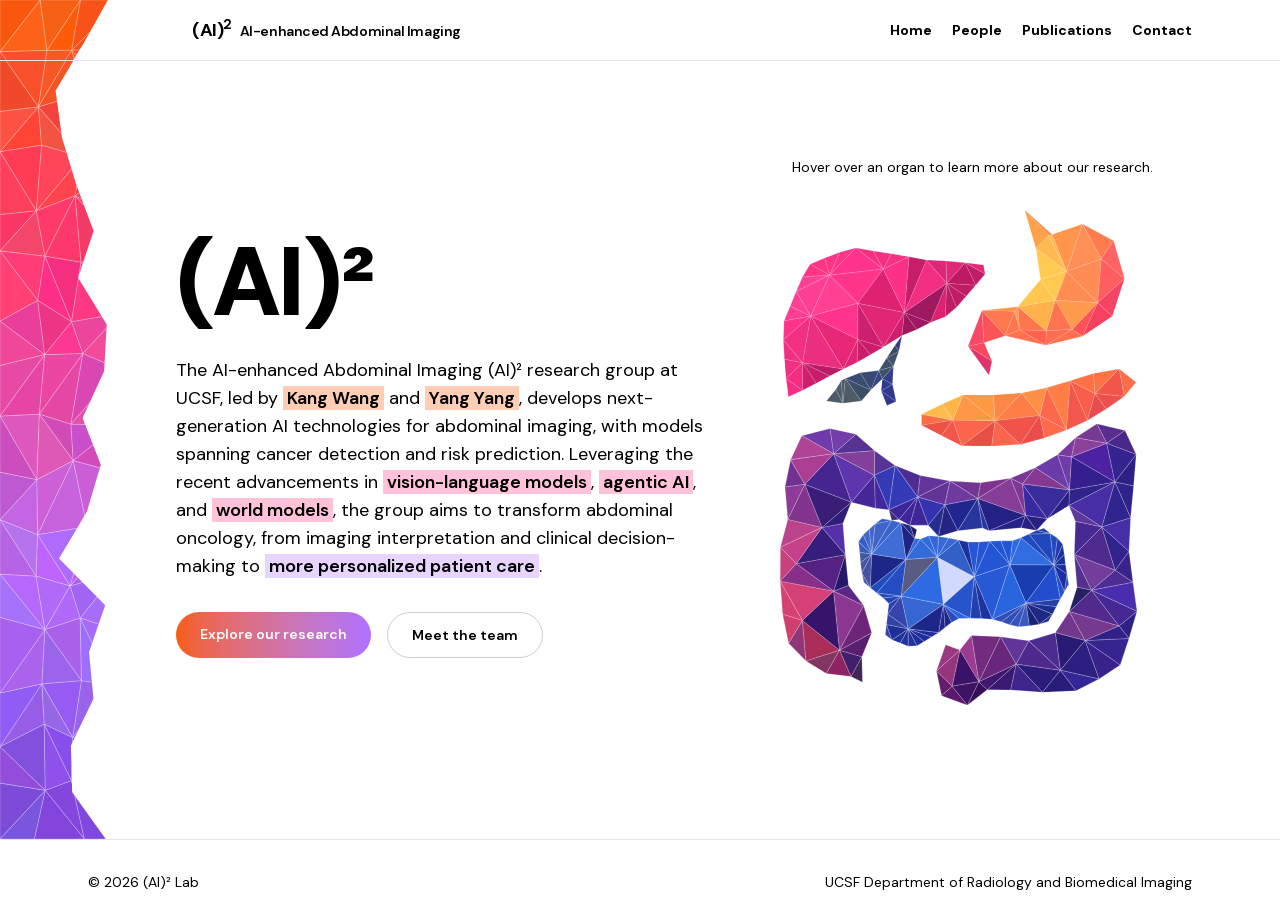
<file: index.html>
<!DOCTYPE html><html lang="en" class="dm_sans_d89fb377-module__B_rulq__variable h-full antialiased"><head><meta charSet="utf-8"/><meta name="viewport" content="width=device-width, initial-scale=1"/><link rel="preload" href="/_next/static/media/5c285b27cdda1fe8-s.p.2_mbdogr7ni8i.woff2" as="font" crossorigin="" type="font/woff2"/><link rel="preload" href="/organs/svg/liver.svg" as="image"/><link rel="preload" href="/organs/svg/stomach.svg" as="image"/><link rel="preload" href="/organs/svg/intestine.svg" as="image"/><link rel="preload" href="/organs/svg/pancreas.svg" as="image"/><link rel="stylesheet" href="/_next/static/chunks/2b0lax45k9ifm.css" data-precedence="next"/><link rel="preload" as="script" fetchPriority="low" href="/_next/static/chunks/310vm2bl3xxpt.js"/><script src="/_next/static/chunks/19mx3mg6lkumu.js" async=""></script><script src="/_next/static/chunks/3e4keds9ktjdu.js" async=""></script><script src="/_next/static/chunks/3n-p115s5-d7c.js" async=""></script><script src="/_next/static/chunks/turbopack-3h2g5yokr409k.js" async=""></script><script src="/_next/static/chunks/1mpnoxox0-4cg.js" async="" crossorigin=""></script><title>(AI)² Lab — AI-enhanced Abdominal Imaging</title><meta name="description" content="The AI-enhanced Abdominal Imaging (AI)² research group at UCSF, led by Kang Wang and Yang Yang, develops next-generation AI technologies for abdominal imaging. Leveraging the recent advancements in vision-language models, agentic AI, and world models, the group aims to transform abdominal oncology, from imaging interpretation and clinical decision-making to more personalized patient care."/><link rel="icon" href="/favicon.ico?favicon.2vob68tjqpejf.ico" sizes="256x256" type="image/x-icon"/><meta name="next-size-adjust" content=""/><script src="/_next/static/chunks/0cz1d0mv5g_q7.js" noModule=""></script></head><body class="min-h-full flex flex-col"><div hidden=""><!--$--><!--/$--></div><header class="relative sticky top-0 z-50 overflow-hidden border-b border-ink/10 bg-paper"><svg viewBox="0 0 140 64" preserveAspectRatio="none" aria-hidden="true" class="pointer-events-none absolute inset-y-0 left-0 h-full w-40"><defs><clipPath id="edge-clip-0"><path><animate attributeName="d" values="M0,0 L92.7,0 L37.9,46.9 L51.2,93.8 L45.3,140.7 L88.2,187.6 L67.1,234.4 L56.1,281.3 L97.4,328.2 L87,375.1 L100,422 L94.1,468.9 L106.3,515.8 L46.6,562.7 L92.7,609.6 L81.4,656.4 L112.9,703.3 L79.1,750.2 L42.2,797.1 L112.4,844 L0,844 Z;M0,0 L96.5,0 L117.5,46.9 L45.4,93.8 L65.6,140.7 L39,187.6 L100.8,234.4 L83.9,281.3 L88.2,328.2 L96.3,375.1 L36.8,422 L80.7,468.9 L37.3,515.8 L58.1,562.7 L91.2,609.6 L73.4,656.4 L42,703.3 L40.2,750.2 L90,797.1 L67,844 L0,844 Z;M0,0 L91.7,0 L71.5,46.9 L69.8,93.8 L114.2,140.7 L88.4,187.6 L46.7,234.4 L99.4,281.3 L116.8,328.2 L107.9,375.1 L115.2,422 L46.3,468.9 L118.8,515.8 L86.5,562.7 L54.4,609.6 L106.4,656.4 L61,703.3 L93.2,750.2 L106.1,797.1 L52.8,844 L0,844 Z;M0,0 L58.8,0 L54.5,46.9 L87.5,93.8 L77.7,140.7 L108.3,187.6 L52.4,234.4 L76.7,281.3 L51.6,328.2 L45.3,375.1 L54.3,422 L85.2,468.9 L92.8,515.8 L66.1,562.7 L87.9,609.6 L98,656.4 L102.2,703.3 L115.7,750.2 L99.8,797.1 L85.9,844 L0,844 Z;M0,0 L92.6,0 L101.8,46.9 L103.1,93.8 L81.5,140.7 L43.6,187.6 L55.4,234.4 L98.6,281.3 L78.2,328.2 L49,375.1 L60.1,422 L102.3,468.9 L95.5,515.8 L38.8,562.7 L96.4,609.6 L73.2,656.4 L96.7,703.3 L73.1,750.2 L108.4,797.1 L81.7,844 L0,844 Z;M0,0 L42.4,0 L69,46.9 L101.9,93.8 L81,140.7 L60,187.6 L51.8,234.4 L94.6,281.3 L104.2,328.2 L75.5,375.1 L70.3,422 L45.1,468.9 L105.8,515.8 L108.3,562.7 L102.4,609.6 L42.7,656.4 L88.9,703.3 L60.7,750.2 L116.2,797.1 L42.5,844 L0,844 Z;M0,0 L92.7,0 L37.9,46.9 L51.2,93.8 L45.3,140.7 L88.2,187.6 L67.1,234.4 L56.1,281.3 L97.4,328.2 L87,375.1 L100,422 L94.1,468.9 L106.3,515.8 L46.6,562.7 L92.7,609.6 L81.4,656.4 L112.9,703.3 L79.1,750.2 L42.2,797.1 L112.4,844 L0,844 Z" dur="18s" repeatCount="indefinite"></animate></path></clipPath></defs><g clip-path="url(#edge-clip-0)"><polygon points="0,0 35.2,0 0,55.1" fill="#f9570d" stroke="white" stroke-opacity="0.4" stroke-width="0.5"></polygon><polygon points="35.2,0 41.1,53.8 0,55.1" fill="#fe6218" stroke="white" stroke-opacity="0.4" stroke-width="0.5"></polygon><polygon points="35.2,0 70.5,0 41.1,53.8" fill="#f66014" stroke="white" stroke-opacity="0.4" stroke-width="0.5"></polygon><polygon points="70.5,0 62.7,53.6 41.1,53.8" fill="#fc5c09" stroke="white" stroke-opacity="0.4" stroke-width="0.5"></polygon><polygon points="70.5,0 106.9,0 62.7,53.6" fill="#f75319" stroke="white" stroke-opacity="0.4" stroke-width="0.5"></polygon><polygon points="106.9,0 106.9,51.4 62.7,53.6" fill="#ef511c" stroke="white" stroke-opacity="0.4" stroke-width="0.5"></polygon><polygon points="106.9,0 140,0 140,52.2" fill="#fc601b" stroke="white" stroke-opacity="0.4" stroke-width="0.5"></polygon><polygon points="106.9,0 140,52.2 106.9,51.4" fill="#ff510c" stroke="white" stroke-opacity="0.4" stroke-width="0.5"></polygon><polygon points="0,55.1 41.1,53.8 33.6,110" fill="#f7502a" stroke="white" stroke-opacity="0.4" stroke-width="0.5"></polygon><polygon points="0,55.1 33.6,110 0,114.6" fill="#f04929" stroke="white" stroke-opacity="0.4" stroke-width="0.5"></polygon><polygon points="41.1,53.8 62.7,53.6 33.6,110" fill="#f75825" stroke="white" stroke-opacity="0.4" stroke-width="0.5"></polygon><polygon points="62.7,53.6 73.2,96.6 33.6,110" fill="#f55524" stroke="white" stroke-opacity="0.4" stroke-width="0.5"></polygon><polygon points="62.7,53.6 106.9,51.4 99.4,99.6" fill="#f45222" stroke="white" stroke-opacity="0.4" stroke-width="0.5"></polygon><polygon points="62.7,53.6 99.4,99.6 73.2,96.6" fill="#fc4f28" stroke="white" stroke-opacity="0.4" stroke-width="0.5"></polygon><polygon points="106.9,51.4 140,52.2 140,102.8" fill="#ef4b21" stroke="white" stroke-opacity="0.4" stroke-width="0.5"></polygon><polygon points="106.9,51.4 140,102.8 99.4,99.6" fill="#ff4c2e" stroke="white" stroke-opacity="0.4" stroke-width="0.5"></polygon><polygon points="0,114.6 33.6,110 0,155" fill="#fc5242" stroke="white" stroke-opacity="0.4" stroke-width="0.5"></polygon><polygon points="33.6,110 36.4,148.4 0,155" fill="#ff4435" stroke="white" stroke-opacity="0.4" stroke-width="0.5"></polygon><polygon points="33.6,110 73.2,96.6 71.7,160.3" fill="#f4433c" stroke="white" stroke-opacity="0.4" stroke-width="0.5"></polygon><polygon points="33.6,110 71.7,160.3 36.4,148.4" fill="#f25342" stroke="white" stroke-opacity="0.4" stroke-width="0.5"></polygon><polygon points="73.2,96.6 99.4,99.6 103.6,167.3" fill="#fb5142" stroke="white" stroke-opacity="0.4" stroke-width="0.5"></polygon><polygon points="73.2,96.6 103.6,167.3 71.7,160.3" fill="#f75138" stroke="white" stroke-opacity="0.4" stroke-width="0.5"></polygon><polygon points="99.4,99.6 140,102.8 103.6,167.3" fill="#f24e34" stroke="white" stroke-opacity="0.4" stroke-width="0.5"></polygon><polygon points="140,102.8 140,166.3 103.6,167.3" fill="#fb5545" stroke="white" stroke-opacity="0.4" stroke-width="0.5"></polygon><polygon points="0,155 36.4,148.4 31.8,214.2" fill="#ff3c54" stroke="white" stroke-opacity="0.4" stroke-width="0.5"></polygon><polygon points="0,155 31.8,214.2 0,218.1" fill="#ff405d" stroke="white" stroke-opacity="0.4" stroke-width="0.5"></polygon><polygon points="36.4,148.4 71.7,160.3 31.8,214.2" fill="#ff4557" stroke="white" stroke-opacity="0.4" stroke-width="0.5"></polygon><polygon points="71.7,160.3 65.7,199.3 31.8,214.2" fill="#ff444e" stroke="white" stroke-opacity="0.4" stroke-width="0.5"></polygon><polygon points="71.7,160.3 103.6,167.3 65.7,199.3" fill="#f33d4e" stroke="white" stroke-opacity="0.4" stroke-width="0.5"></polygon><polygon points="103.6,167.3 109.2,223.6 65.7,199.3" fill="#f34c57" stroke="white" stroke-opacity="0.4" stroke-width="0.5"></polygon><polygon points="103.6,167.3 140,166.3 140,205.6" fill="#f54d4b" stroke="white" stroke-opacity="0.4" stroke-width="0.5"></polygon><polygon points="103.6,167.3 140,205.6 109.2,223.6" fill="#ff404b" stroke="white" stroke-opacity="0.4" stroke-width="0.5"></polygon><polygon points="0,218.1 31.8,214.2 0,254.4" fill="#f93666" stroke="white" stroke-opacity="0.4" stroke-width="0.5"></polygon><polygon points="31.8,214.2 39.3,259.7 0,254.4" fill="#f4456b" stroke="white" stroke-opacity="0.4" stroke-width="0.5"></polygon><polygon points="31.8,214.2 65.7,199.3 39.3,259.7" fill="#ff3a6b" stroke="white" stroke-opacity="0.4" stroke-width="0.5"></polygon><polygon points="65.7,199.3 70.9,265.8 39.3,259.7" fill="#fd386a" stroke="white" stroke-opacity="0.4" stroke-width="0.5"></polygon><polygon points="65.7,199.3 109.2,223.6 111,254.3" fill="#f83f62" stroke="white" stroke-opacity="0.4" stroke-width="0.5"></polygon><polygon points="65.7,199.3 111,254.3 70.9,265.8" fill="#f43a67" stroke="white" stroke-opacity="0.4" stroke-width="0.5"></polygon><polygon points="109.2,223.6 140,205.6 111,254.3" fill="#f44166" stroke="white" stroke-opacity="0.4" stroke-width="0.5"></polygon><polygon points="140,205.6 140,273 111,254.3" fill="#f63b73" stroke="white" stroke-opacity="0.4" stroke-width="0.5"></polygon><polygon points="0,254.4 39.3,259.7 33,304" fill="#ff3c77" stroke="white" stroke-opacity="0.4" stroke-width="0.5"></polygon><polygon points="0,254.4 33,304 0,324.9" fill="#ff4176" stroke="white" stroke-opacity="0.4" stroke-width="0.5"></polygon><polygon points="39.3,259.7 70.9,265.8 62.6,325.5" fill="#f52f7f" stroke="white" stroke-opacity="0.4" stroke-width="0.5"></polygon><polygon points="39.3,259.7 62.6,325.5 33,304" fill="#ff2e87" stroke="white" stroke-opacity="0.4" stroke-width="0.5"></polygon><polygon points="70.9,265.8 111,254.3 105,317.2" fill="#f63e7c" stroke="white" stroke-opacity="0.4" stroke-width="0.5"></polygon><polygon points="70.9,265.8 105,317.2 62.6,325.5" fill="#ff3884" stroke="white" stroke-opacity="0.4" stroke-width="0.5"></polygon><polygon points="111,254.3 140,273 140,310.4" fill="#fc3277" stroke="white" stroke-opacity="0.4" stroke-width="0.5"></polygon><polygon points="111,254.3 140,310.4 105,317.2" fill="#ff3c72" stroke="white" stroke-opacity="0.4" stroke-width="0.5"></polygon><polygon points="0,324.9 33,304 39.1,358.4" fill="#e93e99" stroke="white" stroke-opacity="0.4" stroke-width="0.5"></polygon><polygon points="0,324.9 39.1,358.4 0,369.3" fill="#f04899" stroke="white" stroke-opacity="0.4" stroke-width="0.5"></polygon><polygon points="33,304 62.6,325.5 39.1,358.4" fill="#ec3685" stroke="white" stroke-opacity="0.4" stroke-width="0.5"></polygon><polygon points="62.6,325.5 72.5,357.3 39.1,358.4" fill="#fd3892" stroke="white" stroke-opacity="0.4" stroke-width="0.5"></polygon><polygon points="62.6,325.5 105,317.2 72.5,357.3" fill="#eb459c" stroke="white" stroke-opacity="0.4" stroke-width="0.5"></polygon><polygon points="105,317.2 104,372.8 72.5,357.3" fill="#f14a98" stroke="white" stroke-opacity="0.4" stroke-width="0.5"></polygon><polygon points="105,317.2 140,310.4 140,382" fill="#f03e93" stroke="white" stroke-opacity="0.4" stroke-width="0.5"></polygon><polygon points="105,317.2 140,382 104,372.8" fill="#f73998" stroke="white" stroke-opacity="0.4" stroke-width="0.5"></polygon><polygon points="0,369.3 39.1,358.4 0,420.1" fill="#e74aa4" stroke="white" stroke-opacity="0.4" stroke-width="0.5"></polygon><polygon points="39.1,358.4 34.4,418.1 0,420.1" fill="#e745a6" stroke="white" stroke-opacity="0.4" stroke-width="0.5"></polygon><polygon points="39.1,358.4 72.5,357.3 34.4,418.1" fill="#eb47a2" stroke="white" stroke-opacity="0.4" stroke-width="0.5"></polygon><polygon points="72.5,357.3 62.1,428.2 34.4,418.1" fill="#e548a4" stroke="white" stroke-opacity="0.4" stroke-width="0.5"></polygon><polygon points="72.5,357.3 104,372.8 62.1,428.2" fill="#db47b2" stroke="white" stroke-opacity="0.4" stroke-width="0.5"></polygon><polygon points="104,372.8 103.6,428.8 62.1,428.2" fill="#e251a7" stroke="white" stroke-opacity="0.4" stroke-width="0.5"></polygon><polygon points="104,372.8 140,382 103.6,428.8" fill="#e540a8" stroke="white" stroke-opacity="0.4" stroke-width="0.5"></polygon><polygon points="140,382 140,416.7 103.6,428.8" fill="#e44faf" stroke="white" stroke-opacity="0.4" stroke-width="0.5"></polygon><polygon points="0,420.1 34.4,418.1 32.3,483.8" fill="#dd57bd" stroke="white" stroke-opacity="0.4" stroke-width="0.5"></polygon><polygon points="0,420.1 32.3,483.8 0,476.2" fill="#cc4dbe" stroke="white" stroke-opacity="0.4" stroke-width="0.5"></polygon><polygon points="34.4,418.1 62.1,428.2 64.1,464.7" fill="#d04bb6" stroke="white" stroke-opacity="0.4" stroke-width="0.5"></polygon><polygon points="34.4,418.1 64.1,464.7 32.3,483.8" fill="#de58b5" stroke="white" stroke-opacity="0.4" stroke-width="0.5"></polygon><polygon points="62.1,428.2 103.6,428.8 64.1,464.7" fill="#ca4fca" stroke="white" stroke-opacity="0.4" stroke-width="0.5"></polygon><polygon points="103.6,428.8 107.3,478 64.1,464.7" fill="#d34bbb" stroke="white" stroke-opacity="0.4" stroke-width="0.5"></polygon><polygon points="103.6,428.8 140,416.7 107.3,478" fill="#d354b7" stroke="white" stroke-opacity="0.4" stroke-width="0.5"></polygon><polygon points="140,416.7 140,464.9 107.3,478" fill="#dd5cbc" stroke="white" stroke-opacity="0.4" stroke-width="0.5"></polygon><polygon points="0,476.2 32.3,483.8 0,524" fill="#be59d2" stroke="white" stroke-opacity="0.4" stroke-width="0.5"></polygon><polygon points="32.3,483.8 32.9,539 0,524" fill="#c465e1" stroke="white" stroke-opacity="0.4" stroke-width="0.5"></polygon><polygon points="32.3,483.8 64.1,464.7 32.9,539" fill="#cd5fd7" stroke="white" stroke-opacity="0.4" stroke-width="0.5"></polygon><polygon points="64.1,464.7 76.2,530.9 32.9,539" fill="#c863de" stroke="white" stroke-opacity="0.4" stroke-width="0.5"></polygon><polygon points="64.1,464.7 107.3,478 76.2,530.9" fill="#cb5ed7" stroke="white" stroke-opacity="0.4" stroke-width="0.5"></polygon><polygon points="107.3,478 103.4,538.5 76.2,530.9" fill="#c668d5" stroke="white" stroke-opacity="0.4" stroke-width="0.5"></polygon><polygon points="107.3,478 140,464.9 140,529.8" fill="#be62d2" stroke="white" stroke-opacity="0.4" stroke-width="0.5"></polygon><polygon points="107.3,478 140,529.8 103.4,538.5" fill="#c959e0" stroke="white" stroke-opacity="0.4" stroke-width="0.5"></polygon><polygon points="0,524 32.9,539 31.6,580.6" fill="#b472ed" stroke="white" stroke-opacity="0.4" stroke-width="0.5"></polygon><polygon points="0,524 31.6,580.6 0,578.5" fill="#b763e5" stroke="white" stroke-opacity="0.4" stroke-width="0.5"></polygon><polygon points="32.9,539 76.2,530.9 61.4,590.3" fill="#af6bfb" stroke="white" stroke-opacity="0.4" stroke-width="0.5"></polygon><polygon points="32.9,539 61.4,590.3 31.6,580.6" fill="#be64fc" stroke="white" stroke-opacity="0.4" stroke-width="0.5"></polygon><polygon points="76.2,530.9 103.4,538.5 61.4,590.3" fill="#bb66ec" stroke="white" stroke-opacity="0.4" stroke-width="0.5"></polygon><polygon points="103.4,538.5 101.5,577.8 61.4,590.3" fill="#b15feb" stroke="white" stroke-opacity="0.4" stroke-width="0.5"></polygon><polygon points="103.4,538.5 140,529.8 101.5,577.8" fill="#b56bef" stroke="white" stroke-opacity="0.4" stroke-width="0.5"></polygon><polygon points="140,529.8 140,570.3 101.5,577.8" fill="#b469f2" stroke="white" stroke-opacity="0.4" stroke-width="0.5"></polygon><polygon points="0,578.5 31.6,580.6 39.3,634.2" fill="#b568fb" stroke="white" stroke-opacity="0.4" stroke-width="0.5"></polygon><polygon points="0,578.5 39.3,634.2 0,621.9" fill="#a572f9" stroke="white" stroke-opacity="0.4" stroke-width="0.5"></polygon><polygon points="31.6,580.6 61.4,590.3 39.3,634.2" fill="#b16af7" stroke="white" stroke-opacity="0.4" stroke-width="0.5"></polygon><polygon points="61.4,590.3 70.2,622.5 39.3,634.2" fill="#b168f8" stroke="white" stroke-opacity="0.4" stroke-width="0.5"></polygon><polygon points="61.4,590.3 101.5,577.8 70.2,622.5" fill="#a164f3" stroke="white" stroke-opacity="0.4" stroke-width="0.5"></polygon><polygon points="101.5,577.8 106,636.2 70.2,622.5" fill="#a86df8" stroke="white" stroke-opacity="0.4" stroke-width="0.5"></polygon><polygon points="101.5,577.8 140,570.3 140,643.1" fill="#b071f8" stroke="white" stroke-opacity="0.4" stroke-width="0.5"></polygon><polygon points="101.5,577.8 140,643.1 106,636.2" fill="#af6bff" stroke="white" stroke-opacity="0.4" stroke-width="0.5"></polygon><polygon points="0,621.9 39.3,634.2 0,697.9" fill="#a860f0" stroke="white" stroke-opacity="0.4" stroke-width="0.5"></polygon><polygon points="39.3,634.2 36.7,688.5 0,697.9" fill="#ab62ed" stroke="white" stroke-opacity="0.4" stroke-width="0.5"></polygon><polygon points="39.3,634.2 70.2,622.5 71.3,685.4" fill="#a961eb" stroke="white" stroke-opacity="0.4" stroke-width="0.5"></polygon><polygon points="39.3,634.2 71.3,685.4 36.7,688.5" fill="#9a65eb" stroke="white" stroke-opacity="0.4" stroke-width="0.5"></polygon><polygon points="70.2,622.5 106,636.2 97.9,689.8" fill="#a66af6" stroke="white" stroke-opacity="0.4" stroke-width="0.5"></polygon><polygon points="70.2,622.5 97.9,689.8 71.3,685.4" fill="#9c6fff" stroke="white" stroke-opacity="0.4" stroke-width="0.5"></polygon><polygon points="106,636.2 140,643.1 140,689.7" fill="#9962f0" stroke="white" stroke-opacity="0.4" stroke-width="0.5"></polygon><polygon points="106,636.2 140,689.7 97.9,689.8" fill="#a16bfd" stroke="white" stroke-opacity="0.4" stroke-width="0.5"></polygon><polygon points="0,697.9 36.7,688.5 0,751.6" fill="#915bf6" stroke="white" stroke-opacity="0.4" stroke-width="0.5"></polygon><polygon points="36.7,688.5 38.7,728.9 0,751.6" fill="#985de6" stroke="white" stroke-opacity="0.4" stroke-width="0.5"></polygon><polygon points="36.7,688.5 71.3,685.4 63.7,742.4" fill="#975bf4" stroke="white" stroke-opacity="0.4" stroke-width="0.5"></polygon><polygon points="36.7,688.5 63.7,742.4 38.7,728.9" fill="#9566e5" stroke="white" stroke-opacity="0.4" stroke-width="0.5"></polygon><polygon points="71.3,685.4 97.9,689.8 63.7,742.4" fill="#9964ea" stroke="white" stroke-opacity="0.4" stroke-width="0.5"></polygon><polygon points="97.9,689.8 113.3,734.4 63.7,742.4" fill="#9255ea" stroke="white" stroke-opacity="0.4" stroke-width="0.5"></polygon><polygon points="97.9,689.8 140,689.7 140,749.7" fill="#9c58ea" stroke="white" stroke-opacity="0.4" stroke-width="0.5"></polygon><polygon points="97.9,689.8 140,749.7 113.3,734.4" fill="#935bea" stroke="white" stroke-opacity="0.4" stroke-width="0.5"></polygon><polygon points="0,751.6 38.7,728.9 39.6,795.3" fill="#8151de" stroke="white" stroke-opacity="0.4" stroke-width="0.5"></polygon><polygon points="0,751.6 39.6,795.3 0,788" fill="#924eda" stroke="white" stroke-opacity="0.4" stroke-width="0.5"></polygon><polygon points="38.7,728.9 63.7,742.4 62.5,785.6" fill="#874ded" stroke="white" stroke-opacity="0.4" stroke-width="0.5"></polygon><polygon points="38.7,728.9 62.5,785.6 39.6,795.3" fill="#9050eb" stroke="white" stroke-opacity="0.4" stroke-width="0.5"></polygon><polygon points="63.7,742.4 113.3,734.4 62.5,785.6" fill="#824fdb" stroke="white" stroke-opacity="0.4" stroke-width="0.5"></polygon><polygon points="113.3,734.4 107.9,791 62.5,785.6" fill="#815eec" stroke="white" stroke-opacity="0.4" stroke-width="0.5"></polygon><polygon points="113.3,734.4 140,749.7 140,794.6" fill="#8e58ea" stroke="white" stroke-opacity="0.4" stroke-width="0.5"></polygon><polygon points="113.3,734.4 140,794.6 107.9,791" fill="#864de3" stroke="white" stroke-opacity="0.4" stroke-width="0.5"></polygon><polygon points="0,788 39.6,795.3 0,844" fill="#7c4cd9" stroke="white" stroke-opacity="0.4" stroke-width="0.5"></polygon><polygon points="39.6,795.3 30.2,844 0,844" fill="#7956dd" stroke="white" stroke-opacity="0.4" stroke-width="0.5"></polygon><polygon points="39.6,795.3 62.5,785.6 73.8,844" fill="#8446dd" stroke="white" stroke-opacity="0.4" stroke-width="0.5"></polygon><polygon points="39.6,795.3 73.8,844 30.2,844" fill="#8344db" stroke="white" stroke-opacity="0.4" stroke-width="0.5"></polygon><polygon points="62.5,785.6 107.9,791 101.8,844" fill="#874ce0" stroke="white" stroke-opacity="0.4" stroke-width="0.5"></polygon><polygon points="62.5,785.6 101.8,844 73.8,844" fill="#7f49df" stroke="white" stroke-opacity="0.4" stroke-width="0.5"></polygon><polygon points="107.9,791 140,794.6 140,844" fill="#7a46da" stroke="white" stroke-opacity="0.4" stroke-width="0.5"></polygon><polygon points="107.9,791 140,844 101.8,844" fill="#7f4ae2" stroke="white" stroke-opacity="0.4" stroke-width="0.5"></polygon></g></svg><nav class="relative mx-auto flex max-w-6xl items-center justify-between px-6 py-4 lg:pl-32"><a class="text-lg font-bold tracking-tight text-ink" href="/">(AI)<sup class="text-sm">2</sup><span class="ml-2 hidden text-sm font-semibold text-ink sm:inline">AI-enhanced Abdominal Imaging</span></a><ul class="flex gap-5 text-sm font-bold"><li><a class="text-ink transition hover:text-ink/70" href="/">Home</a></li><li><a class="text-ink transition hover:text-ink/70" href="/people">People</a></li><li><a class="text-ink transition hover:text-ink/70" href="/publications">Publications</a></li><li><a class="text-ink transition hover:text-ink/70" href="/contact">Contact</a></li></ul></nav></header><main class="flex-1"><div><section class="relative overflow-hidden"><svg viewBox="0 64 140 780" preserveAspectRatio="none" aria-hidden="true" class="pointer-events-none absolute inset-y-0 left-0 hidden h-full w-40 lg:block"><defs><clipPath id="edge-clip-64"><path><animate attributeName="d" values="M0,0 L92.7,0 L37.9,46.9 L51.2,93.8 L45.3,140.7 L88.2,187.6 L67.1,234.4 L56.1,281.3 L97.4,328.2 L87,375.1 L100,422 L94.1,468.9 L106.3,515.8 L46.6,562.7 L92.7,609.6 L81.4,656.4 L112.9,703.3 L79.1,750.2 L42.2,797.1 L112.4,844 L0,844 Z;M0,0 L96.5,0 L117.5,46.9 L45.4,93.8 L65.6,140.7 L39,187.6 L100.8,234.4 L83.9,281.3 L88.2,328.2 L96.3,375.1 L36.8,422 L80.7,468.9 L37.3,515.8 L58.1,562.7 L91.2,609.6 L73.4,656.4 L42,703.3 L40.2,750.2 L90,797.1 L67,844 L0,844 Z;M0,0 L91.7,0 L71.5,46.9 L69.8,93.8 L114.2,140.7 L88.4,187.6 L46.7,234.4 L99.4,281.3 L116.8,328.2 L107.9,375.1 L115.2,422 L46.3,468.9 L118.8,515.8 L86.5,562.7 L54.4,609.6 L106.4,656.4 L61,703.3 L93.2,750.2 L106.1,797.1 L52.8,844 L0,844 Z;M0,0 L58.8,0 L54.5,46.9 L87.5,93.8 L77.7,140.7 L108.3,187.6 L52.4,234.4 L76.7,281.3 L51.6,328.2 L45.3,375.1 L54.3,422 L85.2,468.9 L92.8,515.8 L66.1,562.7 L87.9,609.6 L98,656.4 L102.2,703.3 L115.7,750.2 L99.8,797.1 L85.9,844 L0,844 Z;M0,0 L92.6,0 L101.8,46.9 L103.1,93.8 L81.5,140.7 L43.6,187.6 L55.4,234.4 L98.6,281.3 L78.2,328.2 L49,375.1 L60.1,422 L102.3,468.9 L95.5,515.8 L38.8,562.7 L96.4,609.6 L73.2,656.4 L96.7,703.3 L73.1,750.2 L108.4,797.1 L81.7,844 L0,844 Z;M0,0 L42.4,0 L69,46.9 L101.9,93.8 L81,140.7 L60,187.6 L51.8,234.4 L94.6,281.3 L104.2,328.2 L75.5,375.1 L70.3,422 L45.1,468.9 L105.8,515.8 L108.3,562.7 L102.4,609.6 L42.7,656.4 L88.9,703.3 L60.7,750.2 L116.2,797.1 L42.5,844 L0,844 Z;M0,0 L92.7,0 L37.9,46.9 L51.2,93.8 L45.3,140.7 L88.2,187.6 L67.1,234.4 L56.1,281.3 L97.4,328.2 L87,375.1 L100,422 L94.1,468.9 L106.3,515.8 L46.6,562.7 L92.7,609.6 L81.4,656.4 L112.9,703.3 L79.1,750.2 L42.2,797.1 L112.4,844 L0,844 Z" dur="18s" repeatCount="indefinite"></animate></path></clipPath></defs><g clip-path="url(#edge-clip-64)"><polygon points="0,0 35.2,0 0,55.1" fill="#f9570d" stroke="white" stroke-opacity="0.4" stroke-width="0.5"></polygon><polygon points="35.2,0 41.1,53.8 0,55.1" fill="#fe6218" stroke="white" stroke-opacity="0.4" stroke-width="0.5"></polygon><polygon points="35.2,0 70.5,0 41.1,53.8" fill="#f66014" stroke="white" stroke-opacity="0.4" stroke-width="0.5"></polygon><polygon points="70.5,0 62.7,53.6 41.1,53.8" fill="#fc5c09" stroke="white" stroke-opacity="0.4" stroke-width="0.5"></polygon><polygon points="70.5,0 106.9,0 62.7,53.6" fill="#f75319" stroke="white" stroke-opacity="0.4" stroke-width="0.5"></polygon><polygon points="106.9,0 106.9,51.4 62.7,53.6" fill="#ef511c" stroke="white" stroke-opacity="0.4" stroke-width="0.5"></polygon><polygon points="106.9,0 140,0 140,52.2" fill="#fc601b" stroke="white" stroke-opacity="0.4" stroke-width="0.5"></polygon><polygon points="106.9,0 140,52.2 106.9,51.4" fill="#ff510c" stroke="white" stroke-opacity="0.4" stroke-width="0.5"></polygon><polygon points="0,55.1 41.1,53.8 33.6,110" fill="#f7502a" stroke="white" stroke-opacity="0.4" stroke-width="0.5"></polygon><polygon points="0,55.1 33.6,110 0,114.6" fill="#f04929" stroke="white" stroke-opacity="0.4" stroke-width="0.5"></polygon><polygon points="41.1,53.8 62.7,53.6 33.6,110" fill="#f75825" stroke="white" stroke-opacity="0.4" stroke-width="0.5"></polygon><polygon points="62.7,53.6 73.2,96.6 33.6,110" fill="#f55524" stroke="white" stroke-opacity="0.4" stroke-width="0.5"></polygon><polygon points="62.7,53.6 106.9,51.4 99.4,99.6" fill="#f45222" stroke="white" stroke-opacity="0.4" stroke-width="0.5"></polygon><polygon points="62.7,53.6 99.4,99.6 73.2,96.6" fill="#fc4f28" stroke="white" stroke-opacity="0.4" stroke-width="0.5"></polygon><polygon points="106.9,51.4 140,52.2 140,102.8" fill="#ef4b21" stroke="white" stroke-opacity="0.4" stroke-width="0.5"></polygon><polygon points="106.9,51.4 140,102.8 99.4,99.6" fill="#ff4c2e" stroke="white" stroke-opacity="0.4" stroke-width="0.5"></polygon><polygon points="0,114.6 33.6,110 0,155" fill="#fc5242" stroke="white" stroke-opacity="0.4" stroke-width="0.5"></polygon><polygon points="33.6,110 36.4,148.4 0,155" fill="#ff4435" stroke="white" stroke-opacity="0.4" stroke-width="0.5"></polygon><polygon points="33.6,110 73.2,96.6 71.7,160.3" fill="#f4433c" stroke="white" stroke-opacity="0.4" stroke-width="0.5"></polygon><polygon points="33.6,110 71.7,160.3 36.4,148.4" fill="#f25342" stroke="white" stroke-opacity="0.4" stroke-width="0.5"></polygon><polygon points="73.2,96.6 99.4,99.6 103.6,167.3" fill="#fb5142" stroke="white" stroke-opacity="0.4" stroke-width="0.5"></polygon><polygon points="73.2,96.6 103.6,167.3 71.7,160.3" fill="#f75138" stroke="white" stroke-opacity="0.4" stroke-width="0.5"></polygon><polygon points="99.4,99.6 140,102.8 103.6,167.3" fill="#f24e34" stroke="white" stroke-opacity="0.4" stroke-width="0.5"></polygon><polygon points="140,102.8 140,166.3 103.6,167.3" fill="#fb5545" stroke="white" stroke-opacity="0.4" stroke-width="0.5"></polygon><polygon points="0,155 36.4,148.4 31.8,214.2" fill="#ff3c54" stroke="white" stroke-opacity="0.4" stroke-width="0.5"></polygon><polygon points="0,155 31.8,214.2 0,218.1" fill="#ff405d" stroke="white" stroke-opacity="0.4" stroke-width="0.5"></polygon><polygon points="36.4,148.4 71.7,160.3 31.8,214.2" fill="#ff4557" stroke="white" stroke-opacity="0.4" stroke-width="0.5"></polygon><polygon points="71.7,160.3 65.7,199.3 31.8,214.2" fill="#ff444e" stroke="white" stroke-opacity="0.4" stroke-width="0.5"></polygon><polygon points="71.7,160.3 103.6,167.3 65.7,199.3" fill="#f33d4e" stroke="white" stroke-opacity="0.4" stroke-width="0.5"></polygon><polygon points="103.6,167.3 109.2,223.6 65.7,199.3" fill="#f34c57" stroke="white" stroke-opacity="0.4" stroke-width="0.5"></polygon><polygon points="103.6,167.3 140,166.3 140,205.6" fill="#f54d4b" stroke="white" stroke-opacity="0.4" stroke-width="0.5"></polygon><polygon points="103.6,167.3 140,205.6 109.2,223.6" fill="#ff404b" stroke="white" stroke-opacity="0.4" stroke-width="0.5"></polygon><polygon points="0,218.1 31.8,214.2 0,254.4" fill="#f93666" stroke="white" stroke-opacity="0.4" stroke-width="0.5"></polygon><polygon points="31.8,214.2 39.3,259.7 0,254.4" fill="#f4456b" stroke="white" stroke-opacity="0.4" stroke-width="0.5"></polygon><polygon points="31.8,214.2 65.7,199.3 39.3,259.7" fill="#ff3a6b" stroke="white" stroke-opacity="0.4" stroke-width="0.5"></polygon><polygon points="65.7,199.3 70.9,265.8 39.3,259.7" fill="#fd386a" stroke="white" stroke-opacity="0.4" stroke-width="0.5"></polygon><polygon points="65.7,199.3 109.2,223.6 111,254.3" fill="#f83f62" stroke="white" stroke-opacity="0.4" stroke-width="0.5"></polygon><polygon points="65.7,199.3 111,254.3 70.9,265.8" fill="#f43a67" stroke="white" stroke-opacity="0.4" stroke-width="0.5"></polygon><polygon points="109.2,223.6 140,205.6 111,254.3" fill="#f44166" stroke="white" stroke-opacity="0.4" stroke-width="0.5"></polygon><polygon points="140,205.6 140,273 111,254.3" fill="#f63b73" stroke="white" stroke-opacity="0.4" stroke-width="0.5"></polygon><polygon points="0,254.4 39.3,259.7 33,304" fill="#ff3c77" stroke="white" stroke-opacity="0.4" stroke-width="0.5"></polygon><polygon points="0,254.4 33,304 0,324.9" fill="#ff4176" stroke="white" stroke-opacity="0.4" stroke-width="0.5"></polygon><polygon points="39.3,259.7 70.9,265.8 62.6,325.5" fill="#f52f7f" stroke="white" stroke-opacity="0.4" stroke-width="0.5"></polygon><polygon points="39.3,259.7 62.6,325.5 33,304" fill="#ff2e87" stroke="white" stroke-opacity="0.4" stroke-width="0.5"></polygon><polygon points="70.9,265.8 111,254.3 105,317.2" fill="#f63e7c" stroke="white" stroke-opacity="0.4" stroke-width="0.5"></polygon><polygon points="70.9,265.8 105,317.2 62.6,325.5" fill="#ff3884" stroke="white" stroke-opacity="0.4" stroke-width="0.5"></polygon><polygon points="111,254.3 140,273 140,310.4" fill="#fc3277" stroke="white" stroke-opacity="0.4" stroke-width="0.5"></polygon><polygon points="111,254.3 140,310.4 105,317.2" fill="#ff3c72" stroke="white" stroke-opacity="0.4" stroke-width="0.5"></polygon><polygon points="0,324.9 33,304 39.1,358.4" fill="#e93e99" stroke="white" stroke-opacity="0.4" stroke-width="0.5"></polygon><polygon points="0,324.9 39.1,358.4 0,369.3" fill="#f04899" stroke="white" stroke-opacity="0.4" stroke-width="0.5"></polygon><polygon points="33,304 62.6,325.5 39.1,358.4" fill="#ec3685" stroke="white" stroke-opacity="0.4" stroke-width="0.5"></polygon><polygon points="62.6,325.5 72.5,357.3 39.1,358.4" fill="#fd3892" stroke="white" stroke-opacity="0.4" stroke-width="0.5"></polygon><polygon points="62.6,325.5 105,317.2 72.5,357.3" fill="#eb459c" stroke="white" stroke-opacity="0.4" stroke-width="0.5"></polygon><polygon points="105,317.2 104,372.8 72.5,357.3" fill="#f14a98" stroke="white" stroke-opacity="0.4" stroke-width="0.5"></polygon><polygon points="105,317.2 140,310.4 140,382" fill="#f03e93" stroke="white" stroke-opacity="0.4" stroke-width="0.5"></polygon><polygon points="105,317.2 140,382 104,372.8" fill="#f73998" stroke="white" stroke-opacity="0.4" stroke-width="0.5"></polygon><polygon points="0,369.3 39.1,358.4 0,420.1" fill="#e74aa4" stroke="white" stroke-opacity="0.4" stroke-width="0.5"></polygon><polygon points="39.1,358.4 34.4,418.1 0,420.1" fill="#e745a6" stroke="white" stroke-opacity="0.4" stroke-width="0.5"></polygon><polygon points="39.1,358.4 72.5,357.3 34.4,418.1" fill="#eb47a2" stroke="white" stroke-opacity="0.4" stroke-width="0.5"></polygon><polygon points="72.5,357.3 62.1,428.2 34.4,418.1" fill="#e548a4" stroke="white" stroke-opacity="0.4" stroke-width="0.5"></polygon><polygon points="72.5,357.3 104,372.8 62.1,428.2" fill="#db47b2" stroke="white" stroke-opacity="0.4" stroke-width="0.5"></polygon><polygon points="104,372.8 103.6,428.8 62.1,428.2" fill="#e251a7" stroke="white" stroke-opacity="0.4" stroke-width="0.5"></polygon><polygon points="104,372.8 140,382 103.6,428.8" fill="#e540a8" stroke="white" stroke-opacity="0.4" stroke-width="0.5"></polygon><polygon points="140,382 140,416.7 103.6,428.8" fill="#e44faf" stroke="white" stroke-opacity="0.4" stroke-width="0.5"></polygon><polygon points="0,420.1 34.4,418.1 32.3,483.8" fill="#dd57bd" stroke="white" stroke-opacity="0.4" stroke-width="0.5"></polygon><polygon points="0,420.1 32.3,483.8 0,476.2" fill="#cc4dbe" stroke="white" stroke-opacity="0.4" stroke-width="0.5"></polygon><polygon points="34.4,418.1 62.1,428.2 64.1,464.7" fill="#d04bb6" stroke="white" stroke-opacity="0.4" stroke-width="0.5"></polygon><polygon points="34.4,418.1 64.1,464.7 32.3,483.8" fill="#de58b5" stroke="white" stroke-opacity="0.4" stroke-width="0.5"></polygon><polygon points="62.1,428.2 103.6,428.8 64.1,464.7" fill="#ca4fca" stroke="white" stroke-opacity="0.4" stroke-width="0.5"></polygon><polygon points="103.6,428.8 107.3,478 64.1,464.7" fill="#d34bbb" stroke="white" stroke-opacity="0.4" stroke-width="0.5"></polygon><polygon points="103.6,428.8 140,416.7 107.3,478" fill="#d354b7" stroke="white" stroke-opacity="0.4" stroke-width="0.5"></polygon><polygon points="140,416.7 140,464.9 107.3,478" fill="#dd5cbc" stroke="white" stroke-opacity="0.4" stroke-width="0.5"></polygon><polygon points="0,476.2 32.3,483.8 0,524" fill="#be59d2" stroke="white" stroke-opacity="0.4" stroke-width="0.5"></polygon><polygon points="32.3,483.8 32.9,539 0,524" fill="#c465e1" stroke="white" stroke-opacity="0.4" stroke-width="0.5"></polygon><polygon points="32.3,483.8 64.1,464.7 32.9,539" fill="#cd5fd7" stroke="white" stroke-opacity="0.4" stroke-width="0.5"></polygon><polygon points="64.1,464.7 76.2,530.9 32.9,539" fill="#c863de" stroke="white" stroke-opacity="0.4" stroke-width="0.5"></polygon><polygon points="64.1,464.7 107.3,478 76.2,530.9" fill="#cb5ed7" stroke="white" stroke-opacity="0.4" stroke-width="0.5"></polygon><polygon points="107.3,478 103.4,538.5 76.2,530.9" fill="#c668d5" stroke="white" stroke-opacity="0.4" stroke-width="0.5"></polygon><polygon points="107.3,478 140,464.9 140,529.8" fill="#be62d2" stroke="white" stroke-opacity="0.4" stroke-width="0.5"></polygon><polygon points="107.3,478 140,529.8 103.4,538.5" fill="#c959e0" stroke="white" stroke-opacity="0.4" stroke-width="0.5"></polygon><polygon points="0,524 32.9,539 31.6,580.6" fill="#b472ed" stroke="white" stroke-opacity="0.4" stroke-width="0.5"></polygon><polygon points="0,524 31.6,580.6 0,578.5" fill="#b763e5" stroke="white" stroke-opacity="0.4" stroke-width="0.5"></polygon><polygon points="32.9,539 76.2,530.9 61.4,590.3" fill="#af6bfb" stroke="white" stroke-opacity="0.4" stroke-width="0.5"></polygon><polygon points="32.9,539 61.4,590.3 31.6,580.6" fill="#be64fc" stroke="white" stroke-opacity="0.4" stroke-width="0.5"></polygon><polygon points="76.2,530.9 103.4,538.5 61.4,590.3" fill="#bb66ec" stroke="white" stroke-opacity="0.4" stroke-width="0.5"></polygon><polygon points="103.4,538.5 101.5,577.8 61.4,590.3" fill="#b15feb" stroke="white" stroke-opacity="0.4" stroke-width="0.5"></polygon><polygon points="103.4,538.5 140,529.8 101.5,577.8" fill="#b56bef" stroke="white" stroke-opacity="0.4" stroke-width="0.5"></polygon><polygon points="140,529.8 140,570.3 101.5,577.8" fill="#b469f2" stroke="white" stroke-opacity="0.4" stroke-width="0.5"></polygon><polygon points="0,578.5 31.6,580.6 39.3,634.2" fill="#b568fb" stroke="white" stroke-opacity="0.4" stroke-width="0.5"></polygon><polygon points="0,578.5 39.3,634.2 0,621.9" fill="#a572f9" stroke="white" stroke-opacity="0.4" stroke-width="0.5"></polygon><polygon points="31.6,580.6 61.4,590.3 39.3,634.2" fill="#b16af7" stroke="white" stroke-opacity="0.4" stroke-width="0.5"></polygon><polygon points="61.4,590.3 70.2,622.5 39.3,634.2" fill="#b168f8" stroke="white" stroke-opacity="0.4" stroke-width="0.5"></polygon><polygon points="61.4,590.3 101.5,577.8 70.2,622.5" fill="#a164f3" stroke="white" stroke-opacity="0.4" stroke-width="0.5"></polygon><polygon points="101.5,577.8 106,636.2 70.2,622.5" fill="#a86df8" stroke="white" stroke-opacity="0.4" stroke-width="0.5"></polygon><polygon points="101.5,577.8 140,570.3 140,643.1" fill="#b071f8" stroke="white" stroke-opacity="0.4" stroke-width="0.5"></polygon><polygon points="101.5,577.8 140,643.1 106,636.2" fill="#af6bff" stroke="white" stroke-opacity="0.4" stroke-width="0.5"></polygon><polygon points="0,621.9 39.3,634.2 0,697.9" fill="#a860f0" stroke="white" stroke-opacity="0.4" stroke-width="0.5"></polygon><polygon points="39.3,634.2 36.7,688.5 0,697.9" fill="#ab62ed" stroke="white" stroke-opacity="0.4" stroke-width="0.5"></polygon><polygon points="39.3,634.2 70.2,622.5 71.3,685.4" fill="#a961eb" stroke="white" stroke-opacity="0.4" stroke-width="0.5"></polygon><polygon points="39.3,634.2 71.3,685.4 36.7,688.5" fill="#9a65eb" stroke="white" stroke-opacity="0.4" stroke-width="0.5"></polygon><polygon points="70.2,622.5 106,636.2 97.9,689.8" fill="#a66af6" stroke="white" stroke-opacity="0.4" stroke-width="0.5"></polygon><polygon points="70.2,622.5 97.9,689.8 71.3,685.4" fill="#9c6fff" stroke="white" stroke-opacity="0.4" stroke-width="0.5"></polygon><polygon points="106,636.2 140,643.1 140,689.7" fill="#9962f0" stroke="white" stroke-opacity="0.4" stroke-width="0.5"></polygon><polygon points="106,636.2 140,689.7 97.9,689.8" fill="#a16bfd" stroke="white" stroke-opacity="0.4" stroke-width="0.5"></polygon><polygon points="0,697.9 36.7,688.5 0,751.6" fill="#915bf6" stroke="white" stroke-opacity="0.4" stroke-width="0.5"></polygon><polygon points="36.7,688.5 38.7,728.9 0,751.6" fill="#985de6" stroke="white" stroke-opacity="0.4" stroke-width="0.5"></polygon><polygon points="36.7,688.5 71.3,685.4 63.7,742.4" fill="#975bf4" stroke="white" stroke-opacity="0.4" stroke-width="0.5"></polygon><polygon points="36.7,688.5 63.7,742.4 38.7,728.9" fill="#9566e5" stroke="white" stroke-opacity="0.4" stroke-width="0.5"></polygon><polygon points="71.3,685.4 97.9,689.8 63.7,742.4" fill="#9964ea" stroke="white" stroke-opacity="0.4" stroke-width="0.5"></polygon><polygon points="97.9,689.8 113.3,734.4 63.7,742.4" fill="#9255ea" stroke="white" stroke-opacity="0.4" stroke-width="0.5"></polygon><polygon points="97.9,689.8 140,689.7 140,749.7" fill="#9c58ea" stroke="white" stroke-opacity="0.4" stroke-width="0.5"></polygon><polygon points="97.9,689.8 140,749.7 113.3,734.4" fill="#935bea" stroke="white" stroke-opacity="0.4" stroke-width="0.5"></polygon><polygon points="0,751.6 38.7,728.9 39.6,795.3" fill="#8151de" stroke="white" stroke-opacity="0.4" stroke-width="0.5"></polygon><polygon points="0,751.6 39.6,795.3 0,788" fill="#924eda" stroke="white" stroke-opacity="0.4" stroke-width="0.5"></polygon><polygon points="38.7,728.9 63.7,742.4 62.5,785.6" fill="#874ded" stroke="white" stroke-opacity="0.4" stroke-width="0.5"></polygon><polygon points="38.7,728.9 62.5,785.6 39.6,795.3" fill="#9050eb" stroke="white" stroke-opacity="0.4" stroke-width="0.5"></polygon><polygon points="63.7,742.4 113.3,734.4 62.5,785.6" fill="#824fdb" stroke="white" stroke-opacity="0.4" stroke-width="0.5"></polygon><polygon points="113.3,734.4 107.9,791 62.5,785.6" fill="#815eec" stroke="white" stroke-opacity="0.4" stroke-width="0.5"></polygon><polygon points="113.3,734.4 140,749.7 140,794.6" fill="#8e58ea" stroke="white" stroke-opacity="0.4" stroke-width="0.5"></polygon><polygon points="113.3,734.4 140,794.6 107.9,791" fill="#864de3" stroke="white" stroke-opacity="0.4" stroke-width="0.5"></polygon><polygon points="0,788 39.6,795.3 0,844" fill="#7c4cd9" stroke="white" stroke-opacity="0.4" stroke-width="0.5"></polygon><polygon points="39.6,795.3 30.2,844 0,844" fill="#7956dd" stroke="white" stroke-opacity="0.4" stroke-width="0.5"></polygon><polygon points="39.6,795.3 62.5,785.6 73.8,844" fill="#8446dd" stroke="white" stroke-opacity="0.4" stroke-width="0.5"></polygon><polygon points="39.6,795.3 73.8,844 30.2,844" fill="#8344db" stroke="white" stroke-opacity="0.4" stroke-width="0.5"></polygon><polygon points="62.5,785.6 107.9,791 101.8,844" fill="#874ce0" stroke="white" stroke-opacity="0.4" stroke-width="0.5"></polygon><polygon points="62.5,785.6 101.8,844 73.8,844" fill="#7f49df" stroke="white" stroke-opacity="0.4" stroke-width="0.5"></polygon><polygon points="107.9,791 140,794.6 140,844" fill="#7a46da" stroke="white" stroke-opacity="0.4" stroke-width="0.5"></polygon><polygon points="107.9,791 140,844 101.8,844" fill="#7f4ae2" stroke="white" stroke-opacity="0.4" stroke-width="0.5"></polygon></g></svg><div class="relative mx-auto grid max-w-6xl gap-12 px-6 py-16 sm:py-24 lg:grid-cols-[1.2fr_1fr] lg:items-center lg:pl-28"><div><h1 class="text-[12vw] font-black leading-[0.85] tracking-tight sm:text-8xl lg:text-8xl">(AI)²</h1><p class="mt-8 max-w-2xl text-lg text-ink">The AI-enhanced Abdominal Imaging (AI)² research group at UCSF, led by<!-- --> <a href="#" class="bg-organ-orange/30 px-1 font-semibold text-ink">Kang Wang</a> <!-- -->and<!-- --> <a href="#" class="bg-organ-orange/30 px-1 font-semibold text-ink">Yang Yang</a>, develops next-generation AI technologies for abdominal imaging, with models spanning cancer detection and risk prediction. Leveraging the recent advancements in<!-- --> <span class="bg-organ-magenta/30 px-1 font-semibold text-ink">vision-language models</span>,<!-- --> <span class="bg-organ-magenta/30 px-1 font-semibold text-ink">agentic AI</span>, and<!-- --> <span class="bg-organ-magenta/30 px-1 font-semibold text-ink">world models</span>, the group aims to transform abdominal oncology, from imaging interpretation and clinical decision-making to<!-- --> <span class="bg-organ-purple/30 px-1 font-semibold text-ink">more personalized patient care</span>.</p><div class="mt-8 flex flex-wrap gap-4"><a class="rounded-full bg-gradient-to-r from-organ-orange to-organ-purple px-6 py-3 text-sm font-semibold text-white transition hover:opacity-90" href="/publications">Explore our research</a><a class="rounded-full border border-ink/20 px-6 py-3 text-sm font-semibold text-ink transition hover:border-ink/40" href="/people">Meet the team</a></div></div><div class="mx-auto w-full max-w-md"><p class="mb-4 text-center text-sm text-ink">Hover over an organ to learn more about our research.</p><div class="relative aspect-[4/5] w-full overflow-hidden"><a class="group absolute" style="top:9%;left:7%;width:47%;height:31%" href="/publications"><div class="relative h-full w-full"><img src="/organs/svg/liver.svg" alt="Liver" class="absolute inset-0 h-full w-full object-contain saturate-100 transition-[filter] duration-300 group-hover:saturate-150"/></div><span class="pointer-events-none absolute inset-x-2 bottom-2 z-50 rounded-lg bg-ink px-2 py-1.5 text-center text-[11px] font-semibold leading-snug text-paper opacity-0 transition-opacity duration-300 group-hover:opacity-100">Vision-Language HCC Indeterminate Lesion Tracking</span></a><div class="absolute cursor-default" style="top:3%;left:46%;width:42%;height:31%"><img src="/organs/svg/stomach.svg" alt="Stomach" class="absolute inset-0 h-full w-full object-contain"/></div><a class="group absolute" style="top:42%;left:6%;width:82%;height:51%" href="/publications"><div class="relative h-full w-full"><img src="/organs/svg/intestine.svg" alt="Small Intestine" class="absolute inset-0 h-full w-full object-contain saturate-100 transition-[filter] duration-300 group-hover:saturate-150"/></div><span class="pointer-events-none absolute inset-x-2 bottom-2 z-50 rounded-lg bg-ink px-2 py-1.5 text-center text-[11px] font-semibold leading-snug text-paper opacity-0 transition-opacity duration-300 group-hover:opacity-100">Vision-Language Metastatic Disease Evaluation in Colorectal Cancer</span></a><a class="group absolute" style="top:32%;left:33%;width:58%;height:14%" href="/publications"><div class="relative h-full w-full"><img src="/organs/svg/pancreas.svg" alt="Pancreas" class="absolute inset-0 h-full w-full object-contain saturate-100 transition-[filter] duration-300 group-hover:saturate-150"/></div><span class="pointer-events-none absolute inset-x-2 bottom-2 z-50 rounded-lg bg-ink px-2 py-1.5 text-center text-[11px] font-semibold leading-snug text-paper opacity-0 transition-opacity duration-300 group-hover:opacity-100">Multimodal Opportunistic Early PDAC Detection</span></a></div></div></div></section></div><!--$--><!--/$--></main><footer class="mt-auto border-t border-ink/10 bg-paper"><div class="mx-auto flex max-w-6xl flex-col gap-2 px-6 py-8 text-sm text-ink sm:flex-row sm:items-center sm:justify-between"><p>© <!-- -->2026<!-- --> (AI)² Lab</p><p>UCSF Department of Radiology and Biomedical Imaging</p></div></footer><script src="/_next/static/chunks/310vm2bl3xxpt.js" id="_R_" async=""></script><script>(self.__next_f=self.__next_f||[]).push([0])</script><script>self.__next_f.push([1,"1:\"$Sreact.fragment\"\n7e:I[68027,[\"/_next/static/chunks/1mpnoxox0-4cg.js\"],\"default\",1]\n:HL[\"/_next/static/chunks/2b0lax45k9ifm.css\",\"style\"]\n:HL[\"/_next/static/media/5c285b27cdda1fe8-s.p.2_mbdogr7ni8i.woff2\",\"font\",{\"crossOrigin\":\"\",\"type\":\"font/woff2\"}]\n2:T659,M0,0 L92.7,0 L37.9,46.9 L51.2,93.8 L45.3,140.7 L88.2,187.6 L67.1,234.4 L56.1,281.3 L97.4,328.2 L87,375.1 L100,422 L94.1,468.9 L106.3,515.8 L46.6,562.7 L92.7,609.6 L81.4,656.4 L112.9,703.3 L79.1,750.2 L42.2,797.1 L112.4,844 L0,844 Z;M0,0 L96.5,0 L117.5,46.9 L45.4,93.8 L65.6,140.7 L39,187.6 L100.8,234.4 L83.9,281.3 L88.2,328.2 L96.3,375.1 L36.8,422 L80.7,468.9 L37.3,515.8 L58.1,562.7 L91.2,609.6 L73.4,656.4 L42,703.3 L40.2,750.2 L90,797.1 L67,844 L0,844 Z;M0,0 L91.7,0 L71.5,46.9 L69.8,93.8 L114.2,140.7 L88.4,187.6 L46.7,234.4 L99.4,281.3 L116.8,328.2 L107.9,375.1 L115.2,422 L46.3,468.9 L118.8,515.8 L86.5,562.7 L54.4,609.6 L106.4,656.4 L61,703.3 L93.2,750.2 L106.1,797.1 L52.8,844 L0,844 Z;M0,0 L58.8,0 L54.5,46.9 L87.5,93.8 L77.7,140.7 L108.3,187.6 L52.4,234.4 L76.7,281.3 L51.6,328.2 L45.3,375.1 L54.3,422 L85.2,468.9 L92.8,515.8 L66.1,562.7 L87.9,609.6 L98,656.4 L102.2,703.3 L115.7,750.2 L99.8,797.1 L85.9,844 L0,844 Z;M0,0 L92.6,0 L101.8,46.9 L103.1,93.8 L81.5,140.7 L43.6,187.6 L55.4,234.4 L98.6,281.3 L78.2,328.2 L49,375.1 L60.1,422 L102.3,468.9 L95.5,515.8 L38.8,562.7 L96.4,609.6 L73.2,656.4 L96.7,703.3 L73.1,750.2 L108.4,797.1 L81.7,844 L0,844 Z;M0,0 L42.4,0 L69,46.9 L101.9,93.8 L81,140.7 L60,187.6 L51.8,234.4 L94.6,281.3 L104.2,328.2 L75.5,375.1 L70.3,422 L45.1,468.9 L105.8,515.8 L108.3,562.7 L102.4,609.6 L42.7,656.4 L88.9,703.3 L60.7,750.2 L116.2,797.1 L42.5,844 L0,844 Z;M0,0 L92.7,0 L37.9,46.9 L51.2,93.8 L45.3,140.7 L88.2,187.6 L67.1,234.4 L56.1,281.3 L97.4,328.2 L87,375.1 L100,422 L94.1,468.9 L106.3,515.8 L46.6,562.7 L92.7,609.6 L81.4,656.4 L112.9,703.3 L79.1,750.2 L42.2,797.1 L112.4,844 L0,844 Z0:{\"P\":null,\"c\":[\"\",\"\"],\"q\":\"\",\"i\":false,\"f\":[[[\"\",{\"children\":[\"__PAGE__\",{},\"$undefined\",\"$undefined\",4608]},\"$undefined\",\"$undefined\",4624],[[\"$\",\"$1\",\"c\",{\"children\":[[[\"$\",\"link\",\"0\",{\"rel\":\"stylesheet\",\"href\":\"/_next/static/chunks/2b0lax45k9ifm.css\",\"precedence\":\"next\",\"crossOrigin\":\"$undefined\",\"nonce\":\"$undefined\"}],[\"$\",\"script\",\"script-0\",{\"src\":\"/_next/static/chunks/1mpnoxox0-4cg.js\",\"async\":true,\"nonce\":\"$undefined\"}]],[\"$\",\"html\",null,{\"lang\":\"en\",\"className\":\"dm_sans_d89fb377-module__B_rulq__variable h-full antialiased\",\"children\":[\"$\",\"body\",null,{\"className\":\"min-h-full flex flex-col\",\"children\":[[\"$\",\"header\",null,{\"className\":\"relative sticky top-0 z-50 overflow-hidden border-b border-ink/10 bg-paper\",\"children\":[[\"$\",\"svg\",null,{\"viewBox\":\"0 0 140 64\",\"preserveAspectRatio\":\"none\",\"aria-hidden\":\"true\",\"className\":\"pointer-events-none absolute inset-y-0 left-0 h-full w-40\",\"children\":[[\"$\",\"defs\",null,{\"children\":[\"$\",\"clipPath\",null,{\"id\":\"edge-clip-0\",\"children\":[\"$\",\"path\",null,{\"children\":[\"$\",\"animate\",null,{\"attributeName\":\"d\",\"values\":\"$2\",\"dur\":\"18s\",\"repeatCount\":\"indefinite\"}]}]}]}],[\"$\",\"g\",null,{\"clipPath\":\"url(#edge-clip-0)\",\"children\":[[\"$\",\"polygon\",\"0\",{\"points\":\"0,0 35.2,0 0,55.1\",\"fill\":\"#f9570d\",\"stroke\":\"white\",\"strokeOpacity\":0.4,\"strokeWidth\":0.5}],[\"$\",\"polygon\",\"1\",{\"points\":\"35.2,0 41.1,53.8 0,55.1\",\"fill\":\"#fe6218\",\"stroke\":\"white\",\"strokeOpacity\":0.4,\"strokeWidth\":0.5}],[\"$\",\"polygon\",\"2\",{\"points\":\"35.2,0 70.5,0 41.1,53.8\",\"fill\":\"#f66014\",\"stroke\":\"white\",\"strokeOpacity\":0.4,\"strokeWidth\":0.5}],[\"$\",\"polygon\",\"3\",{\"points\":\"70.5,0 62.7,53.6 41.1,53.8\",\"fill\":\"#fc5c09\",\"stroke\":\"white\",\"strokeOpacity\":0.4,\"strokeWidth\":0.5}],[\"$\",\"polygon\",\"4\",{\"points\":\"70.5,0 106.9,0 62.7,53.6\",\"fill\":\"#f75319\",\"stroke\":\"white\",\"strokeOpacity\":0.4,\"strokeWidth\":0.5}],[\"$\",\"polygon\",\"5\",{\"points\":\"106.9,0 106.9,51.4 62.7,53.6\",\"fill\":\"#ef511c\",\"stroke\":\"white\",\"strokeOpacity\":0.4,\"strokeWidth\":0.5}],[\"$\",\"polygon\",\"6\",{\"points\":\"106.9,0 140,0 140,52.2\",\"fill\":\"#fc601b\",\"stroke\":\"white\",\"strokeOpacity\":0.4,\"strokeWidth\":0.5}],[\"$\",\"polygon\",\"7\",{\"points\":\"106.9,0 140,52.2 106.9,51.4\",\"fill\":\"#ff510c\",\"stroke\":\"white\",\"strokeOpacity\":0.4,\"strokeWidth\":0.5}],[\"$\",\"polygon\",\"8\",{\"points\":\"0,55.1 41.1,53.8 33.6,110\",\"fill\":\"#f7502a\",\"stroke\":\"white\",\"strokeOpacity\":0.4,\"strokeWidth\":0.5}],[\"$\",\"polygon\",\"9\",{\"points\":\"0,55.1 33.6,110 0,114.6\",\"fill\":\"#f04929\",\"stroke\":\"white\",\"strokeOpacity\":0.4,\"strokeWidth\":0.5}],\"$L3\",\"$L4\",\"$L5\",\"$L6\",\"$L7\",\"$L8\",\"$L9\",\"$La\",\"$Lb\",\"$Lc\",\"$Ld\",\"$Le\",\"$Lf\",\"$L10\",\"$L11\",\"$L12\",\"$L13\",\"$L14\",\"$L15\",\"$L16\",\"$L17\",\"$L18\",\"$L19\",\"$L1a\",\"$L1b\",\"$L1c\",\"$L1d\",\"$L1e\",\"$L1f\",\"$L20\",\"$L21\",\"$L22\",\"$L23\",\"$L24\",\"$L25\",\"$L26\",\"$L27\",\"$L28\",\"$L29\",\"$L2a\",\"$L2b\",\"$L2c\",\"$L2d\",\"$L2e\",\"$L2f\",\"$L30\",\"$L31\",\"$L32\",\"$L33\",\"$L34\",\"$L35\",\"$L36\",\"$L37\",\"$L38\",\"$L39\",\"$L3a\",\"$L3b\",\"$L3c\",\"$L3d\",\"$L3e\",\"$L3f\",\"$L40\",\"$L41\",\"$L42\",\"$L43\",\"$L44\",\"$L45\",\"$L46\",\"$L47\",\"$L48\",\"$L49\",\"$L4a\",\"$L4b\",\"$L4c\",\"$L4d\",\"$L4e\",\"$L4f\",\"$L50\",\"$L51\",\"$L52\",\"$L53\",\"$L54\",\"$L55\",\"$L56\",\"$L57\",\"$L58\",\"$L59\",\"$L5a\",\"$L5b\",\"$L5c\",\"$L5d\",\"$L5e\",\"$L5f\",\"$L60\",\"$L61\",\"$L62\",\"$L63\",\"$L64\",\"$L65\",\"$L66\",\"$L67\",\"$L68\",\"$L69\",\"$L6a\",\"$L6b\",\"$L6c\",\"$L6d\",\"$L6e\",\"$L6f\",\"$L70\",\"$L71\",\"$L72\",\"$L73\",\"$L74\",\"$L75\",\"$L76\",\"$L77\",\"$L78\"]}]]}],\"$L79\"]}],\"$L7a\",\"$L7b\"]}]}]]}],{\"children\":[\"$L7c\",{},null,false,null]},null,false,null],\"$L7d\",false]],\"m\":\"$undefined\",\"G\":[\"$7e\",[\"$L7f\"]],\"S\":true,\"h\":null,\"r\":\"$undefined\",\"s\":\"$undefined\",\"a\":\"$undefined\",\"l\":\"$undefined\",\"p\":\"$undefined\",\"d\":\"$undefined\",\"b\":\"gDE4ly_-MUFegAxr2l4kD\"}\n80:I[22016,[\"/_next/static/chunks/1mpnoxox0-4cg.js\"],\"\"]\n81:I[39756,[\"/_next/static/chunks/1mpnoxox0-4cg.js\"],\"default\"]\n82:I[37457,[\"/_next/static/chunks/1mpnoxox0-4cg.js\"],\"default\"]\nf9:I[97367,[\"/_next/static/chunks/1mpnoxox0-4cg.js\"],\"ViewportBoundary\"]\nfb:I[97367,[\"/_next/static/chunks/1mpnoxox0-4cg.js\"],\"MetadataBoundary\"]\nfc:\"$Sreact.suspense\"\n3:[\"$\",\"polygon\",\"10\",{\"points\":\"41.1,53.8 62.7,53.6 33.6,110\",\"fill\":\"#f75825\",\"stroke\":\"white\",\"strokeOpacity\":0.4,\"strokeWidth\":0.5}]\n4:[\"$\",\"polygon\",\"11\",{\"points\":\"62.7,53.6 73.2,96.6 33.6,110\",\"fill\":\"#f55524\",\"stroke\":\"white\",\"strokeOpacity\":0.4,\"strokeWidth\":0.5}]\n5:[\"$\",\"polygon\",\"12\",{\"points\":\"62.7,53.6 106.9,51.4 99.4,99.6\",\"fill\":\"#f45222\",\"stroke\":\"white\",\"strokeOpacity\":0.4,\"strokeWidth\":0.5}]\n6:[\"$\",\"polygon\",\"13\",{\"points\":\"62.7,53.6 99.4,99.6 73.2,96.6\",\"fill\":\"#fc4f28\",\"stroke\":\"white\",\"strokeOpacity\":0.4,\"strokeWidth\":0.5}]\n7:[\"$\",\"polygon\",\"14\",{\"points\":\"106.9,51.4 140,52.2 140,102.8\",\"fill\":\"#ef4b21\",\"stroke\":\"white\",\"strokeOpacity\":0.4,\"strokeWidth\":0.5}]\n8:[\"$\",\"polygon\",\"15\",{\"points\":\"106.9,51.4 140,102.8 99.4,99.6\",\"fill\":\"#ff4c2e\",\"stroke\":\"white\",\"strokeOpacity\":0.4,\"strokeWidth\":0.5}]\n9:[\"$\",\"polygon\",\"16\",{\"points\":\"0,114.6 33.6,110 0,155\",\"fill\":\"#fc5242\",\"stroke\":\"white\",\"strokeOpacity\":0.4,\"strokeWidth\":0.5}]\na:[\"$\",\"polygon\",\"17\",{\"points\":\"33.6,110 36.4,148.4 0,155\",\"fill\":\"#ff4435\",\"stroke\":\"white\",\"strokeOpacity\":0.4,\"strokeWidth\":0.5}]\nb:[\"$\",\"polygon\",\"18\",{\"points\":\"33.6,110 73.2,96.6 71.7,160.3\",\"fill\":\"#f4433c\",\"stroke\":\"white\",\"strokeOpacity\":0.4,\"strokeWidth\":0.5}]\nc:[\"$\",\"polygon\",\"19\",{\"points\":\"33.6,110 71.7,160.3 36.4,148.4\",\"fill\":\"#f25342\",\"stroke\":\"white\",\"strokeOpacity\":0.4,\"strokeWidth\":0.5}]\nd:[\"$\",\"polygon\",\"20\",{\"points\":\"73.2,96.6 99.4,99.6 103.6,167.3\",\"fill\":\"#fb5142\",\"stroke\":\"white\",\"strokeOpacity\":0.4,\"strokeWidth\":0.5}]\ne:[\"$\",\"polygon\",\"21\",{\"points\":\"73.2,96.6 103.6,167.3 71.7,160.3\",\"fill\":\"#f75138\",\"stroke\":\"white\",\"strokeOpacity\":0.4,\"strokeWidth\":0.5}]\nf:[\"$\",\"polygon\",\"22\",{\"points\":\"99.4,99.6 140,102.8 103.6,167.3\",\"fill\":\"#f24e34\",\"stroke\":\"white\",\"strokeOpacity\":0.4,\"strokeWidth\":0.5}]\n10:[\"$\",\"polygon\",\"23\",{\"points\":\"140,102.8 140,166.3 103.6,167.3\",\"fill\":\"#fb5545\",\"stroke\":\"white\",\"strokeOpacity\":0.4,\"strokeWidth\":0.5}]\n11:[\"$\",\"polygon\",\"24\",{\"points\":\"0,155 36.4,148.4 31.8,214.2\",\"fill\":\"#ff3c54\",\"stroke\":\"white\",\"strokeOpacity\":0.4,\"strokeWidth\":0.5}]\n12:[\"$\",\"polygon\",\"25\",{\"points\":\"0,155 31.8,214.2 0,218.1\",\"fill\":\"#ff405d\",\"stroke\":\"white\",\"strokeOpacity\":0.4,\"strokeWidth\":0.5}]\n13:[\"$\",\"polygon\",\"26\",{\"points\":\"36.4,148.4 71.7,160.3 31.8,214.2\",\"fill\":\"#ff4557\",\"stroke\":\"white\",\"strokeOpacity\":0.4,\"strokeWidth\":0.5}]\n14:[\"$\",\"polygon\",\"27\",{\"points\":\"71.7,160.3 65.7,199.3 31.8,214.2\",\"fill\":\"#ff444e\",\"stroke\":\"white\",\"strokeOpacity\":0.4,\"strokeWidth\":0.5}]\n15:[\"$\",\"polygon\",\"28\",{\"points\":\"71.7,160.3 103.6,167.3 65.7,199.3\",\"fill\":\"#f33d4e\",\"stroke\":\"white\",\"strokeOpacity\":0.4,\"strokeWidth\":0.5}]\n16:[\"$\",\"polygon\",\"29\",{\"points\":\"103.6,167.3 109.2,223.6 65.7,199.3\",\"fill\":\"#f34c57\",\"stroke\":\"white\",\"strokeOpacity\":0.4,\"strokeWidth\":0.5}]\n17:[\"$\",\"polygon\",\"30\",{\"points\":\"103.6,167.3 140,166.3 140,205.6\",\"fill\":\"#f54d4b\",\"stroke\":\"white\",\"strokeOpacity\":0.4,\"strokeWidth\":0.5}]\n18:[\"$\",\"polygon\",\"31\",{\"points\":\"103.6,167.3 140,205.6 109.2,223.6\",\"fill\":\"#ff404b\",\"stroke\":\"white\",\"strokeOpacity\":0.4,\"strokeWidth\":0.5}]\n19:[\"$\",\"polygon\",\"32\",{\"points\":\"0,218.1 31.8,214.2 0,254.4\",\"fill\":\"#f93666\",\"stroke\":\"white\",\"strokeOpacity\":0.4,\"strokeWidth\":0.5}]\n1a:[\"$\",\"polygon\",\"33\",{\"points\":\"31.8,214.2 39.3,259.7 0,254.4\",\"fill\":\"#f4456b\",\"stroke\":\"white\",\"strokeOpacity\":0.4,\"strokeWidth\":0.5}]\n1b:[\"$\",\"polygon\",\"34\",{\"points\":\"31.8,214.2 65.7,199.3 39.3,259.7\",\"fill\":\"#ff3a6b\",\"stroke\":\"white\",\"strokeOpacity\":0.4,\"strokeWidth\":0.5}]\n1c:[\"$\",\"polygon\",\"35\",{\"points\":\"65.7,199.3 70.9,265.8 39.3,259.7\",\"fill\":\"#fd386a\",\"stroke\":\"white\",\"strokeOpacity\":0.4,\"strokeWidth\":0.5}]\n1d:[\"$\",\"polygon\",\"36\",{\"points\":\"65.7,199.3 109.2,223.6 111,254.3\",\"fill\":\"#f83f62\",\"stroke\":\"white\",\"strokeOpacity\":0.4,\"strokeWidth\":0.5}]\n1e:[\"$\",\"polygon\",\"37\",{\"points\":\"65.7,199.3 111,254.3 70.9,265.8\",\"fill\":\"#f43a67\",\"stroke\":\"white\",\"strokeOpacity\":0.4,\"strokeWidth\":0.5}]\n1f:[\"$\",\"polygon\",\"38\",{\"points\":\"109.2,223.6 140,205.6 111,254.3\",\"fill\":\"#f44166\",\"stroke\":\"white\",\"strokeOpacity\":0.4,\"strokeWidth\":0.5}]\n20:[\"$\",\"polygon\",\"39\",{\"points\":\"140,205.6 140,273 111,254.3\",\"fill\":\"#f63b73\",\"stroke\":\"white\",\"strokeOpacity\":0.4,\"strokeWidth\":0.5}]\n21:[\"$\",\"polygon\",\"40\",{\"points\":\"0,254.4 39.3,259.7 33,304\",\"fill\":\"#ff3c77\",\"stroke\":\"white\",\"strokeOpacity\":0.4,\"strokeWidth\":0.5}]\n22:[\"$\",\"polygon\",\"41\",{\"points\":\"0,254.4 33,304 0,324.9\",\"fill\":\"#ff4176\",\"stroke\":\"white\",\"strokeOpacity\":0.4,\"strokeWidth\":0.5}]\n23:[\"$\",\"polygon\",\"42\",{\"points\":\"39.3,259.7 70.9,265.8 62.6,325.5\",\"fill\":\"#f52f7f\",\"stroke\":\"white\",\"strokeOpacity\":0.4,\"strokeWidth\":0.5}]\n24:[\"$\",\"polygon\",\"43\",{\"points\":\"39.3,259.7 62.6,325.5 33,304\",\"fill\":\"#ff2e87\",\"stroke\":\"white\",\"strokeOpacity\":0.4,\"strokeWidth\":0.5}]\n25:[\"$\",\"polygon\",\"44\",{\"points\":\"70.9,265.8 111,254.3 105,317.2\",\"fill\":\"#f63e7c\",\"stroke\":\"white\",\"strokeOpacity\":0.4,\"strokeWidth\":0.5}]\n26:[\"$\",\"polygon\",\"45\",{\"points\":\"70.9,265.8 105,317.2 62.6,325.5\",\"fill\":\"#ff3884\",\"stroke\":\"white\",\"strokeOpacity\":0.4,\"strokeWidth\":0.5}]\n27:[\"$\",\"polygon\",\"46\",{\"points\":\"111,254.3 140,273 140,310.4\",\"fill\":\"#fc3277\",\"stroke\":\"white\",\"strokeOpacity\":0.4,\"strokeWidth\":0.5}]\n28:[\"$\",\"polygon\",\"47\",{\"points\":\"111,254.3 140,310.4 105,317.2\",\"fill\":\"#ff3c72\",\"stroke\":\"white\",\"strokeOpacity\":0.4,\"strokeWidth\":0.5}]\n29:[\"$\",\"polygon\",\"48\",{\"points\":\"0,324.9 33,304 39.1,358.4\",\"fill\":\"#e93e99\",\"stroke\":\"white\",\"strokeOpacity\":0.4,\"strokeWidth\":0.5}]\n2a:[\"$\",\"polygon\",\"49\",{\"points\":\"0,324.9 39.1,358.4 0,369.3\",\"fill\":\"#f04899\",\"stroke\":\"white\",\"strokeOpacity\":0.4,\"strokeWidth\":0.5}]\n2b:[\"$\",\"polygon\",\"50\",{\"points\":\"33,304 62.6,325.5 39.1,358.4\",\"fill\":\"#ec3685\",\"stroke\":\"white\",\"strokeOpacity\":0.4,\"strokeWidth\":0.5}]\n2c:[\"$\",\"polygon\",\"51\",{\"points\":\"62.6,325.5 72.5,357.3 39.1,358.4\",\"fill\":\"#fd3892\",\"stroke\":\"white\",\"strokeOpacity\":0.4,\"strokeWidth\":0.5}]\n2d:[\"$\",\"polygon\",\"52\",{\"points\":\"62.6,325.5 105,317.2 72.5,357.3\",\"fill\":\"#eb459c\",\"stroke\":\"white\",\"strokeOpacity\":0.4,\"strokeWidth\":0.5}]\n2e:[\"$\",\"polygon\",\"53\",{\"points\":\"105,317.2 104,372.8 72.5,357.3\",\"fill\":\"#f14a98\",\"stroke\":\"white\",\"strokeOpacity\":0.4,\"strokeWidth\":0.5}]\n2f:[\"$\",\"polygon\",\"54\",{\"points\":\"105,317.2 140,310.4 140,382\",\"fill\":\"#f03e93\",\"stroke\":\"white\",\"strokeOpacity\":0.4,\"strokeWidth\":0.5}]\n30:[\"$\",\"polygon\",\"55\",{\"points\":\"105,317.2 140,382 104,372.8\",\"fill\":\"#f73998\",\"stroke\":\"white\",\"strokeOpacity\":0.4,\"strokeWidth\":0.5}]\n31:[\"$\",\"polygon\",\"56\",{\"points\":\"0,369.3 39.1,358.4 0,420.1\",\"fill\":\"#e74aa4\",\"stroke\":\"white\",\"strokeOpacity\":0.4,\"strokeWidth\":0.5}]\n32:[\"$\",\"polygon\",\"57\",{\"points\":\"39.1,358.4 34.4,418.1 0,420.1\",\"fill\":\"#e745a6\",\"stroke\":\"white\",\"strokeOpacity\":0.4,\"strokeWidth\":0.5}]\n33:[\"$\",\"polygon\",\"58\",{\"points\":\"39.1,358.4 72.5,357.3 34.4,418.1\",\"fill\":\"#eb47a2\",\"stroke\":\"white\",\"strokeOpacity\":0.4,\"strokeWidth\":0.5}]\n34:[\"$\",\"polygon\",\"59\",{\"points\":\"72.5,357.3 62.1,428.2 34.4,418.1\",\"fill\":\"#e548a4\",\"stroke\":\"white\",\"strokeOpacity\":0.4,\"strokeWidth\":0.5}]\n35:[\"$\",\"polygon\",\"60\",{\"points\":\"72.5,357.3 104,372.8 62.1,428.2\",\"fill\":\"#db47b2\",\"stroke\":\"white\",\"strokeOpacity\":0.4,\"strokeWidth\":0.5}]\n36:[\"$\",\"polygon\",\"61\",{\"points\":\"104,372.8 103.6,428.8 62.1,428.2\",\"fill\":\"#e251a7\",\"stroke\":\"white\",\"strokeOpacity\":0.4,\"strokeWidth\":0.5}]\n37:[\"$\",\"polygon\",\"62\",{\"points\":\"104,372.8 140,382 103.6,428.8\",\"fill\":\"#e540a8\",\"stroke\":\"white\",\"strokeOpacity\":0.4,\"strokeWidth\":0.5}]\n38:[\"$\",\"polygon\",\"63\",{\"points\":\"140,382 140,416.7 103.6,428.8\",\"fill\":\"#e44faf\",\"stroke\":\"white\",\"strokeOpacity\":0.4,\"strokeWidth\":0.5}]\n39:[\"$\",\"polygon\",\"64\",{\"points\":\"0,420.1 34.4,418.1 32.3,483.8\",\"fill\":\"#dd57bd\",\"stroke\":\"white\",\"strokeOpacity\":0.4,\"strokeWidth\":0.5}]\n3a:[\"$\",\"polygon\",\"65\",{\"points\":\"0,420.1 32.3,483.8 0,476.2\",\"fill\":\"#cc4dbe\",\"stroke\":\"white\",\"strokeOpacity\":0.4,\"strokeWidth\":0.5}]\n3b:[\"$\",\"polygon\",\"66\",{\"points\":\"34.4,418.1 62.1,428.2 64.1,464.7\",\"fill\":\"#d04bb6\",\"stroke\":\"white\",\"strokeOpacity\":0.4,\"strokeWidth\":0.5}]\n3c:[\"$\",\"polygon\",\"67\",{\"points\":\"34.4,418.1 64.1,464.7 32.3,483.8\",\"fill\":\"#de58b5\",\"stroke\":\"white\",\"strokeOpacity\":0.4,\"strokeWidth\":0.5}]\n3d:[\"$\",\"polygon\",\"68\",{\"points\":\"62.1,428.2 103.6,428.8 64.1,464.7\",\"fill\":\"#ca4fca\",\"stroke\":\"white\",\"strokeOpacity\":0.4,\"strokeWidth\":0.5}]\n3e:[\"$\",\"polygon\",\"69\",{\"points\":\"103.6,428.8 107.3,478 64.1,464.7\",\"fill\":\"#d34bbb\",\"stroke\":\"white\",\"strokeOpacity\":0.4,\"strokeWidth\":0.5}]\n3f:[\"$\",\"polygon\",\"70\",{\"points\":\"103.6,428.8 140,416.7 107.3,478\",\"fill\":\"#d354b7\",\"stroke\":\"white\",\"strokeOpacity\":0.4,\"strokeWidth\":0.5}]\n40:[\"$\",\"polygon\",\"71\",{\"points\":\"140,416.7 140,464.9 107.3,478\",\"fill\":\"#dd5cbc\",\"stroke\":\"white\",\"strokeOpacity\":0.4,\"strokeWidth\":0.5}]\n41:[\"$\",\"polygon\",\"72\",{\"points\":\"0,476.2 32.3,483.8 0,524\",\"fill\":\"#be59d2\",\"stroke\":\"white\",\"strokeOpacity\":0.4,\"strokeWidth\":0.5}]\n42:[\"$\",\"polygon\",\"73\",{\"points\":\"32.3,483.8 32.9,539 0,524\",\"fill\":\"#c465e1\",\"stroke\":\"white\",\"strokeOpacity\":0.4,\"strokeWidth\":0.5}]\n43:[\"$\",\"polygon\",\"74\",{\"points\":\"32.3,483.8 64.1,464.7 32.9,539\",\"fill\":\"#cd5fd7\",\"stroke\":\"white\",\"strokeOpacity\":0.4,\"strokeWidth\":0.5}]\n44:[\"$\",\"polygon\",\"75\",{\"points\":\"64.1,464.7 76.2,530.9 32.9,539\",\"fill\":\"#c863de\",\"stroke\":\"white\",\"strokeOpacity\":0.4,\"strokeWidth\":0.5}]\n45:[\"$\",\"polygon\",\"76\",{\"points\":\"64.1,464.7 107.3,478 76.2,530.9\",\"fill\":\"#cb5ed7\",\"stroke\":\"white\",\"strokeOpacity\":0.4,\"strokeWidth\":0.5}]\n46:[\"$\",\"polygon\",\"77\",{\"points\":\"107.3,478 103.4,538.5 76.2,530.9\",\"fill\":\"#c668d5\",\"stroke\":\"white\",\"strokeOpacity\":0.4,\"strokeWidth\":0.5}]\n47:[\"$\",\"polygon\",\"78\",{\"points\":\"107.3,478 140,464.9 140,529.8\",\"fill\":\"#be62d2\",\"stroke\":\"white\",\"strokeOpacity\":0.4,\"strokeWidth\":0.5}]\n48:[\"$\",\"polygon\",\"79\",{\"points\":\"107.3,478 140,529.8 103.4,538.5\",\"fill\":\"#c959e0\",\"stroke\":\"white\",\"strokeOpacity\":0.4,\"strokeWidth\":0.5}]\n49:[\"$\",\"polygon\",\"80\",{\"points\":\"0,524 32.9,539 31.6,580.6\",\"fill\":\"#b472ed\",\"stroke\":\"white\",\"strokeOpacity\":0.4,\"strokeWidth\":0.5}]\n4a:[\"$\",\"polygon\",\"81\",{\"points\":\"0,524 31.6,580.6 0,578.5\",\"fill\":\"#b763e5\",\"stroke\":\"white\",\"strokeOpacity\":0.4,\"strokeWidth\":0.5}]\n4b:[\"$\",\"polygon\",\"82\",{\"points\":\"32.9,539 76.2,530.9 61.4,590.3\",\"fill\":\"#af6bfb\",\"stroke\":\"white\",\"strokeOpacity\":0.4,\"strokeWidth\":0.5}]\n4c:[\"$\",\"polygon\",\"83\",{\"points\":\"32.9,539 61.4,590.3 31.6,580.6\",\"fill\":\"#be64fc\",\"stroke\":\"white\",\"strokeOpacity\":0.4,\"strokeWidth\":0.5}]\n4d:[\"$\",\"polygon\",\"84\",{\"points\":\"76.2,530.9 103.4,538.5 61.4,590.3\",\"fill\":\"#bb66ec\",\"stroke\":\"white\",\"strokeOpacity\":0.4,\"strokeWidth\":0.5}]\n4e:[\"$\",\"polygon\",\"85\",{\"points\":\"103.4,538.5 101.5,577.8 61.4,590.3\",\"fill\":\"#b15feb\",\"stroke\":\"white\",\"strokeOpacity\":0.4,\"strokeWidth\":0.5}]\n4f:[\"$\",\"polygon\",\"86\",{\"points\":\"103.4,538.5 140,529.8 101.5,577.8\",\"fill\":\"#b56bef\",\"stroke\":\"white\",\"strokeOpacity\":0.4,\"strokeWidth\":0.5}]\n50:[\"$\",\"polygon\",\"87\",{\"points\":\"140,529.8 140,570.3 101.5,577.8\",\"fill\":\"#b469f2\",\"stroke\":\"white\",\"strokeOpacity\":0.4,\"strokeWidth\":0.5}]\n51:[\"$\",\"polygon\",\"88\",{\"points\":\"0,578.5 31.6,580.6 39.3,634.2\",\"fill\":\"#b568fb\",\"stroke\":\"white\",\"strokeOpacity\":0.4,\"strokeWidth\":0.5}]\n52:[\"$\",\"polygon\",\"89\",{\"points\":\"0,578.5 39.3,634.2 0,621.9\",\"fill\":\"#a572f9\",\"stroke\":\"white\",\"strokeOpacity\":0.4,\"strokeWidth\":0.5}]\n53:[\"$\",\"polygon\",\"90\",{\"points\":\"31.6,580.6 61.4,590.3 39.3,634.2\",\"fill\":\"#b16af7\",\"stroke\":\"white\",\"strokeOpacity\":0.4,\"strokeWidth\":0.5}]\n54:[\"$\",\"polygon\",\"91\",{\"points\":\"61.4,590.3 70.2,622.5 39.3,634.2\",\"fill\":\"#b168f8\",\"stroke\":\"white\",\"strokeOpacity\":0.4,\"strokeWidth\":0.5}]\n55:[\"$\",\"polygon\",\"92\",{\"points\":\"61.4,590.3 101.5,577.8 70.2,622.5\",\"fill\":\"#a164f3\",\"stroke\":\"white\",\"strokeOpacity\":0.4,\"strokeWidth\":0.5}]\n56:[\"$\",\"polygon\",\"93\",{\"points\":\"101.5,577.8 106,636.2 70.2,622.5\",\"fill\":\"#a86df8\",\"stroke\":\"white\",\"strokeOpacity\":0.4,\"strokeWidth\":0.5}]\n57:[\"$\",\"polygon\",\"94\",{\"points\":\"101.5,577.8 140,570.3 140,643.1\",\"fill\":\"#b071f8\",\"stroke\":\"white\",\"strokeOpacity\":0.4,\"strokeWidth\":0.5}]\n58:[\"$\",\"polygon\",\"95\",{\"points\":\"101.5,577.8 140,643.1 106,636.2\",\"fill\":\"#af6bff\",\"stroke\":\"white\",\"strokeOpacity\":0.4,\"strokeWidth\":0.5}]\n59:[\"$\",\"polygon\",\"96\",{\"points\":\"0,621.9 39.3,634.2 0,697.9\",\"fill\":\"#a860f0\",\"stroke\":\"white\",\"strokeOpacity\":0.4,\"strokeWidth\":0.5}]\n5a:[\"$\",\"polygon\",\"97\",{\"points\":\"39.3,634.2 36.7,688.5 0,697.9\",\"fill\":\"#ab62ed\",\"stroke\":\"white\",\"strokeOpacity\":0.4,\"strokeWidth\":0.5}]\n5b:[\"$\",\"polygon\",\"98\",{\"points\":\"39.3,634.2 70.2,622.5 71.3,685.4\",\"fill\":\"#a961eb\",\"stroke\":\"white\",\"strokeOpacity\":0.4,\"strokeWidth\":0.5}]\n5c:[\"$\",\"polygon\",\"99\",{\"points\":\"39.3,634.2 71.3,685.4 36.7,688.5\",\"fill\":\"#9a65eb\",\"stroke\":\"white\",\"strokeOpacity\":0.4,\"strokeWidth\":0.5}]\n5d:[\"$\",\"polygon\",\"100\",{\"points\":\"70.2,622.5 106,636.2 97.9,689.8\",\"fill\":\"#a66af6\",\"stroke\":\"white\",\"strokeOpacity\":0.4,\"strokeWidth\":0.5}]\n5e:[\"$\",\"polygon\",\"101\",{\"points\":\"70.2,622.5 97.9,689.8 71.3,685.4\",\"fill\":\"#9c6fff\",\"stroke\":\"white\",\"strokeOpacity\":0.4,\"strokeWidth\":0.5}]\n5f:[\"$\",\"polygon\",\"102\",{\"points\":\"106,636.2 140,643.1 140,689.7\",\"fill\":\"#9962f0\",\"stroke\":\"white\",\"strokeOpacity\":0.4,\"strokeWidth\":0.5}]\n60:[\"$\",\"polygon\",\"103\",{\"points\":\"106,636.2 140,689.7 97.9,689.8\",\"fill\":\"#a16bfd\",\"stroke\":\"white\",\"strokeOpacity\":0.4,\"strokeWidth\":0.5}]\n61:[\"$\",\"polygon\",\"104\",{\"points\":\"0,697.9 36.7,688.5 0,751.6\",\"fill\":\"#915bf6\",\"stroke\":\"white\",\"strokeOpacity\":0.4,\"strokeWidth\":0.5}]\n62:[\"$\",\"polygon\",\"105\",{\"points\":\"36.7,688.5 38.7,728.9 0,751.6\",\"fill\":\"#985de6\",\"stroke\":\"white\",\"strokeOpacity\":0.4,\"strokeWidth\":0.5}]\n63:[\"$\",\"polygon\",\"106\",{\"points\":\"36.7,688.5 71.3,685.4 63.7,742.4\",\"fill\":\"#975bf4\",\"stroke\":\"white\",\"strokeOpacity\":0.4,\"strokeWidth\":0.5}]\n64:[\"$\",\"polygon\",\"107\",{\"points\":\"36.7,688.5 63.7,742.4 38.7,728.9\",\"fill\":\"#9566e5\",\"stroke\":\"white\",\"strokeOpacity\":0.4,\"strokeWidth\":0.5}]\n65:[\"$\",\"polygon\",\"108\",{\"points\":\"71.3,685.4 97.9,689.8 63.7,742.4\",\"fill\":\"#9964ea\",\"stroke\":\"white\",\"strokeOpacity\":0.4,\"strokeWidth\":0.5}]\n66:[\"$\",\"polygon\",\"109\",{\"points\":\"97.9,689.8 113.3,734.4 63.7,742.4\",\"fill\":\"#9255ea\",\"stroke\":\"white\",\"strokeOpacity\":0.4,\"strokeWidth\":0.5}]\n67:[\"$\",\"polygon\",\"110\",{\"points\":\"97.9,689.8 140,689.7 140,749.7\",\"fill\":\"#9c58ea\",\"stroke\":\"white\",\"strokeOpacity\":0.4,\"strokeWidth\":0.5}]\n68:[\"$\",\"polygon\",\"111\",{\"points\":\"97.9,689.8 140,749.7 113.3,734.4\",\"fill\":\"#935bea\",\"stroke\":\"white\",\"strokeOpacity\":0.4,\"strokeWidth\":0.5}]\n69:[\"$\",\"polygon\",\"112\",{\"points\":\"0,751.6 38.7,728.9 39.6,795.3\",\"fill\":\"#8151de\",\"stroke\":\"white\",\"strokeOpacity\":0.4,\"strokeWidth\":0.5}]\n6a:[\"$\",\"polygon\",\"113\",{\"points\":\"0,751.6 39.6,795.3 0,788\",\"fill\":\"#924eda\",\"stroke\":\"white\",\"strokeOpacity\":0.4,\"strokeWidth\":0.5}]\n6b:[\"$\",\"polygon\",\"114\",{\"points\":\"38.7,728.9 63.7,742.4 62.5,785.6\",\"fill\":\"#874ded\",\"stroke\":\"white\",\"strokeOpacity\":0.4,\"strokeWidth\":0.5}]\n6c:[\"$\",\"polygon\",\"115\",{\"points\":\"38.7,728.9 62.5,785.6 39.6,795.3\",\"fill\":\"#9050eb\",\"stroke\":\"white\",\"strokeOpacity\":0.4,\"strokeWidth\":0.5}]\n6d:[\"$\",\"polygon\",\"116\",{\"points\":\"63.7,742.4 113.3,734.4 62.5,785.6\",\"fill\":\"#824fdb\",\"stroke\":\"white\",\"strokeOpacity\":0.4,\"strokeWidth\":0.5}]\n6e:[\"$\",\"polygon\",\"117\",{\"points\":\"113.3,734.4 107.9,791 62.5,785.6\",\"fill\":\"#815eec\",\"stroke\":\"white\",\"strokeOpacity\":0.4,\"strokeWidth\":0.5}]\n6f:[\"$\",\"polygon\",\"118\",{\"points\":\"113.3,734.4 140,749.7 140,794.6\",\"fill\":\"#8e58ea\",\"stroke\":\"white\",\"strokeOpacity\":0.4,\"strokeWidth\":0.5}]\n70:[\"$\",\"polygon\",\"119\",{\"points\":\"113.3,734.4 140,794.6 107.9,791\",\"fill\":\"#864de3\",\"stroke\":\"white\",\"strokeOpacity\":0.4,\"strokeWidth\":0.5}]\n71:[\"$\",\"polygon\",\"120\",{\"points\":\"0,788 39.6,795.3 0,844\",\"fill\":\"#7c4cd9\",\"stroke\":\"white\",\"strokeOpacity\":0.4,\"strokeWidth\":0.5}]\n72:[\"$\",\"polygon\",\"121\",{\"points\":\"39.6,795.3 30.2,844 0,844\",\"fill\":\"#7956dd\",\"stroke\":\"white\",\"strokeOpacity\":0.4,\"strokeWidth\":0.5}]\n73:[\"$\",\"polygon\",\"122\",{\"points\":\"39.6,795.3 62.5,785.6 73.8,844\",\"fill\":\"#8446dd\",\"stroke\":\"white\",\"strokeOpacity\":0.4,\"strokeWidth\":0.5}]\n74:[\"$\",\"polygon\",\"123\",{\"points\":\"39.6,795.3 73.8,844 30.2,844\",\"fill\":\"#8344db\",\"stroke\":\"white\",\"strokeOpacity\":0.4,\"strokeWidth\":0.5}]\n75:[\"$\",\"polygon\",\"124\",{\"points\":\"62.5,785.6 107.9,791 101.8,844\",\"fill\":\"#874ce0\",\"stroke\":\"white\",\"strokeOpacity\":0.4,\"strokeWidth\":0.5}]\n76:[\"$\",\"polygon\",\"125\",{\"points\":\"62.5,785.6 101.8,844 73.8,844\",\"fill\":\"#7f49df\",\"stroke\":\"white\",\"strokeOpacity\":0.4,\"strokeWidth\":0.5}]\n77:[\"$\",\"polygon\",\"126\",{\"points\":\"107.9,791 140,794.6 140,844\",\"fill\":\"#7a46da\",\"stroke\":\"white\",\"strokeOpacity\":0.4,\"strokeWidth\":0.5}]\n78:[\"$\",\"polygon\",\"127\",{\"points\":\"107.9,791 140,844 101.8,844\",\"fill\":\"#7f4ae2\",\"stroke\":\"white\",\"strokeOpacity\":0.4,\"strokeWidth\":0.5}]\n79:[\"$\",\"nav\",null,{\"className\":\"relative mx-auto flex max-w-6xl items-center justify-between px-6 py-4 lg:pl-32\",\"children\":[[\"$\",\"$L80\",null,{\"href\":\"/\",\"className\":\"text-lg font-bold tracking-tight text-ink\",\"children\":[\"(AI)\",[\"$\",\"sup\",null,{\"className\":\"text-sm\",\"children\":\"2\"}],[\"$\",\"span\",null,{\"className\":\"ml-2 hidden text-sm font-semibold text-ink sm:inline\",\"children\":\"AI-enhanced Abdominal Imaging\"}]]}],[\"$\",\"ul\",null,{\"className\":\"flex gap-5 text-sm font-bold\",\"children\":[[\"$\",\"li\",\"/\",{\"children\":[\"$\",\"$L80\",null,{\"href\":\"/\",\"className\":\"text-ink transition hover:text-ink/70\",\"children\":\"Home\"}]}],[\"$\",\"li\",\"/people\",{\"children\":[\"$\",\"$L80\",null,{\"href\":\"/people\",\"className\":\"text-ink transition hover:text-ink/70\",\"children\":\"People\"}]}],[\"$\",\"li\",\"/publications\",{\"children\":[\"$\",\"$L80\",null,{\"href\":\"/publications\",\"className\":\"text-ink transition hover:text-ink/70\",\"children\":\"Publications\"}]}],[\"$\",\"li\",\"/contact\",{\"children\":[\"$\",\"$L80\",null,{\"href\":\"/contact\",\"className\":\"text-ink transition hover:text-ink/70\",\"children\":\"Contact\"}]}]]}]]}]\n7a:[\"$\",\"main\",null,{\"className\":\"flex-1\",\"children\":[\"$\",\"$L81\",null,{\"parallelRouterKey\":\"children\",\"error\":\"$undefined\",\"errorStyles\":\"$undefined\",\"errorScripts\":\"$undefined\",\"template\":[\"$\",\"$L82\",null,{}],\"templateStyles\":\"$undefined\",\"templateScripts\":\"$undefined\",\"notFound\":[[[\"$\",\"title\",null,{\"children\":\"404: This page could not be found.\"}],[\"$\",\"div\",null,{\"style\":{\"fontFamily\":\"system-ui,\\\"Segoe UI\\\",Roboto,Helvetica,Arial,sans-serif,\\\"Apple Color Emoji\\\",\\\"Segoe UI Emoji\\\"\",\"height\":\"100vh\",\"textAlign\":\"center\",\"display\":\"flex\",\"flexDirection\":\"column\",\"alignItems\":\"center\",\"justifyContent\":\"center\"},\"children\":[\"$\",\"div\",null,{\"children\":[[\"$\",\"style\",null,{\"dangerouslySetInnerHTML\":{\"__html\":\"body{color:#000;background:#fff;margin:0}.next-error-h1{border-right:1px solid rgba(0,0,0,.3)}@media (prefers-color-scheme:dark){body{color:#fff;background:#000}.next-error-h1{border-right:1px solid rgba(255,255,255,.3)}}\"}}],[\"$\",\"h1\",null,{\"className\":\"next-error-h1\",\"style\":{\"display\":\"inline-block\",\"margin\":\"0 20px 0 0\",\"padding\":\"0 23px 0 0\",\"fontSize\":24,\"fontWeight\":500,\"verticalAlign\":\"top\",\"lineHeight\":\"49px\"},\"children\":404}],[\"$\",\"div\",null,{\"style\":{\"display\":\"inline-block\"},\"children\":[\"$\",\"h2\",null,{\"style\":{\"fontSize\":14,\"fontWeight\":400,\"lineHeight\":\"49px\",\"margin\":0},\"children\":\"This page could not be found.\"}]}]]}]}]],[]],\"forbidden\":\"$undefined\",\"unauthorized\":\"$undefined\"}]}]\n7b:[\"$\",\"footer\",null,{\"className\":\"mt-auto border-t border-ink/10 bg-paper\",\"children\":[\"$\",\"div\",null,{\"className\":\"mx-auto flex max-w-6xl flex-col gap-2 px-6 py-8 text-sm text-ink sm:flex-row sm:items-center sm:justify-between\",\"children\":[[\"$\",\"p\",null,{\"children\":[\"© \",2026,\" (AI)² Lab\"]}],[\"$\",\"p\",null,{\"children\":\"UCSF Department of Radiology and Biomedical Imaging\"}]]}]}]\n83:T659,M0,0 L92.7,0 L37.9,46.9 L51.2,93.8 L45.3,140.7 L88.2,187.6 L67.1,234.4 L56.1,281.3 L97.4,328.2 L87,375.1 L100,422 L94.1,468.9 L106.3,515.8 L46.6,562.7 L92.7,609.6 L81.4,656.4 L112.9,703.3 L79.1,750.2 L42.2,797.1 L112.4,844 L0,844 Z;M0,0 L96.5,0 L117.5,46.9 L45.4,93.8 L65.6,140.7 L39,187.6 L100.8,234.4 L83.9,281.3 L88.2,328.2 L96.3,375.1 L36.8,422 L80.7,468.9 L37.3,515.8 L58.1,562.7 L91.2,609.6 L73.4,656.4 L42,703.3 L40.2,750.2 L90,797.1 L67,844 L0,844 Z;M0,0 L91.7,0 L71.5,46.9 L69.8,93.8 L114.2,140.7 L88.4,187.6 L46.7,234.4 L99.4,281.3 L116.8,328.2 L107.9,375.1 L115.2,422 L46.3,468.9 L118.8,515.8 L86.5,562.7 L54.4,609.6 L106.4,656.4 L61,703.3 L93.2,750.2 L106.1,797.1 L52.8,844 L0,844 Z;M0,0 L58.8,0 L54.5,46.9 L87.5,93.8 L77.7,140.7 L108.3,187.6 L52.4,234.4 L76.7,281.3 L51.6,328.2 L45.3,375.1 L54.3,422 L85.2,468.9 L92.8,515.8 L66.1,562.7 L87.9,609.6 L98,656.4 L102.2,703.3 L115.7,750.2 L99.8,797.1 L85.9,844 L0,844 Z;M0,0 L92.6,0 L101.8,46.9 L103.1,93.8 L81.5,140.7 L43.6,187.6 L55.4,234.4 L98.6,281.3 L78.2,328.2 L49,375.1 L60.1,422 L102.3,468.9 L95.5,515.8 L38.8,562.7 L96.4,609.6 L73.2,656.4 L96.7,703.3 L73.1,750.2 L108.4,797.1 L81.7,844 L0,844 Z;M0,0 L42.4,0 L69,46.9 L101.9,93.8 L81,140.7 L60,187.6 L51.8,234.4 L94.6,281.3 L104.2,328.2 L75.5,375.1 L70.3,422 L45.1,468.9 L105.8,515.8 L108.3,562.7 L102.4,609.6 L42.7,656.4 L88.9,703.3 L60.7,750.2 L116.2,797.1 L42.5,844 L0,844 Z;M0,0 L92.7,0 L37.9,46.9 L51.2,93.8 L45.3,140.7 L88.2,187.6 L67.1,234.4 L56.1,281.3 L97.4,328.2 L87,375.1 L100,422 L94.1,468.9 L106.3,515.8 L46.6,562.7 L92.7,609.6 L81.4,656.4 L112.9,703.3 L79.1,750.2 L42.2,797.1 L112.4,844 L0,844 Z7c:[\"$\",\"$1\",\"c\",{\"children\":[[\"$\",\"div\",null,{\"children\":[\"$\",\"section\",null,{\"className\":\"relative overflow-hidden\",\"children\":[[\"$\",\"svg\",null,{\"viewBox\":\"0 64 140 780\",\"preserveAspectRatio\":\"none\",\"aria-hidden\":\"true\",\"className\":\"pointer-events-none absolute inset-y-0 left-0 hidden h-full w-40 lg:block\",\"children\":[[\"$\",\"defs\",null,{\"children\":[\"$\",\"clipPath\",null,{\"id\":\"edge-clip-64\",\"children\":[\"$\",\"path\",null,{\"children\":[\"$\",\"animate\",null,{\"attributeName\":\"d\",\"values\":\"$83\",\"dur\":\"18s\",\"repeatCount\":\"indefinite\"}]}]}]}],[\"$\",\"g\",null,{\"clipPath\":\"url(#edge-clip-64)\",\"children\":[[\"$\",\"polygon\",\"0\",{\"points\":\"0,0 35.2,0 0,55.1\",\"fill\":\"#f9570d\",\"stroke\":\"white\",\"strokeOpacity\":0.4,\"strokeWidth\":0.5}],[\"$\",\"polygon\",\"1\",{\"points\":\"35.2,0 41.1,53.8 0,55.1\",\"fill\":\"#fe6218\",\"stroke\":\"white\",\"strokeOpacity\":0.4,\"strokeWidth\":0.5}],[\"$\",\"polygon\",\"2\",{\"points\":\"35.2,0 70.5,0 41.1,53.8\",\"fill\":\"#f66014\",\"stroke\":\"white\",\"strokeOpacity\":0.4,\"strokeWidth\":0.5}],[\"$\",\"polygon\",\"3\",{\"points\":\"70.5,0 62.7,53.6 41.1,53.8\",\"fill\":\"#fc5c09\",\"stroke\":\"white\",\"strokeOpacity\":0.4,\"strokeWidth\":0.5}],[\"$\",\"polygon\",\"4\",{\"points\":\"70.5,0 106.9,0 62.7,53.6\",\"fill\":\"#f75319\",\"stroke\":\"white\",\"strokeOpacity\":0.4,\"strokeWidth\":0.5}],[\"$\",\"polygon\",\"5\",{\"points\":\"106.9,0 106.9,51.4 62.7,53.6\",\"fill\":\"#ef511c\",\"stroke\":\"white\",\"strokeOpacity\":0.4,\"strokeWidth\":0.5}],[\"$\",\"polygon\",\"6\",{\"points\":\"106.9,0 140,0 140,52.2\",\"fill\":\"#fc601b\",\"stroke\":\"white\",\"strokeOpacity\":0.4,\"strokeWidth\":0.5}],[\"$\",\"polygon\",\"7\",{\"points\":\"106.9,0 140,52.2 106.9,51.4\",\"fill\":\"#ff510c\",\"stroke\":\"white\",\"strokeOpacity\":0.4,\"strokeWidth\":0.5}],[\"$\",\"polygon\",\"8\",{\"points\":\"0,55.1 41.1,53.8 33.6,110\",\"fill\":\"#f7502a\",\"stroke\":\"white\",\"strokeOpacity\":0.4,\"strokeWidth\":0.5}],[\"$\",\"polygon\",\"9\",{\"points\":\"0,55.1 33.6,110 0,114.6\",\"fill\":\"#f04929\",\"stroke\":\"white\",\"strokeOpacity\":0.4,\"strokeWidth\":0.5}],[\"$\",\"polygon\",\"10\",{\"points\":\"41.1,53.8 62.7,53.6 33.6,110\",\"fill\":\"#f75825\",\"stroke\":\"white\",\"strokeOpacity\":0.4,\"strokeWidth\":0.5}],[\"$\",\"polygon\",\"11\",{\"points\":\"62.7,53.6 73.2,96.6 33.6,110\",\"fill\":\"#f55524\",\"stroke\":\"white\",\"strokeOpacity\":0.4,\"strokeWidth\":0.5}],[\"$\",\"polygon\",\"12\",{\"points\":\"62.7,53.6 106.9,51.4 99.4,99.6\",\"fill\":\"#f45222\",\"stroke\":\"white\",\"strokeOpacity\":0.4,\"strokeWidth\":0.5}],\"$L84\",\"$L85\",\"$L86\",\"$L87\",\"$L88\",\"$L89\",\"$L8a\",\"$L8b\",\"$L8c\",\"$L8d\",\"$L8e\",\"$L8f\",\"$L90\",\"$L91\",\"$L92\",\"$L93\",\"$L94\",\"$L95\",\"$L96\",\"$L97\",\"$L98\",\"$L99\",\"$L9a\",\"$L9b\",\"$L9c\",\"$L9d\",\"$L9e\",\"$L9f\",\"$La0\",\"$La1\",\"$La2\",\"$La3\",\"$La4\",\"$La5\",\"$La6\",\"$La7\",\"$La8\",\"$La9\",\"$Laa\",\"$Lab\",\"$Lac\",\"$Lad\",\"$Lae\",\"$Laf\",\"$Lb0\",\"$Lb1\",\"$Lb2\",\"$Lb3\",\"$Lb4\",\"$Lb5\",\"$Lb6\",\"$Lb7\",\"$Lb8\",\"$Lb9\",\"$Lba\",\"$Lbb\",\"$Lbc\",\"$Lbd\",\"$Lbe\",\"$Lbf\",\"$Lc0\",\"$Lc1\",\"$Lc2\",\"$Lc3\",\"$Lc4\",\"$Lc5\",\"$Lc6\",\"$Lc7\",\"$Lc8\",\"$Lc9\",\"$Lca\",\"$Lcb\",\"$Lcc\",\"$Lcd\",\"$Lce\",\"$Lcf\",\"$Ld0\",\"$Ld1\",\"$Ld2\",\"$Ld3\",\"$Ld4\",\"$Ld5\",\"$Ld6\",\"$Ld7\",\"$Ld8\",\"$Ld9\",\"$Lda\",\"$Ldb\",\"$Ldc\",\"$Ldd\",\"$Lde\",\"$Ldf\",\"$Le0\",\"$Le1\",\"$Le2\",\"$Le3\",\"$Le4\",\"$Le5\",\"$Le6\",\"$Le7\",\"$Le8\",\"$Le9\",\"$Lea\",\"$Leb\",\"$Lec\",\"$Led\",\"$Lee\",\"$Lef\",\"$Lf0\",\"$Lf1\",\"$Lf2\",\"$Lf3\",\"$Lf4\",\"$Lf5\",\"$Lf6\"]}]]}],\"$Lf7\"]}]}],null,\"$Lf8\"]}]\n7d:[\"$\",\"$1\",\"h\",{\"children\":[null,[\"$\",\"$Lf9\",null,{\"children\":\"$Lfa\"}],[\"$\",\"div\",null,{\"hidden\":true,\"children\":[\"$\",\"$Lfb\",null,{\"children\":[\"$\",\"$fc\",null,{\"name\":\"Next.Metadata\",\"children\":\"$Lfd\"}]}]}],[\"$\",\"meta\",null,{\"name\":\"next-size-adjust\",\"content\":\"\"}]]}]\n7f:[\"$\",\"link\",\"0\",{\"rel\":\"stylesheet\",\"href\":\"/_next/static/chunks/2b0lax45k9ifm.css\",\"precedence\":\"next\",\"crossOrigin\":\"$undefined\",\"nonce\":\"$undefined\"}]\nff:I[97367,[\"/_next/static/chunks/1mpnoxox0-4cg.js\"],\"OutletBoundary\"]\n:HL[\"/organs/svg/liver.svg\",\"image\"]\n:HL[\"/organs/svg/stomach.svg\",\"image\"]\n:HL[\"/organs/svg/intestine.svg\",\"image\"]\n84:[\"$\",\"polygon\",\"13\",{\"points\":\"62.7,53.6 99.4,99.6 73.2,96.6\",\"fill\":\"#fc4f28\",\"stroke\":\"white\",\"strokeOpacity\":0.4,\"strokeWidth\":0.5}]\n85:[\"$\",\"polygon\",\"14\",{\"points\":\"106.9,51.4 140,52.2 140,102.8\",\"fill\":\"#ef4b21\",\"stroke\":\"white\",\"strokeOpacity\":0.4,\"strokeWidth\":0.5}]\n86:[\"$\",\"polygon\",\"15\",{\"points\":\"106.9,51.4 140,102.8 99.4,99.6\",\"fill\":\"#ff4c2e\",\"stroke\":\"white\",\"strokeOpacity\":0.4,\"strokeWidth\":0.5}]\n87:[\"$\",\"polygon\",\"16\",{\"points\":\"0,114.6 33.6,110 0,155\",\"fill\":\"#fc5242\",\"stroke\":\"white\",\"strokeOpacity\":0.4,\"strokeWidth\":0.5}]\n88:[\"$\",\"polygon\",\"17\",{\"points\":\"33.6,110 36.4,148.4 0,155\",\"fill\":\"#ff4435\",\"stroke\":\"white\",\"strokeOpacity\":0.4,\"strokeWidth\":0.5}]\n89:[\"$\",\"polygon\",\"18\",{\"points\":\"33.6,110 73.2,96.6 71.7,160.3\",\"fill\":\"#f4433c\",\"stroke\":\"white\",\"strokeOpacity\":0.4,\"strokeWidth\":0.5}]\n8a:[\"$\",\"polygon\",\"19\",{\"points\":\"33.6,110 71.7,160.3 36.4,148.4\",\"fill\":\"#f25342\",\"stroke\":\"white\",\"strokeOpacity\":0.4,\"strokeWidth\":0.5}]\n8b:[\"$\",\"polygon\",\"20\",{\"points\":\"73.2,96.6 99.4,99.6 103.6,167.3\",\"fill\":\"#fb5142\",\"stroke\":\"white\",\"strokeOpacity\":0.4,\"strokeWidth\":0.5}]\n8c:[\"$\",\"polygon\",\"21\",{\"points\":\"73.2,96.6 103.6,167.3 71.7,160.3\",\"fill\":\"#f75138\",\"stroke\":\"white\",\"strokeOpacity\":0.4,\"strokeWidth\":0.5}]\n8d:[\"$\",\"polygon\",\"22\",{\"points\":\"99.4,99.6 140,102.8 103.6,167.3\",\"fill\":\"#f24e34\",\"stroke\":\"white\",\"strokeOpacity\":0.4,\"strokeWidth\":0.5}]\n8e:[\"$\",\"polygon\",\"23\",{\"points\":\"140,102.8 140,166.3 103.6,167.3\",\"fill\":\"#fb5545\",\"stroke\":\"white\",\"strokeOpacity\":0.4,\"strokeWidth\":0.5}]\n8f:[\"$\",\"polygon\",\"24\",{\"points\":\"0,155 36.4,148.4 31.8,214.2\",\"fill\":\"#ff3c54\",\"stroke\":\"white\",\"strokeOpacity\":0.4,\"strokeWidth\":0.5}]\n90:[\"$\",\"polygon\",\"25\",{\"points\":\"0,155 31.8,214.2 0,218.1\",\"fill\":\"#ff405d\",\"stroke\":\"white\",\"strokeOpacity\":0.4,\"strokeWidth\":0.5}]\n91:[\"$\",\"polygon\",\"26\",{\"points\":\"36.4,148.4 71.7,160.3 31.8,214.2\",\"fill\":\"#ff4557\",\"stroke\":\"white\",\"strokeOpacity\":0.4,\"strokeWidth\":0.5}]\n92:[\"$\",\"polygon\",\"27\",{\"points\":\"71.7,160.3 65.7,199.3 31.8,214.2\",\"fill\":\"#ff444e\",\"stroke\":\"white\",\"strokeOpacity\":0.4,\"strokeWidth\":0.5}]\n93:[\"$\",\"polygon\",\"28\",{\"points\":\"71.7,160.3 103.6,167.3 65.7,199.3\",\"fill\":\"#f33d4e\",\"stroke\":\"white\",\"strokeOpacity\":0.4,\"strokeWidth\":0.5}]\n94:[\"$\",\"polygon\",\"29\",{\"points\":\"103.6,167.3 109.2,223.6 65.7,199.3\",\"fill\":\"#f34c57\",\"stroke\":\"white\",\"strokeOpacity\":0.4,\"strokeWidth\":0.5}]\n95:[\"$\",\"polygon\",\"30\",{\"points\":\"103.6,167.3 140,166.3 140,205.6\",\"fill\":\"#f54d4b\",\"stroke\":\"white\",\"strokeOpacity\":0.4,\"strokeWidth\":0.5}]\n96:[\"$\",\"polygon\",\"31\",{\"points\":\"103.6,167.3 140,205.6 109.2,223.6\",\"fill\":\"#ff404b\",\"stroke\":\"white\",\"strokeOpacity\":0.4,\"strokeWidth\":0.5}]\n97:[\"$\",\"polygon\",\"32\",{\"points\":\"0,218.1 31.8,214.2 0,254.4\",\"fill\":\"#f93666\",\"stroke\":\"white\",\"strokeOpacity\":0.4,\"strokeWidth\":0.5}]\n98:[\"$\",\"polygon\",\"33\",{\"points\":\"31.8,214.2 39.3,259.7 0,254.4\",\"fill\":\"#f4456b\",\"stroke\":\"white\",\"strokeOpacity\":0.4,\"strokeWidth\":0.5}]\n99:[\"$\",\"polygon\",\"34\",{\"points\":\"31.8,214.2 65.7,199.3 39.3,259.7\",\"fill\":\"#ff3a6b\",\"stroke\":\"white\",\"strokeOpacity\":0.4,\"strokeWidth\":0.5}]\n9a:[\"$\",\"polygon\",\"35\",{\"points\":\"65.7,199.3 70.9,265.8 39.3,259.7\",\"fill\":\"#fd386a\",\"stroke\":\"white\",\"strokeOpacity\":0.4,\"strokeWidth\":0.5}]\n9b:[\"$\",\"polygon\",\"36\",{\"points\":\"65.7,199.3 109.2,223.6 111,254.3\",\"fill\":\"#f83f62\",\"stroke\":\"white\",\"strokeOpacity\":0.4,\"strokeWidth\":0.5}]\n9c:[\"$\",\"polygon\",\"37\",{\"points\":\"65.7,199.3 111,254.3 70.9,265.8\",\"fill\":\"#f43a67\",\"stroke\":\"white\",\"strokeOpacity\":0.4,\"strokeWidth\":0.5}]\n9d:[\"$\",\"polygon\",\"38\",{\"points\":\"109.2,223.6 140,205.6 111,254.3\",\"fill\":\"#f44166\",\"stroke\":\"white\",\"strokeOpacity\":0.4,\"strokeWidth\":0.5}]\n9e:[\"$\",\"polygon\",\"39\",{\"points\":\"140,205.6 140,273 111,254.3\",\"fill\":\"#f63b73\",\"stroke\":\"white\",\"strokeOpacity\":0.4,\"strokeWidth\":0.5}]\n9f:[\"$\",\"polygon\",\"40\",{\"points\":\"0,254.4 39.3,259.7 33,304\",\"fill\":\"#ff3c77\",\"stroke\":\"white\",\"strokeOpacity\":0.4,\"strokeWidth\":0.5}]\na0:[\"$\",\"polygon\",\"41\",{\"points\":\"0,254.4 33,304 0,324.9\",\"fill\":\"#ff4176\",\"stroke\":\"white\",\"strokeOpacity\":0.4,\"strokeWidth\":0.5}]\na1:[\"$\",\"polygon\",\"42\",{\"points\":\"39.3,259.7 70.9,265.8 62.6,325.5\",\"fill\":\"#f52f7f\",\"stroke\":\"white\",\"strokeOpacity\":0.4,\"strokeWidth\":0.5}]\na2:[\"$\",\"polygon\",\"43\",{\"points\":\"39.3,259.7 62.6,325.5 33,304\",\"fill\":\"#ff2e87\",\"stroke\":\"white\",\"strokeOpacity\":0.4,\"strokeWidth\":0.5}]\na3:[\"$\",\"polygon\",\"44\",{\"points\":\"70.9,265.8 111,254.3 105,317.2\",\"fill\":\"#f63e7c\",\"stroke\":\"white\",\"strokeOpacity\":0.4,\"strokeWidth\":0.5}]\na4:[\"$\",\"polygon\",\"45\",{\"points\":\"70.9,265.8 105,317.2 62.6,325.5\",\"fill\":\"#ff3884\",\"stroke\":\"white\",\"strokeOpacity\":0.4,\"strokeWidth\":0.5}]\na5:[\"$\",\"polygon\",\"46\",{\"points\":\"111,254.3 140,273 140,310.4\",\"fill\":\"#fc3277\",\"stroke\":\"white\",\"strokeOpacity\":0.4,\"strokeWidth\":0.5}]\na6:[\"$\",\"polygon\",\"47\",{\"points\":\"111,254.3 140,310.4 105,317.2\",\"fill\":\"#ff3c72\",\"stroke\":\"white\",\"strokeOpacity\":0.4,\"strokeWidth\":0.5}]\na7:[\"$\",\"polygon\",\"48\",{\"points\":\"0,324.9 33,304 39.1,358.4\",\"fill\":\"#e93e99\",\"stroke\":\"white\",\"strokeOpacity\":0.4,\"strokeWidth\":0.5}]\na8:[\"$\",\"polygon\",\"49\",{\"points\":\"0,324.9 39.1,358.4 0,369.3\",\"fill\":\"#f04899\",\"stroke\":\"white\",\"strokeOpacity\":0.4,\"strokeWidth\":0.5}]\na9:[\"$\",\"polygon\",\"50\",{\"points\":\"33,304 62.6,325.5 39.1,358.4\",\"fill\":\"#ec3685\",\"stroke\":\"white\",\"strokeOpacity\":0.4,\"strokeWidth\":0.5}]\naa:[\"$\",\"polygon\",\"51\",{\"points\":\"62.6,325.5 72.5,357.3 39.1,358.4\",\"fill\":\"#fd3892\",\"stroke\":\"white\",\"strokeOpacity\":0.4,\"strokeWidth\":0.5}]\nab:[\"$\",\"polygon\",\"52\",{\"points\":\"62.6,325.5 105,317.2 72.5,357.3\",\"fill\":\"#eb459c\",\"stroke\":\"white\",\"strokeOpacity\":0.4,\"strokeWidth\":0.5}]\nac:[\"$\",\"polygon\",\"53\",{\"points\":\"105,317.2 104,372.8 72.5,357.3\",\"fill\":\"#f14a98\",\"stroke\":\"white\",\"strokeOpacity\":0.4,\"strokeWidth\":0.5}]\nad:[\"$\",\"polygon\",\"54\",{\"points\":\"105,317.2 140,310.4 140,382\",\"fill\":\"#f03e93\",\"stroke\":\"white\",\"strokeOpacity\":0.4,\"strokeWidth\":0.5}]\nae:[\"$\",\"polygon\",\"55\",{\"points\":\"105,317.2 140,382 104,372.8\",\"fill\":\"#f73998\",\"stroke\":\"white\",\"strokeOpacity\":0.4,\"strokeWidth\":0.5}]\naf:[\"$\",\"polygon\",\"56\",{\"points\":\"0,369.3 39.1,358.4 0,420.1\",\"fill\":\"#e74aa4\",\"stroke\":\"white\",\"strokeOpacity\":0.4,\"strokeWidth\":0.5}]\nb0:[\"$\",\"polygon\",\"57\",{\"points\":\"39.1,358.4 34.4,418.1 0,420.1\",\"fill\":\"#e745a6\",\"stroke\":\"white\",\"strokeOpacity\":0.4,\"strokeWidth\":0.5}]\nb1:[\"$\",\"polygon\",\"58\",{\"points\":\"39.1,358.4 72.5,357.3 34.4,418.1\",\"fill\":\"#eb47a2\",\"stroke\":\"white\",\"strokeOpacity\":0.4,\"strokeWidth\":0.5}]\nb2:[\"$\",\"polygon\",\"59\",{\"points\":\"72.5,357.3 62.1,428.2 34.4,418.1\",\"fill\":\"#e548a4\",\"stroke\":\"white\",\"strokeOpacity\":0.4,\"strokeWidth\":0.5}]\nb3:[\"$\",\"polygon\",\"60\",{\"points\":\"72.5,357.3 104,372.8 62.1,428.2\",\"fill\":\"#db47b2\",\"stroke\":\"white\",\"strokeOpacity\":0.4,\"strokeWidth\":0.5}]\nb4:[\"$\",\"polygon\",\"61\",{\"points\":\"104,372.8 103.6,428.8 62.1,428.2\",\"fill\":\"#e251a7\",\"stroke\":\"white\",\"strokeOpacity\":0.4,\"strokeWidth\":0.5}]\nb5:[\"$\",\"polygon\",\"62\",{\"points\":\"104,372.8 140,382 103.6,428.8\",\"fill\":\"#e540a8\",\"stroke\":\"white\",\"strokeOpacity\":0.4,\"strokeWidth\":0.5}]\nb6:[\"$\",\"polygon\",\"63\",{\"points\":\"140,382 140,416.7 103.6,428.8\",\"fill\":\"#e44faf\",\"stroke\":\"white\",\"strokeOpacity\":0.4,\"strokeWidth\":0.5}]\nb7:[\"$\",\"polygon\",\"64\",{\"points\":\"0,420.1 34.4,418.1 32.3,483.8\",\"fill\":\"#dd57bd\",\"stroke\":\"white\",\"strokeOpacity\":0.4,\"strokeWidth\":0.5}]\nb8:[\"$\",\"polygon\",\"65\",{\"points\":\"0,420.1 32.3,483.8 0,476.2\",\"fill\":\"#cc4dbe\",\"stroke\":\"white\",\"strokeOpacity\":0.4,\"strokeWidth\":0.5}]\nb9:[\"$\",\"polygon\",\"66\",{\"points\":\"34.4,418.1 62.1,428.2 64.1,464.7\",\"fill\":\"#d04bb6\",\"stroke\":\"white\",\"strokeOpacity\":0.4,\"strokeWidth\":0.5}]\nba:[\"$\",\"polygon\",\"67\",{\"points\":\"34.4,418.1 64.1,464.7 32.3,483.8\",\"fill\":\"#de58b5\",\"stroke\":\"white\",\"strokeOpacity\":0.4,\"strokeWidth\":0.5}]\nbb:[\"$\",\"polygon\",\"68\",{\"points\":\"62.1,428.2 103.6,428.8 64.1,464.7\",\"fill\":\"#ca4fca\",\"stroke\":\"white\",\"strokeOpacity\":0.4,\"strokeWidth\":0.5}]\nbc:[\"$\",\"polygon\",\"69\",{\"points\":\"103.6,428.8 107.3,478 64.1,464.7\",\"fill\":\"#d34bbb\",\"stroke\":\"white\",\"strokeOpacity\":0.4,\"strokeWidth\":0.5}]\nbd:[\"$\",\"polygon\",\"70\",{\"points\":\"103.6,428.8 140,416.7 107.3,478\",\"fill\":\"#d354b7\",\"stroke\":\"white\",\"strokeOpacity\":0.4,\"strokeWidth\":0.5}]\nbe:[\"$\",\"polygon\",\"71\",{\"points\":\"140,416.7 140,464.9 107.3,478\",\"fill\":\"#dd5cbc\",\"stroke\":\"white\",\"strokeOpacity\":0.4,\"strokeWidth\":0.5}]\nbf:[\"$\",\"polygon\",\"72\",{\"points\":\"0,476.2 32.3,483.8 0,524\",\"fill\":\"#be59d2\",\"stroke\":\"white\",\"strokeOpacity\":0.4,\"strokeWidth\":0.5}]\nc0:[\"$\",\"polygon\",\"73\",{\"points\":\"32.3,483.8 32.9,539 0,524\",\"fill\":\"#c465e1\",\"stroke\":\"white\",\"strokeOpacity\":0.4,\"strokeWidth\":0.5}]\nc1:[\"$\",\"polygon\",\"74\",{\"points\":\"32.3,483.8 64.1,464.7 32.9,539\",\"fill\":\"#cd5fd7\",\"stroke\":\"white\",\"strokeOpacity\":0.4,\"strokeWidth\":0.5}]\nc2:[\"$\",\"polygon\",\"75\",{\"points\":\"64.1,464.7 76.2,530.9 32.9,539\",\"fill\":\"#c863de\",\"stroke\":\"white\",\"strokeOpacity\":0.4,\"strokeWidth\":0.5}]\nc3:[\"$\",\"polygon\",\"76\",{\"points\":\"64.1,464.7 107.3,478 76.2,530.9\",\"fill\":\"#cb5ed7\",\"stroke\":\"white\",\"strokeOpacity\":0.4,\"strokeWidth\":0.5}]\nc4:[\"$\",\"polygon\",\"77\",{\"points\":\"107.3,478 103.4,538.5 76.2,530.9\",\"fill\":\"#c668d5\",\"stroke\":\"white\",\"strokeOpacity\":0.4,\"strokeWidth\":0.5}]\nc5:[\"$\",\"polygon\",\"78\",{\"points\":\"107.3,478 140,464.9 140,529.8\",\"fill\":\"#be62d2\",\"stroke\":\"white\",\"strokeOpacity\":0.4,\"strokeWidth\":0.5}]\nc6:[\"$\",\"polygon\",\"79\",{\"points\":\"107.3,478 140,529.8 103.4,538.5\",\"fill\":\"#c959e0\",\"stroke\":\"white\",\"strokeOpacity\":0.4,\"strokeWidth\":0.5}]\nc7:[\"$\",\"polygon\",\"80\",{\"points\":\"0,524 32.9,539 31.6,580.6\",\"fill\":\"#b472ed\",\"stroke\":\"white\",\"strokeOpacity\":0.4,\"strokeWidth\":0.5}]\nc8:[\"$\",\"polygon\",\"81\",{\"points\":\"0,524 31.6,580.6 0,578.5\",\"fill\":\"#b763e5\",\"stroke\":\"white\",\"strokeOpacity\":0.4,\"strokeWidth\":0.5}]\nc9:[\"$\",\"polygon\",\"82\",{\"points\":\"32.9,539 76.2,530.9 61.4,590.3\",\"fill\":\"#af6bfb\",\"stroke\":\"white\",\"strokeOpacity\":0.4,\"strokeWidth\":0.5}]\nca:[\"$\",\"polygon\",\"83\",{\"points\":\"32.9,539 61.4,590.3 31.6,580.6\",\"fill\":\"#be64fc\",\"stroke\":\"white\",\"strokeOpacity\":0.4,\"strokeWidth\":0.5}]\ncb:[\"$\",\"polygon\",\"84\",{\"points\":\"76.2,530.9 103.4,538.5 61.4,590.3\",\"fill\":\"#bb66ec\",\"stroke\":\"white\",\"strokeOpacity\":0.4,\"strokeWidth\":0.5}]\ncc:[\"$\",\"polygon\",\"85\",{\"points\":\"103.4,538.5 101.5,577.8 61.4,590.3\",\"fill\":\"#b15feb\",\"stroke\":\"white\",\"strokeOpacity\":0.4,\"strokeWidth\":0.5}]\ncd:[\"$\",\"polygon\",\"86\",{\"points\":\"103.4,538.5 140,529.8 101.5,577.8\",\"fill\":\"#b56bef\",\"stroke\":\"white\",\"strokeOpacity\":0.4,\"strokeWidth\":0.5}]\nce:[\"$\",\"polygon\",\"87\",{\"points\":\"140,529.8 140,570.3 101.5,577.8\",\"fill\":\"#b469f2\",\"stroke\":\"white\",\"strokeOpacity\":0.4,\"strokeWidth\":0.5}]\ncf:[\"$\",\"polygon\",\"88\",{\"points\":\"0,578.5 31.6,580.6 39.3,634.2\",\"fill\":\"#b568fb\",\"stroke\":\"white\",\"strokeOpacity\":0.4,\"strokeWidth\":0.5}]\nd0:[\"$\",\"polygon\",\"89\",{\"points\":\"0,578.5 39.3,634.2 0,621.9\",\"fill\":\"#a572f9\",\"stroke\":\"white\",\"strokeOpacity\":0.4,\"strokeWidth\":0.5}]\nd1:[\"$\",\"polygon\",\"90\",{\"points\":\"31.6,580.6 61.4,590.3 39.3,634.2\",\"fill\":\"#b16af7\",\"stroke\":\"white\",\"strokeOpacity\":0.4,\"strokeWidth\":0.5}]\nd2:[\"$\",\"polygon\",\"91\",{\"points\":\"61.4,590.3 70.2,622.5 39.3,634.2\",\"fill\":\"#b168f8\",\"stroke\":\"white\",\"strokeOpacity\":0.4,\"strokeWidth\":0.5}]\nd3:[\"$\",\"polygon\",\"92\",{\"points\":\"61.4,590.3 101.5,577.8 70.2,622.5\",\"fill\":\"#a164f3\",\"stroke\":\"white\",\"strokeOpacity\":0.4,\"strokeWidth\":0.5}]\nd4:[\"$\",\"polygon\",\"93\",{\"points\":\"101.5,577.8 106,636.2 70.2,622.5\",\"fill\":\"#a86df8\",\"stroke\":\"white\",\"strokeOpacity\":0.4,\"strokeWidth\":0.5}]\nd5:[\"$\",\"polygon\",\"94\",{\"points\":\"101.5,577.8 140,570.3 140,643.1\",\"fill\":\"#b071f8\",\"stroke\":\"white\",\"strokeOpacity\":0.4,\"strokeWidth\":0.5}]\nd6:[\"$\",\"polygon\",\"95\",{\"points\":\"101.5,577.8 140,643.1 106,636.2\",\"fill\":\"#af6bff\",\"stroke\":\"white\",\"strokeOpacity\":0.4,\"strokeWidth\":0.5}]\nd7:[\"$\",\"polygon\",\"96\",{\"points\":\"0,621.9 39.3,634.2 0,697.9\",\"fill\":\"#a860f0\",\"stroke\":\"white\",\"strokeOpacity\":0.4,\"strokeWidth\":0.5}]\nd8:[\"$\",\"polygon\",\"97\",{\"points\":\"39.3,634.2 36.7,688.5 0,697.9\",\"fill\":\"#ab62ed\",\"stroke\":\"white\",\"strokeOpacity\":0.4,\"strokeWidth\":0.5}]\nd9:[\"$\",\"polygon\",\"98\",{\"points\":\"39.3,634.2 70.2,622.5 71.3,685.4\",\"fill\":\"#a961eb\",\"stroke\":\"white\",\"strokeOpacity\":0.4,\"strokeWidth\":0.5}]\nda:[\"$\",\"polygon\",\"99\",{\"points\":\"39.3,634.2 71.3,685.4 36.7,688.5\",\"fill\":\"#9a65eb\",\"stroke\":\"white\",\"strokeOpacity\":0.4,\"strokeWidth\":0.5}]\ndb:[\"$\",\"polygon\",\"100\",{\"points\":\"70.2,622.5 106,636.2 97.9,689.8\",\"fill\":\"#a66af6\",\"stroke\":\"white\",\"strokeOpacity\":0.4,\"strokeWidth\":0.5}]\ndc:[\"$\",\"polygon\",\"101\",{\"points\":\"70.2,622.5 97.9,689.8 71.3,685.4\",\"fill\":\"#9c6fff\",\"stroke\":\"white\",\"strokeOpacity\":0.4,\"strokeWidth\":0.5}]\ndd:[\"$\",\"polygon\",\"102\",{\"points\":\"106,636.2 140,643.1 140,689.7\",\"fill\":\"#9962f0\",\"stroke\":\"white\",\"strokeOpacity\":0.4,\"strokeWidth\":0.5}]\nde:[\"$\",\"polygon\",\"103\",{\"points\":\"106,636.2 140,689.7 97.9,689.8\",\"fill\":\"#a16bfd\",\"stroke\":\"white\",\"strokeOpacity\":0.4,\"strokeWidth\":0.5}]\ndf:[\"$\",\"polygon\",\"104\",{\"points\":\"0,697.9 36.7,688.5 0,751.6\",\"fill\":\"#915bf6\",\"stroke\":\"white\",\"strokeOpacity\":0.4,\"strokeWidth\":0.5}]\ne0:[\"$\",\"polygon\",\"105\",{\"points\":\"36.7,688.5 38.7,728.9 0,751.6\",\"fill\":\"#985de6\",\"stroke\":\"white\",\"strokeOpacity\":0.4,\"strokeWidth\":0.5}]\ne1:[\"$\",\"polygon\",\"106\",{\"points\":\"36.7,688.5 71.3,685.4 63.7,742.4\",\"fill\":\"#975bf4\",\"stroke\":\"white\",\"strokeOpacity\":0.4,\"strokeWidth\":0.5}]\ne2:[\"$\",\"polygon\",\"107\",{\"points\":\"36.7,688.5 63.7,742.4 38.7,728.9\",\"fill\":\"#9566e5\",\"stroke\":\"white\",\"strokeOpacity\":0.4,\"strokeWidth\":0.5}]\ne3:[\"$\",\"polygon\",\"108\",{\"points\":\"71.3,685.4 97.9,689.8 63.7,742.4\",\"fill\":\"#9964ea\",\"stroke\":\"white\",\"strokeOpacity\":0.4,\"strokeWidth\":0.5}]\ne4:[\"$\",\"polygon\",\"109\",{\"points\":\"97.9,689.8 113.3,734.4 63.7,742.4\",\"fill\":\"#9255ea\",\"stroke\":\"white\",\"strokeOpacity\":0.4,\"strokeWidth\":0.5}]\ne5:[\"$\",\"polygon\",\"110\",{\"points\":\"97.9,689.8 140,689.7 140,749.7\",\"fill\":\"#9c58ea\",\"stroke\":\"white\",\"strokeOpacity\":0.4,\"strokeWidth\":0.5}]\ne6:[\"$\",\"polygon\",\"111\",{\"points\":\"97.9,689.8 140,749.7 113.3,734.4\",\"fill\":\"#935bea\",\"stroke\":\"white\",\"strokeOpacity\":0.4,\"strokeWidth\":0.5}]\ne7:[\"$\",\"polygon\",\"112\",{\"points\":\"0,751.6 38.7,728.9 39.6,795.3\",\"fill\":\"#8151de\",\"stroke\":\"white\",\"strokeOpacity\":0.4,\"strokeWidth\":0.5}]\ne8:[\"$\",\"polygon\",\"113\",{\"points\":\"0,751.6 39.6,795.3 0,788\",\"fill\":\"#924eda\",\"stroke\":\"white\",\"strokeOpacity\":0.4,\"strokeWidth\":0.5}]\ne9:[\"$\",\"polygon\",\"114\",{\"points\":\"38.7,728.9 63.7,742.4 62.5,785.6\",\"fill\":\"#874ded\",\"stroke\":\"white\",\"strokeOpacity\":0.4,\"strokeWidth\":0.5}]\nea:[\"$\",\"polygon\",\"115\",{\"points\":\"38.7,728.9 62.5,785.6 39.6,795.3\",\"fill\":\"#9050eb\",\"stroke\":\"white\",\"strokeOpacity\":0.4,\"strokeWidth\":0.5}]\neb:[\"$\",\"polygon\",\"116\",{\"points\":\"63.7,742.4 113.3,734.4 62.5,785.6\",\"fill\":\"#824fdb\",\"stroke\":\"white\",\"strokeOpacity\":0.4,\"strokeWidth\":0.5}]\nec:[\"$\",\"polygon\",\"117\",{\"points\":\"113.3,734.4 107.9,791 62.5,785.6\",\"fill\":\"#815eec\",\"stroke\":\"white\",\"strokeOpacity\":0.4,\"strokeWidth\":0.5}]\ned:[\"$\",\"polygon\",\"118\",{\"points\":\"113.3,734.4 140,749.7 140,794.6\",\"fill\":\"#8e58ea\",\"stroke\":\"white\",\"strokeOpacity\":0.4,\"strokeWidth\":0.5}]\nee:[\"$\",\"polygon\",\"119\",{\"points\":\"113.3,734.4 140,794.6 107.9,791\",\"fill\":\"#864de3\",\"stroke\":\"white\",\"strokeOpacity\":0.4,\"strokeWidth\":0.5}]\nef:[\"$\",\"polygon\",\"120\",{\"points\":\"0,788 39.6,795.3 0,844\",\"fill\":\"#7c4cd9\",\"stroke\":\"white\",\"strokeOpacity\":0.4,\"strokeWidth\":0.5}]\nf0:[\"$\",\"polygon\",\"121\",{\"points\":\"39.6,795.3 30.2,844 0,844\",\"fill\":\"#7956dd\",\"stroke\":\"white\",\"strokeOpacity\":0.4,\"strokeWidth\":0.5}]\nf1:[\"$\",\"polygon\",\"122\",{\"points\":\"39.6,795.3 62.5,785.6 73.8,844\",\"fill\":\"#8446dd\",\"stroke\":\"white\",\"strokeOpacity\":0.4,\"strokeWidth\":0.5}]\nf2:[\"$\",\"polygon\",\"123\",{\"points\":\"39.6,795.3 73.8,844 30.2,844\",\"fill\":\"#8344db\",\"stroke\":\"white\",\"strokeOpacity\":0.4,\"strokeWidth\":0.5}]\nf3:[\"$\",\"polygon\",\"124\",{\"points\":\"62.5,785.6 107.9,791 101.8,844\",\"fill\":\"#874ce0\",\"stroke\":\"white\",\"strokeOpacity\":0.4,\"strokeWidth\":0.5}]\nf4:[\"$\",\"polygon\",\"125\",{\"points\":\"62.5,785.6 101.8,844 73.8,844\",\"fill\":\"#7f49df\",\"stroke\":\"white\",\"strokeOpacity\":0.4,\"strokeWidth\":0.5}]\nf5:[\"$\",\"polygon\",\"126\",{\"points\":\"107.9,791 140,794.6 140,844\",\"fill\":\"#7a46da\",\"stroke\":\"white\",\"strokeOpacity\":0.4,\"strokeWidth\":0.5}]\nf6:[\"$\",\"polygon\",\"127\",{\"points\":\"107.9,791 140,844 101.8,844\",\"fill\":\"#7f4ae2\",\"stroke\":\"white\",\"strokeOpacity\":0.4,\"strokeWidth\":0.5}]\nf7:[\"$\",\"div\",null,{\"className\":\"relative mx-auto grid max-w-6xl gap-12 px-6 py-16 sm:py-24 lg:grid-cols-[1.2fr_1fr] lg:items-center lg:pl-28\",\"children\":[[\"$\",\"div\",null,{\"children\":[[\"$\",\"h1\",null,{\"className\":\"text-[12vw] font-black leading-[0.85] tracking-tight sm:text-8xl lg:text-8xl\",\"children\":\"(AI)²\"}],[\"$\",\"p\",null,{\"className\":\"mt-8 max-w-2xl text-lg text-ink\",\"children\":[\"The AI-enhanced Abdominal Imaging (AI)² research group at UCSF, led by\",\" \",[\"$\",\"a\",null,{\"href\":\"#\",\"className\":\"bg-organ-orange/30 px-1 font-semibold text-ink\",\"children\":\"Kang Wang\"}],\" \",\"and\",\" \",[\"$\",\"a\",null,{\"href\":\"#\",\"className\":\"bg-organ-orange/30 px-1 font-semibold text-ink\",\"children\":\"Yang Yang\"}],\", develops next-generation AI technologies for abdominal imaging, with models spanning cancer detection and risk prediction. Leveraging the recent advancements in\",\" \",[\"$\",\"span\",null,{\"className\":\"bg-organ-magenta/30 px-1 font-semibold text-ink\",\"children\":\"vision-language models\"}],\",\",\" \",[\"$\",\"span\",null,{\"className\":\"bg-organ-magenta/30 px-1 font-semibold text-ink\",\"children\":\"agentic AI\"}],\", and\",\" \",[\"$\",\"span\",null,{\"className\":\"bg-organ-magenta/30 px-1 font-semibold text-ink\",\"children\":\"world models\"}],\", the group aims to transform abdominal oncology, from imaging interpretation and clinical decision-making to\",\" \",[\"$\",\"span\",null,{\"className\":\"bg-organ-purple/30 px-1 font-semibold text-ink\",\"children\":\"more personalized patient care\"}],\".\"]}],[\"$\",\"div\",null,{\"className\":\"mt-8 flex flex-wrap gap-4\",\"children\":[[\"$\",\"$L80\",null,{\"href\":\"/publications\",\"className\":\"rounded-full bg-gradient-to-r from-organ-orange to-organ-purple px-6 py-3 text-sm font-semibold text-white transition hover:opacity-90\",\"children\":\"Explore our research\"}],[\"$\",\"$L80\",null,{\"href\":\"/people\",\"className\":\"rounded-full border border-ink/20 px-6 py-3 text-sm font-semibold text-ink transition hover:border-ink/40\",\"children\":\"Meet the team\"}]]}]]}],[\"$\",\"div\",null,{\"className\":\"mx-auto w-full max-w-md\",\"children\":[[\"$\",\"p\",null,{\"className\":\"mb-4 text-center text-sm text-ink\",\"children\":\"Hover over an organ to learn more about our research.\"}],[\"$\",\"div\",null,{\"className\":\"relative aspect-[4/5] w-full overflow-hidden\",\"children\":[[\"$\",\"$L80\",\"liver\",{\"href\":\"/publications\",\"className\":\"group absolute\",\"style\":{\"top\":\"9%\",\"left\":\"7%\",\"width\":\"47%\",\"height\":\"31%\"},\"children\":[[\"$\",\"div\",null,{\"className\":\"relative h-full w-full\",\"children\":[\"$\",\"img\",null,{\"src\":\"/organs/svg/liver.svg\",\"alt\":\"Liver\",\"className\":\"absolute inset-0 h-full w-full object-contain saturate-100 transition-[filter] duration-300 group-hover:saturate-150\"}]}],[\"$\",\"span\",null,{\"className\":\"pointer-events-none absolute inset-x-2 bottom-2 z-50 rounded-lg bg-ink px-2 py-1.5 text-center text-[11px] font-semibold leading-snug text-paper opacity-0 transition-opacity duration-300 group-hover:opacity-100\",\"children\":\"Vision-Language HCC Indeterminate Lesion Tracking\"}]]}],[\"$\",\"div\",\"stomach\",{\"className\":\"absolute cursor-default\",\"style\":{\"top\":\"3%\",\"left\":\"46%\",\"width\":\"42%\",\"height\":\"31%\"},\"children\":[\"$\",\"img\",null,{\"src\":\"/organs/svg/stomach.svg\",\"alt\":\"Stomach\",\"className\":\"absolute inset-0 h-full w-full object-contain\"}]}],[\"$\",\"$L80\",\"smallIntestine\",{\"href\":\"/publications\",\"className\":\"group absolute\",\"style\":{\"top\":\"42%\",\"left\":\"6%\",\"width\":\"82%\",\"height\":\"51%\"},\"children\":[[\"$\",\"div\",null,{\"className\":\"relative h-full w-full\",\"children\":[\"$\",\"img\",null,{\"src\":\"/organs/svg/intestine.svg\",\"alt\":\"Small Intestine\",\"className\":\"absolute inset-0 h-full w-full object-contain saturate-100 transition-[filter] duration-300 group-hover:saturate-150\"}]}],[\"$\",\"span\",null,{\"className\":\"pointer-events-none absolute inset-x-2 bottom-2 z-50 rounded-lg bg-ink px-2 py-1.5 text-center text-[11px] font-semibold leading-snug text-paper opacity-0 transition-opacity duration-300 group-hover:opacity-100\",\"children\":\"Vision-Language Metastatic Disease Evaluation in Colorectal Cancer\"}]]}],\"$Lfe\"]}]]}]]}]\nf8:[\"$\",\"$Lff\",null,{\"children\":[\"$\",\"$fc\",null,{\"name\":\"Next.MetadataOutlet\",\"children\":\"$@100\"}]}]\n:HL[\"/organs/svg/pancreas.svg\",\"image\"]\nfe:[\"$\",\"$L80\",\"pancreas\",{\"href\":\"/publications\",\"className\":\"group absolute\",\"style\":{\"top\":\"32%\",\"left\":\"33%\",\"width\":\"58%\",\"height\":\"14%\"},\"children\":[[\"$\",\"div\",null,{\"className\":\"relative h-full w-full\",\"children\":[\"$\",\"img\",null,{\"src\":\"/organs/svg/pancreas.svg\",\"alt\":\"Pancreas\",\"className\":\"absolute inset-0 h-full w-full object-contain saturate-100 transition-[filter] duration-300 group-hover:saturate-150\"}]}],[\"$\",\"span\",null,{\"className\":\"pointer-events-none absolute inset-x-2 bottom-2 z-50 rounded-lg bg-ink px-2 py-1.5 text-center text-[11px] font-semibold leading-snug text-paper opacity-0 transition-opacity duration-300 group-hover:opacity-100\",\"children\":\"Multimodal Opportunistic Early PDAC Detection\"}]]}]\nfa:[[\"$\",\"meta\",\"0\",{\"charSet\":\"utf-8\"}],[\"$\",\"meta\",\"1\",{\"name\":\"viewport\",\"content\":\"width=device-width, initial-scale=1\"}]]\n101:I[27201,[\"/_next/static/chunks/1mpnoxox0-4cg.js\"],\"IconMark\"]\nfd:[[\"$\",\"title\",\"0\",{\"children\":\"(AI)² Lab — AI-enhanced Abdominal Imaging\"}],[\"$\",\"meta\",\"1\",{\"name\":\"description\",\"content\":\"The AI-enhanced Abdominal Imaging (AI)² research group at UCSF, led by Kang Wang and Yang Yang, develops next-generation AI technologies for abdominal imaging. Leveraging the recent advancements in vision-language models, agentic AI, and world models, the group aims to transform abdominal oncology, from imaging interpretation and clinical decision-making to more personalized patient care.\"}],[\"$\",\"link\",\"2\",{\"rel\":\"icon\",\"href\":\"/favicon.ico?favicon.2vob68tjqpejf.ico\",\"sizes\":\"256x256\",\"type\":\"image/x-icon\"}],[\"$\",\"$L101\",\"3\",{}]]\n100:null\n"])</script></body></html>
</file>
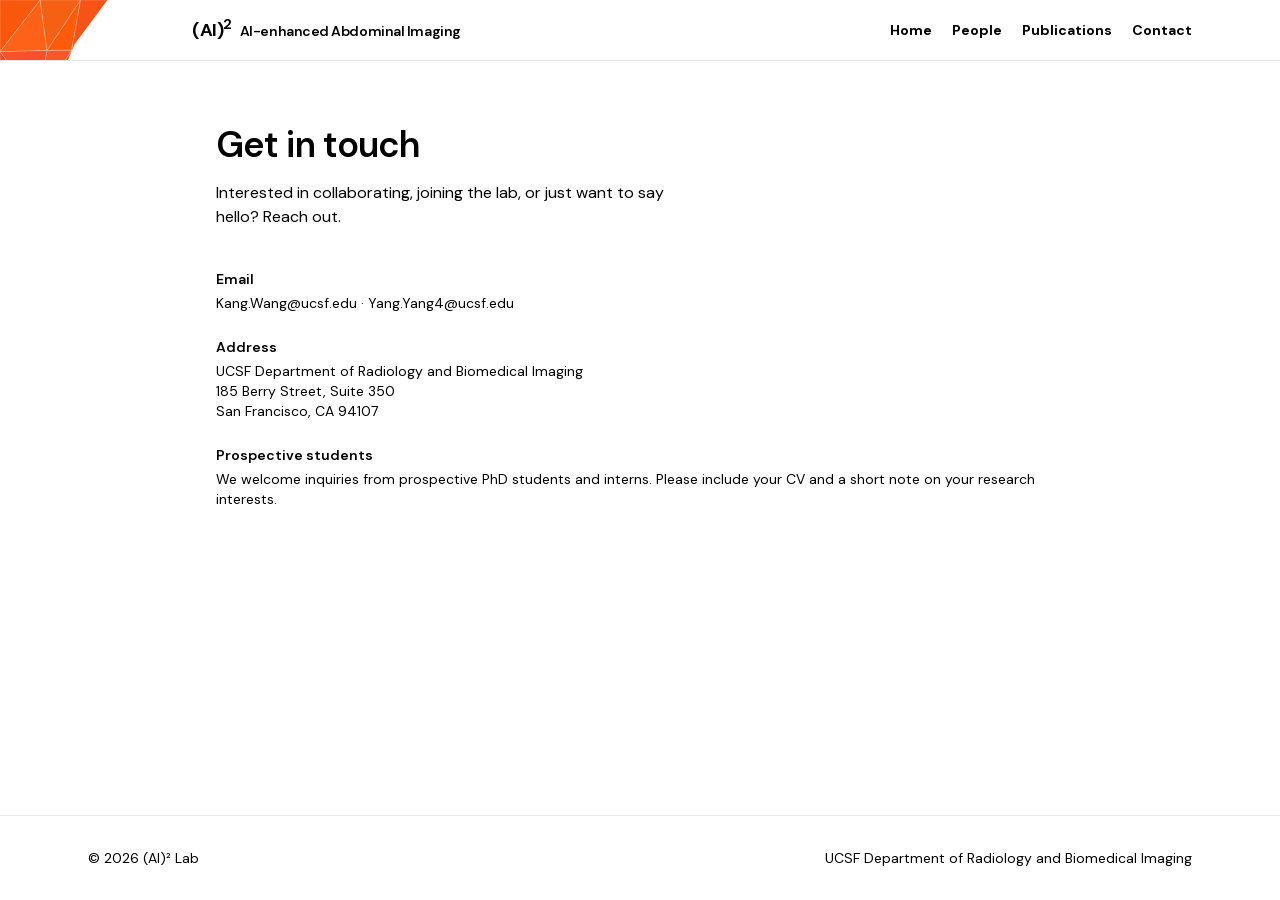
<file: contact.html>
<!DOCTYPE html><html lang="en" class="dm_sans_d89fb377-module__B_rulq__variable h-full antialiased"><head><meta charSet="utf-8"/><meta name="viewport" content="width=device-width, initial-scale=1"/><link rel="preload" href="/_next/static/media/5c285b27cdda1fe8-s.p.2_mbdogr7ni8i.woff2" as="font" crossorigin="" type="font/woff2"/><link rel="stylesheet" href="/_next/static/chunks/2b0lax45k9ifm.css" data-precedence="next"/><link rel="preload" as="script" fetchPriority="low" href="/_next/static/chunks/310vm2bl3xxpt.js"/><script src="/_next/static/chunks/19mx3mg6lkumu.js" async=""></script><script src="/_next/static/chunks/3e4keds9ktjdu.js" async=""></script><script src="/_next/static/chunks/3n-p115s5-d7c.js" async=""></script><script src="/_next/static/chunks/turbopack-3h2g5yokr409k.js" async=""></script><script src="/_next/static/chunks/1mpnoxox0-4cg.js" async="" crossorigin=""></script><title>(AI)² Lab — AI-enhanced Abdominal Imaging</title><meta name="description" content="The AI-enhanced Abdominal Imaging (AI)² research group at UCSF, led by Kang Wang and Yang Yang, develops next-generation AI technologies for abdominal imaging. Leveraging the recent advancements in vision-language models, agentic AI, and world models, the group aims to transform abdominal oncology, from imaging interpretation and clinical decision-making to more personalized patient care."/><link rel="icon" href="/favicon.ico?favicon.2vob68tjqpejf.ico" sizes="256x256" type="image/x-icon"/><meta name="next-size-adjust" content=""/><script src="/_next/static/chunks/0cz1d0mv5g_q7.js" noModule=""></script></head><body class="min-h-full flex flex-col"><div hidden=""><!--$--><!--/$--></div><header class="relative sticky top-0 z-50 overflow-hidden border-b border-ink/10 bg-paper"><svg viewBox="0 0 140 64" preserveAspectRatio="none" aria-hidden="true" class="pointer-events-none absolute inset-y-0 left-0 h-full w-40"><defs><clipPath id="edge-clip-0"><path><animate attributeName="d" values="M0,0 L92.7,0 L37.9,46.9 L51.2,93.8 L45.3,140.7 L88.2,187.6 L67.1,234.4 L56.1,281.3 L97.4,328.2 L87,375.1 L100,422 L94.1,468.9 L106.3,515.8 L46.6,562.7 L92.7,609.6 L81.4,656.4 L112.9,703.3 L79.1,750.2 L42.2,797.1 L112.4,844 L0,844 Z;M0,0 L96.5,0 L117.5,46.9 L45.4,93.8 L65.6,140.7 L39,187.6 L100.8,234.4 L83.9,281.3 L88.2,328.2 L96.3,375.1 L36.8,422 L80.7,468.9 L37.3,515.8 L58.1,562.7 L91.2,609.6 L73.4,656.4 L42,703.3 L40.2,750.2 L90,797.1 L67,844 L0,844 Z;M0,0 L91.7,0 L71.5,46.9 L69.8,93.8 L114.2,140.7 L88.4,187.6 L46.7,234.4 L99.4,281.3 L116.8,328.2 L107.9,375.1 L115.2,422 L46.3,468.9 L118.8,515.8 L86.5,562.7 L54.4,609.6 L106.4,656.4 L61,703.3 L93.2,750.2 L106.1,797.1 L52.8,844 L0,844 Z;M0,0 L58.8,0 L54.5,46.9 L87.5,93.8 L77.7,140.7 L108.3,187.6 L52.4,234.4 L76.7,281.3 L51.6,328.2 L45.3,375.1 L54.3,422 L85.2,468.9 L92.8,515.8 L66.1,562.7 L87.9,609.6 L98,656.4 L102.2,703.3 L115.7,750.2 L99.8,797.1 L85.9,844 L0,844 Z;M0,0 L92.6,0 L101.8,46.9 L103.1,93.8 L81.5,140.7 L43.6,187.6 L55.4,234.4 L98.6,281.3 L78.2,328.2 L49,375.1 L60.1,422 L102.3,468.9 L95.5,515.8 L38.8,562.7 L96.4,609.6 L73.2,656.4 L96.7,703.3 L73.1,750.2 L108.4,797.1 L81.7,844 L0,844 Z;M0,0 L42.4,0 L69,46.9 L101.9,93.8 L81,140.7 L60,187.6 L51.8,234.4 L94.6,281.3 L104.2,328.2 L75.5,375.1 L70.3,422 L45.1,468.9 L105.8,515.8 L108.3,562.7 L102.4,609.6 L42.7,656.4 L88.9,703.3 L60.7,750.2 L116.2,797.1 L42.5,844 L0,844 Z;M0,0 L92.7,0 L37.9,46.9 L51.2,93.8 L45.3,140.7 L88.2,187.6 L67.1,234.4 L56.1,281.3 L97.4,328.2 L87,375.1 L100,422 L94.1,468.9 L106.3,515.8 L46.6,562.7 L92.7,609.6 L81.4,656.4 L112.9,703.3 L79.1,750.2 L42.2,797.1 L112.4,844 L0,844 Z" dur="18s" repeatCount="indefinite"></animate></path></clipPath></defs><g clip-path="url(#edge-clip-0)"><polygon points="0,0 35.2,0 0,55.1" fill="#f9570d" stroke="white" stroke-opacity="0.4" stroke-width="0.5"></polygon><polygon points="35.2,0 41.1,53.8 0,55.1" fill="#fe6218" stroke="white" stroke-opacity="0.4" stroke-width="0.5"></polygon><polygon points="35.2,0 70.5,0 41.1,53.8" fill="#f66014" stroke="white" stroke-opacity="0.4" stroke-width="0.5"></polygon><polygon points="70.5,0 62.7,53.6 41.1,53.8" fill="#fc5c09" stroke="white" stroke-opacity="0.4" stroke-width="0.5"></polygon><polygon points="70.5,0 106.9,0 62.7,53.6" fill="#f75319" stroke="white" stroke-opacity="0.4" stroke-width="0.5"></polygon><polygon points="106.9,0 106.9,51.4 62.7,53.6" fill="#ef511c" stroke="white" stroke-opacity="0.4" stroke-width="0.5"></polygon><polygon points="106.9,0 140,0 140,52.2" fill="#fc601b" stroke="white" stroke-opacity="0.4" stroke-width="0.5"></polygon><polygon points="106.9,0 140,52.2 106.9,51.4" fill="#ff510c" stroke="white" stroke-opacity="0.4" stroke-width="0.5"></polygon><polygon points="0,55.1 41.1,53.8 33.6,110" fill="#f7502a" stroke="white" stroke-opacity="0.4" stroke-width="0.5"></polygon><polygon points="0,55.1 33.6,110 0,114.6" fill="#f04929" stroke="white" stroke-opacity="0.4" stroke-width="0.5"></polygon><polygon points="41.1,53.8 62.7,53.6 33.6,110" fill="#f75825" stroke="white" stroke-opacity="0.4" stroke-width="0.5"></polygon><polygon points="62.7,53.6 73.2,96.6 33.6,110" fill="#f55524" stroke="white" stroke-opacity="0.4" stroke-width="0.5"></polygon><polygon points="62.7,53.6 106.9,51.4 99.4,99.6" fill="#f45222" stroke="white" stroke-opacity="0.4" stroke-width="0.5"></polygon><polygon points="62.7,53.6 99.4,99.6 73.2,96.6" fill="#fc4f28" stroke="white" stroke-opacity="0.4" stroke-width="0.5"></polygon><polygon points="106.9,51.4 140,52.2 140,102.8" fill="#ef4b21" stroke="white" stroke-opacity="0.4" stroke-width="0.5"></polygon><polygon points="106.9,51.4 140,102.8 99.4,99.6" fill="#ff4c2e" stroke="white" stroke-opacity="0.4" stroke-width="0.5"></polygon><polygon points="0,114.6 33.6,110 0,155" fill="#fc5242" stroke="white" stroke-opacity="0.4" stroke-width="0.5"></polygon><polygon points="33.6,110 36.4,148.4 0,155" fill="#ff4435" stroke="white" stroke-opacity="0.4" stroke-width="0.5"></polygon><polygon points="33.6,110 73.2,96.6 71.7,160.3" fill="#f4433c" stroke="white" stroke-opacity="0.4" stroke-width="0.5"></polygon><polygon points="33.6,110 71.7,160.3 36.4,148.4" fill="#f25342" stroke="white" stroke-opacity="0.4" stroke-width="0.5"></polygon><polygon points="73.2,96.6 99.4,99.6 103.6,167.3" fill="#fb5142" stroke="white" stroke-opacity="0.4" stroke-width="0.5"></polygon><polygon points="73.2,96.6 103.6,167.3 71.7,160.3" fill="#f75138" stroke="white" stroke-opacity="0.4" stroke-width="0.5"></polygon><polygon points="99.4,99.6 140,102.8 103.6,167.3" fill="#f24e34" stroke="white" stroke-opacity="0.4" stroke-width="0.5"></polygon><polygon points="140,102.8 140,166.3 103.6,167.3" fill="#fb5545" stroke="white" stroke-opacity="0.4" stroke-width="0.5"></polygon><polygon points="0,155 36.4,148.4 31.8,214.2" fill="#ff3c54" stroke="white" stroke-opacity="0.4" stroke-width="0.5"></polygon><polygon points="0,155 31.8,214.2 0,218.1" fill="#ff405d" stroke="white" stroke-opacity="0.4" stroke-width="0.5"></polygon><polygon points="36.4,148.4 71.7,160.3 31.8,214.2" fill="#ff4557" stroke="white" stroke-opacity="0.4" stroke-width="0.5"></polygon><polygon points="71.7,160.3 65.7,199.3 31.8,214.2" fill="#ff444e" stroke="white" stroke-opacity="0.4" stroke-width="0.5"></polygon><polygon points="71.7,160.3 103.6,167.3 65.7,199.3" fill="#f33d4e" stroke="white" stroke-opacity="0.4" stroke-width="0.5"></polygon><polygon points="103.6,167.3 109.2,223.6 65.7,199.3" fill="#f34c57" stroke="white" stroke-opacity="0.4" stroke-width="0.5"></polygon><polygon points="103.6,167.3 140,166.3 140,205.6" fill="#f54d4b" stroke="white" stroke-opacity="0.4" stroke-width="0.5"></polygon><polygon points="103.6,167.3 140,205.6 109.2,223.6" fill="#ff404b" stroke="white" stroke-opacity="0.4" stroke-width="0.5"></polygon><polygon points="0,218.1 31.8,214.2 0,254.4" fill="#f93666" stroke="white" stroke-opacity="0.4" stroke-width="0.5"></polygon><polygon points="31.8,214.2 39.3,259.7 0,254.4" fill="#f4456b" stroke="white" stroke-opacity="0.4" stroke-width="0.5"></polygon><polygon points="31.8,214.2 65.7,199.3 39.3,259.7" fill="#ff3a6b" stroke="white" stroke-opacity="0.4" stroke-width="0.5"></polygon><polygon points="65.7,199.3 70.9,265.8 39.3,259.7" fill="#fd386a" stroke="white" stroke-opacity="0.4" stroke-width="0.5"></polygon><polygon points="65.7,199.3 109.2,223.6 111,254.3" fill="#f83f62" stroke="white" stroke-opacity="0.4" stroke-width="0.5"></polygon><polygon points="65.7,199.3 111,254.3 70.9,265.8" fill="#f43a67" stroke="white" stroke-opacity="0.4" stroke-width="0.5"></polygon><polygon points="109.2,223.6 140,205.6 111,254.3" fill="#f44166" stroke="white" stroke-opacity="0.4" stroke-width="0.5"></polygon><polygon points="140,205.6 140,273 111,254.3" fill="#f63b73" stroke="white" stroke-opacity="0.4" stroke-width="0.5"></polygon><polygon points="0,254.4 39.3,259.7 33,304" fill="#ff3c77" stroke="white" stroke-opacity="0.4" stroke-width="0.5"></polygon><polygon points="0,254.4 33,304 0,324.9" fill="#ff4176" stroke="white" stroke-opacity="0.4" stroke-width="0.5"></polygon><polygon points="39.3,259.7 70.9,265.8 62.6,325.5" fill="#f52f7f" stroke="white" stroke-opacity="0.4" stroke-width="0.5"></polygon><polygon points="39.3,259.7 62.6,325.5 33,304" fill="#ff2e87" stroke="white" stroke-opacity="0.4" stroke-width="0.5"></polygon><polygon points="70.9,265.8 111,254.3 105,317.2" fill="#f63e7c" stroke="white" stroke-opacity="0.4" stroke-width="0.5"></polygon><polygon points="70.9,265.8 105,317.2 62.6,325.5" fill="#ff3884" stroke="white" stroke-opacity="0.4" stroke-width="0.5"></polygon><polygon points="111,254.3 140,273 140,310.4" fill="#fc3277" stroke="white" stroke-opacity="0.4" stroke-width="0.5"></polygon><polygon points="111,254.3 140,310.4 105,317.2" fill="#ff3c72" stroke="white" stroke-opacity="0.4" stroke-width="0.5"></polygon><polygon points="0,324.9 33,304 39.1,358.4" fill="#e93e99" stroke="white" stroke-opacity="0.4" stroke-width="0.5"></polygon><polygon points="0,324.9 39.1,358.4 0,369.3" fill="#f04899" stroke="white" stroke-opacity="0.4" stroke-width="0.5"></polygon><polygon points="33,304 62.6,325.5 39.1,358.4" fill="#ec3685" stroke="white" stroke-opacity="0.4" stroke-width="0.5"></polygon><polygon points="62.6,325.5 72.5,357.3 39.1,358.4" fill="#fd3892" stroke="white" stroke-opacity="0.4" stroke-width="0.5"></polygon><polygon points="62.6,325.5 105,317.2 72.5,357.3" fill="#eb459c" stroke="white" stroke-opacity="0.4" stroke-width="0.5"></polygon><polygon points="105,317.2 104,372.8 72.5,357.3" fill="#f14a98" stroke="white" stroke-opacity="0.4" stroke-width="0.5"></polygon><polygon points="105,317.2 140,310.4 140,382" fill="#f03e93" stroke="white" stroke-opacity="0.4" stroke-width="0.5"></polygon><polygon points="105,317.2 140,382 104,372.8" fill="#f73998" stroke="white" stroke-opacity="0.4" stroke-width="0.5"></polygon><polygon points="0,369.3 39.1,358.4 0,420.1" fill="#e74aa4" stroke="white" stroke-opacity="0.4" stroke-width="0.5"></polygon><polygon points="39.1,358.4 34.4,418.1 0,420.1" fill="#e745a6" stroke="white" stroke-opacity="0.4" stroke-width="0.5"></polygon><polygon points="39.1,358.4 72.5,357.3 34.4,418.1" fill="#eb47a2" stroke="white" stroke-opacity="0.4" stroke-width="0.5"></polygon><polygon points="72.5,357.3 62.1,428.2 34.4,418.1" fill="#e548a4" stroke="white" stroke-opacity="0.4" stroke-width="0.5"></polygon><polygon points="72.5,357.3 104,372.8 62.1,428.2" fill="#db47b2" stroke="white" stroke-opacity="0.4" stroke-width="0.5"></polygon><polygon points="104,372.8 103.6,428.8 62.1,428.2" fill="#e251a7" stroke="white" stroke-opacity="0.4" stroke-width="0.5"></polygon><polygon points="104,372.8 140,382 103.6,428.8" fill="#e540a8" stroke="white" stroke-opacity="0.4" stroke-width="0.5"></polygon><polygon points="140,382 140,416.7 103.6,428.8" fill="#e44faf" stroke="white" stroke-opacity="0.4" stroke-width="0.5"></polygon><polygon points="0,420.1 34.4,418.1 32.3,483.8" fill="#dd57bd" stroke="white" stroke-opacity="0.4" stroke-width="0.5"></polygon><polygon points="0,420.1 32.3,483.8 0,476.2" fill="#cc4dbe" stroke="white" stroke-opacity="0.4" stroke-width="0.5"></polygon><polygon points="34.4,418.1 62.1,428.2 64.1,464.7" fill="#d04bb6" stroke="white" stroke-opacity="0.4" stroke-width="0.5"></polygon><polygon points="34.4,418.1 64.1,464.7 32.3,483.8" fill="#de58b5" stroke="white" stroke-opacity="0.4" stroke-width="0.5"></polygon><polygon points="62.1,428.2 103.6,428.8 64.1,464.7" fill="#ca4fca" stroke="white" stroke-opacity="0.4" stroke-width="0.5"></polygon><polygon points="103.6,428.8 107.3,478 64.1,464.7" fill="#d34bbb" stroke="white" stroke-opacity="0.4" stroke-width="0.5"></polygon><polygon points="103.6,428.8 140,416.7 107.3,478" fill="#d354b7" stroke="white" stroke-opacity="0.4" stroke-width="0.5"></polygon><polygon points="140,416.7 140,464.9 107.3,478" fill="#dd5cbc" stroke="white" stroke-opacity="0.4" stroke-width="0.5"></polygon><polygon points="0,476.2 32.3,483.8 0,524" fill="#be59d2" stroke="white" stroke-opacity="0.4" stroke-width="0.5"></polygon><polygon points="32.3,483.8 32.9,539 0,524" fill="#c465e1" stroke="white" stroke-opacity="0.4" stroke-width="0.5"></polygon><polygon points="32.3,483.8 64.1,464.7 32.9,539" fill="#cd5fd7" stroke="white" stroke-opacity="0.4" stroke-width="0.5"></polygon><polygon points="64.1,464.7 76.2,530.9 32.9,539" fill="#c863de" stroke="white" stroke-opacity="0.4" stroke-width="0.5"></polygon><polygon points="64.1,464.7 107.3,478 76.2,530.9" fill="#cb5ed7" stroke="white" stroke-opacity="0.4" stroke-width="0.5"></polygon><polygon points="107.3,478 103.4,538.5 76.2,530.9" fill="#c668d5" stroke="white" stroke-opacity="0.4" stroke-width="0.5"></polygon><polygon points="107.3,478 140,464.9 140,529.8" fill="#be62d2" stroke="white" stroke-opacity="0.4" stroke-width="0.5"></polygon><polygon points="107.3,478 140,529.8 103.4,538.5" fill="#c959e0" stroke="white" stroke-opacity="0.4" stroke-width="0.5"></polygon><polygon points="0,524 32.9,539 31.6,580.6" fill="#b472ed" stroke="white" stroke-opacity="0.4" stroke-width="0.5"></polygon><polygon points="0,524 31.6,580.6 0,578.5" fill="#b763e5" stroke="white" stroke-opacity="0.4" stroke-width="0.5"></polygon><polygon points="32.9,539 76.2,530.9 61.4,590.3" fill="#af6bfb" stroke="white" stroke-opacity="0.4" stroke-width="0.5"></polygon><polygon points="32.9,539 61.4,590.3 31.6,580.6" fill="#be64fc" stroke="white" stroke-opacity="0.4" stroke-width="0.5"></polygon><polygon points="76.2,530.9 103.4,538.5 61.4,590.3" fill="#bb66ec" stroke="white" stroke-opacity="0.4" stroke-width="0.5"></polygon><polygon points="103.4,538.5 101.5,577.8 61.4,590.3" fill="#b15feb" stroke="white" stroke-opacity="0.4" stroke-width="0.5"></polygon><polygon points="103.4,538.5 140,529.8 101.5,577.8" fill="#b56bef" stroke="white" stroke-opacity="0.4" stroke-width="0.5"></polygon><polygon points="140,529.8 140,570.3 101.5,577.8" fill="#b469f2" stroke="white" stroke-opacity="0.4" stroke-width="0.5"></polygon><polygon points="0,578.5 31.6,580.6 39.3,634.2" fill="#b568fb" stroke="white" stroke-opacity="0.4" stroke-width="0.5"></polygon><polygon points="0,578.5 39.3,634.2 0,621.9" fill="#a572f9" stroke="white" stroke-opacity="0.4" stroke-width="0.5"></polygon><polygon points="31.6,580.6 61.4,590.3 39.3,634.2" fill="#b16af7" stroke="white" stroke-opacity="0.4" stroke-width="0.5"></polygon><polygon points="61.4,590.3 70.2,622.5 39.3,634.2" fill="#b168f8" stroke="white" stroke-opacity="0.4" stroke-width="0.5"></polygon><polygon points="61.4,590.3 101.5,577.8 70.2,622.5" fill="#a164f3" stroke="white" stroke-opacity="0.4" stroke-width="0.5"></polygon><polygon points="101.5,577.8 106,636.2 70.2,622.5" fill="#a86df8" stroke="white" stroke-opacity="0.4" stroke-width="0.5"></polygon><polygon points="101.5,577.8 140,570.3 140,643.1" fill="#b071f8" stroke="white" stroke-opacity="0.4" stroke-width="0.5"></polygon><polygon points="101.5,577.8 140,643.1 106,636.2" fill="#af6bff" stroke="white" stroke-opacity="0.4" stroke-width="0.5"></polygon><polygon points="0,621.9 39.3,634.2 0,697.9" fill="#a860f0" stroke="white" stroke-opacity="0.4" stroke-width="0.5"></polygon><polygon points="39.3,634.2 36.7,688.5 0,697.9" fill="#ab62ed" stroke="white" stroke-opacity="0.4" stroke-width="0.5"></polygon><polygon points="39.3,634.2 70.2,622.5 71.3,685.4" fill="#a961eb" stroke="white" stroke-opacity="0.4" stroke-width="0.5"></polygon><polygon points="39.3,634.2 71.3,685.4 36.7,688.5" fill="#9a65eb" stroke="white" stroke-opacity="0.4" stroke-width="0.5"></polygon><polygon points="70.2,622.5 106,636.2 97.9,689.8" fill="#a66af6" stroke="white" stroke-opacity="0.4" stroke-width="0.5"></polygon><polygon points="70.2,622.5 97.9,689.8 71.3,685.4" fill="#9c6fff" stroke="white" stroke-opacity="0.4" stroke-width="0.5"></polygon><polygon points="106,636.2 140,643.1 140,689.7" fill="#9962f0" stroke="white" stroke-opacity="0.4" stroke-width="0.5"></polygon><polygon points="106,636.2 140,689.7 97.9,689.8" fill="#a16bfd" stroke="white" stroke-opacity="0.4" stroke-width="0.5"></polygon><polygon points="0,697.9 36.7,688.5 0,751.6" fill="#915bf6" stroke="white" stroke-opacity="0.4" stroke-width="0.5"></polygon><polygon points="36.7,688.5 38.7,728.9 0,751.6" fill="#985de6" stroke="white" stroke-opacity="0.4" stroke-width="0.5"></polygon><polygon points="36.7,688.5 71.3,685.4 63.7,742.4" fill="#975bf4" stroke="white" stroke-opacity="0.4" stroke-width="0.5"></polygon><polygon points="36.7,688.5 63.7,742.4 38.7,728.9" fill="#9566e5" stroke="white" stroke-opacity="0.4" stroke-width="0.5"></polygon><polygon points="71.3,685.4 97.9,689.8 63.7,742.4" fill="#9964ea" stroke="white" stroke-opacity="0.4" stroke-width="0.5"></polygon><polygon points="97.9,689.8 113.3,734.4 63.7,742.4" fill="#9255ea" stroke="white" stroke-opacity="0.4" stroke-width="0.5"></polygon><polygon points="97.9,689.8 140,689.7 140,749.7" fill="#9c58ea" stroke="white" stroke-opacity="0.4" stroke-width="0.5"></polygon><polygon points="97.9,689.8 140,749.7 113.3,734.4" fill="#935bea" stroke="white" stroke-opacity="0.4" stroke-width="0.5"></polygon><polygon points="0,751.6 38.7,728.9 39.6,795.3" fill="#8151de" stroke="white" stroke-opacity="0.4" stroke-width="0.5"></polygon><polygon points="0,751.6 39.6,795.3 0,788" fill="#924eda" stroke="white" stroke-opacity="0.4" stroke-width="0.5"></polygon><polygon points="38.7,728.9 63.7,742.4 62.5,785.6" fill="#874ded" stroke="white" stroke-opacity="0.4" stroke-width="0.5"></polygon><polygon points="38.7,728.9 62.5,785.6 39.6,795.3" fill="#9050eb" stroke="white" stroke-opacity="0.4" stroke-width="0.5"></polygon><polygon points="63.7,742.4 113.3,734.4 62.5,785.6" fill="#824fdb" stroke="white" stroke-opacity="0.4" stroke-width="0.5"></polygon><polygon points="113.3,734.4 107.9,791 62.5,785.6" fill="#815eec" stroke="white" stroke-opacity="0.4" stroke-width="0.5"></polygon><polygon points="113.3,734.4 140,749.7 140,794.6" fill="#8e58ea" stroke="white" stroke-opacity="0.4" stroke-width="0.5"></polygon><polygon points="113.3,734.4 140,794.6 107.9,791" fill="#864de3" stroke="white" stroke-opacity="0.4" stroke-width="0.5"></polygon><polygon points="0,788 39.6,795.3 0,844" fill="#7c4cd9" stroke="white" stroke-opacity="0.4" stroke-width="0.5"></polygon><polygon points="39.6,795.3 30.2,844 0,844" fill="#7956dd" stroke="white" stroke-opacity="0.4" stroke-width="0.5"></polygon><polygon points="39.6,795.3 62.5,785.6 73.8,844" fill="#8446dd" stroke="white" stroke-opacity="0.4" stroke-width="0.5"></polygon><polygon points="39.6,795.3 73.8,844 30.2,844" fill="#8344db" stroke="white" stroke-opacity="0.4" stroke-width="0.5"></polygon><polygon points="62.5,785.6 107.9,791 101.8,844" fill="#874ce0" stroke="white" stroke-opacity="0.4" stroke-width="0.5"></polygon><polygon points="62.5,785.6 101.8,844 73.8,844" fill="#7f49df" stroke="white" stroke-opacity="0.4" stroke-width="0.5"></polygon><polygon points="107.9,791 140,794.6 140,844" fill="#7a46da" stroke="white" stroke-opacity="0.4" stroke-width="0.5"></polygon><polygon points="107.9,791 140,844 101.8,844" fill="#7f4ae2" stroke="white" stroke-opacity="0.4" stroke-width="0.5"></polygon></g></svg><nav class="relative mx-auto flex max-w-6xl items-center justify-between px-6 py-4 lg:pl-32"><a class="text-lg font-bold tracking-tight text-ink" href="/">(AI)<sup class="text-sm">2</sup><span class="ml-2 hidden text-sm font-semibold text-ink sm:inline">AI-enhanced Abdominal Imaging</span></a><ul class="flex gap-5 text-sm font-bold"><li><a class="text-ink transition hover:text-ink/70" href="/">Home</a></li><li><a class="text-ink transition hover:text-ink/70" href="/people">People</a></li><li><a class="text-ink transition hover:text-ink/70" href="/publications">Publications</a></li><li><a class="text-ink transition hover:text-ink/70" href="/contact">Contact</a></li></ul></nav></header><main class="flex-1"><div class="mx-auto max-w-4xl px-6 py-16"><div><h1 class="text-4xl font-semibold tracking-tight">Get in touch</h1><p class="mt-4 max-w-md text-ink">Interested in collaborating, joining the lab, or just want to say hello? Reach out.</p><dl class="mt-10 space-y-6 text-sm"><div><dt class="font-semibold text-ink">Email</dt><dd class="mt-1"><a href="mailto:Kang.Wang@ucsf.edu" class="hover:text-organ-blue">Kang.Wang@ucsf.edu</a> <!-- -->·<!-- --> <a href="mailto:Yang.Yang4@ucsf.edu" class="hover:text-organ-blue">Yang.Yang4@ucsf.edu</a></dd></div><div><dt class="font-semibold text-ink">Address</dt><dd class="mt-1">UCSF Department of Radiology and Biomedical Imaging<br/>185 Berry Street, Suite 350<br/>San Francisco, CA 94107</dd></div><div><dt class="font-semibold text-ink">Prospective students</dt><dd class="mt-1">We welcome inquiries from prospective PhD students and interns. Please include your CV and a short note on your research interests.</dd></div></dl></div></div><!--$--><!--/$--></main><footer class="mt-auto border-t border-ink/10 bg-paper"><div class="mx-auto flex max-w-6xl flex-col gap-2 px-6 py-8 text-sm text-ink sm:flex-row sm:items-center sm:justify-between"><p>© <!-- -->2026<!-- --> (AI)² Lab</p><p>UCSF Department of Radiology and Biomedical Imaging</p></div></footer><script src="/_next/static/chunks/310vm2bl3xxpt.js" id="_R_" async=""></script><script>(self.__next_f=self.__next_f||[]).push([0])</script><script>self.__next_f.push([1,"1:\"$Sreact.fragment\"\n81:I[68027,[\"/_next/static/chunks/1mpnoxox0-4cg.js\"],\"default\",1]\n:HL[\"/_next/static/chunks/2b0lax45k9ifm.css\",\"style\"]\n:HL[\"/_next/static/media/5c285b27cdda1fe8-s.p.2_mbdogr7ni8i.woff2\",\"font\",{\"crossOrigin\":\"\",\"type\":\"font/woff2\"}]\n2:T659,M0,0 L92.7,0 L37.9,46.9 L51.2,93.8 L45.3,140.7 L88.2,187.6 L67.1,234.4 L56.1,281.3 L97.4,328.2 L87,375.1 L100,422 L94.1,468.9 L106.3,515.8 L46.6,562.7 L92.7,609.6 L81.4,656.4 L112.9,703.3 L79.1,750.2 L42.2,797.1 L112.4,844 L0,844 Z;M0,0 L96.5,0 L117.5,46.9 L45.4,93.8 L65.6,140.7 L39,187.6 L100.8,234.4 L83.9,281.3 L88.2,328.2 L96.3,375.1 L36.8,422 L80.7,468.9 L37.3,515.8 L58.1,562.7 L91.2,609.6 L73.4,656.4 L42,703.3 L40.2,750.2 L90,797.1 L67,844 L0,844 Z;M0,0 L91.7,0 L71.5,46.9 L69.8,93.8 L114.2,140.7 L88.4,187.6 L46.7,234.4 L99.4,281.3 L116.8,328.2 L107.9,375.1 L115.2,422 L46.3,468.9 L118.8,515.8 L86.5,562.7 L54.4,609.6 L106.4,656.4 L61,703.3 L93.2,750.2 L106.1,797.1 L52.8,844 L0,844 Z;M0,0 L58.8,0 L54.5,46.9 L87.5,93.8 L77.7,140.7 L108.3,187.6 L52.4,234.4 L76.7,281.3 L51.6,328.2 L45.3,375.1 L54.3,422 L85.2,468.9 L92.8,515.8 L66.1,562.7 L87.9,609.6 L98,656.4 L102.2,703.3 L115.7,750.2 L99.8,797.1 L85.9,844 L0,844 Z;M0,0 L92.6,0 L101.8,46.9 L103.1,93.8 L81.5,140.7 L43.6,187.6 L55.4,234.4 L98.6,281.3 L78.2,328.2 L49,375.1 L60.1,422 L102.3,468.9 L95.5,515.8 L38.8,562.7 L96.4,609.6 L73.2,656.4 L96.7,703.3 L73.1,750.2 L108.4,797.1 L81.7,844 L0,844 Z;M0,0 L42.4,0 L69,46.9 L101.9,93.8 L81,140.7 L60,187.6 L51.8,234.4 L94.6,281.3 L104.2,328.2 L75.5,375.1 L70.3,422 L45.1,468.9 L105.8,515.8 L108.3,562.7 L102.4,609.6 L42.7,656.4 L88.9,703.3 L60.7,750.2 L116.2,797.1 L42.5,844 L0,844 Z;M0,0 L92.7,0 L37.9,46.9 L51.2,93.8 L45.3,140.7 L88.2,187.6 L67.1,234.4 L56.1,281.3 L97.4,328.2 L87,375.1 L100,422 L94.1,468.9 L106.3,515.8 L46.6,562.7 L92.7,609.6 L81.4,656.4 L112.9,703.3 L79.1,750.2 L42.2,797.1 L112.4,844 L0,844 Z7f:X\n0:{\"P\":null,\"c\":[\"\",\"contact\"],\"q\":\"\",\"i\":false,\"f\":[[[\"\",{\"children\":[\"contact\",{\"children\":[\"__PAGE__\",{},\"$undefined\",\"$undefined\",4608]},\"$undefined\",\"$undefined\",4608]},\"$undefined\",\"$undefined\",4624],[[\"$\",\"$1\",\"c\",{\"children\":[[[\"$\",\"link\",\"0\",{\"rel\":\"stylesheet\",\"href\":\"/_next/static/chunks/2b0lax45k9ifm.css\",\"precedence\":\"next\",\"crossOrigin\":\"$undefined\",\"nonce\":\"$undefined\"}],[\"$\",\"script\",\"script-0\",{\"src\":\"/_next/static/chunks/1mpnoxox0-4cg.js\",\"async\":true,\"nonce\":\"$undefined\"}]],[\"$\",\"html\",null,{\"lang\":\"en\",\"className\":\"dm_sans_d89fb377-module__B_rulq__variable h-full antialiased\",\"children\":[\"$\",\"body\",null,{\"className\":\"min-h-full flex flex-col\",\"children\":[[\"$\",\"header\",null,{\"className\":\"relative sticky top-0 z-50 overflow-hidden border-b border-ink/10 bg-paper\",\"children\":[[\"$\",\"svg\",null,{\"viewBox\":\"0 0 140 64\",\"preserveAspectRatio\":\"none\",\"aria-hidden\":\"true\",\"className\":\"pointer-events-none absolute inset-y-0 left-0 h-full w-40\",\"children\":[[\"$\",\"defs\",null,{\"children\":[\"$\",\"clipPath\",null,{\"id\":\"edge-clip-0\",\"children\":[\"$\",\"path\",null,{\"children\":[\"$\",\"animate\",null,{\"attributeName\":\"d\",\"values\":\"$2\",\"dur\":\"18s\",\"repeatCount\":\"indefinite\"}]}]}]}],[\"$\",\"g\",null,{\"clipPath\":\"url(#edge-clip-0)\",\"children\":[[\"$\",\"polygon\",\"0\",{\"points\":\"0,0 35.2,0 0,55.1\",\"fill\":\"#f9570d\",\"stroke\":\"white\",\"strokeOpacity\":0.4,\"strokeWidth\":0.5}],[\"$\",\"polygon\",\"1\",{\"points\":\"35.2,0 41.1,53.8 0,55.1\",\"fill\":\"#fe6218\",\"stroke\":\"white\",\"strokeOpacity\":0.4,\"strokeWidth\":0.5}],[\"$\",\"polygon\",\"2\",{\"points\":\"35.2,0 70.5,0 41.1,53.8\",\"fill\":\"#f66014\",\"stroke\":\"white\",\"strokeOpacity\":0.4,\"strokeWidth\":0.5}],[\"$\",\"polygon\",\"3\",{\"points\":\"70.5,0 62.7,53.6 41.1,53.8\",\"fill\":\"#fc5c09\",\"stroke\":\"white\",\"strokeOpacity\":0.4,\"strokeWidth\":0.5}],[\"$\",\"polygon\",\"4\",{\"points\":\"70.5,0 106.9,0 62.7,53.6\",\"fill\":\"#f75319\",\"stroke\":\"white\",\"strokeOpacity\":0.4,\"strokeWidth\":0.5}],[\"$\",\"polygon\",\"5\",{\"points\":\"106.9,0 106.9,51.4 62.7,53.6\",\"fill\":\"#ef511c\",\"stroke\":\"white\",\"strokeOpacity\":0.4,\"strokeWidth\":0.5}],[\"$\",\"polygon\",\"6\",{\"points\":\"106.9,0 140,0 140,52.2\",\"fill\":\"#fc601b\",\"stroke\":\"white\",\"strokeOpacity\":0.4,\"strokeWidth\":0.5}],[\"$\",\"polygon\",\"7\",{\"points\":\"106.9,0 140,52.2 106.9,51.4\",\"fill\":\"#ff510c\",\"stroke\":\"white\",\"strokeOpacity\":0.4,\"strokeWidth\":0.5}],[\"$\",\"polygon\",\"8\",{\"points\":\"0,55.1 41.1,53.8 33.6,110\",\"fill\":\"#f7502a\",\"stroke\":\"white\",\"strokeOpacity\":0.4,\"strokeWidth\":0.5}],\"$L3\",\"$L4\",\"$L5\",\"$L6\",\"$L7\",\"$L8\",\"$L9\",\"$La\",\"$Lb\",\"$Lc\",\"$Ld\",\"$Le\",\"$Lf\",\"$L10\",\"$L11\",\"$L12\",\"$L13\",\"$L14\",\"$L15\",\"$L16\",\"$L17\",\"$L18\",\"$L19\",\"$L1a\",\"$L1b\",\"$L1c\",\"$L1d\",\"$L1e\",\"$L1f\",\"$L20\",\"$L21\",\"$L22\",\"$L23\",\"$L24\",\"$L25\",\"$L26\",\"$L27\",\"$L28\",\"$L29\",\"$L2a\",\"$L2b\",\"$L2c\",\"$L2d\",\"$L2e\",\"$L2f\",\"$L30\",\"$L31\",\"$L32\",\"$L33\",\"$L34\",\"$L35\",\"$L36\",\"$L37\",\"$L38\",\"$L39\",\"$L3a\",\"$L3b\",\"$L3c\",\"$L3d\",\"$L3e\",\"$L3f\",\"$L40\",\"$L41\",\"$L42\",\"$L43\",\"$L44\",\"$L45\",\"$L46\",\"$L47\",\"$L48\",\"$L49\",\"$L4a\",\"$L4b\",\"$L4c\",\"$L4d\",\"$L4e\",\"$L4f\",\"$L50\",\"$L51\",\"$L52\",\"$L53\",\"$L54\",\"$L55\",\"$L56\",\"$L57\",\"$L58\",\"$L59\",\"$L5a\",\"$L5b\",\"$L5c\",\"$L5d\",\"$L5e\",\"$L5f\",\"$L60\",\"$L61\",\"$L62\",\"$L63\",\"$L64\",\"$L65\",\"$L66\",\"$L67\",\"$L68\",\"$L69\",\"$L6a\",\"$L6b\",\"$L6c\",\"$L6d\",\"$L6e\",\"$L6f\",\"$L70\",\"$L71\",\"$L72\",\"$L73\",\"$L74\",\"$L75\",\"$L76\",\"$L77\",\"$L78\",\"$L79\"]}]]}],\"$L7a\"]}],\"$L7b\",\"$L7c\"]}]}]]}],{\"children\":[\"$L7d\",{\"children\":[\"$L7e\",{},null,false,null]},null,false,\"$7f\"]},null,false,null],\"$L80\",false]],\"m\":\"$undefined\",\"G\":[\"$81\",[\"$L82\"]],\"S\":true,\"h\":null,\"r\":\"$undefined\",\"s\":\"$undefined\",\"a\":\"$undefined\",\"l\":\"$undefined\",\"p\":\"$undefined\",\"d\":\"$undefined\",\"b\":\"gDE4ly_-MUFegAxr2l4kD\"}\n83:I[22016,[\"/_next/static/chunks/1mpnoxox0-4cg.js\"],\"\"]\n84:I[39756,[\"/_next/static/chunks/1mpnoxox0-4cg.js\"],\"default\"]\n85:I[37457,[\"/_next/static/chunks/1mpnoxox0-4cg.js\"],\"default\"]\n86:I[97367,[\"/_next/static/chunks/1mpnoxox0-4cg.js\"],\"OutletBoundary\"]\n87:\"$Sreact.suspense\"\n89:I[97367,[\"/_next/static/chunks/1mpnoxox0-4cg.js\"],\"ViewportBoundary\"]\n8b:I[97367,[\"/_next/static/chunks/1mpnoxox0-4cg.js\"],\"MetadataBoundary\"]\n3:[\"$\",\"polygon\",\"9\",{\"points\":\"0,55.1 33.6,110 0,114.6\",\"fill\":\"#f04929\",\"stroke\":\"white\",\"strokeOpacity\":0.4,\"strokeWidth\":0.5}]\n4:[\"$\",\"polygon\",\"10\",{\"points\":\"41.1,53.8 62.7,53.6 33.6,110\",\"fill\":\"#f75825\",\"stroke\":\"white\",\"strokeOpacity\":0.4,\"strokeWidth\":0.5}]\n5:[\"$\",\"polygon\",\"11\",{\"points\":\"62.7,53.6 73.2,96.6 33.6,110\",\"fill\":\"#f55524\",\"stroke\":\"white\",\"strokeOpacity\":0.4,\"strokeWidth\":0.5}]\n6:[\"$\",\"polygon\",\"12\",{\"points\":\"62.7,53.6 106.9,51.4 99.4,99.6\",\"fill\":\"#f45222\",\"stroke\":\"white\",\"strokeOpacity\":0.4,\"strokeWidth\":0.5}]\n7:[\"$\",\"polygon\",\"13\",{\"points\":\"62.7,53.6 99.4,99.6 73.2,96.6\",\"fill\":\"#fc4f28\",\"stroke\":\"white\",\"strokeOpacity\":0.4,\"strokeWidth\":0.5}]\n8:[\"$\",\"polygon\",\"14\",{\"points\":\"106.9,51.4 140,52.2 140,102.8\",\"fill\":\"#ef4b21\",\"stroke\":\"white\",\"strokeOpacity\":0.4,\"strokeWidth\":0.5}]\n9:[\"$\",\"polygon\",\"15\",{\"points\":\"106.9,51.4 140,102.8 99.4,99.6\",\"fill\":\"#ff4c2e\",\"stroke\":\"white\",\"strokeOpacity\":0.4,\"strokeWidth\":0.5}]\na:[\"$\",\"polygon\",\"16\",{\"points\":\"0,114.6 33.6,110 0,155\",\"fill\":\"#fc5242\",\"stroke\":\"white\",\"strokeOpacity\":0.4,\"strokeWidth\":0.5}]\nb:[\"$\",\"polygon\",\"17\",{\"points\":\"33.6,110 36.4,148.4 0,155\",\"fill\":\"#ff4435\",\"stroke\":\"white\",\"strokeOpacity\":0.4,\"strokeWidth\":0.5}]\nc:[\"$\",\"polygon\",\"18\",{\"points\":\"33.6,110 73.2,96.6 71.7,160.3\",\"fill\":\"#f4433c\",\"stroke\":\"white\",\"strokeOpacity\":0.4,\"strokeWidth\":0.5}]\nd:[\"$\",\"polygon\",\"19\",{\"points\":\"33.6,110 71.7,160.3 36.4,148.4\",\"fill\":\"#f25342\",\"stroke\":\"white\",\"strokeOpacity\":0.4,\"strokeWidth\":0.5}]\ne:[\"$\",\"polygon\",\"20\",{\"points\":\"73.2,96.6 99.4,99.6 103.6,167.3\",\"fill\":\"#fb5142\",\"stroke\":\"white\",\"strokeOpacity\":0.4,\"strokeWidth\":0.5}]\nf:[\"$\",\"polygon\",\"21\",{\"points\":\"73.2,96.6 103.6,167.3 71.7,160.3\",\"fill\":\"#f75138\",\"stroke\":\"white\",\"strokeOpacity\":0.4,\"strokeWidth\":0.5}]\n10:[\"$\",\"polygon\",\"22\",{\"points\":\"99.4,99.6 140,102.8 103.6,167.3\",\"fill\":\"#f24e34\",\"stroke\":\"white\",\"strokeOpacity\":0.4,\"strokeWidth\":0.5}]\n11:[\"$\",\"polygon\",\"23\",{\"points\":\"140,102.8 140,166.3 103.6,167.3\",\"fill\":\"#fb5545\",\"stroke\":\"white\",\"strokeOpacity\":0.4,\"strokeWidth\":0.5}]\n12:[\"$\",\"polygon\",\"24\",{\"points\":\"0,155 36.4,148.4 31.8,214.2\",\"fill\":\"#ff3c54\",\"stroke\":\"white\",\"strokeOpacity\":0.4,\"strokeWidth\":0.5}]\n13:[\"$\",\"polygon\",\"25\",{\"points\":\"0,155 31.8,214.2 0,218.1\",\"fill\":\"#ff405d\",\"stroke\":\"white\",\"strokeOpacity\":0.4,\"strokeWidth\":0.5}]\n14:[\"$\",\"polygon\",\"26\",{\"points\":\"36.4,148.4 71.7,160.3 31.8,214.2\",\"fill\":\"#ff4557\",\"stroke\":\"white\",\"strokeOpacity\":0.4,\"strokeWidth\":0.5}]\n15:[\"$\",\"polygon\",\"27\",{\"points\":\"71.7,160.3 65.7,199.3 31.8,214.2\",\"fill\":\"#ff444e\",\"stroke\":\"white\",\"strokeOpacity\":0.4,\"strokeWidth\":0.5}]\n16:[\"$\",\"polygon\",\"28\",{\"points\":\"71.7,160.3 103.6,167.3 65.7,199.3\",\"fill\":\"#f33d4e\",\"stroke\":\"white\",\"strokeOpacity\":0.4,\"strokeWidth\":0.5}]\n17:[\"$\",\"polygon\",\"29\",{\"points\":\"103.6,167.3 109.2,223.6 65.7,199.3\",\"fill\":\"#f34c57\",\"stroke\":\"white\",\"strokeOpacity\":0.4,\"strokeWidth\":0.5}]\n18:[\"$\",\"polygon\",\"30\",{\"points\":\"103.6,167.3 140,166.3 140,205.6\",\"fill\":\"#f54d4b\",\"stroke\":\"white\",\"strokeOpacity\":0.4,\"strokeWidth\":0.5}]\n19:[\"$\",\"polygon\",\"31\",{\"points\":\"103.6,167.3 140,205.6 109.2,223.6\",\"fill\":\"#ff404b\",\"stroke\":\"white\",\"strokeOpacity\":0.4,\"strokeWidth\":0.5}]\n1a:[\"$\",\"polygon\",\"32\",{\"points\":\"0,218.1 31.8,214.2 0,254.4\",\"fill\":\"#f93666\",\"stroke\":\"white\",\"strokeOpacity\":0.4,\"strokeWidth\":0.5}]\n1b:[\"$\",\"polygon\",\"33\",{\"points\":\"31.8,214.2 39.3,259.7 0,254.4\",\"fill\":\"#f4456b\",\"stroke\":\"white\",\"strokeOpacity\":0.4,\"strokeWidth\":0.5}]\n1c:[\"$\",\"polygon\",\"34\",{\"points\":\"31.8,214.2 65.7,199.3 39.3,259.7\",\"fill\":\"#ff3a6b\",\"stroke\":\"white\",\"strokeOpacity\":0.4,\"strokeWidth\":0.5}]\n1d:[\"$\",\"polygon\",\"35\",{\"points\":\"65.7,199.3 70.9,265.8 39.3,259.7\",\"fill\":\"#fd386a\",\"stroke\":\"white\",\"strokeOpacity\":0.4,\"strokeWidth\":0.5}]\n1e:[\"$\",\"polygon\",\"36\",{\"points\":\"65.7,199.3 109.2,223.6 111,254.3\",\"fill\":\"#f83f62\",\"stroke\":\"white\",\"strokeOpacity\":0.4,\"strokeWidth\":0.5}]\n1f:[\"$\",\"polygon\",\"37\",{\"points\":\"65.7,199.3 111,254.3 70.9,265.8\",\"fill\":\"#f43a67\",\"stroke\":\"white\",\"strokeOpacity\":0.4,\"strokeWidth\":0.5}]\n20:[\"$\",\"polygon\",\"38\",{\"points\":\"109.2,223.6 140,205.6 111,254.3\",\"fill\":\"#f44166\",\"stroke\":\"white\",\"strokeOpacity\":0.4,\"strokeWidth\":0.5}]\n21:[\"$\",\"polygon\",\"39\",{\"points\":\"140,205.6 140,273 111,254.3\",\"fill\":\"#f63b73\",\"stroke\":\"white\",\"strokeOpacity\":0.4,\"strokeWidth\":0.5}]\n22:[\"$\",\"polygon\",\"40\",{\"points\":\"0,254.4 39.3,259.7 33,304\",\"fill\":\"#ff3c77\",\"stroke\":\"white\",\"strokeOpacity\":0.4,\"strokeWidth\":0.5}]\n23:[\"$\",\"polygon\",\"41\",{\"points\":\"0,254.4 33,304 0,324.9\",\"fill\":\"#ff4176\",\"stroke\":\"white\",\"strokeOpacity\":0.4,\"strokeWidth\":0.5}]\n24:[\"$\",\"polygon\",\"42\",{\"points\":\"39.3,259.7 70.9,265.8 62.6,325.5\",\"fill\":\"#f52f7f\",\"stroke\":\"white\",\"strokeOpacity\":0.4,\"strokeWidth\":0.5}]\n25:[\"$\",\"polygon\",\"43\",{\"points\":\"39.3,259.7 62.6,325.5 33,304\",\"fill\":\"#ff2e87\",\"stroke\":\"white\",\"strokeOpacity\":0.4,\"strokeWidth\":0.5}]\n26:[\"$\",\"polygon\",\"44\",{\"points\":\"70.9,265.8 111,254.3 105,317.2\",\"fill\":\"#f63e7c\",\"stroke\":\"white\",\"strokeOpacity\":0.4,\"strokeWidth\":0.5}]\n27:[\"$\",\"polygon\",\"45\",{\"points\":\"70.9,265.8 105,317.2 62.6,325.5\",\"fill\":\"#ff3884\",\"stroke\":\"white\",\"strokeOpacity\":0.4,\"strokeWidth\":0.5}]\n28:[\"$\",\"polygon\",\"46\",{\"points\":\"111,254.3 140,273 140,310.4\",\"fill\":\"#fc3277\",\"stroke\":\"white\",\"strokeOpacity\":0.4,\"strokeWidth\":0.5}]\n29:[\"$\",\"polygon\",\"47\",{\"points\":\"111,254.3 140,310.4 105,317.2\",\"fill\":\"#ff3c72\",\"stroke\":\"white\",\"strokeOpacity\":0.4,\"strokeWidth\":0.5}]\n2a:[\"$\",\"polygon\",\"48\",{\"points\":\"0,324.9 33,304 39.1,358.4\",\"fill\":\"#e93e99\",\"stroke\":\"white\",\"strokeOpacity\":0.4,\"strokeWidth\":0.5}]\n2b:[\"$\",\"polygon\",\"49\",{\"points\":\"0,324.9 39.1,358.4 0,369.3\",\"fill\":\"#f04899\",\"stroke\":\"white\",\"strokeOpacity\":0.4,\"strokeWidth\":0.5}]\n2c:[\"$\",\"polygon\",\"50\",{\"points\":\"33,304 62.6,325.5 39.1,358.4\",\"fill\":\"#ec3685\",\"stroke\":\"white\",\"strokeOpacity\":0.4,\"strokeWidth\":0.5}]\n2d:[\"$\",\"polygon\",\"51\",{\"points\":\"62.6,325.5 72.5,357.3 39.1,358.4\",\"fill\":\"#fd3892\",\"stroke\":\"white\",\"strokeOpacity\":0.4,\"strokeWidth\":0.5}]\n2e:[\"$\",\"polygon\",\"52\",{\"points\":\"62.6,325.5 105,317.2 72.5,357.3\",\"fill\":\"#eb459c\",\"stroke\":\"white\",\"strokeOpacity\":0.4,\"strokeWidth\":0.5}]\n2f:[\"$\",\"polygon\",\"53\",{\"points\":\"105,317.2 104,372.8 72.5,357.3\",\"fill\":\"#f14a98\",\"stroke\":\"white\",\"strokeOpacity\":0.4,\"strokeWidth\":0.5}]\n30:[\"$\",\"polygon\",\"54\",{\"points\":\"105,317.2 140,310.4 140,382\",\"fill\":\"#f03e93\",\"stroke\":\"white\",\"strokeOpacity\":0.4,\"strokeWidth\":0.5}]\n31:[\"$\",\"polygon\",\"55\",{\"points\":\"105,317.2 140,382 104,372.8\",\"fill\":\"#f73998\",\"stroke\":\"white\",\"strokeOpacity\":0.4,\"strokeWidth\":0.5}]\n32:[\"$\",\"polygon\",\"56\",{\"points\":\"0,369.3 39.1,358.4 0,420.1\",\"fill\":\"#e74aa4\",\"stroke\":\"white\",\"strokeOpacity\":0.4,\"strokeWidth\":0.5}]\n33:[\"$\",\"polygon\",\"57\",{\"points\":\"39.1,358.4 34.4,418.1 0,420.1\",\"fill\":\"#e745a6\",\"stroke\":\"white\",\"strokeOpacity\":0.4,\"strokeWidth\":0.5}]\n34:[\"$\",\"polygon\",\"58\",{\"points\":\"39.1,358.4 72.5,357.3 34.4,418.1\",\"fill\":\"#eb47a2\",\"stroke\":\"white\",\"strokeOpacity\":0.4,\"strokeWidth\":0.5}]\n35:[\"$\",\"polygon\",\"59\",{\"points\":\"72.5,357.3 62.1,428.2 34.4,418.1\",\"fill\":\"#e548a4\",\"stroke\":\"white\",\"strokeOpacity\":0.4,\"strokeWidth\":0.5}]\n36:[\"$\",\"polygon\",\"60\",{\"points\":\"72.5,357.3 104,372.8 62.1,428.2\",\"fill\":\"#db47b2\",\"stroke\":\"white\",\"strokeOpacity\":0.4,\"strokeWidth\":0.5}]\n37:[\"$\",\"polygon\",\"61\",{\"points\":\"104,372.8 103.6,428.8 62.1,428.2\",\"fill\":\"#e251a7\",\"stroke\":\"white\",\"strokeOpacity\":0.4,\"strokeWidth\":0.5}]\n38:[\"$\",\"polygon\",\"62\",{\"points\":\"104,372.8 140,382 103.6,428.8\",\"fill\":\"#e540a8\",\"stroke\":\"white\",\"strokeOpacity\":0.4,\"strokeWidth\":0.5}]\n39:[\"$\",\"polygon\",\"63\",{\"points\":\"140,382 140,416.7 103.6,428.8\",\"fill\":\"#e44faf\",\"stroke\":\"white\",\"strokeOpacity\":0.4,\"strokeWidth\":0.5}]\n3a:[\"$\",\"polygon\",\"64\",{\"points\":\"0,420.1 34.4,418.1 32.3,483.8\",\"fill\":\"#dd57bd\",\"stroke\":\"white\",\"strokeOpacity\":0.4,\"strokeWidth\":0.5}]\n3b:[\"$\",\"polygon\",\"65\",{\"points\":\"0,420.1 32.3,483.8 0,476.2\",\"fill\":\"#cc4dbe\",\"stroke\":\"white\",\"strokeOpacity\":0.4,\"strokeWidth\":0.5}]\n3c:[\"$\",\"polygon\",\"66\",{\"points\":\"34.4,418.1 62.1,428.2 64.1,464.7\",\"fill\":\"#d04bb6\",\"stroke\":\"white\",\"strokeOpacity\":0.4,\"strokeWidth\":0.5}]\n3d:[\"$\",\"polygon\",\"67\",{\"points\":\"34.4,418.1 64.1,464.7 32.3,483.8\",\"fill\":\"#de58b5\",\"stroke\":\"white\",\"strokeOpacity\":0.4,\"strokeWidth\":0.5}]\n3e:[\"$\",\"polygon\",\"68\",{\"points\":\"62.1,428.2 103.6,428.8 64.1,464.7\",\"fill\":\"#ca4fca\",\"stroke\":\"white\",\"strokeOpacity\":0.4,\"strokeWidth\":0.5}]\n3f:[\"$\",\"polygon\",\"69\",{\"points\":\"103.6,428.8 107.3,478 64.1,464.7\",\"fill\":\"#d34bbb\",\"stroke\":\"white\",\"strokeOpacity\":0.4,\"strokeWidth\":0.5}]\n40:[\"$\",\"polygon\",\"70\",{\"points\":\"103.6,428.8 140,416.7 107.3,478\",\"fill\":\"#d354b7\",\"stroke\":\"white\",\"strokeOpacity\":0.4,\"strokeWidth\":0.5}]\n41:[\"$\",\"polygon\",\"71\",{\"points\":\"140,416.7 140,464.9 107.3,478\",\"fill\":\"#dd5cbc\",\"stroke\":\"white\",\"strokeOpacity\":0.4,\"strokeWidth\":0.5}]\n42:[\"$\",\"polygon\",\"72\",{\"points\":\"0,476.2 32.3,483.8 0,524\",\"fill\":\"#be59d2\",\"stroke\":\"white\",\"strokeOpacity\":0.4,\"strokeWidth\":0.5}]\n43:[\"$\",\"polygon\",\"73\",{\"points\":\"32.3,483.8 32.9,539 0,524\",\"fill\":\"#c465e1\",\"stroke\":\"white\",\"strokeOpacity\":0.4,\"strokeWidth\":0.5}]\n44:[\"$\",\"polygon\",\"74\",{\"points\":\"32.3,483.8 64.1,464.7 32.9,539\",\"fill\":\"#cd5fd7\",\"stroke\":\"white\",\"strokeOpacity\":0.4,\"strokeWidth\":0.5}]\n45:[\"$\",\"polygon\",\"75\",{\"points\":\"64.1,464.7 76.2,530.9 32.9,539\",\"fill\":\"#c863de\",\"stroke\":\"white\",\"strokeOpacity\":0.4,\"strokeWidth\":0.5}]\n46:[\"$\",\"polygon\",\"76\",{\"points\":\"64.1,464.7 107.3,478 76.2,530.9\",\"fill\":\"#cb5ed7\",\"stroke\":\"white\",\"strokeOpacity\":0.4,\"strokeWidth\":0.5}]\n47:[\"$\",\"polygon\",\"77\",{\"points\":\"107.3,478 103.4,538.5 76.2,530.9\",\"fill\":\"#c668d5\",\"stroke\":\"white\",\"strokeOpacity\":0.4,\"strokeWidth\":0.5}]\n48:[\"$\",\"polygon\",\"78\",{\"points\":\"107.3,478 140,464.9 140,529.8\",\"fill\":\"#be62d2\",\"stroke\":\"white\",\"strokeOpacity\":0.4,\"strokeWidth\":0.5}]\n49:[\"$\",\"polygon\",\"79\",{\"points\":\"107.3,478 140,529.8 103.4,538.5\",\"fill\":\"#c959e0\",\"stroke\":\"white\",\"strokeOpacity\":0.4,\"strokeWidth\":0.5}]\n4a:[\"$\",\"polygon\",\"80\",{\"points\":\"0,524 32.9,539 31.6,580.6\",\"fill\":\"#b472ed\",\"stroke\":\"white\",\"strokeOpacity\":0.4,\"strokeWidth\":0.5}]\n4b:[\"$\",\"polygon\",\"81\",{\"points\":\"0,524 31.6,580.6 0,578.5\",\"fill\":\"#b763e5\",\"stroke\":\"white\",\"strokeOpacity\":0.4,\"strokeWidth\":0.5}]\n4c:[\"$\",\"polygon\",\"82\",{\"points\":\"32.9,539 76.2,530.9 61.4,590.3\",\"fill\":\"#af6bfb\",\"stroke\":\"white\",\"strokeOpacity\":0.4,\"strokeWidth\":0.5}]\n4d:[\"$\",\"polygon\",\"83\",{\"points\":\"32.9,539 61.4,590.3 31.6,580.6\",\"fill\":\"#be64fc\",\"stroke\":\"white\",\"strokeOpacity\":0.4,\"strokeWidth\":0.5}]\n4e:[\"$\",\"polygon\",\"84\",{\"points\":\"76.2,530.9 103.4,538.5 61.4,590.3\",\"fill\":\"#bb66ec\",\"stroke\":\"white\",\"strokeOpacity\":0.4,\"strokeWidth\":0.5}]\n4f:[\"$\",\"polygon\",\"85\",{\"points\":\"103.4,538.5 101.5,577.8 61.4,590.3\",\"fill\":\"#b15feb\",\"stroke\":\"white\",\"strokeOpacity\":0.4,\"strokeWidth\":0.5}]\n50:[\"$\",\"polygon\",\"86\",{\"points\":\"103.4,538.5 140,529.8 101.5,577.8\",\"fill\":\"#b56bef\",\"stroke\":\"white\",\"strokeOpacity\":0.4,\"strokeWidth\":0.5}]\n51:[\"$\",\"polygon\",\"87\",{\"points\":\"140,529.8 140,570.3 101.5,577.8\",\"fill\":\"#b469f2\",\"stroke\":\"white\",\"strokeOpacity\":0.4,\"strokeWidth\":0.5}]\n52:[\"$\",\"polygon\",\"88\",{\"points\":\"0,578.5 31.6,580.6 39.3,634.2\",\"fill\":\"#b568fb\",\"stroke\":\"white\",\"strokeOpacity\":0.4,\"strokeWidth\":0.5}]\n53:[\"$\",\"polygon\",\"89\",{\"points\":\"0,578.5 39.3,634.2 0,621.9\",\"fill\":\"#a572f9\",\"stroke\":\"white\",\"strokeOpacity\":0.4,\"strokeWidth\":0.5}]\n54:[\"$\",\"polygon\",\"90\",{\"points\":\"31.6,580.6 61.4,590.3 39.3,634.2\",\"fill\":\"#b16af7\",\"stroke\":\"white\",\"strokeOpacity\":0.4,\"strokeWidth\":0.5}]\n55:[\"$\",\"polygon\",\"91\",{\"points\":\"61.4,590.3 70.2,622.5 39.3,634.2\",\"fill\":\"#b168f8\",\"stroke\":\"white\",\"strokeOpacity\":0.4,\"strokeWidth\":0.5}]\n56:[\"$\",\"polygon\",\"92\",{\"points\":\"61.4,590.3 101.5,577.8 70.2,622.5\",\"fill\":\"#a164f3\",\"stroke\":\"white\",\"strokeOpacity\":0.4,\"strokeWidth\":0.5}]\n57:[\"$\",\"polygon\",\"93\",{\"points\":\"101.5,577.8 106,636.2 70.2,622.5\",\"fill\":\"#a86df8\",\"stroke\":\"white\",\"strokeOpacity\":0.4,\"strokeWidth\":0.5}]\n58:[\"$\",\"polygon\",\"94\",{\"points\":\"101.5,577.8 140,570.3 140,643.1\",\"fill\":\"#b071f8\",\"stroke\":\"white\",\"strokeOpacity\":0.4,\"strokeWidth\":0.5}]\n59:[\"$\",\"polygon\",\"95\",{\"points\":\"101.5,577.8 140,643.1 106,636.2\",\"fill\":\"#af6bff\",\"stroke\":\"white\",\"strokeOpacity\":0.4,\"strokeWidth\":0.5}]\n5a:[\"$\",\"polygon\",\"96\",{\"points\":\"0,621.9 39.3,634.2 0,697.9\",\"fill\":\"#a860f0\",\"stroke\":\"white\",\"strokeOpacity\":0.4,\"strokeWidth\":0.5}]\n5b:[\"$\",\"polygon\",\"97\",{\"points\":\"39.3,634.2 36.7,688.5 0,697.9\",\"fill\":\"#ab62ed\",\"stroke\":\"white\",\"strokeOpacity\":0.4,\"strokeWidth\":0.5}]\n5c:[\"$\",\"polygon\",\"98\",{\"points\":\"39.3,634.2 70.2,622.5 71.3,685.4\",\"fill\":\"#a961eb\",\"stroke\":\"white\",\"strokeOpacity\":0.4,\"strokeWidth\":0.5}]\n5d:[\"$\",\"polygon\",\"99\",{\"points\":\"39.3,634.2 71.3,685.4 36.7,688.5\",\"fill\":\"#9a65eb\",\"stroke\":\"white\",\"strokeOpacity\":0.4,\"strokeWidth\":0.5}]\n5e:[\"$\",\"polygon\",\"100\",{\"points\":\"70.2,622.5 106,636.2 97.9,689.8\",\"fill\":\"#a66af6\",\"stroke\":\"white\",\"strokeOpacity\":0.4,\"strokeWidth\":0.5}]\n5f:[\"$\",\"polygon\",\"101\",{\"points\":\"70.2,622.5 97.9,689.8 71.3,685.4\",\"fill\":\"#9c6fff\",\"stroke\":\"white\",\"strokeOpacity\":0.4,\"strokeWidth\":0.5}]\n60:[\"$\",\"polygon\",\"102\",{\"points\":\"106,636.2 140,643.1 140,689.7\",\"fill\":\"#9962f0\",\"stroke\":\"white\",\"strokeOpacity\":0.4,\"strokeWidth\":0.5}]\n61:[\"$\",\"polygon\",\"103\",{\"points\":\"106,636.2 140,689.7 97.9,689.8\",\"fill\":\"#a16bfd\",\"stroke\":\"white\",\"strokeOpacity\":0.4,\"strokeWidth\":0.5}]\n62:[\"$\",\"polygon\",\"104\",{\"points\":\"0,697.9 36.7,688.5 0,751.6\",\"fill\":\"#915bf6\",\"stroke\":\"white\",\"strokeOpacity\":0.4,\"strokeWidth\":0.5}]\n63:[\"$\",\"polygon\",\"105\",{\"points\":\"36.7,688.5 38.7,728.9 0,751.6\",\"fill\":\"#985de6\",\"stroke\":\"white\",\"strokeOpacity\":0.4,\"strokeWidth\":0.5}]\n64:[\"$\",\"polygon\",\"106\",{\"points\":\"36.7,688.5 71.3,685.4 63.7,742.4\",\"fill\":\"#975bf4\",\"stroke\":\"white\",\"strokeOpacity\":0.4,\"strokeWidth\":0.5}]\n65:[\"$\",\"polygon\",\"107\",{\"points\":\"36.7,688.5 63.7,742.4 38.7,728.9\",\"fill\":\"#9566e5\",\"stroke\":\"white\",\"strokeOpacity\":0.4,\"strokeWidth\":0.5}]\n66:[\"$\",\"polygon\",\"108\",{\"points\":\"71.3,685.4 97.9,689.8 63.7,742.4\",\"fill\":\"#9964ea\",\"stroke\":\"white\",\"strokeOpacity\":0.4,\"strokeWidth\":0.5}]\n67:[\"$\",\"polygon\",\"109\",{\"points\":\"97.9,689.8 113.3,734.4 63.7,742.4\",\"fill\":\"#9255ea\",\"stroke\":\"white\",\"strokeOpacity\":0.4,\"strokeWidth\":0.5}]\n68:[\"$\",\"polygon\",\"110\",{\"points\":\"97.9,689.8 140,689.7 140,749.7\",\"fill\":\"#9c58ea\",\"stroke\":\"white\",\"strokeOpacity\":0.4,\"strokeWidth\":0.5}]\n69:[\"$\",\"polygon\",\"111\",{\"points\":\"97.9,689.8 140,749.7 113.3,734.4\",\"fill\":\"#935bea\",\"stroke\":\"white\",\"strokeOpacity\":0.4,\"strokeWidth\":0.5}]\n6a:[\"$\",\"polygon\",\"112\",{\"points\":\"0,751.6 38.7,728.9 39.6,795.3\",\"fill\":\"#8151de\",\"stroke\":\"white\",\"strokeOpacity\":0.4,\"strokeWidth\":0.5}]\n6b:[\"$\",\"polygon\",\"113\",{\"points\":\"0,751.6 39.6,795.3 0,788\",\"fill\":\"#924eda\",\"stroke\":\"white\",\"strokeOpacity\":0.4,\"strokeWidth\":0.5}]\n6c:[\"$\",\"polygon\",\"114\",{\"points\":\"38.7,728.9 63.7,742.4 62.5,785.6\",\"fill\":\"#874ded\",\"stroke\":\"white\",\"strokeOpacity\":0.4,\"strokeWidth\":0.5}]\n6d:[\"$\",\"polygon\",\"115\",{\"points\":\"38.7,728.9 62.5,785.6 39.6,795.3\",\"fill\":\"#9050eb\",\"stroke\":\"white\",\"strokeOpacity\":0.4,\"strokeWidth\":0.5}]\n6e:[\"$\",\"polygon\",\"116\",{\"points\":\"63.7,742.4 113.3,734.4 62.5,785.6\",\"fill\":\"#824fdb\",\"stroke\":\"white\",\"strokeOpacity\":0.4,\"strokeWidth\":0.5}]\n6f:[\"$\",\"polygon\",\"117\",{\"points\":\"113.3,734.4 107.9,791 62.5,785.6\",\"fill\":\"#815eec\",\"stroke\":\"white\",\"strokeOpacity\":0.4,\"strokeWidth\":0.5}]\n70:[\"$\",\"polygon\",\"118\",{\"points\":\"113.3,734.4 140,749.7 140,794.6\",\"fill\":\"#8e58ea\",\"stroke\":\"white\",\"strokeOpacity\":0.4,\"strokeWidth\":0.5}]\n71:[\"$\",\"polygon\",\"119\",{\"points\":\"113.3,734.4 140,794.6 107.9,791\",\"fill\":\"#864de3\",\"stroke\":\"white\",\"strokeOpacity\":0.4,\"strokeWidth\":0.5}]\n72:[\"$\",\"polygon\",\"120\",{\"points\":\"0,788 39.6,795.3 0,844\",\"fill\":\"#7c4cd9\",\"stroke\":\"white\",\"strokeOpacity\":0.4,\"strokeWidth\":0.5}]\n73:[\"$\",\"polygon\",\"121\",{\"points\":\"39.6,795.3 30.2,844 0,844\",\"fill\":\"#7956dd\",\"stroke\":\"white\",\"strokeOpacity\":0.4,\"strokeWidth\":0.5}]\n74:[\"$\",\"polygon\",\"122\",{\"points\":\"39.6,795.3 62.5,785.6 73.8,844\",\"fill\":\"#8446dd\",\"stroke\":\"white\",\"strokeOpacity\":0.4,\"strokeWidth\":0.5}]\n75:[\"$\",\"polygon\",\"123\",{\"points\":\"39.6,795.3 73.8,844 30.2,844\",\"fill\":\"#8344db\",\"stroke\":\"white\",\"strokeOpacity\":0.4,\"strokeWidth\":0.5}]\n76:[\"$\",\"polygon\",\"124\",{\"points\":\"62.5,785.6 107.9,791 101.8,844\",\"fill\":\"#874ce0\",\"stroke\":\"white\",\"strokeOpacity\":0.4,\"strokeWidth\":0.5}]\n77:[\"$\",\"polygon\",\"125\",{\"points\":\"62.5,785.6 101.8,844 73.8,844\",\"fill\":\"#7f49df\",\"stroke\":\"white\",\"strokeOpacity\":0.4,\"strokeWidth\":0.5}]\n78:[\"$\",\"polygon\",\"126\",{\"points\":\"107.9,791 140,794.6 140,844\",\"fill\":\"#7a46da\",\"stroke\":\"white\",\"strokeOpacity\":0.4,\"strokeWidth\":0.5}]\n79:[\"$\",\"polygon\",\"127\",{\"points\":\"107.9,791 140,844 101.8,844\",\"fill\":\"#7f4ae2\",\"stroke\":\"white\",\"strokeOpacity\":0.4,\"strokeWidth\":0.5}]\n7a:[\"$\",\"nav\",null,{\"className\":\"relative mx-auto flex max-w-6xl items-center justify-between px-6 py-4 lg:pl-32\",\"children\":[[\"$\",\"$L83\",null,{\"href\":\"/\",\"className\":\"text-lg font-bold tracking-tight text-ink\",\"children\":[\"(AI)\",[\"$\",\"sup\",null,{\"className\":\"text-sm\",\"children\":\"2\"}],[\"$\",\"span\",null,{\"className\":\"ml-2 hidden text-sm font-semibold text-ink sm:inline\",\"children\":\"AI-enhanced Abdominal Imaging\"}]]}],[\"$\",\"ul\",null,{\"className\":\"flex gap-5 text-sm font-bold\",\"children\":[[\"$\",\"li\",\"/\",{\"children\":[\"$\",\"$L83\",null,{\"href\":\"/\",\"className\":\"text-ink transition hover:text-ink/70\",\"children\":\"Home\"}]}],[\"$\",\"li\",\"/people\",{\"children\":[\"$\",\"$L83\",null,{\"href\":\"/people\",\"className\":\"text-ink transition hover:text-ink/70\",\"children\":\"People\"}]}],[\"$\",\"li\",\"/publications\",{\"children\":[\"$\",\"$L83\",null,{\"href\":\"/publications\",\"className\":\"text-ink transition hover:text-ink/70\",\"children\":\"Publications\"}]}],[\"$\",\"li\",\"/contact\",{\"children\":[\"$\",\"$L83\",null,{\"href\":\"/contact\",\"className\":\"text-ink transition hover:text-ink/70\",\"children\":\"Contact\"}]}]]}]]}]\n7b:[\"$\",\"main\",null,{\"className\":\"flex-1\",\"children\":[\"$\",\"$L84\",null,{\"parallelRouterKey\":\"children\",\"error\":\"$undefined\",\"errorStyles\":\"$undefined\",\"errorScripts\":\"$undefined\",\"template\":[\"$\",\"$L85\",null,{}],\"templateStyles\":\"$undefined\",\"templateScripts\":\"$undefined\",\"notFound\":[[[\"$\",\"title\",null,{\"children\":\"404: This page could not be found.\"}],[\"$\",\"div\",null,{\"style\":{\"fontFamily\":\"system-ui,\\\"Segoe UI\\\",Roboto,Helvetica,Arial,sans-serif,\\\"Apple Color Emoji\\\",\\\"Segoe UI Emoji\\\"\",\"height\":\"100vh\",\"textAlign\":\"center\",\"display\":\"flex\",\"flexDirection\":\"column\",\"alignItems\":\"center\",\"justifyContent\":\"center\"},\"children\":[\"$\",\"div\",null,{\"children\":[[\"$\",\"style\",null,{\"dangerouslySetInnerHTML\":{\"__html\":\"body{color:#000;background:#fff;margin:0}.next-error-h1{border-right:1px solid rgba(0,0,0,.3)}@media (prefers-color-scheme:dark){body{color:#fff;background:#000}.next-error-h1{border-right:1px solid rgba(255,255,255,.3)}}\"}}],[\"$\",\"h1\",null,{\"className\":\"next-error-h1\",\"style\":{\"display\":\"inline-block\",\"margin\":\"0 20px 0 0\",\"padding\":\"0 23px 0 0\",\"fontSize\":24,\"fontWeight\":500,\"verticalAlign\":\"top\",\"lineHeight\":\"49px\"},\"children\":404}],[\"$\",\"div\",null,{\"style\":{\"display\":\"inline-block\"},\"children\":[\"$\",\"h2\",null,{\"style\":{\"fontSize\":14,\"fontWeight\":400,\"lineHeight\":\"49px\",\"margin\":0},\"children\":\"This page could not be found.\"}]}]]}]}]],[]],\"forbidden\":\"$undefined\",\"unauthorized\":\"$undefined\"}]}]\n7c:[\"$\",\"footer\",null,{\"className\":\"mt-auto border-t border-ink/10 bg-paper\",\"children\":[\"$\",\"div\",null,{\"className\":\"mx-auto flex max-w-6xl flex-col gap-2 px-6 py-8 text-sm text-ink sm:flex-row sm:items-center sm:justify-between\",\"children\":[[\"$\",\"p\",null,{\"children\":[\"© \",2026,\" (AI)² Lab\"]}],[\"$\",\"p\",null,{\"children\":\"UCSF Department of Radiology and Biomedical Imaging\"}]]}]}]\n7d:[\"$\",\"$1\",\"c\",{\"children\":[null,[\"$\",\"$L84\",null,{\"parallelRouterKey\":\"children\",\"error\":\"$undefined\",\"errorStyles\":\"$undefined\",\"errorScripts\":\"$undefined\",\"template\":[\"$\",\"$L85\",null,{}],\"templateStyles\":\"$undefined\",\"templateScripts\":\"$undefined\",\"notFound\":\"$undefined\",\"forbidden\":\"$undefined\",\"unauthorized\":\"$undefined\"}]]}]\n7e:[\"$\",\"$1\",\"c\",{\"children\":[[\"$\",\"div\",null,{\"className\":\"mx-auto max-w-4xl px-6 py-16\",\"children\":[\"$\",\"div\",null,{\"children\":[[\"$\",\"h1\",null,{\"className\":\"text-4xl font-semibold tracking-tight\",\"children\":\"Get in touch\"}],[\"$\",\"p\",null,{\"className\":\"mt-4 max-w-md text-ink\",\"children\":\"Interested in collaborating, joining the lab, or just want to say hello? Reach out.\"}],[\"$\",\"dl\",null,{\"className\":\"mt-10 space-y-6 text-sm\",\"children\":[[\"$\",\"div\",null,{\"children\":[[\"$\",\"dt\",null,{\"className\":\"font-semibold text-ink\",\"children\":\"Email\"}],[\"$\",\"dd\",null,{\"className\":\"mt-1\",\"children\":[[\"$\",\"a\",null,{\"href\":\"mailto:Kang.Wang@ucsf.edu\",\"className\":\"hover:text-organ-blue\",\"children\":\"Kang.Wang@ucsf.edu\"}],\" \",\"·\",\" \",[\"$\",\"a\",null,{\"href\":\"mailto:Yang.Yang4@ucsf.edu\",\"className\":\"hover:text-organ-blue\",\"children\":\"Yang.Yang4@ucsf.edu\"}]]}]]}],[\"$\",\"div\",null,{\"children\":[[\"$\",\"dt\",null,{\"className\":\"font-semibold text-ink\",\"children\":\"Address\"}],[\"$\",\"dd\",null,{\"className\":\"mt-1\",\"children\":[\"UCSF Department of Radiology and Biomedical Imaging\",[\"$\",\"br\",null,{}],\"185 Berry Street, Suite 350\",[\"$\",\"br\",null,{}],\"San Francisco, CA 94107\"]}]]}],[\"$\",\"div\",null,{\"children\":[[\"$\",\"dt\",null,{\"className\":\"font-semibold text-ink\",\"children\":\"Prospective students\"}],[\"$\",\"dd\",null,{\"className\":\"mt-1\",\"children\":\"We welcome inquiries from prospective PhD students and interns. Please include your CV and a short note on your research interests.\"}]]}]]}]]}]}],null,[\"$\",\"$L86\",null,{\"children\":[\"$\",\"$87\",null,{\"name\":\"Next.MetadataOutlet\",\"children\":\"$@88\"}]}]]}]\n80:[\"$\",\"$1\",\"h\",{\"children\":[null,[\"$\",\"$L89\",null,{\"children\":\"$L8a\"}],[\"$\",\"div\",null,{\"hidden\":true,\"children\":[\"$\",\"$L8b\",null,{\"children\":[\"$\",\"$87\",null,{\"name\":\"Next.Metadata\",\"children\":\"$L8c\"}]}]}],[\"$\",\"meta\",null,{\"name\":\"next-size-adjust\",\"content\":\"\"}]]}]\n82:[\"$\",\"link\",\"0\",{\"rel\":\"stylesheet\",\"href\":\"/_next/static/chunks/2b0lax45k9ifm.css\",\"precedence\":\"next\",\"crossOrigin\":\"$undefined\",\"nonce\":\"$undefined\"}]\n7f:C\n8a:[[\"$\",\"meta\",\"0\",{\"charSet\":\"utf-8\"}],[\"$\",\"meta\",\"1\",{\"name\":\"viewport\",\"content\":\"width=device-width, initial-scale=1\"}]]\n8d:I[27201,[\"/_next/static/chunks/1mpnoxox0-4cg.js\"],\"IconMark\"]\n88:null\n8c:[[\"$\",\"title\",\"0\",{\"children\":\"(AI)² Lab — AI-enhanced Abdominal Imaging\"}],[\"$\",\"meta\",\"1\",{\"name\":\"description\",\"content\":\"The AI-enhanced Abdominal Imaging (AI)² research group at UCSF, led by Kang Wang and Yang Yang, develops next-generation AI technologies for abdominal imaging. Leveraging the recent advancements in vision-language models, agentic AI, and world models, the group aims to transform abdominal oncology, from imaging interpretation and clinical decision-making to more personalized patient care.\"}],[\"$\",\"link\",\"2\",{\"rel\":\"icon\",\"href\":\"/favicon.ico?favicon.2vob68tjqpejf.ico\",\"sizes\":\"256x256\",\"type\":\"image/x-icon\"}],[\"$\",\"$L8d\",\"3\",{}]]\n"])</script></body></html>
</file>
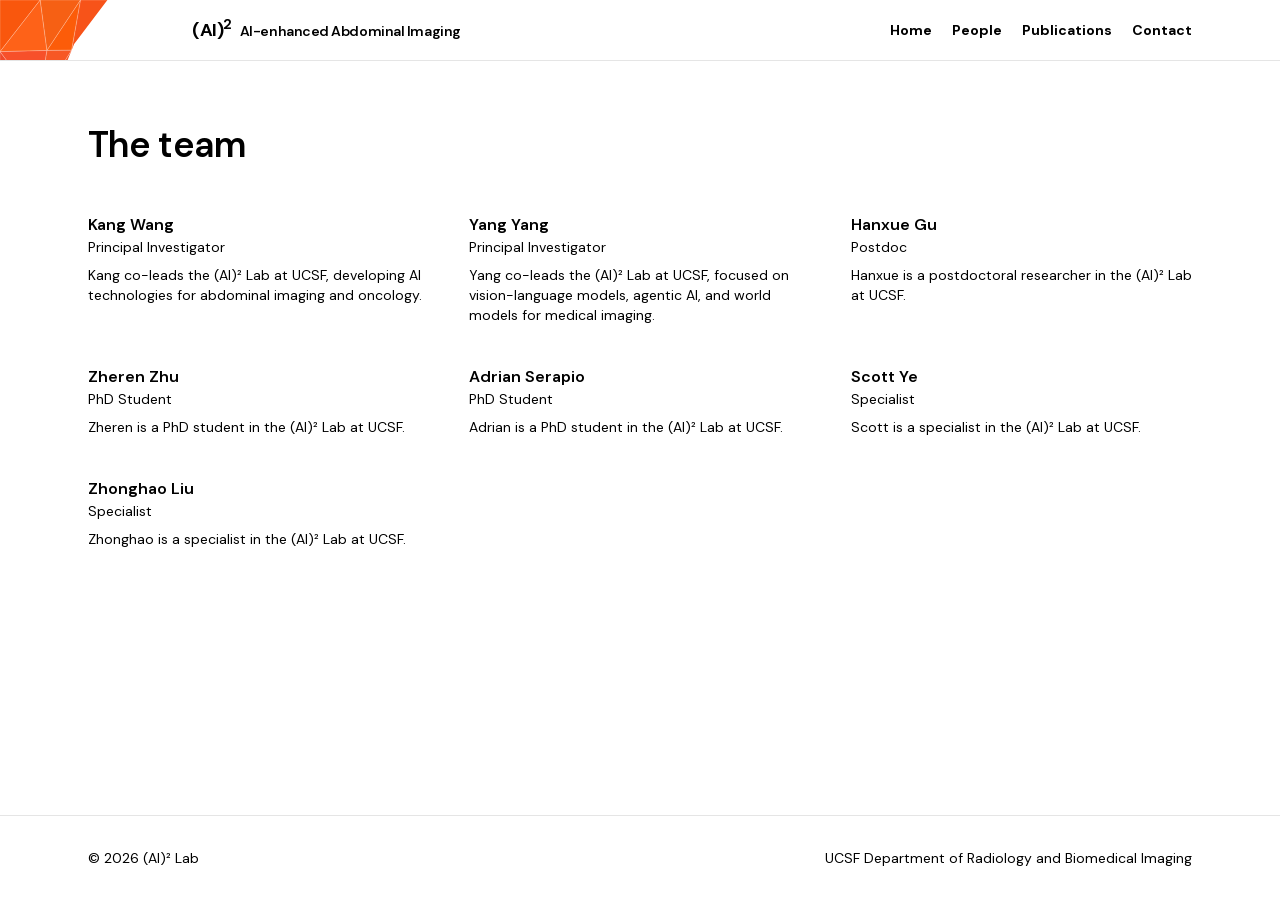
<file: people.html>
<!DOCTYPE html><html lang="en" class="dm_sans_d89fb377-module__B_rulq__variable h-full antialiased"><head><meta charSet="utf-8"/><meta name="viewport" content="width=device-width, initial-scale=1"/><link rel="preload" href="/_next/static/media/5c285b27cdda1fe8-s.p.2_mbdogr7ni8i.woff2" as="font" crossorigin="" type="font/woff2"/><link rel="stylesheet" href="/_next/static/chunks/2b0lax45k9ifm.css" data-precedence="next"/><link rel="preload" as="script" fetchPriority="low" href="/_next/static/chunks/310vm2bl3xxpt.js"/><script src="/_next/static/chunks/19mx3mg6lkumu.js" async=""></script><script src="/_next/static/chunks/3e4keds9ktjdu.js" async=""></script><script src="/_next/static/chunks/3n-p115s5-d7c.js" async=""></script><script src="/_next/static/chunks/turbopack-3h2g5yokr409k.js" async=""></script><script src="/_next/static/chunks/1mpnoxox0-4cg.js" async="" crossorigin=""></script><title>(AI)² Lab — AI-enhanced Abdominal Imaging</title><meta name="description" content="The AI-enhanced Abdominal Imaging (AI)² research group at UCSF, led by Kang Wang and Yang Yang, develops next-generation AI technologies for abdominal imaging. Leveraging the recent advancements in vision-language models, agentic AI, and world models, the group aims to transform abdominal oncology, from imaging interpretation and clinical decision-making to more personalized patient care."/><link rel="icon" href="/favicon.ico?favicon.2vob68tjqpejf.ico" sizes="256x256" type="image/x-icon"/><meta name="next-size-adjust" content=""/><script src="/_next/static/chunks/0cz1d0mv5g_q7.js" noModule=""></script></head><body class="min-h-full flex flex-col"><div hidden=""><!--$--><!--/$--></div><header class="relative sticky top-0 z-50 overflow-hidden border-b border-ink/10 bg-paper"><svg viewBox="0 0 140 64" preserveAspectRatio="none" aria-hidden="true" class="pointer-events-none absolute inset-y-0 left-0 h-full w-40"><defs><clipPath id="edge-clip-0"><path><animate attributeName="d" values="M0,0 L92.7,0 L37.9,46.9 L51.2,93.8 L45.3,140.7 L88.2,187.6 L67.1,234.4 L56.1,281.3 L97.4,328.2 L87,375.1 L100,422 L94.1,468.9 L106.3,515.8 L46.6,562.7 L92.7,609.6 L81.4,656.4 L112.9,703.3 L79.1,750.2 L42.2,797.1 L112.4,844 L0,844 Z;M0,0 L96.5,0 L117.5,46.9 L45.4,93.8 L65.6,140.7 L39,187.6 L100.8,234.4 L83.9,281.3 L88.2,328.2 L96.3,375.1 L36.8,422 L80.7,468.9 L37.3,515.8 L58.1,562.7 L91.2,609.6 L73.4,656.4 L42,703.3 L40.2,750.2 L90,797.1 L67,844 L0,844 Z;M0,0 L91.7,0 L71.5,46.9 L69.8,93.8 L114.2,140.7 L88.4,187.6 L46.7,234.4 L99.4,281.3 L116.8,328.2 L107.9,375.1 L115.2,422 L46.3,468.9 L118.8,515.8 L86.5,562.7 L54.4,609.6 L106.4,656.4 L61,703.3 L93.2,750.2 L106.1,797.1 L52.8,844 L0,844 Z;M0,0 L58.8,0 L54.5,46.9 L87.5,93.8 L77.7,140.7 L108.3,187.6 L52.4,234.4 L76.7,281.3 L51.6,328.2 L45.3,375.1 L54.3,422 L85.2,468.9 L92.8,515.8 L66.1,562.7 L87.9,609.6 L98,656.4 L102.2,703.3 L115.7,750.2 L99.8,797.1 L85.9,844 L0,844 Z;M0,0 L92.6,0 L101.8,46.9 L103.1,93.8 L81.5,140.7 L43.6,187.6 L55.4,234.4 L98.6,281.3 L78.2,328.2 L49,375.1 L60.1,422 L102.3,468.9 L95.5,515.8 L38.8,562.7 L96.4,609.6 L73.2,656.4 L96.7,703.3 L73.1,750.2 L108.4,797.1 L81.7,844 L0,844 Z;M0,0 L42.4,0 L69,46.9 L101.9,93.8 L81,140.7 L60,187.6 L51.8,234.4 L94.6,281.3 L104.2,328.2 L75.5,375.1 L70.3,422 L45.1,468.9 L105.8,515.8 L108.3,562.7 L102.4,609.6 L42.7,656.4 L88.9,703.3 L60.7,750.2 L116.2,797.1 L42.5,844 L0,844 Z;M0,0 L92.7,0 L37.9,46.9 L51.2,93.8 L45.3,140.7 L88.2,187.6 L67.1,234.4 L56.1,281.3 L97.4,328.2 L87,375.1 L100,422 L94.1,468.9 L106.3,515.8 L46.6,562.7 L92.7,609.6 L81.4,656.4 L112.9,703.3 L79.1,750.2 L42.2,797.1 L112.4,844 L0,844 Z" dur="18s" repeatCount="indefinite"></animate></path></clipPath></defs><g clip-path="url(#edge-clip-0)"><polygon points="0,0 35.2,0 0,55.1" fill="#f9570d" stroke="white" stroke-opacity="0.4" stroke-width="0.5"></polygon><polygon points="35.2,0 41.1,53.8 0,55.1" fill="#fe6218" stroke="white" stroke-opacity="0.4" stroke-width="0.5"></polygon><polygon points="35.2,0 70.5,0 41.1,53.8" fill="#f66014" stroke="white" stroke-opacity="0.4" stroke-width="0.5"></polygon><polygon points="70.5,0 62.7,53.6 41.1,53.8" fill="#fc5c09" stroke="white" stroke-opacity="0.4" stroke-width="0.5"></polygon><polygon points="70.5,0 106.9,0 62.7,53.6" fill="#f75319" stroke="white" stroke-opacity="0.4" stroke-width="0.5"></polygon><polygon points="106.9,0 106.9,51.4 62.7,53.6" fill="#ef511c" stroke="white" stroke-opacity="0.4" stroke-width="0.5"></polygon><polygon points="106.9,0 140,0 140,52.2" fill="#fc601b" stroke="white" stroke-opacity="0.4" stroke-width="0.5"></polygon><polygon points="106.9,0 140,52.2 106.9,51.4" fill="#ff510c" stroke="white" stroke-opacity="0.4" stroke-width="0.5"></polygon><polygon points="0,55.1 41.1,53.8 33.6,110" fill="#f7502a" stroke="white" stroke-opacity="0.4" stroke-width="0.5"></polygon><polygon points="0,55.1 33.6,110 0,114.6" fill="#f04929" stroke="white" stroke-opacity="0.4" stroke-width="0.5"></polygon><polygon points="41.1,53.8 62.7,53.6 33.6,110" fill="#f75825" stroke="white" stroke-opacity="0.4" stroke-width="0.5"></polygon><polygon points="62.7,53.6 73.2,96.6 33.6,110" fill="#f55524" stroke="white" stroke-opacity="0.4" stroke-width="0.5"></polygon><polygon points="62.7,53.6 106.9,51.4 99.4,99.6" fill="#f45222" stroke="white" stroke-opacity="0.4" stroke-width="0.5"></polygon><polygon points="62.7,53.6 99.4,99.6 73.2,96.6" fill="#fc4f28" stroke="white" stroke-opacity="0.4" stroke-width="0.5"></polygon><polygon points="106.9,51.4 140,52.2 140,102.8" fill="#ef4b21" stroke="white" stroke-opacity="0.4" stroke-width="0.5"></polygon><polygon points="106.9,51.4 140,102.8 99.4,99.6" fill="#ff4c2e" stroke="white" stroke-opacity="0.4" stroke-width="0.5"></polygon><polygon points="0,114.6 33.6,110 0,155" fill="#fc5242" stroke="white" stroke-opacity="0.4" stroke-width="0.5"></polygon><polygon points="33.6,110 36.4,148.4 0,155" fill="#ff4435" stroke="white" stroke-opacity="0.4" stroke-width="0.5"></polygon><polygon points="33.6,110 73.2,96.6 71.7,160.3" fill="#f4433c" stroke="white" stroke-opacity="0.4" stroke-width="0.5"></polygon><polygon points="33.6,110 71.7,160.3 36.4,148.4" fill="#f25342" stroke="white" stroke-opacity="0.4" stroke-width="0.5"></polygon><polygon points="73.2,96.6 99.4,99.6 103.6,167.3" fill="#fb5142" stroke="white" stroke-opacity="0.4" stroke-width="0.5"></polygon><polygon points="73.2,96.6 103.6,167.3 71.7,160.3" fill="#f75138" stroke="white" stroke-opacity="0.4" stroke-width="0.5"></polygon><polygon points="99.4,99.6 140,102.8 103.6,167.3" fill="#f24e34" stroke="white" stroke-opacity="0.4" stroke-width="0.5"></polygon><polygon points="140,102.8 140,166.3 103.6,167.3" fill="#fb5545" stroke="white" stroke-opacity="0.4" stroke-width="0.5"></polygon><polygon points="0,155 36.4,148.4 31.8,214.2" fill="#ff3c54" stroke="white" stroke-opacity="0.4" stroke-width="0.5"></polygon><polygon points="0,155 31.8,214.2 0,218.1" fill="#ff405d" stroke="white" stroke-opacity="0.4" stroke-width="0.5"></polygon><polygon points="36.4,148.4 71.7,160.3 31.8,214.2" fill="#ff4557" stroke="white" stroke-opacity="0.4" stroke-width="0.5"></polygon><polygon points="71.7,160.3 65.7,199.3 31.8,214.2" fill="#ff444e" stroke="white" stroke-opacity="0.4" stroke-width="0.5"></polygon><polygon points="71.7,160.3 103.6,167.3 65.7,199.3" fill="#f33d4e" stroke="white" stroke-opacity="0.4" stroke-width="0.5"></polygon><polygon points="103.6,167.3 109.2,223.6 65.7,199.3" fill="#f34c57" stroke="white" stroke-opacity="0.4" stroke-width="0.5"></polygon><polygon points="103.6,167.3 140,166.3 140,205.6" fill="#f54d4b" stroke="white" stroke-opacity="0.4" stroke-width="0.5"></polygon><polygon points="103.6,167.3 140,205.6 109.2,223.6" fill="#ff404b" stroke="white" stroke-opacity="0.4" stroke-width="0.5"></polygon><polygon points="0,218.1 31.8,214.2 0,254.4" fill="#f93666" stroke="white" stroke-opacity="0.4" stroke-width="0.5"></polygon><polygon points="31.8,214.2 39.3,259.7 0,254.4" fill="#f4456b" stroke="white" stroke-opacity="0.4" stroke-width="0.5"></polygon><polygon points="31.8,214.2 65.7,199.3 39.3,259.7" fill="#ff3a6b" stroke="white" stroke-opacity="0.4" stroke-width="0.5"></polygon><polygon points="65.7,199.3 70.9,265.8 39.3,259.7" fill="#fd386a" stroke="white" stroke-opacity="0.4" stroke-width="0.5"></polygon><polygon points="65.7,199.3 109.2,223.6 111,254.3" fill="#f83f62" stroke="white" stroke-opacity="0.4" stroke-width="0.5"></polygon><polygon points="65.7,199.3 111,254.3 70.9,265.8" fill="#f43a67" stroke="white" stroke-opacity="0.4" stroke-width="0.5"></polygon><polygon points="109.2,223.6 140,205.6 111,254.3" fill="#f44166" stroke="white" stroke-opacity="0.4" stroke-width="0.5"></polygon><polygon points="140,205.6 140,273 111,254.3" fill="#f63b73" stroke="white" stroke-opacity="0.4" stroke-width="0.5"></polygon><polygon points="0,254.4 39.3,259.7 33,304" fill="#ff3c77" stroke="white" stroke-opacity="0.4" stroke-width="0.5"></polygon><polygon points="0,254.4 33,304 0,324.9" fill="#ff4176" stroke="white" stroke-opacity="0.4" stroke-width="0.5"></polygon><polygon points="39.3,259.7 70.9,265.8 62.6,325.5" fill="#f52f7f" stroke="white" stroke-opacity="0.4" stroke-width="0.5"></polygon><polygon points="39.3,259.7 62.6,325.5 33,304" fill="#ff2e87" stroke="white" stroke-opacity="0.4" stroke-width="0.5"></polygon><polygon points="70.9,265.8 111,254.3 105,317.2" fill="#f63e7c" stroke="white" stroke-opacity="0.4" stroke-width="0.5"></polygon><polygon points="70.9,265.8 105,317.2 62.6,325.5" fill="#ff3884" stroke="white" stroke-opacity="0.4" stroke-width="0.5"></polygon><polygon points="111,254.3 140,273 140,310.4" fill="#fc3277" stroke="white" stroke-opacity="0.4" stroke-width="0.5"></polygon><polygon points="111,254.3 140,310.4 105,317.2" fill="#ff3c72" stroke="white" stroke-opacity="0.4" stroke-width="0.5"></polygon><polygon points="0,324.9 33,304 39.1,358.4" fill="#e93e99" stroke="white" stroke-opacity="0.4" stroke-width="0.5"></polygon><polygon points="0,324.9 39.1,358.4 0,369.3" fill="#f04899" stroke="white" stroke-opacity="0.4" stroke-width="0.5"></polygon><polygon points="33,304 62.6,325.5 39.1,358.4" fill="#ec3685" stroke="white" stroke-opacity="0.4" stroke-width="0.5"></polygon><polygon points="62.6,325.5 72.5,357.3 39.1,358.4" fill="#fd3892" stroke="white" stroke-opacity="0.4" stroke-width="0.5"></polygon><polygon points="62.6,325.5 105,317.2 72.5,357.3" fill="#eb459c" stroke="white" stroke-opacity="0.4" stroke-width="0.5"></polygon><polygon points="105,317.2 104,372.8 72.5,357.3" fill="#f14a98" stroke="white" stroke-opacity="0.4" stroke-width="0.5"></polygon><polygon points="105,317.2 140,310.4 140,382" fill="#f03e93" stroke="white" stroke-opacity="0.4" stroke-width="0.5"></polygon><polygon points="105,317.2 140,382 104,372.8" fill="#f73998" stroke="white" stroke-opacity="0.4" stroke-width="0.5"></polygon><polygon points="0,369.3 39.1,358.4 0,420.1" fill="#e74aa4" stroke="white" stroke-opacity="0.4" stroke-width="0.5"></polygon><polygon points="39.1,358.4 34.4,418.1 0,420.1" fill="#e745a6" stroke="white" stroke-opacity="0.4" stroke-width="0.5"></polygon><polygon points="39.1,358.4 72.5,357.3 34.4,418.1" fill="#eb47a2" stroke="white" stroke-opacity="0.4" stroke-width="0.5"></polygon><polygon points="72.5,357.3 62.1,428.2 34.4,418.1" fill="#e548a4" stroke="white" stroke-opacity="0.4" stroke-width="0.5"></polygon><polygon points="72.5,357.3 104,372.8 62.1,428.2" fill="#db47b2" stroke="white" stroke-opacity="0.4" stroke-width="0.5"></polygon><polygon points="104,372.8 103.6,428.8 62.1,428.2" fill="#e251a7" stroke="white" stroke-opacity="0.4" stroke-width="0.5"></polygon><polygon points="104,372.8 140,382 103.6,428.8" fill="#e540a8" stroke="white" stroke-opacity="0.4" stroke-width="0.5"></polygon><polygon points="140,382 140,416.7 103.6,428.8" fill="#e44faf" stroke="white" stroke-opacity="0.4" stroke-width="0.5"></polygon><polygon points="0,420.1 34.4,418.1 32.3,483.8" fill="#dd57bd" stroke="white" stroke-opacity="0.4" stroke-width="0.5"></polygon><polygon points="0,420.1 32.3,483.8 0,476.2" fill="#cc4dbe" stroke="white" stroke-opacity="0.4" stroke-width="0.5"></polygon><polygon points="34.4,418.1 62.1,428.2 64.1,464.7" fill="#d04bb6" stroke="white" stroke-opacity="0.4" stroke-width="0.5"></polygon><polygon points="34.4,418.1 64.1,464.7 32.3,483.8" fill="#de58b5" stroke="white" stroke-opacity="0.4" stroke-width="0.5"></polygon><polygon points="62.1,428.2 103.6,428.8 64.1,464.7" fill="#ca4fca" stroke="white" stroke-opacity="0.4" stroke-width="0.5"></polygon><polygon points="103.6,428.8 107.3,478 64.1,464.7" fill="#d34bbb" stroke="white" stroke-opacity="0.4" stroke-width="0.5"></polygon><polygon points="103.6,428.8 140,416.7 107.3,478" fill="#d354b7" stroke="white" stroke-opacity="0.4" stroke-width="0.5"></polygon><polygon points="140,416.7 140,464.9 107.3,478" fill="#dd5cbc" stroke="white" stroke-opacity="0.4" stroke-width="0.5"></polygon><polygon points="0,476.2 32.3,483.8 0,524" fill="#be59d2" stroke="white" stroke-opacity="0.4" stroke-width="0.5"></polygon><polygon points="32.3,483.8 32.9,539 0,524" fill="#c465e1" stroke="white" stroke-opacity="0.4" stroke-width="0.5"></polygon><polygon points="32.3,483.8 64.1,464.7 32.9,539" fill="#cd5fd7" stroke="white" stroke-opacity="0.4" stroke-width="0.5"></polygon><polygon points="64.1,464.7 76.2,530.9 32.9,539" fill="#c863de" stroke="white" stroke-opacity="0.4" stroke-width="0.5"></polygon><polygon points="64.1,464.7 107.3,478 76.2,530.9" fill="#cb5ed7" stroke="white" stroke-opacity="0.4" stroke-width="0.5"></polygon><polygon points="107.3,478 103.4,538.5 76.2,530.9" fill="#c668d5" stroke="white" stroke-opacity="0.4" stroke-width="0.5"></polygon><polygon points="107.3,478 140,464.9 140,529.8" fill="#be62d2" stroke="white" stroke-opacity="0.4" stroke-width="0.5"></polygon><polygon points="107.3,478 140,529.8 103.4,538.5" fill="#c959e0" stroke="white" stroke-opacity="0.4" stroke-width="0.5"></polygon><polygon points="0,524 32.9,539 31.6,580.6" fill="#b472ed" stroke="white" stroke-opacity="0.4" stroke-width="0.5"></polygon><polygon points="0,524 31.6,580.6 0,578.5" fill="#b763e5" stroke="white" stroke-opacity="0.4" stroke-width="0.5"></polygon><polygon points="32.9,539 76.2,530.9 61.4,590.3" fill="#af6bfb" stroke="white" stroke-opacity="0.4" stroke-width="0.5"></polygon><polygon points="32.9,539 61.4,590.3 31.6,580.6" fill="#be64fc" stroke="white" stroke-opacity="0.4" stroke-width="0.5"></polygon><polygon points="76.2,530.9 103.4,538.5 61.4,590.3" fill="#bb66ec" stroke="white" stroke-opacity="0.4" stroke-width="0.5"></polygon><polygon points="103.4,538.5 101.5,577.8 61.4,590.3" fill="#b15feb" stroke="white" stroke-opacity="0.4" stroke-width="0.5"></polygon><polygon points="103.4,538.5 140,529.8 101.5,577.8" fill="#b56bef" stroke="white" stroke-opacity="0.4" stroke-width="0.5"></polygon><polygon points="140,529.8 140,570.3 101.5,577.8" fill="#b469f2" stroke="white" stroke-opacity="0.4" stroke-width="0.5"></polygon><polygon points="0,578.5 31.6,580.6 39.3,634.2" fill="#b568fb" stroke="white" stroke-opacity="0.4" stroke-width="0.5"></polygon><polygon points="0,578.5 39.3,634.2 0,621.9" fill="#a572f9" stroke="white" stroke-opacity="0.4" stroke-width="0.5"></polygon><polygon points="31.6,580.6 61.4,590.3 39.3,634.2" fill="#b16af7" stroke="white" stroke-opacity="0.4" stroke-width="0.5"></polygon><polygon points="61.4,590.3 70.2,622.5 39.3,634.2" fill="#b168f8" stroke="white" stroke-opacity="0.4" stroke-width="0.5"></polygon><polygon points="61.4,590.3 101.5,577.8 70.2,622.5" fill="#a164f3" stroke="white" stroke-opacity="0.4" stroke-width="0.5"></polygon><polygon points="101.5,577.8 106,636.2 70.2,622.5" fill="#a86df8" stroke="white" stroke-opacity="0.4" stroke-width="0.5"></polygon><polygon points="101.5,577.8 140,570.3 140,643.1" fill="#b071f8" stroke="white" stroke-opacity="0.4" stroke-width="0.5"></polygon><polygon points="101.5,577.8 140,643.1 106,636.2" fill="#af6bff" stroke="white" stroke-opacity="0.4" stroke-width="0.5"></polygon><polygon points="0,621.9 39.3,634.2 0,697.9" fill="#a860f0" stroke="white" stroke-opacity="0.4" stroke-width="0.5"></polygon><polygon points="39.3,634.2 36.7,688.5 0,697.9" fill="#ab62ed" stroke="white" stroke-opacity="0.4" stroke-width="0.5"></polygon><polygon points="39.3,634.2 70.2,622.5 71.3,685.4" fill="#a961eb" stroke="white" stroke-opacity="0.4" stroke-width="0.5"></polygon><polygon points="39.3,634.2 71.3,685.4 36.7,688.5" fill="#9a65eb" stroke="white" stroke-opacity="0.4" stroke-width="0.5"></polygon><polygon points="70.2,622.5 106,636.2 97.9,689.8" fill="#a66af6" stroke="white" stroke-opacity="0.4" stroke-width="0.5"></polygon><polygon points="70.2,622.5 97.9,689.8 71.3,685.4" fill="#9c6fff" stroke="white" stroke-opacity="0.4" stroke-width="0.5"></polygon><polygon points="106,636.2 140,643.1 140,689.7" fill="#9962f0" stroke="white" stroke-opacity="0.4" stroke-width="0.5"></polygon><polygon points="106,636.2 140,689.7 97.9,689.8" fill="#a16bfd" stroke="white" stroke-opacity="0.4" stroke-width="0.5"></polygon><polygon points="0,697.9 36.7,688.5 0,751.6" fill="#915bf6" stroke="white" stroke-opacity="0.4" stroke-width="0.5"></polygon><polygon points="36.7,688.5 38.7,728.9 0,751.6" fill="#985de6" stroke="white" stroke-opacity="0.4" stroke-width="0.5"></polygon><polygon points="36.7,688.5 71.3,685.4 63.7,742.4" fill="#975bf4" stroke="white" stroke-opacity="0.4" stroke-width="0.5"></polygon><polygon points="36.7,688.5 63.7,742.4 38.7,728.9" fill="#9566e5" stroke="white" stroke-opacity="0.4" stroke-width="0.5"></polygon><polygon points="71.3,685.4 97.9,689.8 63.7,742.4" fill="#9964ea" stroke="white" stroke-opacity="0.4" stroke-width="0.5"></polygon><polygon points="97.9,689.8 113.3,734.4 63.7,742.4" fill="#9255ea" stroke="white" stroke-opacity="0.4" stroke-width="0.5"></polygon><polygon points="97.9,689.8 140,689.7 140,749.7" fill="#9c58ea" stroke="white" stroke-opacity="0.4" stroke-width="0.5"></polygon><polygon points="97.9,689.8 140,749.7 113.3,734.4" fill="#935bea" stroke="white" stroke-opacity="0.4" stroke-width="0.5"></polygon><polygon points="0,751.6 38.7,728.9 39.6,795.3" fill="#8151de" stroke="white" stroke-opacity="0.4" stroke-width="0.5"></polygon><polygon points="0,751.6 39.6,795.3 0,788" fill="#924eda" stroke="white" stroke-opacity="0.4" stroke-width="0.5"></polygon><polygon points="38.7,728.9 63.7,742.4 62.5,785.6" fill="#874ded" stroke="white" stroke-opacity="0.4" stroke-width="0.5"></polygon><polygon points="38.7,728.9 62.5,785.6 39.6,795.3" fill="#9050eb" stroke="white" stroke-opacity="0.4" stroke-width="0.5"></polygon><polygon points="63.7,742.4 113.3,734.4 62.5,785.6" fill="#824fdb" stroke="white" stroke-opacity="0.4" stroke-width="0.5"></polygon><polygon points="113.3,734.4 107.9,791 62.5,785.6" fill="#815eec" stroke="white" stroke-opacity="0.4" stroke-width="0.5"></polygon><polygon points="113.3,734.4 140,749.7 140,794.6" fill="#8e58ea" stroke="white" stroke-opacity="0.4" stroke-width="0.5"></polygon><polygon points="113.3,734.4 140,794.6 107.9,791" fill="#864de3" stroke="white" stroke-opacity="0.4" stroke-width="0.5"></polygon><polygon points="0,788 39.6,795.3 0,844" fill="#7c4cd9" stroke="white" stroke-opacity="0.4" stroke-width="0.5"></polygon><polygon points="39.6,795.3 30.2,844 0,844" fill="#7956dd" stroke="white" stroke-opacity="0.4" stroke-width="0.5"></polygon><polygon points="39.6,795.3 62.5,785.6 73.8,844" fill="#8446dd" stroke="white" stroke-opacity="0.4" stroke-width="0.5"></polygon><polygon points="39.6,795.3 73.8,844 30.2,844" fill="#8344db" stroke="white" stroke-opacity="0.4" stroke-width="0.5"></polygon><polygon points="62.5,785.6 107.9,791 101.8,844" fill="#874ce0" stroke="white" stroke-opacity="0.4" stroke-width="0.5"></polygon><polygon points="62.5,785.6 101.8,844 73.8,844" fill="#7f49df" stroke="white" stroke-opacity="0.4" stroke-width="0.5"></polygon><polygon points="107.9,791 140,794.6 140,844" fill="#7a46da" stroke="white" stroke-opacity="0.4" stroke-width="0.5"></polygon><polygon points="107.9,791 140,844 101.8,844" fill="#7f4ae2" stroke="white" stroke-opacity="0.4" stroke-width="0.5"></polygon></g></svg><nav class="relative mx-auto flex max-w-6xl items-center justify-between px-6 py-4 lg:pl-32"><a class="text-lg font-bold tracking-tight text-ink" href="/">(AI)<sup class="text-sm">2</sup><span class="ml-2 hidden text-sm font-semibold text-ink sm:inline">AI-enhanced Abdominal Imaging</span></a><ul class="flex gap-5 text-sm font-bold"><li><a class="text-ink transition hover:text-ink/70" href="/">Home</a></li><li><a class="text-ink transition hover:text-ink/70" href="/people">People</a></li><li><a class="text-ink transition hover:text-ink/70" href="/publications">Publications</a></li><li><a class="text-ink transition hover:text-ink/70" href="/contact">Contact</a></li></ul></nav></header><main class="flex-1"><div class="mx-auto max-w-6xl px-6 py-16"><h1 class="text-4xl font-semibold tracking-tight">The team</h1><div class="mt-12 grid gap-10 sm:grid-cols-2 lg:grid-cols-3"><div><h3 class="font-semibold">Kang Wang</h3><p class="text-sm text-ink">Principal Investigator</p><p class="mt-2 text-sm text-ink">Kang co-leads the (AI)² Lab at UCSF, developing AI technologies for abdominal imaging and oncology.</p></div><div><h3 class="font-semibold">Yang Yang</h3><p class="text-sm text-ink">Principal Investigator</p><p class="mt-2 text-sm text-ink">Yang co-leads the (AI)² Lab at UCSF, focused on vision-language models, agentic AI, and world models for medical imaging.</p></div><div><h3 class="font-semibold">Hanxue Gu</h3><p class="text-sm text-ink">Postdoc</p><p class="mt-2 text-sm text-ink">Hanxue is a postdoctoral researcher in the (AI)² Lab at UCSF.</p></div><div><h3 class="font-semibold">Zheren Zhu</h3><p class="text-sm text-ink">PhD Student</p><p class="mt-2 text-sm text-ink">Zheren is a PhD student in the (AI)² Lab at UCSF.</p></div><div><h3 class="font-semibold">Adrian Serapio</h3><p class="text-sm text-ink">PhD Student</p><p class="mt-2 text-sm text-ink">Adrian is a PhD student in the (AI)² Lab at UCSF.</p></div><div><h3 class="font-semibold">Scott Ye</h3><p class="text-sm text-ink">Specialist</p><p class="mt-2 text-sm text-ink">Scott is a specialist in the (AI)² Lab at UCSF.</p></div><div><h3 class="font-semibold">Zhonghao Liu</h3><p class="text-sm text-ink">Specialist</p><p class="mt-2 text-sm text-ink">Zhonghao is a specialist in the (AI)² Lab at UCSF.</p></div></div></div><!--$--><!--/$--></main><footer class="mt-auto border-t border-ink/10 bg-paper"><div class="mx-auto flex max-w-6xl flex-col gap-2 px-6 py-8 text-sm text-ink sm:flex-row sm:items-center sm:justify-between"><p>© <!-- -->2026<!-- --> (AI)² Lab</p><p>UCSF Department of Radiology and Biomedical Imaging</p></div></footer><script src="/_next/static/chunks/310vm2bl3xxpt.js" id="_R_" async=""></script><script>(self.__next_f=self.__next_f||[]).push([0])</script><script>self.__next_f.push([1,"1:\"$Sreact.fragment\"\n81:I[68027,[\"/_next/static/chunks/1mpnoxox0-4cg.js\"],\"default\",1]\n:HL[\"/_next/static/chunks/2b0lax45k9ifm.css\",\"style\"]\n:HL[\"/_next/static/media/5c285b27cdda1fe8-s.p.2_mbdogr7ni8i.woff2\",\"font\",{\"crossOrigin\":\"\",\"type\":\"font/woff2\"}]\n2:T659,M0,0 L92.7,0 L37.9,46.9 L51.2,93.8 L45.3,140.7 L88.2,187.6 L67.1,234.4 L56.1,281.3 L97.4,328.2 L87,375.1 L100,422 L94.1,468.9 L106.3,515.8 L46.6,562.7 L92.7,609.6 L81.4,656.4 L112.9,703.3 L79.1,750.2 L42.2,797.1 L112.4,844 L0,844 Z;M0,0 L96.5,0 L117.5,46.9 L45.4,93.8 L65.6,140.7 L39,187.6 L100.8,234.4 L83.9,281.3 L88.2,328.2 L96.3,375.1 L36.8,422 L80.7,468.9 L37.3,515.8 L58.1,562.7 L91.2,609.6 L73.4,656.4 L42,703.3 L40.2,750.2 L90,797.1 L67,844 L0,844 Z;M0,0 L91.7,0 L71.5,46.9 L69.8,93.8 L114.2,140.7 L88.4,187.6 L46.7,234.4 L99.4,281.3 L116.8,328.2 L107.9,375.1 L115.2,422 L46.3,468.9 L118.8,515.8 L86.5,562.7 L54.4,609.6 L106.4,656.4 L61,703.3 L93.2,750.2 L106.1,797.1 L52.8,844 L0,844 Z;M0,0 L58.8,0 L54.5,46.9 L87.5,93.8 L77.7,140.7 L108.3,187.6 L52.4,234.4 L76.7,281.3 L51.6,328.2 L45.3,375.1 L54.3,422 L85.2,468.9 L92.8,515.8 L66.1,562.7 L87.9,609.6 L98,656.4 L102.2,703.3 L115.7,750.2 L99.8,797.1 L85.9,844 L0,844 Z;M0,0 L92.6,0 L101.8,46.9 L103.1,93.8 L81.5,140.7 L43.6,187.6 L55.4,234.4 L98.6,281.3 L78.2,328.2 L49,375.1 L60.1,422 L102.3,468.9 L95.5,515.8 L38.8,562.7 L96.4,609.6 L73.2,656.4 L96.7,703.3 L73.1,750.2 L108.4,797.1 L81.7,844 L0,844 Z;M0,0 L42.4,0 L69,46.9 L101.9,93.8 L81,140.7 L60,187.6 L51.8,234.4 L94.6,281.3 L104.2,328.2 L75.5,375.1 L70.3,422 L45.1,468.9 L105.8,515.8 L108.3,562.7 L102.4,609.6 L42.7,656.4 L88.9,703.3 L60.7,750.2 L116.2,797.1 L42.5,844 L0,844 Z;M0,0 L92.7,0 L37.9,46.9 L51.2,93.8 L45.3,140.7 L88.2,187.6 L67.1,234.4 L56.1,281.3 L97.4,328.2 L87,375.1 L100,422 L94.1,468.9 L106.3,515.8 L46.6,562.7 L92.7,609.6 L81.4,656.4 L112.9,703.3 L79.1,750.2 L42.2,797.1 L112.4,844 L0,844 Z7f:X\n0:{\"P\":null,\"c\":[\"\",\"people\"],\"q\":\"\",\"i\":false,\"f\":[[[\"\",{\"children\":[\"people\",{\"children\":[\"__PAGE__\",{},\"$undefined\",\"$undefined\",4608]},\"$undefined\",\"$undefined\",4608]},\"$undefined\",\"$undefined\",4624],[[\"$\",\"$1\",\"c\",{\"children\":[[[\"$\",\"link\",\"0\",{\"rel\":\"stylesheet\",\"href\":\"/_next/static/chunks/2b0lax45k9ifm.css\",\"precedence\":\"next\",\"crossOrigin\":\"$undefined\",\"nonce\":\"$undefined\"}],[\"$\",\"script\",\"script-0\",{\"src\":\"/_next/static/chunks/1mpnoxox0-4cg.js\",\"async\":true,\"nonce\":\"$undefined\"}]],[\"$\",\"html\",null,{\"lang\":\"en\",\"className\":\"dm_sans_d89fb377-module__B_rulq__variable h-full antialiased\",\"children\":[\"$\",\"body\",null,{\"className\":\"min-h-full flex flex-col\",\"children\":[[\"$\",\"header\",null,{\"className\":\"relative sticky top-0 z-50 overflow-hidden border-b border-ink/10 bg-paper\",\"children\":[[\"$\",\"svg\",null,{\"viewBox\":\"0 0 140 64\",\"preserveAspectRatio\":\"none\",\"aria-hidden\":\"true\",\"className\":\"pointer-events-none absolute inset-y-0 left-0 h-full w-40\",\"children\":[[\"$\",\"defs\",null,{\"children\":[\"$\",\"clipPath\",null,{\"id\":\"edge-clip-0\",\"children\":[\"$\",\"path\",null,{\"children\":[\"$\",\"animate\",null,{\"attributeName\":\"d\",\"values\":\"$2\",\"dur\":\"18s\",\"repeatCount\":\"indefinite\"}]}]}]}],[\"$\",\"g\",null,{\"clipPath\":\"url(#edge-clip-0)\",\"children\":[[\"$\",\"polygon\",\"0\",{\"points\":\"0,0 35.2,0 0,55.1\",\"fill\":\"#f9570d\",\"stroke\":\"white\",\"strokeOpacity\":0.4,\"strokeWidth\":0.5}],[\"$\",\"polygon\",\"1\",{\"points\":\"35.2,0 41.1,53.8 0,55.1\",\"fill\":\"#fe6218\",\"stroke\":\"white\",\"strokeOpacity\":0.4,\"strokeWidth\":0.5}],[\"$\",\"polygon\",\"2\",{\"points\":\"35.2,0 70.5,0 41.1,53.8\",\"fill\":\"#f66014\",\"stroke\":\"white\",\"strokeOpacity\":0.4,\"strokeWidth\":0.5}],[\"$\",\"polygon\",\"3\",{\"points\":\"70.5,0 62.7,53.6 41.1,53.8\",\"fill\":\"#fc5c09\",\"stroke\":\"white\",\"strokeOpacity\":0.4,\"strokeWidth\":0.5}],[\"$\",\"polygon\",\"4\",{\"points\":\"70.5,0 106.9,0 62.7,53.6\",\"fill\":\"#f75319\",\"stroke\":\"white\",\"strokeOpacity\":0.4,\"strokeWidth\":0.5}],[\"$\",\"polygon\",\"5\",{\"points\":\"106.9,0 106.9,51.4 62.7,53.6\",\"fill\":\"#ef511c\",\"stroke\":\"white\",\"strokeOpacity\":0.4,\"strokeWidth\":0.5}],[\"$\",\"polygon\",\"6\",{\"points\":\"106.9,0 140,0 140,52.2\",\"fill\":\"#fc601b\",\"stroke\":\"white\",\"strokeOpacity\":0.4,\"strokeWidth\":0.5}],[\"$\",\"polygon\",\"7\",{\"points\":\"106.9,0 140,52.2 106.9,51.4\",\"fill\":\"#ff510c\",\"stroke\":\"white\",\"strokeOpacity\":0.4,\"strokeWidth\":0.5}],[\"$\",\"polygon\",\"8\",{\"points\":\"0,55.1 41.1,53.8 33.6,110\",\"fill\":\"#f7502a\",\"stroke\":\"white\",\"strokeOpacity\":0.4,\"strokeWidth\":0.5}],\"$L3\",\"$L4\",\"$L5\",\"$L6\",\"$L7\",\"$L8\",\"$L9\",\"$La\",\"$Lb\",\"$Lc\",\"$Ld\",\"$Le\",\"$Lf\",\"$L10\",\"$L11\",\"$L12\",\"$L13\",\"$L14\",\"$L15\",\"$L16\",\"$L17\",\"$L18\",\"$L19\",\"$L1a\",\"$L1b\",\"$L1c\",\"$L1d\",\"$L1e\",\"$L1f\",\"$L20\",\"$L21\",\"$L22\",\"$L23\",\"$L24\",\"$L25\",\"$L26\",\"$L27\",\"$L28\",\"$L29\",\"$L2a\",\"$L2b\",\"$L2c\",\"$L2d\",\"$L2e\",\"$L2f\",\"$L30\",\"$L31\",\"$L32\",\"$L33\",\"$L34\",\"$L35\",\"$L36\",\"$L37\",\"$L38\",\"$L39\",\"$L3a\",\"$L3b\",\"$L3c\",\"$L3d\",\"$L3e\",\"$L3f\",\"$L40\",\"$L41\",\"$L42\",\"$L43\",\"$L44\",\"$L45\",\"$L46\",\"$L47\",\"$L48\",\"$L49\",\"$L4a\",\"$L4b\",\"$L4c\",\"$L4d\",\"$L4e\",\"$L4f\",\"$L50\",\"$L51\",\"$L52\",\"$L53\",\"$L54\",\"$L55\",\"$L56\",\"$L57\",\"$L58\",\"$L59\",\"$L5a\",\"$L5b\",\"$L5c\",\"$L5d\",\"$L5e\",\"$L5f\",\"$L60\",\"$L61\",\"$L62\",\"$L63\",\"$L64\",\"$L65\",\"$L66\",\"$L67\",\"$L68\",\"$L69\",\"$L6a\",\"$L6b\",\"$L6c\",\"$L6d\",\"$L6e\",\"$L6f\",\"$L70\",\"$L71\",\"$L72\",\"$L73\",\"$L74\",\"$L75\",\"$L76\",\"$L77\",\"$L78\",\"$L79\"]}]]}],\"$L7a\"]}],\"$L7b\",\"$L7c\"]}]}]]}],{\"children\":[\"$L7d\",{\"children\":[\"$L7e\",{},null,false,null]},null,false,\"$7f\"]},null,false,null],\"$L80\",false]],\"m\":\"$undefined\",\"G\":[\"$81\",[\"$L82\"]],\"S\":true,\"h\":null,\"r\":\"$undefined\",\"s\":\"$undefined\",\"a\":\"$undefined\",\"l\":\"$undefined\",\"p\":\"$undefined\",\"d\":\"$undefined\",\"b\":\"gDE4ly_-MUFegAxr2l4kD\"}\n83:I[22016,[\"/_next/static/chunks/1mpnoxox0-4cg.js\"],\"\"]\n84:I[39756,[\"/_next/static/chunks/1mpnoxox0-4cg.js\"],\"default\"]\n85:I[37457,[\"/_next/static/chunks/1mpnoxox0-4cg.js\"],\"default\"]\n86:I[97367,[\"/_next/static/chunks/1mpnoxox0-4cg.js\"],\"OutletBoundary\"]\n87:\"$Sreact.suspense\"\n89:I[97367,[\"/_next/static/chunks/1mpnoxox0-4cg.js\"],\"ViewportBoundary\"]\n8b:I[97367,[\"/_next/static/chunks/1mpnoxox0-4cg.js\"],\"MetadataBoundary\"]\n3:[\"$\",\"polygon\",\"9\",{\"points\":\"0,55.1 33.6,110 0,114.6\",\"fill\":\"#f04929\",\"stroke\":\"white\",\"strokeOpacity\":0.4,\"strokeWidth\":0.5}]\n4:[\"$\",\"polygon\",\"10\",{\"points\":\"41.1,53.8 62.7,53.6 33.6,110\",\"fill\":\"#f75825\",\"stroke\":\"white\",\"strokeOpacity\":0.4,\"strokeWidth\":0.5}]\n5:[\"$\",\"polygon\",\"11\",{\"points\":\"62.7,53.6 73.2,96.6 33.6,110\",\"fill\":\"#f55524\",\"stroke\":\"white\",\"strokeOpacity\":0.4,\"strokeWidth\":0.5}]\n6:[\"$\",\"polygon\",\"12\",{\"points\":\"62.7,53.6 106.9,51.4 99.4,99.6\",\"fill\":\"#f45222\",\"stroke\":\"white\",\"strokeOpacity\":0.4,\"strokeWidth\":0.5}]\n7:[\"$\",\"polygon\",\"13\",{\"points\":\"62.7,53.6 99.4,99.6 73.2,96.6\",\"fill\":\"#fc4f28\",\"stroke\":\"white\",\"strokeOpacity\":0.4,\"strokeWidth\":0.5}]\n8:[\"$\",\"polygon\",\"14\",{\"points\":\"106.9,51.4 140,52.2 140,102.8\",\"fill\":\"#ef4b21\",\"stroke\":\"white\",\"strokeOpacity\":0.4,\"strokeWidth\":0.5}]\n9:[\"$\",\"polygon\",\"15\",{\"points\":\"106.9,51.4 140,102.8 99.4,99.6\",\"fill\":\"#ff4c2e\",\"stroke\":\"white\",\"strokeOpacity\":0.4,\"strokeWidth\":0.5}]\na:[\"$\",\"polygon\",\"16\",{\"points\":\"0,114.6 33.6,110 0,155\",\"fill\":\"#fc5242\",\"stroke\":\"white\",\"strokeOpacity\":0.4,\"strokeWidth\":0.5}]\nb:[\"$\",\"polygon\",\"17\",{\"points\":\"33.6,110 36.4,148.4 0,155\",\"fill\":\"#ff4435\",\"stroke\":\"white\",\"strokeOpacity\":0.4,\"strokeWidth\":0.5}]\nc:[\"$\",\"polygon\",\"18\",{\"points\":\"33.6,110 73.2,96.6 71.7,160.3\",\"fill\":\"#f4433c\",\"stroke\":\"white\",\"strokeOpacity\":0.4,\"strokeWidth\":0.5}]\nd:[\"$\",\"polygon\",\"19\",{\"points\":\"33.6,110 71.7,160.3 36.4,148.4\",\"fill\":\"#f25342\",\"stroke\":\"white\",\"strokeOpacity\":0.4,\"strokeWidth\":0.5}]\ne:[\"$\",\"polygon\",\"20\",{\"points\":\"73.2,96.6 99.4,99.6 103.6,167.3\",\"fill\":\"#fb5142\",\"stroke\":\"white\",\"strokeOpacity\":0.4,\"strokeWidth\":0.5}]\nf:[\"$\",\"polygon\",\"21\",{\"points\":\"73.2,96.6 103.6,167.3 71.7,160.3\",\"fill\":\"#f75138\",\"stroke\":\"white\",\"strokeOpacity\":0.4,\"strokeWidth\":0.5}]\n10:[\"$\",\"polygon\",\"22\",{\"points\":\"99.4,99.6 140,102.8 103.6,167.3\",\"fill\":\"#f24e34\",\"stroke\":\"white\",\"strokeOpacity\":0.4,\"strokeWidth\":0.5}]\n11:[\"$\",\"polygon\",\"23\",{\"points\":\"140,102.8 140,166.3 103.6,167.3\",\"fill\":\"#fb5545\",\"stroke\":\"white\",\"strokeOpacity\":0.4,\"strokeWidth\":0.5}]\n12:[\"$\",\"polygon\",\"24\",{\"points\":\"0,155 36.4,148.4 31.8,214.2\",\"fill\":\"#ff3c54\",\"stroke\":\"white\",\"strokeOpacity\":0.4,\"strokeWidth\":0.5}]\n13:[\"$\",\"polygon\",\"25\",{\"points\":\"0,155 31.8,214.2 0,218.1\",\"fill\":\"#ff405d\",\"stroke\":\"white\",\"strokeOpacity\":0.4,\"strokeWidth\":0.5}]\n14:[\"$\",\"polygon\",\"26\",{\"points\":\"36.4,148.4 71.7,160.3 31.8,214.2\",\"fill\":\"#ff4557\",\"stroke\":\"white\",\"strokeOpacity\":0.4,\"strokeWidth\":0.5}]\n15:[\"$\",\"polygon\",\"27\",{\"points\":\"71.7,160.3 65.7,199.3 31.8,214.2\",\"fill\":\"#ff444e\",\"stroke\":\"white\",\"strokeOpacity\":0.4,\"strokeWidth\":0.5}]\n16:[\"$\",\"polygon\",\"28\",{\"points\":\"71.7,160.3 103.6,167.3 65.7,199.3\",\"fill\":\"#f33d4e\",\"stroke\":\"white\",\"strokeOpacity\":0.4,\"strokeWidth\":0.5}]\n17:[\"$\",\"polygon\",\"29\",{\"points\":\"103.6,167.3 109.2,223.6 65.7,199.3\",\"fill\":\"#f34c57\",\"stroke\":\"white\",\"strokeOpacity\":0.4,\"strokeWidth\":0.5}]\n18:[\"$\",\"polygon\",\"30\",{\"points\":\"103.6,167.3 140,166.3 140,205.6\",\"fill\":\"#f54d4b\",\"stroke\":\"white\",\"strokeOpacity\":0.4,\"strokeWidth\":0.5}]\n19:[\"$\",\"polygon\",\"31\",{\"points\":\"103.6,167.3 140,205.6 109.2,223.6\",\"fill\":\"#ff404b\",\"stroke\":\"white\",\"strokeOpacity\":0.4,\"strokeWidth\":0.5}]\n1a:[\"$\",\"polygon\",\"32\",{\"points\":\"0,218.1 31.8,214.2 0,254.4\",\"fill\":\"#f93666\",\"stroke\":\"white\",\"strokeOpacity\":0.4,\"strokeWidth\":0.5}]\n1b:[\"$\",\"polygon\",\"33\",{\"points\":\"31.8,214.2 39.3,259.7 0,254.4\",\"fill\":\"#f4456b\",\"stroke\":\"white\",\"strokeOpacity\":0.4,\"strokeWidth\":0.5}]\n1c:[\"$\",\"polygon\",\"34\",{\"points\":\"31.8,214.2 65.7,199.3 39.3,259.7\",\"fill\":\"#ff3a6b\",\"stroke\":\"white\",\"strokeOpacity\":0.4,\"strokeWidth\":0.5}]\n1d:[\"$\",\"polygon\",\"35\",{\"points\":\"65.7,199.3 70.9,265.8 39.3,259.7\",\"fill\":\"#fd386a\",\"stroke\":\"white\",\"strokeOpacity\":0.4,\"strokeWidth\":0.5}]\n1e:[\"$\",\"polygon\",\"36\",{\"points\":\"65.7,199.3 109.2,223.6 111,254.3\",\"fill\":\"#f83f62\",\"stroke\":\"white\",\"strokeOpacity\":0.4,\"strokeWidth\":0.5}]\n1f:[\"$\",\"polygon\",\"37\",{\"points\":\"65.7,199.3 111,254.3 70.9,265.8\",\"fill\":\"#f43a67\",\"stroke\":\"white\",\"strokeOpacity\":0.4,\"strokeWidth\":0.5}]\n20:[\"$\",\"polygon\",\"38\",{\"points\":\"109.2,223.6 140,205.6 111,254.3\",\"fill\":\"#f44166\",\"stroke\":\"white\",\"strokeOpacity\":0.4,\"strokeWidth\":0.5}]\n21:[\"$\",\"polygon\",\"39\",{\"points\":\"140,205.6 140,273 111,254.3\",\"fill\":\"#f63b73\",\"stroke\":\"white\",\"strokeOpacity\":0.4,\"strokeWidth\":0.5}]\n22:[\"$\",\"polygon\",\"40\",{\"points\":\"0,254.4 39.3,259.7 33,304\",\"fill\":\"#ff3c77\",\"stroke\":\"white\",\"strokeOpacity\":0.4,\"strokeWidth\":0.5}]\n23:[\"$\",\"polygon\",\"41\",{\"points\":\"0,254.4 33,304 0,324.9\",\"fill\":\"#ff4176\",\"stroke\":\"white\",\"strokeOpacity\":0.4,\"strokeWidth\":0.5}]\n24:[\"$\",\"polygon\",\"42\",{\"points\":\"39.3,259.7 70.9,265.8 62.6,325.5\",\"fill\":\"#f52f7f\",\"stroke\":\"white\",\"strokeOpacity\":0.4,\"strokeWidth\":0.5}]\n25:[\"$\",\"polygon\",\"43\",{\"points\":\"39.3,259.7 62.6,325.5 33,304\",\"fill\":\"#ff2e87\",\"stroke\":\"white\",\"strokeOpacity\":0.4,\"strokeWidth\":0.5}]\n26:[\"$\",\"polygon\",\"44\",{\"points\":\"70.9,265.8 111,254.3 105,317.2\",\"fill\":\"#f63e7c\",\"stroke\":\"white\",\"strokeOpacity\":0.4,\"strokeWidth\":0.5}]\n27:[\"$\",\"polygon\",\"45\",{\"points\":\"70.9,265.8 105,317.2 62.6,325.5\",\"fill\":\"#ff3884\",\"stroke\":\"white\",\"strokeOpacity\":0.4,\"strokeWidth\":0.5}]\n28:[\"$\",\"polygon\",\"46\",{\"points\":\"111,254.3 140,273 140,310.4\",\"fill\":\"#fc3277\",\"stroke\":\"white\",\"strokeOpacity\":0.4,\"strokeWidth\":0.5}]\n29:[\"$\",\"polygon\",\"47\",{\"points\":\"111,254.3 140,310.4 105,317.2\",\"fill\":\"#ff3c72\",\"stroke\":\"white\",\"strokeOpacity\":0.4,\"strokeWidth\":0.5}]\n2a:[\"$\",\"polygon\",\"48\",{\"points\":\"0,324.9 33,304 39.1,358.4\",\"fill\":\"#e93e99\",\"stroke\":\"white\",\"strokeOpacity\":0.4,\"strokeWidth\":0.5}]\n2b:[\"$\",\"polygon\",\"49\",{\"points\":\"0,324.9 39.1,358.4 0,369.3\",\"fill\":\"#f04899\",\"stroke\":\"white\",\"strokeOpacity\":0.4,\"strokeWidth\":0.5}]\n2c:[\"$\",\"polygon\",\"50\",{\"points\":\"33,304 62.6,325.5 39.1,358.4\",\"fill\":\"#ec3685\",\"stroke\":\"white\",\"strokeOpacity\":0.4,\"strokeWidth\":0.5}]\n2d:[\"$\",\"polygon\",\"51\",{\"points\":\"62.6,325.5 72.5,357.3 39.1,358.4\",\"fill\":\"#fd3892\",\"stroke\":\"white\",\"strokeOpacity\":0.4,\"strokeWidth\":0.5}]\n2e:[\"$\",\"polygon\",\"52\",{\"points\":\"62.6,325.5 105,317.2 72.5,357.3\",\"fill\":\"#eb459c\",\"stroke\":\"white\",\"strokeOpacity\":0.4,\"strokeWidth\":0.5}]\n2f:[\"$\",\"polygon\",\"53\",{\"points\":\"105,317.2 104,372.8 72.5,357.3\",\"fill\":\"#f14a98\",\"stroke\":\"white\",\"strokeOpacity\":0.4,\"strokeWidth\":0.5}]\n30:[\"$\",\"polygon\",\"54\",{\"points\":\"105,317.2 140,310.4 140,382\",\"fill\":\"#f03e93\",\"stroke\":\"white\",\"strokeOpacity\":0.4,\"strokeWidth\":0.5}]\n31:[\"$\",\"polygon\",\"55\",{\"points\":\"105,317.2 140,382 104,372.8\",\"fill\":\"#f73998\",\"stroke\":\"white\",\"strokeOpacity\":0.4,\"strokeWidth\":0.5}]\n32:[\"$\",\"polygon\",\"56\",{\"points\":\"0,369.3 39.1,358.4 0,420.1\",\"fill\":\"#e74aa4\",\"stroke\":\"white\",\"strokeOpacity\":0.4,\"strokeWidth\":0.5}]\n33:[\"$\",\"polygon\",\"57\",{\"points\":\"39.1,358.4 34.4,418.1 0,420.1\",\"fill\":\"#e745a6\",\"stroke\":\"white\",\"strokeOpacity\":0.4,\"strokeWidth\":0.5}]\n34:[\"$\",\"polygon\",\"58\",{\"points\":\"39.1,358.4 72.5,357.3 34.4,418.1\",\"fill\":\"#eb47a2\",\"stroke\":\"white\",\"strokeOpacity\":0.4,\"strokeWidth\":0.5}]\n35:[\"$\",\"polygon\",\"59\",{\"points\":\"72.5,357.3 62.1,428.2 34.4,418.1\",\"fill\":\"#e548a4\",\"stroke\":\"white\",\"strokeOpacity\":0.4,\"strokeWidth\":0.5}]\n36:[\"$\",\"polygon\",\"60\",{\"points\":\"72.5,357.3 104,372.8 62.1,428.2\",\"fill\":\"#db47b2\",\"stroke\":\"white\",\"strokeOpacity\":0.4,\"strokeWidth\":0.5}]\n37:[\"$\",\"polygon\",\"61\",{\"points\":\"104,372.8 103.6,428.8 62.1,428.2\",\"fill\":\"#e251a7\",\"stroke\":\"white\",\"strokeOpacity\":0.4,\"strokeWidth\":0.5}]\n38:[\"$\",\"polygon\",\"62\",{\"points\":\"104,372.8 140,382 103.6,428.8\",\"fill\":\"#e540a8\",\"stroke\":\"white\",\"strokeOpacity\":0.4,\"strokeWidth\":0.5}]\n39:[\"$\",\"polygon\",\"63\",{\"points\":\"140,382 140,416.7 103.6,428.8\",\"fill\":\"#e44faf\",\"stroke\":\"white\",\"strokeOpacity\":0.4,\"strokeWidth\":0.5}]\n3a:[\"$\",\"polygon\",\"64\",{\"points\":\"0,420.1 34.4,418.1 32.3,483.8\",\"fill\":\"#dd57bd\",\"stroke\":\"white\",\"strokeOpacity\":0.4,\"strokeWidth\":0.5}]\n3b:[\"$\",\"polygon\",\"65\",{\"points\":\"0,420.1 32.3,483.8 0,476.2\",\"fill\":\"#cc4dbe\",\"stroke\":\"white\",\"strokeOpacity\":0.4,\"strokeWidth\":0.5}]\n3c:[\"$\",\"polygon\",\"66\",{\"points\":\"34.4,418.1 62.1,428.2 64.1,464.7\",\"fill\":\"#d04bb6\",\"stroke\":\"white\",\"strokeOpacity\":0.4,\"strokeWidth\":0.5}]\n3d:[\"$\",\"polygon\",\"67\",{\"points\":\"34.4,418.1 64.1,464.7 32.3,483.8\",\"fill\":\"#de58b5\",\"stroke\":\"white\",\"strokeOpacity\":0.4,\"strokeWidth\":0.5}]\n3e:[\"$\",\"polygon\",\"68\",{\"points\":\"62.1,428.2 103.6,428.8 64.1,464.7\",\"fill\":\"#ca4fca\",\"stroke\":\"white\",\"strokeOpacity\":0.4,\"strokeWidth\":0.5}]\n3f:[\"$\",\"polygon\",\"69\",{\"points\":\"103.6,428.8 107.3,478 64.1,464.7\",\"fill\":\"#d34bbb\",\"stroke\":\"white\",\"strokeOpacity\":0.4,\"strokeWidth\":0.5}]\n40:[\"$\",\"polygon\",\"70\",{\"points\":\"103.6,428.8 140,416.7 107.3,478\",\"fill\":\"#d354b7\",\"stroke\":\"white\",\"strokeOpacity\":0.4,\"strokeWidth\":0.5}]\n41:[\"$\",\"polygon\",\"71\",{\"points\":\"140,416.7 140,464.9 107.3,478\",\"fill\":\"#dd5cbc\",\"stroke\":\"white\",\"strokeOpacity\":0.4,\"strokeWidth\":0.5}]\n42:[\"$\",\"polygon\",\"72\",{\"points\":\"0,476.2 32.3,483.8 0,524\",\"fill\":\"#be59d2\",\"stroke\":\"white\",\"strokeOpacity\":0.4,\"strokeWidth\":0.5}]\n43:[\"$\",\"polygon\",\"73\",{\"points\":\"32.3,483.8 32.9,539 0,524\",\"fill\":\"#c465e1\",\"stroke\":\"white\",\"strokeOpacity\":0.4,\"strokeWidth\":0.5}]\n44:[\"$\",\"polygon\",\"74\",{\"points\":\"32.3,483.8 64.1,464.7 32.9,539\",\"fill\":\"#cd5fd7\",\"stroke\":\"white\",\"strokeOpacity\":0.4,\"strokeWidth\":0.5}]\n45:[\"$\",\"polygon\",\"75\",{\"points\":\"64.1,464.7 76.2,530.9 32.9,539\",\"fill\":\"#c863de\",\"stroke\":\"white\",\"strokeOpacity\":0.4,\"strokeWidth\":0.5}]\n46:[\"$\",\"polygon\",\"76\",{\"points\":\"64.1,464.7 107.3,478 76.2,530.9\",\"fill\":\"#cb5ed7\",\"stroke\":\"white\",\"strokeOpacity\":0.4,\"strokeWidth\":0.5}]\n47:[\"$\",\"polygon\",\"77\",{\"points\":\"107.3,478 103.4,538.5 76.2,530.9\",\"fill\":\"#c668d5\",\"stroke\":\"white\",\"strokeOpacity\":0.4,\"strokeWidth\":0.5}]\n48:[\"$\",\"polygon\",\"78\",{\"points\":\"107.3,478 140,464.9 140,529.8\",\"fill\":\"#be62d2\",\"stroke\":\"white\",\"strokeOpacity\":0.4,\"strokeWidth\":0.5}]\n49:[\"$\",\"polygon\",\"79\",{\"points\":\"107.3,478 140,529.8 103.4,538.5\",\"fill\":\"#c959e0\",\"stroke\":\"white\",\"strokeOpacity\":0.4,\"strokeWidth\":0.5}]\n4a:[\"$\",\"polygon\",\"80\",{\"points\":\"0,524 32.9,539 31.6,580.6\",\"fill\":\"#b472ed\",\"stroke\":\"white\",\"strokeOpacity\":0.4,\"strokeWidth\":0.5}]\n4b:[\"$\",\"polygon\",\"81\",{\"points\":\"0,524 31.6,580.6 0,578.5\",\"fill\":\"#b763e5\",\"stroke\":\"white\",\"strokeOpacity\":0.4,\"strokeWidth\":0.5}]\n4c:[\"$\",\"polygon\",\"82\",{\"points\":\"32.9,539 76.2,530.9 61.4,590.3\",\"fill\":\"#af6bfb\",\"stroke\":\"white\",\"strokeOpacity\":0.4,\"strokeWidth\":0.5}]\n4d:[\"$\",\"polygon\",\"83\",{\"points\":\"32.9,539 61.4,590.3 31.6,580.6\",\"fill\":\"#be64fc\",\"stroke\":\"white\",\"strokeOpacity\":0.4,\"strokeWidth\":0.5}]\n4e:[\"$\",\"polygon\",\"84\",{\"points\":\"76.2,530.9 103.4,538.5 61.4,590.3\",\"fill\":\"#bb66ec\",\"stroke\":\"white\",\"strokeOpacity\":0.4,\"strokeWidth\":0.5}]\n4f:[\"$\",\"polygon\",\"85\",{\"points\":\"103.4,538.5 101.5,577.8 61.4,590.3\",\"fill\":\"#b15feb\",\"stroke\":\"white\",\"strokeOpacity\":0.4,\"strokeWidth\":0.5}]\n50:[\"$\",\"polygon\",\"86\",{\"points\":\"103.4,538.5 140,529.8 101.5,577.8\",\"fill\":\"#b56bef\",\"stroke\":\"white\",\"strokeOpacity\":0.4,\"strokeWidth\":0.5}]\n51:[\"$\",\"polygon\",\"87\",{\"points\":\"140,529.8 140,570.3 101.5,577.8\",\"fill\":\"#b469f2\",\"stroke\":\"white\",\"strokeOpacity\":0.4,\"strokeWidth\":0.5}]\n52:[\"$\",\"polygon\",\"88\",{\"points\":\"0,578.5 31.6,580.6 39.3,634.2\",\"fill\":\"#b568fb\",\"stroke\":\"white\",\"strokeOpacity\":0.4,\"strokeWidth\":0.5}]\n53:[\"$\",\"polygon\",\"89\",{\"points\":\"0,578.5 39.3,634.2 0,621.9\",\"fill\":\"#a572f9\",\"stroke\":\"white\",\"strokeOpacity\":0.4,\"strokeWidth\":0.5}]\n54:[\"$\",\"polygon\",\"90\",{\"points\":\"31.6,580.6 61.4,590.3 39.3,634.2\",\"fill\":\"#b16af7\",\"stroke\":\"white\",\"strokeOpacity\":0.4,\"strokeWidth\":0.5}]\n55:[\"$\",\"polygon\",\"91\",{\"points\":\"61.4,590.3 70.2,622.5 39.3,634.2\",\"fill\":\"#b168f8\",\"stroke\":\"white\",\"strokeOpacity\":0.4,\"strokeWidth\":0.5}]\n56:[\"$\",\"polygon\",\"92\",{\"points\":\"61.4,590.3 101.5,577.8 70.2,622.5\",\"fill\":\"#a164f3\",\"stroke\":\"white\",\"strokeOpacity\":0.4,\"strokeWidth\":0.5}]\n57:[\"$\",\"polygon\",\"93\",{\"points\":\"101.5,577.8 106,636.2 70.2,622.5\",\"fill\":\"#a86df8\",\"stroke\":\"white\",\"strokeOpacity\":0.4,\"strokeWidth\":0.5}]\n58:[\"$\",\"polygon\",\"94\",{\"points\":\"101.5,577.8 140,570.3 140,643.1\",\"fill\":\"#b071f8\",\"stroke\":\"white\",\"strokeOpacity\":0.4,\"strokeWidth\":0.5}]\n59:[\"$\",\"polygon\",\"95\",{\"points\":\"101.5,577.8 140,643.1 106,636.2\",\"fill\":\"#af6bff\",\"stroke\":\"white\",\"strokeOpacity\":0.4,\"strokeWidth\":0.5}]\n5a:[\"$\",\"polygon\",\"96\",{\"points\":\"0,621.9 39.3,634.2 0,697.9\",\"fill\":\"#a860f0\",\"stroke\":\"white\",\"strokeOpacity\":0.4,\"strokeWidth\":0.5}]\n5b:[\"$\",\"polygon\",\"97\",{\"points\":\"39.3,634.2 36.7,688.5 0,697.9\",\"fill\":\"#ab62ed\",\"stroke\":\"white\",\"strokeOpacity\":0.4,\"strokeWidth\":0.5}]\n5c:[\"$\",\"polygon\",\"98\",{\"points\":\"39.3,634.2 70.2,622.5 71.3,685.4\",\"fill\":\"#a961eb\",\"stroke\":\"white\",\"strokeOpacity\":0.4,\"strokeWidth\":0.5}]\n5d:[\"$\",\"polygon\",\"99\",{\"points\":\"39.3,634.2 71.3,685.4 36.7,688.5\",\"fill\":\"#9a65eb\",\"stroke\":\"white\",\"strokeOpacity\":0.4,\"strokeWidth\":0.5}]\n5e:[\"$\",\"polygon\",\"100\",{\"points\":\"70.2,622.5 106,636.2 97.9,689.8\",\"fill\":\"#a66af6\",\"stroke\":\"white\",\"strokeOpacity\":0.4,\"strokeWidth\":0.5}]\n5f:[\"$\",\"polygon\",\"101\",{\"points\":\"70.2,622.5 97.9,689.8 71.3,685.4\",\"fill\":\"#9c6fff\",\"stroke\":\"white\",\"strokeOpacity\":0.4,\"strokeWidth\":0.5}]\n60:[\"$\",\"polygon\",\"102\",{\"points\":\"106,636.2 140,643.1 140,689.7\",\"fill\":\"#9962f0\",\"stroke\":\"white\",\"strokeOpacity\":0.4,\"strokeWidth\":0.5}]\n61:[\"$\",\"polygon\",\"103\",{\"points\":\"106,636.2 140,689.7 97.9,689.8\",\"fill\":\"#a16bfd\",\"stroke\":\"white\",\"strokeOpacity\":0.4,\"strokeWidth\":0.5}]\n62:[\"$\",\"polygon\",\"104\",{\"points\":\"0,697.9 36.7,688.5 0,751.6\",\"fill\":\"#915bf6\",\"stroke\":\"white\",\"strokeOpacity\":0.4,\"strokeWidth\":0.5}]\n63:[\"$\",\"polygon\",\"105\",{\"points\":\"36.7,688.5 38.7,728.9 0,751.6\",\"fill\":\"#985de6\",\"stroke\":\"white\",\"strokeOpacity\":0.4,\"strokeWidth\":0.5}]\n64:[\"$\",\"polygon\",\"106\",{\"points\":\"36.7,688.5 71.3,685.4 63.7,742.4\",\"fill\":\"#975bf4\",\"stroke\":\"white\",\"strokeOpacity\":0.4,\"strokeWidth\":0.5}]\n65:[\"$\",\"polygon\",\"107\",{\"points\":\"36.7,688.5 63.7,742.4 38.7,728.9\",\"fill\":\"#9566e5\",\"stroke\":\"white\",\"strokeOpacity\":0.4,\"strokeWidth\":0.5}]\n66:[\"$\",\"polygon\",\"108\",{\"points\":\"71.3,685.4 97.9,689.8 63.7,742.4\",\"fill\":\"#9964ea\",\"stroke\":\"white\",\"strokeOpacity\":0.4,\"strokeWidth\":0.5}]\n67:[\"$\",\"polygon\",\"109\",{\"points\":\"97.9,689.8 113.3,734.4 63.7,742.4\",\"fill\":\"#9255ea\",\"stroke\":\"white\",\"strokeOpacity\":0.4,\"strokeWidth\":0.5}]\n68:[\"$\",\"polygon\",\"110\",{\"points\":\"97.9,689.8 140,689.7 140,749.7\",\"fill\":\"#9c58ea\",\"stroke\":\"white\",\"strokeOpacity\":0.4,\"strokeWidth\":0.5}]\n69:[\"$\",\"polygon\",\"111\",{\"points\":\"97.9,689.8 140,749.7 113.3,734.4\",\"fill\":\"#935bea\",\"stroke\":\"white\",\"strokeOpacity\":0.4,\"strokeWidth\":0.5}]\n6a:[\"$\",\"polygon\",\"112\",{\"points\":\"0,751.6 38.7,728.9 39.6,795.3\",\"fill\":\"#8151de\",\"stroke\":\"white\",\"strokeOpacity\":0.4,\"strokeWidth\":0.5}]\n6b:[\"$\",\"polygon\",\"113\",{\"points\":\"0,751.6 39.6,795.3 0,788\",\"fill\":\"#924eda\",\"stroke\":\"white\",\"strokeOpacity\":0.4,\"strokeWidth\":0.5}]\n6c:[\"$\",\"polygon\",\"114\",{\"points\":\"38.7,728.9 63.7,742.4 62.5,785.6\",\"fill\":\"#874ded\",\"stroke\":\"white\",\"strokeOpacity\":0.4,\"strokeWidth\":0.5}]\n6d:[\"$\",\"polygon\",\"115\",{\"points\":\"38.7,728.9 62.5,785.6 39.6,795.3\",\"fill\":\"#9050eb\",\"stroke\":\"white\",\"strokeOpacity\":0.4,\"strokeWidth\":0.5}]\n6e:[\"$\",\"polygon\",\"116\",{\"points\":\"63.7,742.4 113.3,734.4 62.5,785.6\",\"fill\":\"#824fdb\",\"stroke\":\"white\",\"strokeOpacity\":0.4,\"strokeWidth\":0.5}]\n6f:[\"$\",\"polygon\",\"117\",{\"points\":\"113.3,734.4 107.9,791 62.5,785.6\",\"fill\":\"#815eec\",\"stroke\":\"white\",\"strokeOpacity\":0.4,\"strokeWidth\":0.5}]\n70:[\"$\",\"polygon\",\"118\",{\"points\":\"113.3,734.4 140,749.7 140,794.6\",\"fill\":\"#8e58ea\",\"stroke\":\"white\",\"strokeOpacity\":0.4,\"strokeWidth\":0.5}]\n71:[\"$\",\"polygon\",\"119\",{\"points\":\"113.3,734.4 140,794.6 107.9,791\",\"fill\":\"#864de3\",\"stroke\":\"white\",\"strokeOpacity\":0.4,\"strokeWidth\":0.5}]\n72:[\"$\",\"polygon\",\"120\",{\"points\":\"0,788 39.6,795.3 0,844\",\"fill\":\"#7c4cd9\",\"stroke\":\"white\",\"strokeOpacity\":0.4,\"strokeWidth\":0.5}]\n73:[\"$\",\"polygon\",\"121\",{\"points\":\"39.6,795.3 30.2,844 0,844\",\"fill\":\"#7956dd\",\"stroke\":\"white\",\"strokeOpacity\":0.4,\"strokeWidth\":0.5}]\n74:[\"$\",\"polygon\",\"122\",{\"points\":\"39.6,795.3 62.5,785.6 73.8,844\",\"fill\":\"#8446dd\",\"stroke\":\"white\",\"strokeOpacity\":0.4,\"strokeWidth\":0.5}]\n75:[\"$\",\"polygon\",\"123\",{\"points\":\"39.6,795.3 73.8,844 30.2,844\",\"fill\":\"#8344db\",\"stroke\":\"white\",\"strokeOpacity\":0.4,\"strokeWidth\":0.5}]\n76:[\"$\",\"polygon\",\"124\",{\"points\":\"62.5,785.6 107.9,791 101.8,844\",\"fill\":\"#874ce0\",\"stroke\":\"white\",\"strokeOpacity\":0.4,\"strokeWidth\":0.5}]\n77:[\"$\",\"polygon\",\"125\",{\"points\":\"62.5,785.6 101.8,844 73.8,844\",\"fill\":\"#7f49df\",\"stroke\":\"white\",\"strokeOpacity\":0.4,\"strokeWidth\":0.5}]\n78:[\"$\",\"polygon\",\"126\",{\"points\":\"107.9,791 140,794.6 140,844\",\"fill\":\"#7a46da\",\"stroke\":\"white\",\"strokeOpacity\":0.4,\"strokeWidth\":0.5}]\n79:[\"$\",\"polygon\",\"127\",{\"points\":\"107.9,791 140,844 101.8,844\",\"fill\":\"#7f4ae2\",\"stroke\":\"white\",\"strokeOpacity\":0.4,\"strokeWidth\":0.5}]\n7a:[\"$\",\"nav\",null,{\"className\":\"relative mx-auto flex max-w-6xl items-center justify-between px-6 py-4 lg:pl-32\",\"children\":[[\"$\",\"$L83\",null,{\"href\":\"/\",\"className\":\"text-lg font-bold tracking-tight text-ink\",\"children\":[\"(AI)\",[\"$\",\"sup\",null,{\"className\":\"text-sm\",\"children\":\"2\"}],[\"$\",\"span\",null,{\"className\":\"ml-2 hidden text-sm font-semibold text-ink sm:inline\",\"children\":\"AI-enhanced Abdominal Imaging\"}]]}],[\"$\",\"ul\",null,{\"className\":\"flex gap-5 text-sm font-bold\",\"children\":[[\"$\",\"li\",\"/\",{\"children\":[\"$\",\"$L83\",null,{\"href\":\"/\",\"className\":\"text-ink transition hover:text-ink/70\",\"children\":\"Home\"}]}],[\"$\",\"li\",\"/people\",{\"children\":[\"$\",\"$L83\",null,{\"href\":\"/people\",\"className\":\"text-ink transition hover:text-ink/70\",\"children\":\"People\"}]}],[\"$\",\"li\",\"/publications\",{\"children\":[\"$\",\"$L83\",null,{\"href\":\"/publications\",\"className\":\"text-ink transition hover:text-ink/70\",\"children\":\"Publications\"}]}],[\"$\",\"li\",\"/contact\",{\"children\":[\"$\",\"$L83\",null,{\"href\":\"/contact\",\"className\":\"text-ink transition hover:text-ink/70\",\"children\":\"Contact\"}]}]]}]]}]\n7b:[\"$\",\"main\",null,{\"className\":\"flex-1\",\"children\":[\"$\",\"$L84\",null,{\"parallelRouterKey\":\"children\",\"error\":\"$undefined\",\"errorStyles\":\"$undefined\",\"errorScripts\":\"$undefined\",\"template\":[\"$\",\"$L85\",null,{}],\"templateStyles\":\"$undefined\",\"templateScripts\":\"$undefined\",\"notFound\":[[[\"$\",\"title\",null,{\"children\":\"404: This page could not be found.\"}],[\"$\",\"div\",null,{\"style\":{\"fontFamily\":\"system-ui,\\\"Segoe UI\\\",Roboto,Helvetica,Arial,sans-serif,\\\"Apple Color Emoji\\\",\\\"Segoe UI Emoji\\\"\",\"height\":\"100vh\",\"textAlign\":\"center\",\"display\":\"flex\",\"flexDirection\":\"column\",\"alignItems\":\"center\",\"justifyContent\":\"center\"},\"children\":[\"$\",\"div\",null,{\"children\":[[\"$\",\"style\",null,{\"dangerouslySetInnerHTML\":{\"__html\":\"body{color:#000;background:#fff;margin:0}.next-error-h1{border-right:1px solid rgba(0,0,0,.3)}@media (prefers-color-scheme:dark){body{color:#fff;background:#000}.next-error-h1{border-right:1px solid rgba(255,255,255,.3)}}\"}}],[\"$\",\"h1\",null,{\"className\":\"next-error-h1\",\"style\":{\"display\":\"inline-block\",\"margin\":\"0 20px 0 0\",\"padding\":\"0 23px 0 0\",\"fontSize\":24,\"fontWeight\":500,\"verticalAlign\":\"top\",\"lineHeight\":\"49px\"},\"children\":404}],[\"$\",\"div\",null,{\"style\":{\"display\":\"inline-block\"},\"children\":[\"$\",\"h2\",null,{\"style\":{\"fontSize\":14,\"fontWeight\":400,\"lineHeight\":\"49px\",\"margin\":0},\"children\":\"This page could not be found.\"}]}]]}]}]],[]],\"forbidden\":\"$undefined\",\"unauthorized\":\"$undefined\"}]}]\n7c:[\"$\",\"footer\",null,{\"className\":\"mt-auto border-t border-ink/10 bg-paper\",\"children\":[\"$\",\"div\",null,{\"className\":\"mx-auto flex max-w-6xl flex-col gap-2 px-6 py-8 text-sm text-ink sm:flex-row sm:items-center sm:justify-between\",\"children\":[[\"$\",\"p\",null,{\"children\":[\"© \",2026,\" (AI)² Lab\"]}],[\"$\",\"p\",null,{\"children\":\"UCSF Department of Radiology and Biomedical Imaging\"}]]}]}]\n7d:[\"$\",\"$1\",\"c\",{\"children\":[null,[\"$\",\"$L84\",null,{\"parallelRouterKey\":\"children\",\"error\":\"$undefined\",\"errorStyles\":\"$undefined\",\"errorScripts\":\"$undefined\",\"template\":[\"$\",\"$L85\",null,{}],\"templateStyles\":\"$undefined\",\"templateScripts\":\"$undefined\",\"notFound\":\"$undefined\",\"forbidden\":\"$undefined\",\"unauthorized\":\"$undefined\"}]]}]\n7e:[\"$\",\"$1\",\"c\",{\"children\":[[\"$\",\"div\",null,{\"className\":\"mx-auto max-w-6xl px-6 py-16\",\"children\":[[\"$\",\"h1\",null,{\"className\":\"text-4xl font-semibold tracking-tight\",\"children\":\"The team\"}],[\"$\",\"div\",null,{\"className\":\"mt-12 grid gap-10 sm:grid-cols-2 lg:grid-cols-3\",\"children\":[[\"$\",\"div\",\"kang-wang\",{\"children\":[[\"$\",\"h3\",null,{\"className\":\"font-semibold\",\"children\":\"Kang Wang\"}],[\"$\",\"p\",null,{\"className\":\"text-sm text-ink\",\"children\":\"Principal Investigator\"}],[\"$\",\"p\",null,{\"className\":\"mt-2 text-sm text-ink\",\"children\":\"Kang co-leads the (AI)² Lab at UCSF, developing AI technologies for abdominal imaging and oncology.\"}]]}],[\"$\",\"div\",\"yang-yang\",{\"children\":[[\"$\",\"h3\",null,{\"className\":\"font-semibold\",\"children\":\"Yang Yang\"}],[\"$\",\"p\",null,{\"className\":\"text-sm text-ink\",\"children\":\"Principal Investigator\"}],[\"$\",\"p\",null,{\"className\":\"mt-2 text-sm text-ink\",\"children\":\"Yang co-leads the (AI)² Lab at UCSF, focused on vision-language models, agentic AI, and world models for medical imaging.\"}]]}],[\"$\",\"div\",\"hanxue-gu\",{\"children\":[[\"$\",\"h3\",null,{\"className\":\"font-semibold\",\"children\":\"Hanxue Gu\"}],[\"$\",\"p\",null,{\"className\":\"text-sm text-ink\",\"children\":\"Postdoc\"}],[\"$\",\"p\",null,{\"className\":\"mt-2 text-sm text-ink\",\"children\":\"Hanxue is a postdoctoral researcher in the (AI)² Lab at UCSF.\"}]]}],[\"$\",\"div\",\"zheren-zhu\",{\"children\":[[\"$\",\"h3\",null,{\"className\":\"font-semibold\",\"children\":\"Zheren Zhu\"}],[\"$\",\"p\",null,{\"className\":\"text-sm text-ink\",\"children\":\"PhD Student\"}],[\"$\",\"p\",null,{\"className\":\"mt-2 text-sm text-ink\",\"children\":\"Zheren is a PhD student in the (AI)² Lab at UCSF.\"}]]}],[\"$\",\"div\",\"adrian-serapio\",{\"children\":[[\"$\",\"h3\",null,{\"className\":\"font-semibold\",\"children\":\"Adrian Serapio\"}],[\"$\",\"p\",null,{\"className\":\"text-sm text-ink\",\"children\":\"PhD Student\"}],[\"$\",\"p\",null,{\"className\":\"mt-2 text-sm text-ink\",\"children\":\"Adrian is a PhD student in the (AI)² Lab at UCSF.\"}]]}],[\"$\",\"div\",\"scott-ye\",{\"children\":[[\"$\",\"h3\",null,{\"className\":\"font-semibold\",\"children\":\"Scott Ye\"}],[\"$\",\"p\",null,{\"className\":\"text-sm text-ink\",\"children\":\"Specialist\"}],[\"$\",\"p\",null,{\"className\":\"mt-2 text-sm text-ink\",\"children\":\"Scott is a specialist in the (AI)² Lab at UCSF.\"}]]}],[\"$\",\"div\",\"zhonghao-liu\",{\"children\":[[\"$\",\"h3\",null,{\"className\":\"font-semibold\",\"children\":\"Zhonghao Liu\"}],[\"$\",\"p\",null,{\"className\":\"text-sm text-ink\",\"children\":\"Specialist\"}],[\"$\",\"p\",null,{\"className\":\"mt-2 text-sm text-ink\",\"children\":\"Zhonghao is a specialist in the (AI)² Lab at UCSF.\"}]]}]]}]]}],null,[\"$\",\"$L86\",null,{\"children\":[\"$\",\"$87\",null,{\"name\":\"Next.MetadataOutlet\",\"children\":\"$@88\"}]}]]}]\n80:[\"$\",\"$1\",\"h\",{\"children\":[null,[\"$\",\"$L89\",null,{\"children\":\"$L8a\"}],[\"$\",\"div\",null,{\"hidden\":true,\"children\":[\"$\",\"$L8b\",null,{\"children\":[\"$\",\"$87\",null,{\"name\":\"Next.Metadata\",\"children\":\"$L8c\"}]}]}],[\"$\",\"meta\",null,{\"name\":\"next-size-adjust\",\"content\":\"\"}]]}]\n82:[\"$\",\"link\",\"0\",{\"rel\":\"stylesheet\",\"href\":\"/_next/static/chunks/2b0lax45k9ifm.css\",\"precedence\":\"next\",\"crossOrigin\":\"$undefined\",\"nonce\":\"$undefined\"}]\n7f:C\n8a:[[\"$\",\"meta\",\"0\",{\"charSet\":\"utf-8\"}],[\"$\",\"meta\",\"1\",{\"name\":\"viewport\",\"content\":\"width=device-width, initial-scale=1\"}]]\n8d:I[27201,[\"/_next/static/chunks/1mpnoxox0-4cg.js\"],\"IconMark\"]\n88:null\n8c:[[\"$\",\"title\",\"0\",{\"children\":\"(AI)² Lab — AI-enhanced Abdominal Imaging\"}],[\"$\",\"meta\",\"1\",{\"name\":\"description\",\"content\":\"The AI-enhanced Abdominal Imaging (AI)² research group at UCSF, led by Kang Wang and Yang Yang, develops next-generation AI technologies for abdominal imaging. Leveraging the recent advancements in vision-language models, agentic AI, and world models, the group aims to transform abdominal oncology, from imaging interpretation and clinical decision-making to more personalized patient care.\"}],[\"$\",\"link\",\"2\",{\"rel\":\"icon\",\"href\":\"/favicon.ico?favicon.2vob68tjqpejf.ico\",\"sizes\":\"256x256\",\"type\":\"image/x-icon\"}],[\"$\",\"$L8d\",\"3\",{}]]\n"])</script></body></html>
</file>
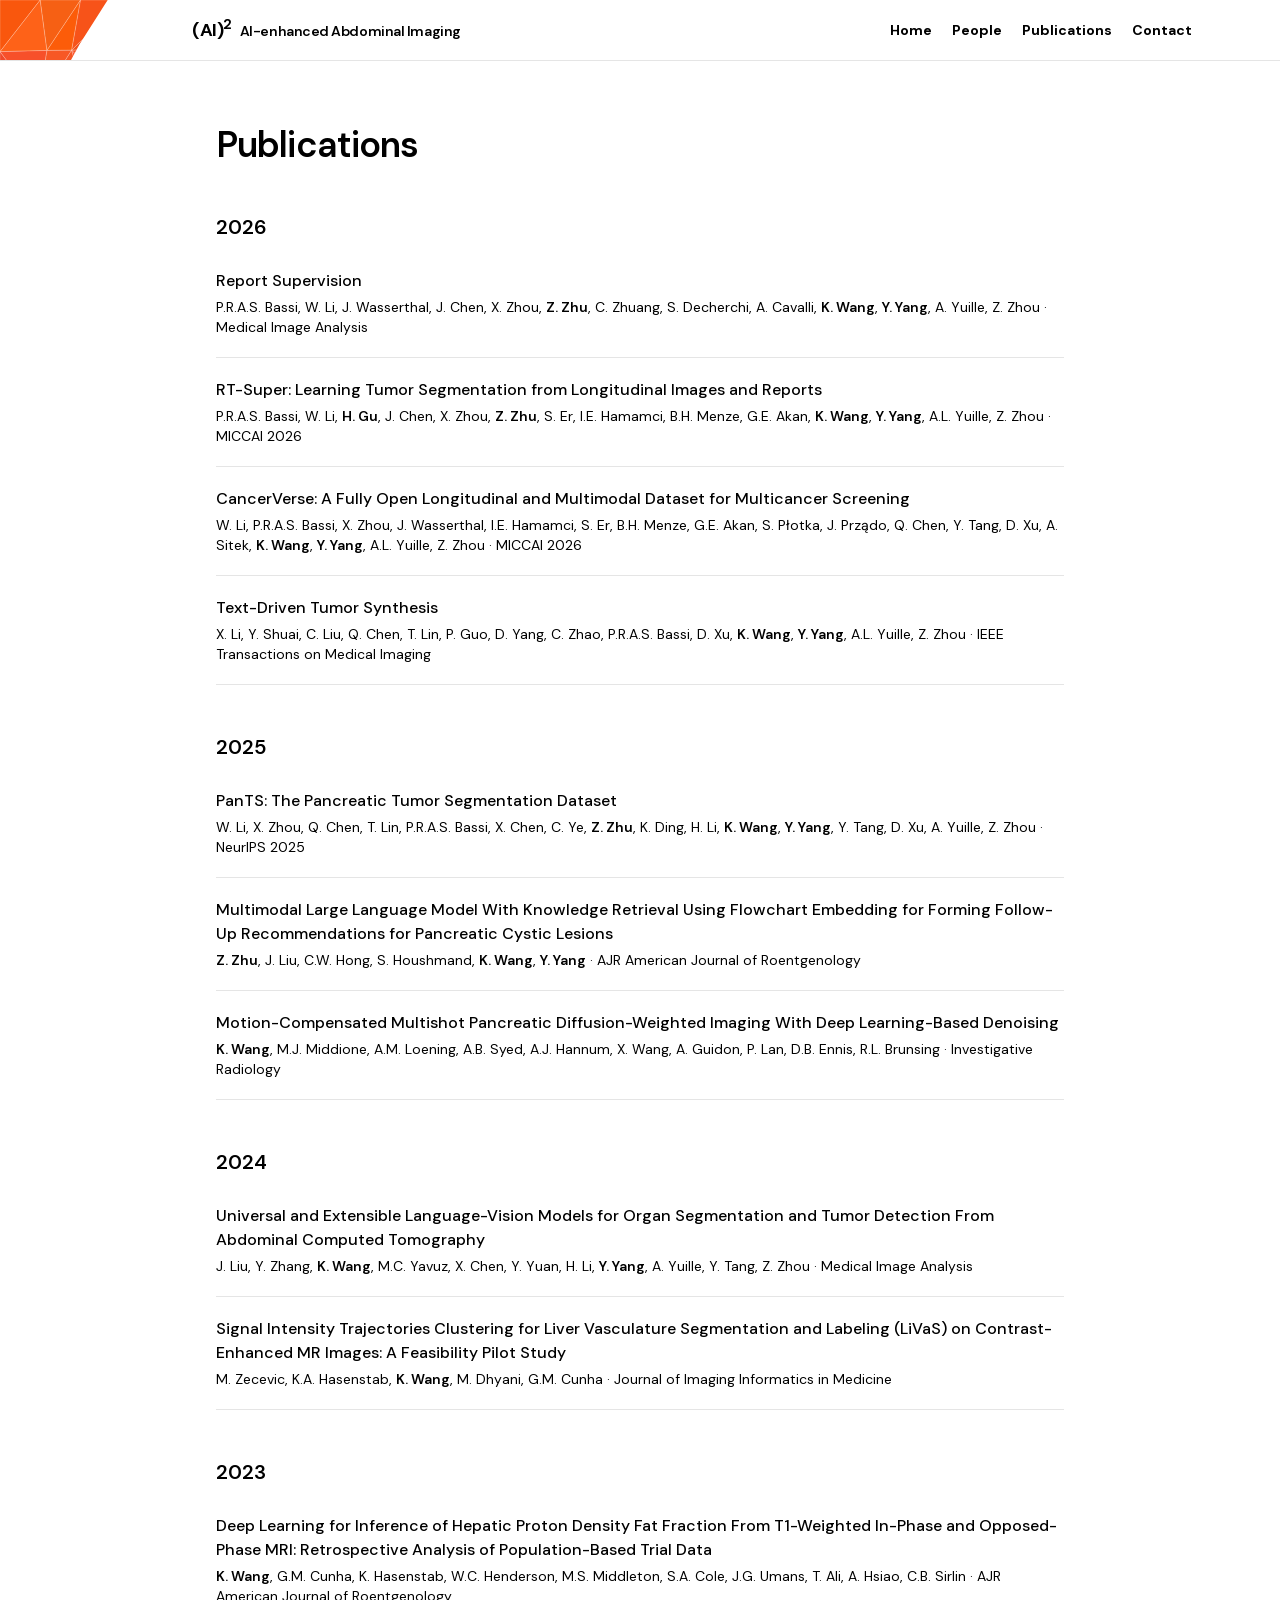
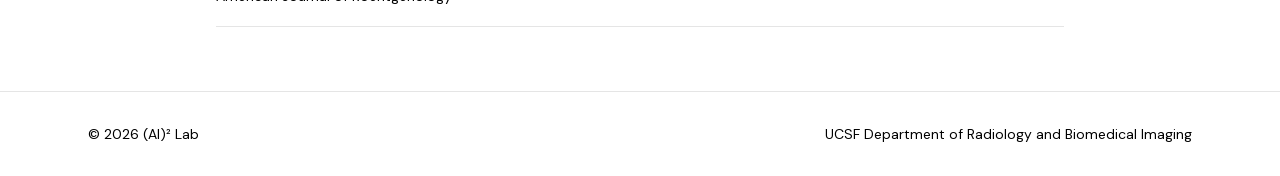
<file: publications.html>
<!DOCTYPE html><html lang="en" class="dm_sans_d89fb377-module__B_rulq__variable h-full antialiased"><head><meta charSet="utf-8"/><meta name="viewport" content="width=device-width, initial-scale=1"/><link rel="preload" href="/_next/static/media/5c285b27cdda1fe8-s.p.2_mbdogr7ni8i.woff2" as="font" crossorigin="" type="font/woff2"/><link rel="stylesheet" href="/_next/static/chunks/2b0lax45k9ifm.css" data-precedence="next"/><link rel="preload" as="script" fetchPriority="low" href="/_next/static/chunks/310vm2bl3xxpt.js"/><script src="/_next/static/chunks/19mx3mg6lkumu.js" async=""></script><script src="/_next/static/chunks/3e4keds9ktjdu.js" async=""></script><script src="/_next/static/chunks/3n-p115s5-d7c.js" async=""></script><script src="/_next/static/chunks/turbopack-3h2g5yokr409k.js" async=""></script><script src="/_next/static/chunks/1mpnoxox0-4cg.js" async="" crossorigin=""></script><title>(AI)² Lab — AI-enhanced Abdominal Imaging</title><meta name="description" content="The AI-enhanced Abdominal Imaging (AI)² research group at UCSF, led by Kang Wang and Yang Yang, develops next-generation AI technologies for abdominal imaging. Leveraging the recent advancements in vision-language models, agentic AI, and world models, the group aims to transform abdominal oncology, from imaging interpretation and clinical decision-making to more personalized patient care."/><link rel="icon" href="/favicon.ico?favicon.2vob68tjqpejf.ico" sizes="256x256" type="image/x-icon"/><meta name="next-size-adjust" content=""/><script src="/_next/static/chunks/0cz1d0mv5g_q7.js" noModule=""></script></head><body class="min-h-full flex flex-col"><div hidden=""><!--$--><!--/$--></div><header class="relative sticky top-0 z-50 overflow-hidden border-b border-ink/10 bg-paper"><svg viewBox="0 0 140 64" preserveAspectRatio="none" aria-hidden="true" class="pointer-events-none absolute inset-y-0 left-0 h-full w-40"><defs><clipPath id="edge-clip-0"><path><animate attributeName="d" values="M0,0 L92.7,0 L37.9,46.9 L51.2,93.8 L45.3,140.7 L88.2,187.6 L67.1,234.4 L56.1,281.3 L97.4,328.2 L87,375.1 L100,422 L94.1,468.9 L106.3,515.8 L46.6,562.7 L92.7,609.6 L81.4,656.4 L112.9,703.3 L79.1,750.2 L42.2,797.1 L112.4,844 L0,844 Z;M0,0 L96.5,0 L117.5,46.9 L45.4,93.8 L65.6,140.7 L39,187.6 L100.8,234.4 L83.9,281.3 L88.2,328.2 L96.3,375.1 L36.8,422 L80.7,468.9 L37.3,515.8 L58.1,562.7 L91.2,609.6 L73.4,656.4 L42,703.3 L40.2,750.2 L90,797.1 L67,844 L0,844 Z;M0,0 L91.7,0 L71.5,46.9 L69.8,93.8 L114.2,140.7 L88.4,187.6 L46.7,234.4 L99.4,281.3 L116.8,328.2 L107.9,375.1 L115.2,422 L46.3,468.9 L118.8,515.8 L86.5,562.7 L54.4,609.6 L106.4,656.4 L61,703.3 L93.2,750.2 L106.1,797.1 L52.8,844 L0,844 Z;M0,0 L58.8,0 L54.5,46.9 L87.5,93.8 L77.7,140.7 L108.3,187.6 L52.4,234.4 L76.7,281.3 L51.6,328.2 L45.3,375.1 L54.3,422 L85.2,468.9 L92.8,515.8 L66.1,562.7 L87.9,609.6 L98,656.4 L102.2,703.3 L115.7,750.2 L99.8,797.1 L85.9,844 L0,844 Z;M0,0 L92.6,0 L101.8,46.9 L103.1,93.8 L81.5,140.7 L43.6,187.6 L55.4,234.4 L98.6,281.3 L78.2,328.2 L49,375.1 L60.1,422 L102.3,468.9 L95.5,515.8 L38.8,562.7 L96.4,609.6 L73.2,656.4 L96.7,703.3 L73.1,750.2 L108.4,797.1 L81.7,844 L0,844 Z;M0,0 L42.4,0 L69,46.9 L101.9,93.8 L81,140.7 L60,187.6 L51.8,234.4 L94.6,281.3 L104.2,328.2 L75.5,375.1 L70.3,422 L45.1,468.9 L105.8,515.8 L108.3,562.7 L102.4,609.6 L42.7,656.4 L88.9,703.3 L60.7,750.2 L116.2,797.1 L42.5,844 L0,844 Z;M0,0 L92.7,0 L37.9,46.9 L51.2,93.8 L45.3,140.7 L88.2,187.6 L67.1,234.4 L56.1,281.3 L97.4,328.2 L87,375.1 L100,422 L94.1,468.9 L106.3,515.8 L46.6,562.7 L92.7,609.6 L81.4,656.4 L112.9,703.3 L79.1,750.2 L42.2,797.1 L112.4,844 L0,844 Z" dur="18s" repeatCount="indefinite"></animate></path></clipPath></defs><g clip-path="url(#edge-clip-0)"><polygon points="0,0 35.2,0 0,55.1" fill="#f9570d" stroke="white" stroke-opacity="0.4" stroke-width="0.5"></polygon><polygon points="35.2,0 41.1,53.8 0,55.1" fill="#fe6218" stroke="white" stroke-opacity="0.4" stroke-width="0.5"></polygon><polygon points="35.2,0 70.5,0 41.1,53.8" fill="#f66014" stroke="white" stroke-opacity="0.4" stroke-width="0.5"></polygon><polygon points="70.5,0 62.7,53.6 41.1,53.8" fill="#fc5c09" stroke="white" stroke-opacity="0.4" stroke-width="0.5"></polygon><polygon points="70.5,0 106.9,0 62.7,53.6" fill="#f75319" stroke="white" stroke-opacity="0.4" stroke-width="0.5"></polygon><polygon points="106.9,0 106.9,51.4 62.7,53.6" fill="#ef511c" stroke="white" stroke-opacity="0.4" stroke-width="0.5"></polygon><polygon points="106.9,0 140,0 140,52.2" fill="#fc601b" stroke="white" stroke-opacity="0.4" stroke-width="0.5"></polygon><polygon points="106.9,0 140,52.2 106.9,51.4" fill="#ff510c" stroke="white" stroke-opacity="0.4" stroke-width="0.5"></polygon><polygon points="0,55.1 41.1,53.8 33.6,110" fill="#f7502a" stroke="white" stroke-opacity="0.4" stroke-width="0.5"></polygon><polygon points="0,55.1 33.6,110 0,114.6" fill="#f04929" stroke="white" stroke-opacity="0.4" stroke-width="0.5"></polygon><polygon points="41.1,53.8 62.7,53.6 33.6,110" fill="#f75825" stroke="white" stroke-opacity="0.4" stroke-width="0.5"></polygon><polygon points="62.7,53.6 73.2,96.6 33.6,110" fill="#f55524" stroke="white" stroke-opacity="0.4" stroke-width="0.5"></polygon><polygon points="62.7,53.6 106.9,51.4 99.4,99.6" fill="#f45222" stroke="white" stroke-opacity="0.4" stroke-width="0.5"></polygon><polygon points="62.7,53.6 99.4,99.6 73.2,96.6" fill="#fc4f28" stroke="white" stroke-opacity="0.4" stroke-width="0.5"></polygon><polygon points="106.9,51.4 140,52.2 140,102.8" fill="#ef4b21" stroke="white" stroke-opacity="0.4" stroke-width="0.5"></polygon><polygon points="106.9,51.4 140,102.8 99.4,99.6" fill="#ff4c2e" stroke="white" stroke-opacity="0.4" stroke-width="0.5"></polygon><polygon points="0,114.6 33.6,110 0,155" fill="#fc5242" stroke="white" stroke-opacity="0.4" stroke-width="0.5"></polygon><polygon points="33.6,110 36.4,148.4 0,155" fill="#ff4435" stroke="white" stroke-opacity="0.4" stroke-width="0.5"></polygon><polygon points="33.6,110 73.2,96.6 71.7,160.3" fill="#f4433c" stroke="white" stroke-opacity="0.4" stroke-width="0.5"></polygon><polygon points="33.6,110 71.7,160.3 36.4,148.4" fill="#f25342" stroke="white" stroke-opacity="0.4" stroke-width="0.5"></polygon><polygon points="73.2,96.6 99.4,99.6 103.6,167.3" fill="#fb5142" stroke="white" stroke-opacity="0.4" stroke-width="0.5"></polygon><polygon points="73.2,96.6 103.6,167.3 71.7,160.3" fill="#f75138" stroke="white" stroke-opacity="0.4" stroke-width="0.5"></polygon><polygon points="99.4,99.6 140,102.8 103.6,167.3" fill="#f24e34" stroke="white" stroke-opacity="0.4" stroke-width="0.5"></polygon><polygon points="140,102.8 140,166.3 103.6,167.3" fill="#fb5545" stroke="white" stroke-opacity="0.4" stroke-width="0.5"></polygon><polygon points="0,155 36.4,148.4 31.8,214.2" fill="#ff3c54" stroke="white" stroke-opacity="0.4" stroke-width="0.5"></polygon><polygon points="0,155 31.8,214.2 0,218.1" fill="#ff405d" stroke="white" stroke-opacity="0.4" stroke-width="0.5"></polygon><polygon points="36.4,148.4 71.7,160.3 31.8,214.2" fill="#ff4557" stroke="white" stroke-opacity="0.4" stroke-width="0.5"></polygon><polygon points="71.7,160.3 65.7,199.3 31.8,214.2" fill="#ff444e" stroke="white" stroke-opacity="0.4" stroke-width="0.5"></polygon><polygon points="71.7,160.3 103.6,167.3 65.7,199.3" fill="#f33d4e" stroke="white" stroke-opacity="0.4" stroke-width="0.5"></polygon><polygon points="103.6,167.3 109.2,223.6 65.7,199.3" fill="#f34c57" stroke="white" stroke-opacity="0.4" stroke-width="0.5"></polygon><polygon points="103.6,167.3 140,166.3 140,205.6" fill="#f54d4b" stroke="white" stroke-opacity="0.4" stroke-width="0.5"></polygon><polygon points="103.6,167.3 140,205.6 109.2,223.6" fill="#ff404b" stroke="white" stroke-opacity="0.4" stroke-width="0.5"></polygon><polygon points="0,218.1 31.8,214.2 0,254.4" fill="#f93666" stroke="white" stroke-opacity="0.4" stroke-width="0.5"></polygon><polygon points="31.8,214.2 39.3,259.7 0,254.4" fill="#f4456b" stroke="white" stroke-opacity="0.4" stroke-width="0.5"></polygon><polygon points="31.8,214.2 65.7,199.3 39.3,259.7" fill="#ff3a6b" stroke="white" stroke-opacity="0.4" stroke-width="0.5"></polygon><polygon points="65.7,199.3 70.9,265.8 39.3,259.7" fill="#fd386a" stroke="white" stroke-opacity="0.4" stroke-width="0.5"></polygon><polygon points="65.7,199.3 109.2,223.6 111,254.3" fill="#f83f62" stroke="white" stroke-opacity="0.4" stroke-width="0.5"></polygon><polygon points="65.7,199.3 111,254.3 70.9,265.8" fill="#f43a67" stroke="white" stroke-opacity="0.4" stroke-width="0.5"></polygon><polygon points="109.2,223.6 140,205.6 111,254.3" fill="#f44166" stroke="white" stroke-opacity="0.4" stroke-width="0.5"></polygon><polygon points="140,205.6 140,273 111,254.3" fill="#f63b73" stroke="white" stroke-opacity="0.4" stroke-width="0.5"></polygon><polygon points="0,254.4 39.3,259.7 33,304" fill="#ff3c77" stroke="white" stroke-opacity="0.4" stroke-width="0.5"></polygon><polygon points="0,254.4 33,304 0,324.9" fill="#ff4176" stroke="white" stroke-opacity="0.4" stroke-width="0.5"></polygon><polygon points="39.3,259.7 70.9,265.8 62.6,325.5" fill="#f52f7f" stroke="white" stroke-opacity="0.4" stroke-width="0.5"></polygon><polygon points="39.3,259.7 62.6,325.5 33,304" fill="#ff2e87" stroke="white" stroke-opacity="0.4" stroke-width="0.5"></polygon><polygon points="70.9,265.8 111,254.3 105,317.2" fill="#f63e7c" stroke="white" stroke-opacity="0.4" stroke-width="0.5"></polygon><polygon points="70.9,265.8 105,317.2 62.6,325.5" fill="#ff3884" stroke="white" stroke-opacity="0.4" stroke-width="0.5"></polygon><polygon points="111,254.3 140,273 140,310.4" fill="#fc3277" stroke="white" stroke-opacity="0.4" stroke-width="0.5"></polygon><polygon points="111,254.3 140,310.4 105,317.2" fill="#ff3c72" stroke="white" stroke-opacity="0.4" stroke-width="0.5"></polygon><polygon points="0,324.9 33,304 39.1,358.4" fill="#e93e99" stroke="white" stroke-opacity="0.4" stroke-width="0.5"></polygon><polygon points="0,324.9 39.1,358.4 0,369.3" fill="#f04899" stroke="white" stroke-opacity="0.4" stroke-width="0.5"></polygon><polygon points="33,304 62.6,325.5 39.1,358.4" fill="#ec3685" stroke="white" stroke-opacity="0.4" stroke-width="0.5"></polygon><polygon points="62.6,325.5 72.5,357.3 39.1,358.4" fill="#fd3892" stroke="white" stroke-opacity="0.4" stroke-width="0.5"></polygon><polygon points="62.6,325.5 105,317.2 72.5,357.3" fill="#eb459c" stroke="white" stroke-opacity="0.4" stroke-width="0.5"></polygon><polygon points="105,317.2 104,372.8 72.5,357.3" fill="#f14a98" stroke="white" stroke-opacity="0.4" stroke-width="0.5"></polygon><polygon points="105,317.2 140,310.4 140,382" fill="#f03e93" stroke="white" stroke-opacity="0.4" stroke-width="0.5"></polygon><polygon points="105,317.2 140,382 104,372.8" fill="#f73998" stroke="white" stroke-opacity="0.4" stroke-width="0.5"></polygon><polygon points="0,369.3 39.1,358.4 0,420.1" fill="#e74aa4" stroke="white" stroke-opacity="0.4" stroke-width="0.5"></polygon><polygon points="39.1,358.4 34.4,418.1 0,420.1" fill="#e745a6" stroke="white" stroke-opacity="0.4" stroke-width="0.5"></polygon><polygon points="39.1,358.4 72.5,357.3 34.4,418.1" fill="#eb47a2" stroke="white" stroke-opacity="0.4" stroke-width="0.5"></polygon><polygon points="72.5,357.3 62.1,428.2 34.4,418.1" fill="#e548a4" stroke="white" stroke-opacity="0.4" stroke-width="0.5"></polygon><polygon points="72.5,357.3 104,372.8 62.1,428.2" fill="#db47b2" stroke="white" stroke-opacity="0.4" stroke-width="0.5"></polygon><polygon points="104,372.8 103.6,428.8 62.1,428.2" fill="#e251a7" stroke="white" stroke-opacity="0.4" stroke-width="0.5"></polygon><polygon points="104,372.8 140,382 103.6,428.8" fill="#e540a8" stroke="white" stroke-opacity="0.4" stroke-width="0.5"></polygon><polygon points="140,382 140,416.7 103.6,428.8" fill="#e44faf" stroke="white" stroke-opacity="0.4" stroke-width="0.5"></polygon><polygon points="0,420.1 34.4,418.1 32.3,483.8" fill="#dd57bd" stroke="white" stroke-opacity="0.4" stroke-width="0.5"></polygon><polygon points="0,420.1 32.3,483.8 0,476.2" fill="#cc4dbe" stroke="white" stroke-opacity="0.4" stroke-width="0.5"></polygon><polygon points="34.4,418.1 62.1,428.2 64.1,464.7" fill="#d04bb6" stroke="white" stroke-opacity="0.4" stroke-width="0.5"></polygon><polygon points="34.4,418.1 64.1,464.7 32.3,483.8" fill="#de58b5" stroke="white" stroke-opacity="0.4" stroke-width="0.5"></polygon><polygon points="62.1,428.2 103.6,428.8 64.1,464.7" fill="#ca4fca" stroke="white" stroke-opacity="0.4" stroke-width="0.5"></polygon><polygon points="103.6,428.8 107.3,478 64.1,464.7" fill="#d34bbb" stroke="white" stroke-opacity="0.4" stroke-width="0.5"></polygon><polygon points="103.6,428.8 140,416.7 107.3,478" fill="#d354b7" stroke="white" stroke-opacity="0.4" stroke-width="0.5"></polygon><polygon points="140,416.7 140,464.9 107.3,478" fill="#dd5cbc" stroke="white" stroke-opacity="0.4" stroke-width="0.5"></polygon><polygon points="0,476.2 32.3,483.8 0,524" fill="#be59d2" stroke="white" stroke-opacity="0.4" stroke-width="0.5"></polygon><polygon points="32.3,483.8 32.9,539 0,524" fill="#c465e1" stroke="white" stroke-opacity="0.4" stroke-width="0.5"></polygon><polygon points="32.3,483.8 64.1,464.7 32.9,539" fill="#cd5fd7" stroke="white" stroke-opacity="0.4" stroke-width="0.5"></polygon><polygon points="64.1,464.7 76.2,530.9 32.9,539" fill="#c863de" stroke="white" stroke-opacity="0.4" stroke-width="0.5"></polygon><polygon points="64.1,464.7 107.3,478 76.2,530.9" fill="#cb5ed7" stroke="white" stroke-opacity="0.4" stroke-width="0.5"></polygon><polygon points="107.3,478 103.4,538.5 76.2,530.9" fill="#c668d5" stroke="white" stroke-opacity="0.4" stroke-width="0.5"></polygon><polygon points="107.3,478 140,464.9 140,529.8" fill="#be62d2" stroke="white" stroke-opacity="0.4" stroke-width="0.5"></polygon><polygon points="107.3,478 140,529.8 103.4,538.5" fill="#c959e0" stroke="white" stroke-opacity="0.4" stroke-width="0.5"></polygon><polygon points="0,524 32.9,539 31.6,580.6" fill="#b472ed" stroke="white" stroke-opacity="0.4" stroke-width="0.5"></polygon><polygon points="0,524 31.6,580.6 0,578.5" fill="#b763e5" stroke="white" stroke-opacity="0.4" stroke-width="0.5"></polygon><polygon points="32.9,539 76.2,530.9 61.4,590.3" fill="#af6bfb" stroke="white" stroke-opacity="0.4" stroke-width="0.5"></polygon><polygon points="32.9,539 61.4,590.3 31.6,580.6" fill="#be64fc" stroke="white" stroke-opacity="0.4" stroke-width="0.5"></polygon><polygon points="76.2,530.9 103.4,538.5 61.4,590.3" fill="#bb66ec" stroke="white" stroke-opacity="0.4" stroke-width="0.5"></polygon><polygon points="103.4,538.5 101.5,577.8 61.4,590.3" fill="#b15feb" stroke="white" stroke-opacity="0.4" stroke-width="0.5"></polygon><polygon points="103.4,538.5 140,529.8 101.5,577.8" fill="#b56bef" stroke="white" stroke-opacity="0.4" stroke-width="0.5"></polygon><polygon points="140,529.8 140,570.3 101.5,577.8" fill="#b469f2" stroke="white" stroke-opacity="0.4" stroke-width="0.5"></polygon><polygon points="0,578.5 31.6,580.6 39.3,634.2" fill="#b568fb" stroke="white" stroke-opacity="0.4" stroke-width="0.5"></polygon><polygon points="0,578.5 39.3,634.2 0,621.9" fill="#a572f9" stroke="white" stroke-opacity="0.4" stroke-width="0.5"></polygon><polygon points="31.6,580.6 61.4,590.3 39.3,634.2" fill="#b16af7" stroke="white" stroke-opacity="0.4" stroke-width="0.5"></polygon><polygon points="61.4,590.3 70.2,622.5 39.3,634.2" fill="#b168f8" stroke="white" stroke-opacity="0.4" stroke-width="0.5"></polygon><polygon points="61.4,590.3 101.5,577.8 70.2,622.5" fill="#a164f3" stroke="white" stroke-opacity="0.4" stroke-width="0.5"></polygon><polygon points="101.5,577.8 106,636.2 70.2,622.5" fill="#a86df8" stroke="white" stroke-opacity="0.4" stroke-width="0.5"></polygon><polygon points="101.5,577.8 140,570.3 140,643.1" fill="#b071f8" stroke="white" stroke-opacity="0.4" stroke-width="0.5"></polygon><polygon points="101.5,577.8 140,643.1 106,636.2" fill="#af6bff" stroke="white" stroke-opacity="0.4" stroke-width="0.5"></polygon><polygon points="0,621.9 39.3,634.2 0,697.9" fill="#a860f0" stroke="white" stroke-opacity="0.4" stroke-width="0.5"></polygon><polygon points="39.3,634.2 36.7,688.5 0,697.9" fill="#ab62ed" stroke="white" stroke-opacity="0.4" stroke-width="0.5"></polygon><polygon points="39.3,634.2 70.2,622.5 71.3,685.4" fill="#a961eb" stroke="white" stroke-opacity="0.4" stroke-width="0.5"></polygon><polygon points="39.3,634.2 71.3,685.4 36.7,688.5" fill="#9a65eb" stroke="white" stroke-opacity="0.4" stroke-width="0.5"></polygon><polygon points="70.2,622.5 106,636.2 97.9,689.8" fill="#a66af6" stroke="white" stroke-opacity="0.4" stroke-width="0.5"></polygon><polygon points="70.2,622.5 97.9,689.8 71.3,685.4" fill="#9c6fff" stroke="white" stroke-opacity="0.4" stroke-width="0.5"></polygon><polygon points="106,636.2 140,643.1 140,689.7" fill="#9962f0" stroke="white" stroke-opacity="0.4" stroke-width="0.5"></polygon><polygon points="106,636.2 140,689.7 97.9,689.8" fill="#a16bfd" stroke="white" stroke-opacity="0.4" stroke-width="0.5"></polygon><polygon points="0,697.9 36.7,688.5 0,751.6" fill="#915bf6" stroke="white" stroke-opacity="0.4" stroke-width="0.5"></polygon><polygon points="36.7,688.5 38.7,728.9 0,751.6" fill="#985de6" stroke="white" stroke-opacity="0.4" stroke-width="0.5"></polygon><polygon points="36.7,688.5 71.3,685.4 63.7,742.4" fill="#975bf4" stroke="white" stroke-opacity="0.4" stroke-width="0.5"></polygon><polygon points="36.7,688.5 63.7,742.4 38.7,728.9" fill="#9566e5" stroke="white" stroke-opacity="0.4" stroke-width="0.5"></polygon><polygon points="71.3,685.4 97.9,689.8 63.7,742.4" fill="#9964ea" stroke="white" stroke-opacity="0.4" stroke-width="0.5"></polygon><polygon points="97.9,689.8 113.3,734.4 63.7,742.4" fill="#9255ea" stroke="white" stroke-opacity="0.4" stroke-width="0.5"></polygon><polygon points="97.9,689.8 140,689.7 140,749.7" fill="#9c58ea" stroke="white" stroke-opacity="0.4" stroke-width="0.5"></polygon><polygon points="97.9,689.8 140,749.7 113.3,734.4" fill="#935bea" stroke="white" stroke-opacity="0.4" stroke-width="0.5"></polygon><polygon points="0,751.6 38.7,728.9 39.6,795.3" fill="#8151de" stroke="white" stroke-opacity="0.4" stroke-width="0.5"></polygon><polygon points="0,751.6 39.6,795.3 0,788" fill="#924eda" stroke="white" stroke-opacity="0.4" stroke-width="0.5"></polygon><polygon points="38.7,728.9 63.7,742.4 62.5,785.6" fill="#874ded" stroke="white" stroke-opacity="0.4" stroke-width="0.5"></polygon><polygon points="38.7,728.9 62.5,785.6 39.6,795.3" fill="#9050eb" stroke="white" stroke-opacity="0.4" stroke-width="0.5"></polygon><polygon points="63.7,742.4 113.3,734.4 62.5,785.6" fill="#824fdb" stroke="white" stroke-opacity="0.4" stroke-width="0.5"></polygon><polygon points="113.3,734.4 107.9,791 62.5,785.6" fill="#815eec" stroke="white" stroke-opacity="0.4" stroke-width="0.5"></polygon><polygon points="113.3,734.4 140,749.7 140,794.6" fill="#8e58ea" stroke="white" stroke-opacity="0.4" stroke-width="0.5"></polygon><polygon points="113.3,734.4 140,794.6 107.9,791" fill="#864de3" stroke="white" stroke-opacity="0.4" stroke-width="0.5"></polygon><polygon points="0,788 39.6,795.3 0,844" fill="#7c4cd9" stroke="white" stroke-opacity="0.4" stroke-width="0.5"></polygon><polygon points="39.6,795.3 30.2,844 0,844" fill="#7956dd" stroke="white" stroke-opacity="0.4" stroke-width="0.5"></polygon><polygon points="39.6,795.3 62.5,785.6 73.8,844" fill="#8446dd" stroke="white" stroke-opacity="0.4" stroke-width="0.5"></polygon><polygon points="39.6,795.3 73.8,844 30.2,844" fill="#8344db" stroke="white" stroke-opacity="0.4" stroke-width="0.5"></polygon><polygon points="62.5,785.6 107.9,791 101.8,844" fill="#874ce0" stroke="white" stroke-opacity="0.4" stroke-width="0.5"></polygon><polygon points="62.5,785.6 101.8,844 73.8,844" fill="#7f49df" stroke="white" stroke-opacity="0.4" stroke-width="0.5"></polygon><polygon points="107.9,791 140,794.6 140,844" fill="#7a46da" stroke="white" stroke-opacity="0.4" stroke-width="0.5"></polygon><polygon points="107.9,791 140,844 101.8,844" fill="#7f4ae2" stroke="white" stroke-opacity="0.4" stroke-width="0.5"></polygon></g></svg><nav class="relative mx-auto flex max-w-6xl items-center justify-between px-6 py-4 lg:pl-32"><a class="text-lg font-bold tracking-tight text-ink" href="/">(AI)<sup class="text-sm">2</sup><span class="ml-2 hidden text-sm font-semibold text-ink sm:inline">AI-enhanced Abdominal Imaging</span></a><ul class="flex gap-5 text-sm font-bold"><li><a class="text-ink transition hover:text-ink/70" href="/">Home</a></li><li><a class="text-ink transition hover:text-ink/70" href="/people">People</a></li><li><a class="text-ink transition hover:text-ink/70" href="/publications">Publications</a></li><li><a class="text-ink transition hover:text-ink/70" href="/contact">Contact</a></li></ul></nav></header><main class="flex-1"><div><div class="mx-auto max-w-4xl px-6 py-16"><h1 class="text-4xl font-semibold tracking-tight">Publications</h1><section class="mt-12"><h2 class="text-xl font-semibold text-ink">2026</h2><ul class="mt-2"><li class="border-b border-ink/10 py-5"><a href="https://www.sciencedirect.com/science/article/pii/S1361841526003269" class="font-medium leading-snug text-ink hover:text-organ-blue">Report Supervision</a><p class="mt-1 text-sm text-ink"><span>P.R.A.S. Bassi, W. Li, J. Wasserthal, J. Chen, X. Zhou, </span><strong class="font-semibold text-ink">Z. Zhu</strong><span>, C. Zhuang, S. Decherchi, A. Cavalli, </span><strong class="font-semibold text-ink">K. Wang</strong><span>, </span><strong class="font-semibold text-ink">Y. Yang</strong><span>, A. Yuille, Z. Zhou</span> · <!-- -->Medical Image Analysis</p></li><li class="border-b border-ink/10 py-5"><a href="https://papers.miccai.org/miccai-2026/0908-Paper4075.html" class="font-medium leading-snug text-ink hover:text-organ-blue">RT-Super: Learning Tumor Segmentation from Longitudinal Images and Reports</a><p class="mt-1 text-sm text-ink"><span>P.R.A.S. Bassi, W. Li, </span><strong class="font-semibold text-ink">H. Gu</strong><span>, J. Chen, X. Zhou, </span><strong class="font-semibold text-ink">Z. Zhu</strong><span>, S. Er, I.E. Hamamci, B.H. Menze, G.E. Akan, </span><strong class="font-semibold text-ink">K. Wang</strong><span>, </span><strong class="font-semibold text-ink">Y. Yang</strong><span>, A.L. Yuille, Z. Zhou</span> · <!-- -->MICCAI 2026</p></li><li class="border-b border-ink/10 py-5"><a href="https://papers.miccai.org/miccai-2026/0148-Paper0562.html" class="font-medium leading-snug text-ink hover:text-organ-blue">CancerVerse: A Fully Open Longitudinal and Multimodal Dataset for Multicancer Screening</a><p class="mt-1 text-sm text-ink"><span>W. Li, P.R.A.S. Bassi, X. Zhou, J. Wasserthal, I.E. Hamamci, S. Er, B.H. Menze, G.E. Akan, S. Płotka, J. Prządo, Q. Chen, Y. Tang, D. Xu, A. Sitek, </span><strong class="font-semibold text-ink">K. Wang</strong><span>, </span><strong class="font-semibold text-ink">Y. Yang</strong><span>, A.L. Yuille, Z. Zhou</span> · <!-- -->MICCAI 2026</p></li><li class="border-b border-ink/10 py-5"><a href="https://doi.org/10.1109/TMI.2026.3658596" class="font-medium leading-snug text-ink hover:text-organ-blue">Text-Driven Tumor Synthesis</a><p class="mt-1 text-sm text-ink"><span>X. Li, Y. Shuai, C. Liu, Q. Chen, T. Lin, P. Guo, D. Yang, C. Zhao, P.R.A.S. Bassi, D. Xu, </span><strong class="font-semibold text-ink">K. Wang</strong><span>, </span><strong class="font-semibold text-ink">Y. Yang</strong><span>, A.L. Yuille, Z. Zhou</span> · <!-- -->IEEE Transactions on Medical Imaging</p></li></ul></section><section class="mt-12"><h2 class="text-xl font-semibold text-ink">2025</h2><ul class="mt-2"><li class="border-b border-ink/10 py-5"><a href="https://neurips.cc/virtual/2025/loc/san-diego/poster/121872" class="font-medium leading-snug text-ink hover:text-organ-blue">PanTS: The Pancreatic Tumor Segmentation Dataset</a><p class="mt-1 text-sm text-ink"><span>W. Li, X. Zhou, Q. Chen, T. Lin, P.R.A.S. Bassi, X. Chen, C. Ye, </span><strong class="font-semibold text-ink">Z. Zhu</strong><span>, K. Ding, H. Li, </span><strong class="font-semibold text-ink">K. Wang</strong><span>, </span><strong class="font-semibold text-ink">Y. Yang</strong><span>, Y. Tang, D. Xu, A. Yuille, Z. Zhou</span> · <!-- -->NeurIPS 2025</p></li><li class="border-b border-ink/10 py-5"><a href="https://doi.org/10.2214/AJR.25.32729" class="font-medium leading-snug text-ink hover:text-organ-blue">Multimodal Large Language Model With Knowledge Retrieval Using Flowchart Embedding for Forming Follow-Up Recommendations for Pancreatic Cystic Lesions</a><p class="mt-1 text-sm text-ink"><span></span><strong class="font-semibold text-ink">Z. Zhu</strong><span>, J. Liu, C.W. Hong, S. Houshmand, </span><strong class="font-semibold text-ink">K. Wang</strong><span>, </span><strong class="font-semibold text-ink">Y. Yang</strong><span></span> · <!-- -->AJR American Journal of Roentgenology</p></li><li class="border-b border-ink/10 py-5"><a href="https://doi.org/10.1097/RLI.0000000000001148" class="font-medium leading-snug text-ink hover:text-organ-blue">Motion-Compensated Multishot Pancreatic Diffusion-Weighted Imaging With Deep Learning-Based Denoising</a><p class="mt-1 text-sm text-ink"><span></span><strong class="font-semibold text-ink">K. Wang</strong><span>, M.J. Middione, A.M. Loening, A.B. Syed, A.J. Hannum, X. Wang, A. Guidon, P. Lan, D.B. Ennis, R.L. Brunsing</span> · <!-- -->Investigative Radiology</p></li></ul></section><section class="mt-12"><h2 class="text-xl font-semibold text-ink">2024</h2><ul class="mt-2"><li class="border-b border-ink/10 py-5"><a href="https://doi.org/10.1016/j.media.2024.103226" class="font-medium leading-snug text-ink hover:text-organ-blue">Universal and Extensible Language-Vision Models for Organ Segmentation and Tumor Detection From Abdominal Computed Tomography</a><p class="mt-1 text-sm text-ink"><span>J. Liu, Y. Zhang, </span><strong class="font-semibold text-ink">K. Wang</strong><span>, M.C. Yavuz, X. Chen, Y. Yuan, H. Li, </span><strong class="font-semibold text-ink">Y. Yang</strong><span>, A. Yuille, Y. Tang, Z. Zhou</span> · <!-- -->Medical Image Analysis</p></li><li class="border-b border-ink/10 py-5"><a href="https://doi.org/10.1007/s10278-024-00970-w" class="font-medium leading-snug text-ink hover:text-organ-blue">Signal Intensity Trajectories Clustering for Liver Vasculature Segmentation and Labeling (LiVaS) on Contrast-Enhanced MR Images: A Feasibility Pilot Study</a><p class="mt-1 text-sm text-ink"><span>M. Zecevic, K.A. Hasenstab, </span><strong class="font-semibold text-ink">K. Wang</strong><span>, M. Dhyani, G.M. Cunha</span> · <!-- -->Journal of Imaging Informatics in Medicine</p></li></ul></section><section class="mt-12"><h2 class="text-xl font-semibold text-ink">2023</h2><ul class="mt-2"><li class="border-b border-ink/10 py-5"><a href="https://doi.org/10.2214/AJR.23.29607" class="font-medium leading-snug text-ink hover:text-organ-blue">Deep Learning for Inference of Hepatic Proton Density Fat Fraction From T1-Weighted In-Phase and Opposed-Phase MRI: Retrospective Analysis of Population-Based Trial Data</a><p class="mt-1 text-sm text-ink"><span></span><strong class="font-semibold text-ink">K. Wang</strong><span>, G.M. Cunha, K. Hasenstab, W.C. Henderson, M.S. Middleton, S.A. Cole, J.G. Umans, T. Ali, A. Hsiao, C.B. Sirlin</span> · <!-- -->AJR American Journal of Roentgenology</p></li></ul></section></div></div><!--$--><!--/$--></main><footer class="mt-auto border-t border-ink/10 bg-paper"><div class="mx-auto flex max-w-6xl flex-col gap-2 px-6 py-8 text-sm text-ink sm:flex-row sm:items-center sm:justify-between"><p>© <!-- -->2026<!-- --> (AI)² Lab</p><p>UCSF Department of Radiology and Biomedical Imaging</p></div></footer><script src="/_next/static/chunks/310vm2bl3xxpt.js" id="_R_" async=""></script><script>(self.__next_f=self.__next_f||[]).push([0])</script><script>self.__next_f.push([1,"1:\"$Sreact.fragment\"\n81:I[68027,[\"/_next/static/chunks/1mpnoxox0-4cg.js\"],\"default\",1]\n:HL[\"/_next/static/chunks/2b0lax45k9ifm.css\",\"style\"]\n:HL[\"/_next/static/media/5c285b27cdda1fe8-s.p.2_mbdogr7ni8i.woff2\",\"font\",{\"crossOrigin\":\"\",\"type\":\"font/woff2\"}]\n2:T659,M0,0 L92.7,0 L37.9,46.9 L51.2,93.8 L45.3,140.7 L88.2,187.6 L67.1,234.4 L56.1,281.3 L97.4,328.2 L87,375.1 L100,422 L94.1,468.9 L106.3,515.8 L46.6,562.7 L92.7,609.6 L81.4,656.4 L112.9,703.3 L79.1,750.2 L42.2,797.1 L112.4,844 L0,844 Z;M0,0 L96.5,0 L117.5,46.9 L45.4,93.8 L65.6,140.7 L39,187.6 L100.8,234.4 L83.9,281.3 L88.2,328.2 L96.3,375.1 L36.8,422 L80.7,468.9 L37.3,515.8 L58.1,562.7 L91.2,609.6 L73.4,656.4 L42,703.3 L40.2,750.2 L90,797.1 L67,844 L0,844 Z;M0,0 L91.7,0 L71.5,46.9 L69.8,93.8 L114.2,140.7 L88.4,187.6 L46.7,234.4 L99.4,281.3 L116.8,328.2 L107.9,375.1 L115.2,422 L46.3,468.9 L118.8,515.8 L86.5,562.7 L54.4,609.6 L106.4,656.4 L61,703.3 L93.2,750.2 L106.1,797.1 L52.8,844 L0,844 Z;M0,0 L58.8,0 L54.5,46.9 L87.5,93.8 L77.7,140.7 L108.3,187.6 L52.4,234.4 L76.7,281.3 L51.6,328.2 L45.3,375.1 L54.3,422 L85.2,468.9 L92.8,515.8 L66.1,562.7 L87.9,609.6 L98,656.4 L102.2,703.3 L115.7,750.2 L99.8,797.1 L85.9,844 L0,844 Z;M0,0 L92.6,0 L101.8,46.9 L103.1,93.8 L81.5,140.7 L43.6,187.6 L55.4,234.4 L98.6,281.3 L78.2,328.2 L49,375.1 L60.1,422 L102.3,468.9 L95.5,515.8 L38.8,562.7 L96.4,609.6 L73.2,656.4 L96.7,703.3 L73.1,750.2 L108.4,797.1 L81.7,844 L0,844 Z;M0,0 L42.4,0 L69,46.9 L101.9,93.8 L81,140.7 L60,187.6 L51.8,234.4 L94.6,281.3 L104.2,328.2 L75.5,375.1 L70.3,422 L45.1,468.9 L105.8,515.8 L108.3,562.7 L102.4,609.6 L42.7,656.4 L88.9,703.3 L60.7,750.2 L116.2,797.1 L42.5,844 L0,844 Z;M0,0 L92.7,0 L37.9,46.9 L51.2,93.8 L45.3,140.7 L88.2,187.6 L67.1,234.4 L56.1,281.3 L97.4,328.2 L87,375.1 L100,422 L94.1,468.9 L106.3,515.8 L46.6,562.7 L92.7,609.6 L81.4,656.4 L112.9,703.3 L79.1,750.2 L42.2,797.1 L112.4,844 L0,844 Z7f:X\n0:{\"P\":null,\"c\":[\"\",\"publications\"],\"q\":\"\",\"i\":false,\"f\":[[[\"\",{\"children\":[\"publications\",{\"children\":[\"__PAGE__\",{},\"$undefined\",\"$undefined\",4608]},\"$undefined\",\"$undefined\",4608]},\"$undefined\",\"$undefined\",4624],[[\"$\",\"$1\",\"c\",{\"children\":[[[\"$\",\"link\",\"0\",{\"rel\":\"stylesheet\",\"href\":\"/_next/static/chunks/2b0lax45k9ifm.css\",\"precedence\":\"next\",\"crossOrigin\":\"$undefined\",\"nonce\":\"$undefined\"}],[\"$\",\"script\",\"script-0\",{\"src\":\"/_next/static/chunks/1mpnoxox0-4cg.js\",\"async\":true,\"nonce\":\"$undefined\"}]],[\"$\",\"html\",null,{\"lang\":\"en\",\"className\":\"dm_sans_d89fb377-module__B_rulq__variable h-full antialiased\",\"children\":[\"$\",\"body\",null,{\"className\":\"min-h-full flex flex-col\",\"children\":[[\"$\",\"header\",null,{\"className\":\"relative sticky top-0 z-50 overflow-hidden border-b border-ink/10 bg-paper\",\"children\":[[\"$\",\"svg\",null,{\"viewBox\":\"0 0 140 64\",\"preserveAspectRatio\":\"none\",\"aria-hidden\":\"true\",\"className\":\"pointer-events-none absolute inset-y-0 left-0 h-full w-40\",\"children\":[[\"$\",\"defs\",null,{\"children\":[\"$\",\"clipPath\",null,{\"id\":\"edge-clip-0\",\"children\":[\"$\",\"path\",null,{\"children\":[\"$\",\"animate\",null,{\"attributeName\":\"d\",\"values\":\"$2\",\"dur\":\"18s\",\"repeatCount\":\"indefinite\"}]}]}]}],[\"$\",\"g\",null,{\"clipPath\":\"url(#edge-clip-0)\",\"children\":[[\"$\",\"polygon\",\"0\",{\"points\":\"0,0 35.2,0 0,55.1\",\"fill\":\"#f9570d\",\"stroke\":\"white\",\"strokeOpacity\":0.4,\"strokeWidth\":0.5}],[\"$\",\"polygon\",\"1\",{\"points\":\"35.2,0 41.1,53.8 0,55.1\",\"fill\":\"#fe6218\",\"stroke\":\"white\",\"strokeOpacity\":0.4,\"strokeWidth\":0.5}],[\"$\",\"polygon\",\"2\",{\"points\":\"35.2,0 70.5,0 41.1,53.8\",\"fill\":\"#f66014\",\"stroke\":\"white\",\"strokeOpacity\":0.4,\"strokeWidth\":0.5}],[\"$\",\"polygon\",\"3\",{\"points\":\"70.5,0 62.7,53.6 41.1,53.8\",\"fill\":\"#fc5c09\",\"stroke\":\"white\",\"strokeOpacity\":0.4,\"strokeWidth\":0.5}],[\"$\",\"polygon\",\"4\",{\"points\":\"70.5,0 106.9,0 62.7,53.6\",\"fill\":\"#f75319\",\"stroke\":\"white\",\"strokeOpacity\":0.4,\"strokeWidth\":0.5}],[\"$\",\"polygon\",\"5\",{\"points\":\"106.9,0 106.9,51.4 62.7,53.6\",\"fill\":\"#ef511c\",\"stroke\":\"white\",\"strokeOpacity\":0.4,\"strokeWidth\":0.5}],[\"$\",\"polygon\",\"6\",{\"points\":\"106.9,0 140,0 140,52.2\",\"fill\":\"#fc601b\",\"stroke\":\"white\",\"strokeOpacity\":0.4,\"strokeWidth\":0.5}],[\"$\",\"polygon\",\"7\",{\"points\":\"106.9,0 140,52.2 106.9,51.4\",\"fill\":\"#ff510c\",\"stroke\":\"white\",\"strokeOpacity\":0.4,\"strokeWidth\":0.5}],[\"$\",\"polygon\",\"8\",{\"points\":\"0,55.1 41.1,53.8 33.6,110\",\"fill\":\"#f7502a\",\"stroke\":\"white\",\"strokeOpacity\":0.4,\"strokeWidth\":0.5}],\"$L3\",\"$L4\",\"$L5\",\"$L6\",\"$L7\",\"$L8\",\"$L9\",\"$La\",\"$Lb\",\"$Lc\",\"$Ld\",\"$Le\",\"$Lf\",\"$L10\",\"$L11\",\"$L12\",\"$L13\",\"$L14\",\"$L15\",\"$L16\",\"$L17\",\"$L18\",\"$L19\",\"$L1a\",\"$L1b\",\"$L1c\",\"$L1d\",\"$L1e\",\"$L1f\",\"$L20\",\"$L21\",\"$L22\",\"$L23\",\"$L24\",\"$L25\",\"$L26\",\"$L27\",\"$L28\",\"$L29\",\"$L2a\",\"$L2b\",\"$L2c\",\"$L2d\",\"$L2e\",\"$L2f\",\"$L30\",\"$L31\",\"$L32\",\"$L33\",\"$L34\",\"$L35\",\"$L36\",\"$L37\",\"$L38\",\"$L39\",\"$L3a\",\"$L3b\",\"$L3c\",\"$L3d\",\"$L3e\",\"$L3f\",\"$L40\",\"$L41\",\"$L42\",\"$L43\",\"$L44\",\"$L45\",\"$L46\",\"$L47\",\"$L48\",\"$L49\",\"$L4a\",\"$L4b\",\"$L4c\",\"$L4d\",\"$L4e\",\"$L4f\",\"$L50\",\"$L51\",\"$L52\",\"$L53\",\"$L54\",\"$L55\",\"$L56\",\"$L57\",\"$L58\",\"$L59\",\"$L5a\",\"$L5b\",\"$L5c\",\"$L5d\",\"$L5e\",\"$L5f\",\"$L60\",\"$L61\",\"$L62\",\"$L63\",\"$L64\",\"$L65\",\"$L66\",\"$L67\",\"$L68\",\"$L69\",\"$L6a\",\"$L6b\",\"$L6c\",\"$L6d\",\"$L6e\",\"$L6f\",\"$L70\",\"$L71\",\"$L72\",\"$L73\",\"$L74\",\"$L75\",\"$L76\",\"$L77\",\"$L78\",\"$L79\"]}]]}],\"$L7a\"]}],\"$L7b\",\"$L7c\"]}]}]]}],{\"children\":[\"$L7d\",{\"children\":[\"$L7e\",{},null,false,null]},null,false,\"$7f\"]},null,false,null],\"$L80\",false]],\"m\":\"$undefined\",\"G\":[\"$81\",[\"$L82\"]],\"S\":true,\"h\":null,\"r\":\"$undefined\",\"s\":\"$undefined\",\"a\":\"$undefined\",\"l\":\"$undefined\",\"p\":\"$undefined\",\"d\":\"$undefined\",\"b\":\"gDE4ly_-MUFegAxr2l4kD\"}\n83:I[22016,[\"/_next/static/chunks/1mpnoxox0-4cg.js\"],\"\"]\n84:I[39756,[\"/_next/static/chunks/1mpnoxox0-4cg.js\"],\"default\"]\n85:I[37457,[\"/_next/static/chunks/1mpnoxox0-4cg.js\"],\"default\"]\n8a:I[97367,[\"/_next/static/chunks/1mpnoxox0-4cg.js\"],\"ViewportBoundary\"]\n8c:I[97367,[\"/_next/static/chunks/1mpnoxox0-4cg.js\"],\"MetadataBoundary\"]\n8d:\"$Sreact.suspense\"\n3:[\"$\",\"polygon\",\"9\",{\"points\":\"0,55.1 33.6,110 0,114.6\",\"fill\":\"#f04929\",\"stroke\":\"white\",\"strokeOpacity\":0.4,\"strokeWidth\":0.5}]\n4:[\"$\",\"polygon\",\"10\",{\"points\":\"41.1,53.8 62.7,53.6 33.6,110\",\"fill\":\"#f75825\",\"stroke\":\"white\",\"strokeOpacity\":0.4,\"strokeWidth\":0.5}]\n5:[\"$\",\"polygon\",\"11\",{\"points\":\"62.7,53.6 73.2,96.6 33.6,110\",\"fill\":\"#f55524\",\"stroke\":\"white\",\"strokeOpacity\":0.4,\"strokeWidth\":0.5}]\n6:[\"$\",\"polygon\",\"12\",{\"points\":\"62.7,53.6 106.9,51.4 99.4,99.6\",\"fill\":\"#f45222\",\"stroke\":\"white\",\"strokeOpacity\":0.4,\"strokeWidth\":0.5}]\n7:[\"$\",\"polygon\",\"13\",{\"points\":\"62.7,53.6 99.4,99.6 73.2,96.6\",\"fill\":\"#fc4f28\",\"stroke\":\"white\",\"strokeOpacity\":0.4,\"strokeWidth\":0.5}]\n8:[\"$\",\"polygon\",\"14\",{\"points\":\"106.9,51.4 140,52.2 140,102.8\",\"fill\":\"#ef4b21\",\"stroke\":\"white\",\"strokeOpacity\":0.4,\"strokeWidth\":0.5}]\n9:[\"$\",\"polygon\",\"15\",{\"points\":\"106.9,51.4 140,102.8 99.4,99.6\",\"fill\":\"#ff4c2e\",\"stroke\":\"white\",\"strokeOpacity\":0.4,\"strokeWidth\":0.5}]\na:[\"$\",\"polygon\",\"16\",{\"points\":\"0,114.6 33.6,110 0,155\",\"fill\":\"#fc5242\",\"stroke\":\"white\",\"strokeOpacity\":0.4,\"strokeWidth\":0.5}]\nb:[\"$\",\"polygon\",\"17\",{\"points\":\"33.6,110 36.4,148.4 0,155\",\"fill\":\"#ff4435\",\"stroke\":\"white\",\"strokeOpacity\":0.4,\"strokeWidth\":0.5}]\nc:[\"$\",\"polygon\",\"18\",{\"points\":\"33.6,110 73.2,96.6 71.7,160.3\",\"fill\":\"#f4433c\",\"stroke\":\"white\",\"strokeOpacity\":0.4,\"strokeWidth\":0.5}]\nd:[\"$\",\"polygon\",\"19\",{\"points\":\"33.6,110 71.7,160.3 36.4,148.4\",\"fill\":\"#f25342\",\"stroke\":\"white\",\"strokeOpacity\":0.4,\"strokeWidth\":0.5}]\ne:[\"$\",\"polygon\",\"20\",{\"points\":\"73.2,96.6 99.4,99.6 103.6,167.3\",\"fill\":\"#fb5142\",\"stroke\":\"white\",\"strokeOpacity\":0.4,\"strokeWidth\":0.5}]\nf:[\"$\",\"polygon\",\"21\",{\"points\":\"73.2,96.6 103.6,167.3 71.7,160.3\",\"fill\":\"#f75138\",\"stroke\":\"white\",\"strokeOpacity\":0.4,\"strokeWidth\":0.5}]\n10:[\"$\",\"polygon\",\"22\",{\"points\":\"99.4,99.6 140,102.8 103.6,167.3\",\"fill\":\"#f24e34\",\"stroke\":\"white\",\"strokeOpacity\":0.4,\"strokeWidth\":0.5}]\n11:[\"$\",\"polygon\",\"23\",{\"points\":\"140,102.8 140,166.3 103.6,167.3\",\"fill\":\"#fb5545\",\"stroke\":\"white\",\"strokeOpacity\":0.4,\"strokeWidth\":0.5}]\n12:[\"$\",\"polygon\",\"24\",{\"points\":\"0,155 36.4,148.4 31.8,214.2\",\"fill\":\"#ff3c54\",\"stroke\":\"white\",\"strokeOpacity\":0.4,\"strokeWidth\":0.5}]\n13:[\"$\",\"polygon\",\"25\",{\"points\":\"0,155 31.8,214.2 0,218.1\",\"fill\":\"#ff405d\",\"stroke\":\"white\",\"strokeOpacity\":0.4,\"strokeWidth\":0.5}]\n14:[\"$\",\"polygon\",\"26\",{\"points\":\"36.4,148.4 71.7,160.3 31.8,214.2\",\"fill\":\"#ff4557\",\"stroke\":\"white\",\"strokeOpacity\":0.4,\"strokeWidth\":0.5}]\n15:[\"$\",\"polygon\",\"27\",{\"points\":\"71.7,160.3 65.7,199.3 31.8,214.2\",\"fill\":\"#ff444e\",\"stroke\":\"white\",\"strokeOpacity\":0.4,\"strokeWidth\":0.5}]\n16:[\"$\",\"polygon\",\"28\",{\"points\":\"71.7,160.3 103.6,167.3 65.7,199.3\",\"fill\":\"#f33d4e\",\"stroke\":\"white\",\"strokeOpacity\":0.4,\"strokeWidth\":0.5}]\n17:[\"$\",\"polygon\",\"29\",{\"points\":\"103.6,167.3 109.2,223.6 65.7,199.3\",\"fill\":\"#f34c57\",\"stroke\":\"white\",\"strokeOpacity\":0.4,\"strokeWidth\":0.5}]\n18:[\"$\",\"polygon\",\"30\",{\"points\":\"103.6,167.3 140,166.3 140,205.6\",\"fill\":\"#f54d4b\",\"stroke\":\"white\",\"strokeOpacity\":0.4,\"strokeWidth\":0.5}]\n19:[\"$\",\"polygon\",\"31\",{\"points\":\"103.6,167.3 140,205.6 109.2,223.6\",\"fill\":\"#ff404b\",\"stroke\":\"white\",\"strokeOpacity\":0.4,\"strokeWidth\":0.5}]\n1a:[\"$\",\"polygon\",\"32\",{\"points\":\"0,218.1 31.8,214.2 0,254.4\",\"fill\":\"#f93666\",\"stroke\":\"white\",\"strokeOpacity\":0.4,\"strokeWidth\":0.5}]\n1b:[\"$\",\"polygon\",\"33\",{\"points\":\"31.8,214.2 39.3,259.7 0,254.4\",\"fill\":\"#f4456b\",\"stroke\":\"white\",\"strokeOpacity\":0.4,\"strokeWidth\":0.5}]\n1c:[\"$\",\"polygon\",\"34\",{\"points\":\"31.8,214.2 65.7,199.3 39.3,259.7\",\"fill\":\"#ff3a6b\",\"stroke\":\"white\",\"strokeOpacity\":0.4,\"strokeWidth\":0.5}]\n1d:[\"$\",\"polygon\",\"35\",{\"points\":\"65.7,199.3 70.9,265.8 39.3,259.7\",\"fill\":\"#fd386a\",\"stroke\":\"white\",\"strokeOpacity\":0.4,\"strokeWidth\":0.5}]\n1e:[\"$\",\"polygon\",\"36\",{\"points\":\"65.7,199.3 109.2,223.6 111,254.3\",\"fill\":\"#f83f62\",\"stroke\":\"white\",\"strokeOpacity\":0.4,\"strokeWidth\":0.5}]\n1f:[\"$\",\"polygon\",\"37\",{\"points\":\"65.7,199.3 111,254.3 70.9,265.8\",\"fill\":\"#f43a67\",\"stroke\":\"white\",\"strokeOpacity\":0.4,\"strokeWidth\":0.5}]\n20:[\"$\",\"polygon\",\"38\",{\"points\":\"109.2,223.6 140,205.6 111,254.3\",\"fill\":\"#f44166\",\"stroke\":\"white\",\"strokeOpacity\":0.4,\"strokeWidth\":0.5}]\n21:[\"$\",\"polygon\",\"39\",{\"points\":\"140,205.6 140,273 111,254.3\",\"fill\":\"#f63b73\",\"stroke\":\"white\",\"strokeOpacity\":0.4,\"strokeWidth\":0.5}]\n22:[\"$\",\"polygon\",\"40\",{\"points\":\"0,254.4 39.3,259.7 33,304\",\"fill\":\"#ff3c77\",\"stroke\":\"white\",\"strokeOpacity\":0.4,\"strokeWidth\":0.5}]\n23:[\"$\",\"polygon\",\"41\",{\"points\":\"0,254.4 33,304 0,324.9\",\"fill\":\"#ff4176\",\"stroke\":\"white\",\"strokeOpacity\":0.4,\"strokeWidth\":0.5}]\n24:[\"$\",\"polygon\",\"42\",{\"points\":\"39.3,259.7 70.9,265.8 62.6,325.5\",\"fill\":\"#f52f7f\",\"stroke\":\"white\",\"strokeOpacity\":0.4,\"strokeWidth\":0.5}]\n25:[\"$\",\"polygon\",\"43\",{\"points\":\"39.3,259.7 62.6,325.5 33,304\",\"fill\":\"#ff2e87\",\"stroke\":\"white\",\"strokeOpacity\":0.4,\"strokeWidth\":0.5}]\n26:[\"$\",\"polygon\",\"44\",{\"points\":\"70.9,265.8 111,254.3 105,317.2\",\"fill\":\"#f63e7c\",\"stroke\":\"white\",\"strokeOpacity\":0.4,\"strokeWidth\":0.5}]\n27:[\"$\",\"polygon\",\"45\",{\"points\":\"70.9,265.8 105,317.2 62.6,325.5\",\"fill\":\"#ff3884\",\"stroke\":\"white\",\"strokeOpacity\":0.4,\"strokeWidth\":0.5}]\n28:[\"$\",\"polygon\",\"46\",{\"points\":\"111,254.3 140,273 140,310.4\",\"fill\":\"#fc3277\",\"stroke\":\"white\",\"strokeOpacity\":0.4,\"strokeWidth\":0.5}]\n29:[\"$\",\"polygon\",\"47\",{\"points\":\"111,254.3 140,310.4 105,317.2\",\"fill\":\"#ff3c72\",\"stroke\":\"white\",\"strokeOpacity\":0.4,\"strokeWidth\":0.5}]\n2a:[\"$\",\"polygon\",\"48\",{\"points\":\"0,324.9 33,304 39.1,358.4\",\"fill\":\"#e93e99\",\"stroke\":\"white\",\"strokeOpacity\":0.4,\"strokeWidth\":0.5}]\n2b:[\"$\",\"polygon\",\"49\",{\"points\":\"0,324.9 39.1,358.4 0,369.3\",\"fill\":\"#f04899\",\"stroke\":\"white\",\"strokeOpacity\":0.4,\"strokeWidth\":0.5}]\n2c:[\"$\",\"polygon\",\"50\",{\"points\":\"33,304 62.6,325.5 39.1,358.4\",\"fill\":\"#ec3685\",\"stroke\":\"white\",\"strokeOpacity\":0.4,\"strokeWidth\":0.5}]\n2d:[\"$\",\"polygon\",\"51\",{\"points\":\"62.6,325.5 72.5,357.3 39.1,358.4\",\"fill\":\"#fd3892\",\"stroke\":\"white\",\"strokeOpacity\":0.4,\"strokeWidth\":0.5}]\n2e:[\"$\",\"polygon\",\"52\",{\"points\":\"62.6,325.5 105,317.2 72.5,357.3\",\"fill\":\"#eb459c\",\"stroke\":\"white\",\"strokeOpacity\":0.4,\"strokeWidth\":0.5}]\n2f:[\"$\",\"polygon\",\"53\",{\"points\":\"105,317.2 104,372.8 72.5,357.3\",\"fill\":\"#f14a98\",\"stroke\":\"white\",\"strokeOpacity\":0.4,\"strokeWidth\":0.5}]\n30:[\"$\",\"polygon\",\"54\",{\"points\":\"105,317.2 140,310.4 140,382\",\"fill\":\"#f03e93\",\"stroke\":\"white\",\"strokeOpacity\":0.4,\"strokeWidth\":0.5}]\n31:[\"$\",\"polygon\",\"55\",{\"points\":\"105,317.2 140,382 104,372.8\",\"fill\":\"#f73998\",\"stroke\":\"white\",\"strokeOpacity\":0.4,\"strokeWidth\":0.5}]\n32:[\"$\",\"polygon\",\"56\",{\"points\":\"0,369.3 39.1,358.4 0,420.1\",\"fill\":\"#e74aa4\",\"stroke\":\"white\",\"strokeOpacity\":0.4,\"strokeWidth\":0.5}]\n33:[\"$\",\"polygon\",\"57\",{\"points\":\"39.1,358.4 34.4,418.1 0,420.1\",\"fill\":\"#e745a6\",\"stroke\":\"white\",\"strokeOpacity\":0.4,\"strokeWidth\":0.5}]\n34:[\"$\",\"polygon\",\"58\",{\"points\":\"39.1,358.4 72.5,357.3 34.4,418.1\",\"fill\":\"#eb47a2\",\"stroke\":\"white\",\"strokeOpacity\":0.4,\"strokeWidth\":0.5}]\n35:[\"$\",\"polygon\",\"59\",{\"points\":\"72.5,357.3 62.1,428.2 34.4,418.1\",\"fill\":\"#e548a4\",\"stroke\":\"white\",\"strokeOpacity\":0.4,\"strokeWidth\":0.5}]\n36:[\"$\",\"polygon\",\"60\",{\"points\":\"72.5,357.3 104,372.8 62.1,428.2\",\"fill\":\"#db47b2\",\"stroke\":\"white\",\"strokeOpacity\":0.4,\"strokeWidth\":0.5}]\n37:[\"$\",\"polygon\",\"61\",{\"points\":\"104,372.8 103.6,428.8 62.1,428.2\",\"fill\":\"#e251a7\",\"stroke\":\"white\",\"strokeOpacity\":0.4,\"strokeWidth\":0.5}]\n38:[\"$\",\"polygon\",\"62\",{\"points\":\"104,372.8 140,382 103.6,428.8\",\"fill\":\"#e540a8\",\"stroke\":\"white\",\"strokeOpacity\":0.4,\"strokeWidth\":0.5}]\n39:[\"$\",\"polygon\",\"63\",{\"points\":\"140,382 140,416.7 103.6,428.8\",\"fill\":\"#e44faf\",\"stroke\":\"white\",\"strokeOpacity\":0.4,\"strokeWidth\":0.5}]\n3a:[\"$\",\"polygon\",\"64\",{\"points\":\"0,420.1 34.4,418.1 32.3,483.8\",\"fill\":\"#dd57bd\",\"stroke\":\"white\",\"strokeOpacity\":0.4,\"strokeWidth\":0.5}]\n3b:[\"$\",\"polygon\",\"65\",{\"points\":\"0,420.1 32.3,483.8 0,476.2\",\"fill\":\"#cc4dbe\",\"stroke\":\"white\",\"strokeOpacity\":0.4,\"strokeWidth\":0.5}]\n3c:[\"$\",\"polygon\",\"66\",{\"points\":\"34.4,418.1 62.1,428.2 64.1,464.7\",\"fill\":\"#d04bb6\",\"stroke\":\"white\",\"strokeOpacity\":0.4,\"strokeWidth\":0.5}]\n3d:[\"$\",\"polygon\",\"67\",{\"points\":\"34.4,418.1 64.1,464.7 32.3,483.8\",\"fill\":\"#de58b5\",\"stroke\":\"white\",\"strokeOpacity\":0.4,\"strokeWidth\":0.5}]\n3e:[\"$\",\"polygon\",\"68\",{\"points\":\"62.1,428.2 103.6,428.8 64.1,464.7\",\"fill\":\"#ca4fca\",\"stroke\":\"white\",\"strokeOpacity\":0.4,\"strokeWidth\":0.5}]\n3f:[\"$\",\"polygon\",\"69\",{\"points\":\"103.6,428.8 107.3,478 64.1,464.7\",\"fill\":\"#d34bbb\",\"stroke\":\"white\",\"strokeOpacity\":0.4,\"strokeWidth\":0.5}]\n40:[\"$\",\"polygon\",\"70\",{\"points\":\"103.6,428.8 140,416.7 107.3,478\",\"fill\":\"#d354b7\",\"stroke\":\"white\",\"strokeOpacity\":0.4,\"strokeWidth\":0.5}]\n41:[\"$\",\"polygon\",\"71\",{\"points\":\"140,416.7 140,464.9 107.3,478\",\"fill\":\"#dd5cbc\",\"stroke\":\"white\",\"strokeOpacity\":0.4,\"strokeWidth\":0.5}]\n42:[\"$\",\"polygon\",\"72\",{\"points\":\"0,476.2 32.3,483.8 0,524\",\"fill\":\"#be59d2\",\"stroke\":\"white\",\"strokeOpacity\":0.4,\"strokeWidth\":0.5}]\n43:[\"$\",\"polygon\",\"73\",{\"points\":\"32.3,483.8 32.9,539 0,524\",\"fill\":\"#c465e1\",\"stroke\":\"white\",\"strokeOpacity\":0.4,\"strokeWidth\":0.5}]\n44:[\"$\",\"polygon\",\"74\",{\"points\":\"32.3,483.8 64.1,464.7 32.9,539\",\"fill\":\"#cd5fd7\",\"stroke\":\"white\",\"strokeOpacity\":0.4,\"strokeWidth\":0.5}]\n45:[\"$\",\"polygon\",\"75\",{\"points\":\"64.1,464.7 76.2,530.9 32.9,539\",\"fill\":\"#c863de\",\"stroke\":\"white\",\"strokeOpacity\":0.4,\"strokeWidth\":0.5}]\n46:[\"$\",\"polygon\",\"76\",{\"points\":\"64.1,464.7 107.3,478 76.2,530.9\",\"fill\":\"#cb5ed7\",\"stroke\":\"white\",\"strokeOpacity\":0.4,\"strokeWidth\":0.5}]\n47:[\"$\",\"polygon\",\"77\",{\"points\":\"107.3,478 103.4,538.5 76.2,530.9\",\"fill\":\"#c668d5\",\"stroke\":\"white\",\"strokeOpacity\":0.4,\"strokeWidth\":0.5}]\n48:[\"$\",\"polygon\",\"78\",{\"points\":\"107.3,478 140,464.9 140,529.8\",\"fill\":\"#be62d2\",\"stroke\":\"white\",\"strokeOpacity\":0.4,\"strokeWidth\":0.5}]\n49:[\"$\",\"polygon\",\"79\",{\"points\":\"107.3,478 140,529.8 103.4,538.5\",\"fill\":\"#c959e0\",\"stroke\":\"white\",\"strokeOpacity\":0.4,\"strokeWidth\":0.5}]\n4a:[\"$\",\"polygon\",\"80\",{\"points\":\"0,524 32.9,539 31.6,580.6\",\"fill\":\"#b472ed\",\"stroke\":\"white\",\"strokeOpacity\":0.4,\"strokeWidth\":0.5}]\n4b:[\"$\",\"polygon\",\"81\",{\"points\":\"0,524 31.6,580.6 0,578.5\",\"fill\":\"#b763e5\",\"stroke\":\"white\",\"strokeOpacity\":0.4,\"strokeWidth\":0.5}]\n4c:[\"$\",\"polygon\",\"82\",{\"points\":\"32.9,539 76.2,530.9 61.4,590.3\",\"fill\":\"#af6bfb\",\"stroke\":\"white\",\"strokeOpacity\":0.4,\"strokeWidth\":0.5}]\n4d:[\"$\",\"polygon\",\"83\",{\"points\":\"32.9,539 61.4,590.3 31.6,580.6\",\"fill\":\"#be64fc\",\"stroke\":\"white\",\"strokeOpacity\":0.4,\"strokeWidth\":0.5}]\n4e:[\"$\",\"polygon\",\"84\",{\"points\":\"76.2,530.9 103.4,538.5 61.4,590.3\",\"fill\":\"#bb66ec\",\"stroke\":\"white\",\"strokeOpacity\":0.4,\"strokeWidth\":0.5}]\n4f:[\"$\",\"polygon\",\"85\",{\"points\":\"103.4,538.5 101.5,577.8 61.4,590.3\",\"fill\":\"#b15feb\",\"stroke\":\"white\",\"strokeOpacity\":0.4,\"strokeWidth\":0.5}]\n50:[\"$\",\"polygon\",\"86\",{\"points\":\"103.4,538.5 140,529.8 101.5,577.8\",\"fill\":\"#b56bef\",\"stroke\":\"white\",\"strokeOpacity\":0.4,\"strokeWidth\":0.5}]\n51:[\"$\",\"polygon\",\"87\",{\"points\":\"140,529.8 140,570.3 101.5,577.8\",\"fill\":\"#b469f2\",\"stroke\":\"white\",\"strokeOpacity\":0.4,\"strokeWidth\":0.5}]\n52:[\"$\",\"polygon\",\"88\",{\"points\":\"0,578.5 31.6,580.6 39.3,634.2\",\"fill\":\"#b568fb\",\"stroke\":\"white\",\"strokeOpacity\":0.4,\"strokeWidth\":0.5}]\n53:[\"$\",\"polygon\",\"89\",{\"points\":\"0,578.5 39.3,634.2 0,621.9\",\"fill\":\"#a572f9\",\"stroke\":\"white\",\"strokeOpacity\":0.4,\"strokeWidth\":0.5}]\n54:[\"$\",\"polygon\",\"90\",{\"points\":\"31.6,580.6 61.4,590.3 39.3,634.2\",\"fill\":\"#b16af7\",\"stroke\":\"white\",\"strokeOpacity\":0.4,\"strokeWidth\":0.5}]\n55:[\"$\",\"polygon\",\"91\",{\"points\":\"61.4,590.3 70.2,622.5 39.3,634.2\",\"fill\":\"#b168f8\",\"stroke\":\"white\",\"strokeOpacity\":0.4,\"strokeWidth\":0.5}]\n56:[\"$\",\"polygon\",\"92\",{\"points\":\"61.4,590.3 101.5,577.8 70.2,622.5\",\"fill\":\"#a164f3\",\"stroke\":\"white\",\"strokeOpacity\":0.4,\"strokeWidth\":0.5}]\n57:[\"$\",\"polygon\",\"93\",{\"points\":\"101.5,577.8 106,636.2 70.2,622.5\",\"fill\":\"#a86df8\",\"stroke\":\"white\",\"strokeOpacity\":0.4,\"strokeWidth\":0.5}]\n58:[\"$\",\"polygon\",\"94\",{\"points\":\"101.5,577.8 140,570.3 140,643.1\",\"fill\":\"#b071f8\",\"stroke\":\"white\",\"strokeOpacity\":0.4,\"strokeWidth\":0.5}]\n59:[\"$\",\"polygon\",\"95\",{\"points\":\"101.5,577.8 140,643.1 106,636.2\",\"fill\":\"#af6bff\",\"stroke\":\"white\",\"strokeOpacity\":0.4,\"strokeWidth\":0.5}]\n5a:[\"$\",\"polygon\",\"96\",{\"points\":\"0,621.9 39.3,634.2 0,697.9\",\"fill\":\"#a860f0\",\"stroke\":\"white\",\"strokeOpacity\":0.4,\"strokeWidth\":0.5}]\n5b:[\"$\",\"polygon\",\"97\",{\"points\":\"39.3,634.2 36.7,688.5 0,697.9\",\"fill\":\"#ab62ed\",\"stroke\":\"white\",\"strokeOpacity\":0.4,\"strokeWidth\":0.5}]\n5c:[\"$\",\"polygon\",\"98\",{\"points\":\"39.3,634.2 70.2,622.5 71.3,685.4\",\"fill\":\"#a961eb\",\"stroke\":\"white\",\"strokeOpacity\":0.4,\"strokeWidth\":0.5}]\n5d:[\"$\",\"polygon\",\"99\",{\"points\":\"39.3,634.2 71.3,685.4 36.7,688.5\",\"fill\":\"#9a65eb\",\"stroke\":\"white\",\"strokeOpacity\":0.4,\"strokeWidth\":0.5}]\n5e:[\"$\",\"polygon\",\"100\",{\"points\":\"70.2,622.5 106,636.2 97.9,689.8\",\"fill\":\"#a66af6\",\"stroke\":\"white\",\"strokeOpacity\":0.4,\"strokeWidth\":0.5}]\n5f:[\"$\",\"polygon\",\"101\",{\"points\":\"70.2,622.5 97.9,689.8 71.3,685.4\",\"fill\":\"#9c6fff\",\"stroke\":\"white\",\"strokeOpacity\":0.4,\"strokeWidth\":0.5}]\n60:[\"$\",\"polygon\",\"102\",{\"points\":\"106,636.2 140,643.1 140,689.7\",\"fill\":\"#9962f0\",\"stroke\":\"white\",\"strokeOpacity\":0.4,\"strokeWidth\":0.5}]\n61:[\"$\",\"polygon\",\"103\",{\"points\":\"106,636.2 140,689.7 97.9,689.8\",\"fill\":\"#a16bfd\",\"stroke\":\"white\",\"strokeOpacity\":0.4,\"strokeWidth\":0.5}]\n62:[\"$\",\"polygon\",\"104\",{\"points\":\"0,697.9 36.7,688.5 0,751.6\",\"fill\":\"#915bf6\",\"stroke\":\"white\",\"strokeOpacity\":0.4,\"strokeWidth\":0.5}]\n63:[\"$\",\"polygon\",\"105\",{\"points\":\"36.7,688.5 38.7,728.9 0,751.6\",\"fill\":\"#985de6\",\"stroke\":\"white\",\"strokeOpacity\":0.4,\"strokeWidth\":0.5}]\n64:[\"$\",\"polygon\",\"106\",{\"points\":\"36.7,688.5 71.3,685.4 63.7,742.4\",\"fill\":\"#975bf4\",\"stroke\":\"white\",\"strokeOpacity\":0.4,\"strokeWidth\":0.5}]\n65:[\"$\",\"polygon\",\"107\",{\"points\":\"36.7,688.5 63.7,742.4 38.7,728.9\",\"fill\":\"#9566e5\",\"stroke\":\"white\",\"strokeOpacity\":0.4,\"strokeWidth\":0.5}]\n66:[\"$\",\"polygon\",\"108\",{\"points\":\"71.3,685.4 97.9,689.8 63.7,742.4\",\"fill\":\"#9964ea\",\"stroke\":\"white\",\"strokeOpacity\":0.4,\"strokeWidth\":0.5}]\n67:[\"$\",\"polygon\",\"109\",{\"points\":\"97.9,689.8 113.3,734.4 63.7,742.4\",\"fill\":\"#9255ea\",\"stroke\":\"white\",\"strokeOpacity\":0.4,\"strokeWidth\":0.5}]\n68:[\"$\",\"polygon\",\"110\",{\"points\":\"97.9,689.8 140,689.7 140,749.7\",\"fill\":\"#9c58ea\",\"stroke\":\"white\",\"strokeOpacity\":0.4,\"strokeWidth\":0.5}]\n69:[\"$\",\"polygon\",\"111\",{\"points\":\"97.9,689.8 140,749.7 113.3,734.4\",\"fill\":\"#935bea\",\"stroke\":\"white\",\"strokeOpacity\":0.4,\"strokeWidth\":0.5}]\n6a:[\"$\",\"polygon\",\"112\",{\"points\":\"0,751.6 38.7,728.9 39.6,795.3\",\"fill\":\"#8151de\",\"stroke\":\"white\",\"strokeOpacity\":0.4,\"strokeWidth\":0.5}]\n6b:[\"$\",\"polygon\",\"113\",{\"points\":\"0,751.6 39.6,795.3 0,788\",\"fill\":\"#924eda\",\"stroke\":\"white\",\"strokeOpacity\":0.4,\"strokeWidth\":0.5}]\n6c:[\"$\",\"polygon\",\"114\",{\"points\":\"38.7,728.9 63.7,742.4 62.5,785.6\",\"fill\":\"#874ded\",\"stroke\":\"white\",\"strokeOpacity\":0.4,\"strokeWidth\":0.5}]\n6d:[\"$\",\"polygon\",\"115\",{\"points\":\"38.7,728.9 62.5,785.6 39.6,795.3\",\"fill\":\"#9050eb\",\"stroke\":\"white\",\"strokeOpacity\":0.4,\"strokeWidth\":0.5}]\n6e:[\"$\",\"polygon\",\"116\",{\"points\":\"63.7,742.4 113.3,734.4 62.5,785.6\",\"fill\":\"#824fdb\",\"stroke\":\"white\",\"strokeOpacity\":0.4,\"strokeWidth\":0.5}]\n6f:[\"$\",\"polygon\",\"117\",{\"points\":\"113.3,734.4 107.9,791 62.5,785.6\",\"fill\":\"#815eec\",\"stroke\":\"white\",\"strokeOpacity\":0.4,\"strokeWidth\":0.5}]\n70:[\"$\",\"polygon\",\"118\",{\"points\":\"113.3,734.4 140,749.7 140,794.6\",\"fill\":\"#8e58ea\",\"stroke\":\"white\",\"strokeOpacity\":0.4,\"strokeWidth\":0.5}]\n71:[\"$\",\"polygon\",\"119\",{\"points\":\"113.3,734.4 140,794.6 107.9,791\",\"fill\":\"#864de3\",\"stroke\":\"white\",\"strokeOpacity\":0.4,\"strokeWidth\":0.5}]\n72:[\"$\",\"polygon\",\"120\",{\"points\":\"0,788 39.6,795.3 0,844\",\"fill\":\"#7c4cd9\",\"stroke\":\"white\",\"strokeOpacity\":0.4,\"strokeWidth\":0.5}]\n73:[\"$\",\"polygon\",\"121\",{\"points\":\"39.6,795.3 30.2,844 0,844\",\"fill\":\"#7956dd\",\"stroke\":\"white\",\"strokeOpacity\":0.4,\"strokeWidth\":0.5}]\n74:[\"$\",\"polygon\",\"122\",{\"points\":\"39.6,795.3 62.5,785.6 73.8,844\",\"fill\":\"#8446dd\",\"stroke\":\"white\",\"strokeOpacity\":0.4,\"strokeWidth\":0.5}]\n75:[\"$\",\"polygon\",\"123\",{\"points\":\"39.6,795.3 73.8,844 30.2,844\",\"fill\":\"#8344db\",\"stroke\":\"white\",\"strokeOpacity\":0.4,\"strokeWidth\":0.5}]\n76:[\"$\",\"polygon\",\"124\",{\"points\":\"62.5,785.6 107.9,791 101.8,844\",\"fill\":\"#874ce0\",\"stroke\":\"white\",\"strokeOpacity\":0.4,\"strokeWidth\":0.5}]\n77:[\"$\",\"polygon\",\"125\",{\"points\":\"62.5,785.6 101.8,844 73.8,844\",\"fill\":\"#7f49df\",\"stroke\":\"white\",\"strokeOpacity\":0.4,\"strokeWidth\":0.5}]\n78:[\"$\",\"polygon\",\"126\",{\"points\":\"107.9,791 140,794.6 140,844\",\"fill\":\"#7a46da\",\"stroke\":\"white\",\"strokeOpacity\":0.4,\"strokeWidth\":0.5}]\n79:[\"$\",\"polygon\",\"127\",{\"points\":\"107.9,791 140,844 101.8,844\",\"fill\":\"#7f4ae2\",\"stroke\":\"white\",\"strokeOpacity\":0.4,\"strokeWidth\":0.5}]\n7a:[\"$\",\"nav\",null,{\"className\":\"relative mx-auto flex max-w-6xl items-center justify-between px-6 py-4 lg:pl-32\",\"children\":[[\"$\",\"$L83\",null,{\"href\":\"/\",\"className\":\"text-lg font-bold tracking-tight text-ink\",\"children\":[\"(AI)\",[\"$\",\"sup\",null,{\"className\":\"text-sm\",\"children\":\"2\"}],[\"$\",\"span\",null,{\"className\":\"ml-2 hidden text-sm font-semibold text-ink sm:inline\",\"children\":\"AI-enhanced Abdominal Imaging\"}]]}],[\"$\",\"ul\",null,{\"className\":\"flex gap-5 text-sm font-bold\",\"children\":[[\"$\",\"li\",\"/\",{\"children\":[\"$\",\"$L83\",null,{\"href\":\"/\",\"className\":\"text-ink transition hover:text-ink/70\",\"children\":\"Home\"}]}],[\"$\",\"li\",\"/people\",{\"children\":[\"$\",\"$L83\",null,{\"href\":\"/people\",\"className\":\"text-ink transition hover:text-ink/70\",\"children\":\"People\"}]}],[\"$\",\"li\",\"/publications\",{\"children\":[\"$\",\"$L83\",null,{\"href\":\"/publications\",\"className\":\"text-ink transition hover:text-ink/70\",\"children\":\"Publications\"}]}],[\"$\",\"li\",\"/contact\",{\"children\":[\"$\",\"$L83\",null,{\"href\":\"/contact\",\"className\":\"text-ink transition hover:text-ink/70\",\"children\":\"Contact\"}]}]]}]]}]\n7b:[\"$\",\"main\",null,{\"className\":\"flex-1\",\"children\":[\"$\",\"$L84\",null,{\"parallelRouterKey\":\"children\",\"error\":\"$undefined\",\"errorStyles\":\"$undefined\",\"errorScripts\":\"$undefined\",\"template\":[\"$\",\"$L85\",null,{}],\"templateStyles\":\"$undefined\",\"templateScripts\":\"$undefined\",\"notFound\":[[[\"$\",\"title\",null,{\"children\":\"404: This page could not be found.\"}],[\"$\",\"div\",null,{\"style\":{\"fontFamily\":\"system-ui,\\\"Segoe UI\\\",Roboto,Helvetica,Arial,sans-serif,\\\"Apple Color Emoji\\\",\\\"Segoe UI Emoji\\\"\",\"height\":\"100vh\",\"textAlign\":\"center\",\"display\":\"flex\",\"flexDirection\":\"column\",\"alignItems\":\"center\",\"justifyContent\":\"center\"},\"children\":[\"$\",\"div\",null,{\"children\":[[\"$\",\"style\",null,{\"dangerouslySetInnerHTML\":{\"__html\":\"body{color:#000;background:#fff;margin:0}.next-error-h1{border-right:1px solid rgba(0,0,0,.3)}@media (prefers-color-scheme:dark){body{color:#fff;background:#000}.next-error-h1{border-right:1px solid rgba(255,255,255,.3)}}\"}}],[\"$\",\"h1\",null,{\"className\":\"next-error-h1\",\"style\":{\"display\":\"inline-block\",\"margin\":\"0 20px 0 0\",\"padding\":\"0 23px 0 0\",\"fontSize\":24,\"fontWeight\":500,\"verticalAlign\":\"top\",\"lineHeight\":\"49px\"},\"children\":404}],[\"$\",\"div\",null,{\"style\":{\"display\":\"inline-block\"},\"children\":[\"$\",\"h2\",null,{\"style\":{\"fontSize\":14,\"fontWeight\":400,\"lineHeight\":\"49px\",\"margin\":0},\"children\":\"This page could not be found.\"}]}]]}]}]],[]],\"forbidden\":\"$undefined\",\"unauthorized\":\"$undefined\"}]}]\n7c:[\"$\",\"footer\",null,{\"className\":\"mt-auto border-t border-ink/10 bg-paper\",\"children\":[\"$\",\"div\",null,{\"className\":\"mx-auto flex max-w-6xl flex-col gap-2 px-6 py-8 text-sm text-ink sm:flex-row sm:items-center sm:justify-between\",\"children\":[[\"$\",\"p\",null,{\"children\":[\"© \",2026,\" (AI)² Lab\"]}],[\"$\",\"p\",null,{\"children\":\"UCSF Department of Radiology and Biomedical Imaging\"}]]}]}]\n7d:[\"$\",\"$1\",\"c\",{\"children\":[null,[\"$\",\"$L84\",null,{\"parallelRouterKey\":\"children\",\"error\":\"$undefined\",\"errorStyles\":\"$undefined\",\"errorScripts\":\"$undefined\",\"template\":[\"$\",\"$L85\",null,{}],\"templateStyles\":\"$undefined\",\"templateScripts\":\"$undefined\",\"notFound\":\"$undefined\",\"forbidden\":\"$undefined\",\"unauthorized\":\"$undefined\"}]]}]\n7e:[\"$\",\"$1\",\"c\",{\"children\":[[\"$\",\"div\",null,{\"children\":[\"$\",\"div\",null,{\"className\":\"mx-auto max-w-4xl px-6 py-16\",\"children\":[[\"$\",\"h1\",null,{\"className\":\"text-4xl font-semibold tracking-tight\",\"children\":\"Publications\"}],[[\"$\",\"section\",\"2026\",{\"className\":\"mt-12\",\"children\":[[\"$\",\"h2\",null,{\"className\":\"text-xl font-semibold text-ink\",\"children\":2026}],[\"$\",\"ul\",null,{\"className\":\"mt-2\",\"children\":[[\"$\",\"li\",\"Report Supervision\",{\"className\":\"border-b border-ink/10 py-5\",\"children\":[[\"$\",\"a\",null,{\"href\":\"https://www.sciencedirect.com/science/article/pii/S1361841526003269\",\"className\":\"font-medium leading-snug text-ink hover:text-organ-blue\",\"children\":\"Report Supervision\"}],[\"$\",\"p\",null,{\"className\":\"mt-1 text-sm text-ink\",\"children\":[[[\"$\",\"span\",\"0\",{\"children\":\"P.R.A.S. Bassi, W. Li, J. Wasserthal, J. Chen, X. Zhou, \"}],[\"$\",\"strong\",\"1\",{\"className\":\"font-semibold text-ink\",\"children\":\"Z. Zhu\"}],[\"$\",\"span\",\"2\",{\"children\":\", C. Zhuang, S. Decherchi, A. Cavalli, \"}],[\"$\",\"strong\",\"3\",{\"className\":\"font-semibold text-ink\",\"children\":\"K. Wang\"}],[\"$\",\"span\",\"4\",{\"children\":\", \"}],[\"$\",\"strong\",\"5\",{\"className\":\"font-semibold text-ink\",\"children\":\"Y. Yang\"}],[\"$\",\"span\",\"6\",{\"children\":\", A. Yuille, Z. Zhou\"}]],\" · \",\"Medical Image Analysis\"]}]]}],[\"$\",\"li\",\"RT-Super: Learning Tumor Segmentation from Longitudinal Images and Reports\",{\"className\":\"border-b border-ink/10 py-5\",\"children\":[[\"$\",\"a\",null,{\"href\":\"https://papers.miccai.org/miccai-2026/0908-Paper4075.html\",\"className\":\"font-medium leading-snug text-ink hover:text-organ-blue\",\"children\":\"RT-Super: Learning Tumor Segmentation from Longitudinal Images and Reports\"}],[\"$\",\"p\",null,{\"className\":\"mt-1 text-sm text-ink\",\"children\":[[[\"$\",\"span\",\"0\",{\"children\":\"P.R.A.S. Bassi, W. Li, \"}],[\"$\",\"strong\",\"1\",{\"className\":\"font-semibold text-ink\",\"children\":\"H. Gu\"}],[\"$\",\"span\",\"2\",{\"children\":\", J. Chen, X. Zhou, \"}],[\"$\",\"strong\",\"3\",{\"className\":\"font-semibold text-ink\",\"children\":\"Z. Zhu\"}],[\"$\",\"span\",\"4\",{\"children\":\", S. Er, I.E. Hamamci, B.H. Menze, G.E. Akan, \"}],[\"$\",\"strong\",\"5\",{\"className\":\"font-semibold text-ink\",\"children\":\"K. Wang\"}],[\"$\",\"span\",\"6\",{\"children\":\", \"}],[\"$\",\"strong\",\"7\",{\"className\":\"font-semibold text-ink\",\"children\":\"Y. Yang\"}],[\"$\",\"span\",\"8\",{\"children\":\", A.L. Yuille, Z. Zhou\"}]],\" · \",\"MICCAI 2026\"]}]]}],[\"$\",\"li\",\"CancerVerse: A Fully Open Longitudinal and Multimodal Dataset for Multicancer Screening\",{\"className\":\"border-b border-ink/10 py-5\",\"children\":[[\"$\",\"a\",null,{\"href\":\"https://papers.miccai.org/miccai-2026/0148-Paper0562.html\",\"className\":\"font-medium leading-snug text-ink hover:text-organ-blue\",\"children\":\"CancerVerse: A Fully Open Longitudinal and Multimodal Dataset for Multicancer Screening\"}],[\"$\",\"p\",null,{\"className\":\"mt-1 text-sm text-ink\",\"children\":[[[\"$\",\"span\",\"0\",{\"children\":\"W. Li, P.R.A.S. Bassi, X. Zhou, J. Wasserthal, I.E. Hamamci, S. Er, B.H. Menze, G.E. Akan, S. Płotka, J. Prządo, Q. Chen, Y. Tang, D. Xu, A. Sitek, \"}],[\"$\",\"strong\",\"1\",{\"className\":\"font-semibold text-ink\",\"children\":\"K. Wang\"}],[\"$\",\"span\",\"2\",{\"children\":\", \"}],[\"$\",\"strong\",\"3\",{\"className\":\"font-semibold text-ink\",\"children\":\"Y. Yang\"}],[\"$\",\"span\",\"4\",{\"children\":\", A.L. Yuille, Z. Zhou\"}]],\" · \",\"MICCAI 2026\"]}]]}],[\"$\",\"li\",\"Text-Driven Tumor Synthesis\",{\"className\":\"border-b border-ink/10 py-5\",\"children\":[[\"$\",\"a\",null,{\"href\":\"https://doi.org/10.1109/TMI.2026.3658596\",\"className\":\"font-medium leading-snug text-ink hover:text-organ-blue\",\"children\":\"Text-Driven Tumor Synthesis\"}],[\"$\",\"p\",null,{\"className\":\"mt-1 text-sm text-ink\",\"children\":[[[\"$\",\"span\",\"0\",{\"children\":\"X. Li, Y. Shuai, C. Liu, Q. Chen, T. Lin, P. Guo, D. Yang, C. Zhao, P.R.A.S. Bassi, D. Xu, \"}],[\"$\",\"strong\",\"1\",{\"className\":\"font-semibold text-ink\",\"children\":\"K. Wang\"}],[\"$\",\"span\",\"2\",{\"children\":\", \"}],[\"$\",\"strong\",\"3\",{\"className\":\"font-semibold text-ink\",\"children\":\"Y. Yang\"}],[\"$\",\"span\",\"4\",{\"children\":\", A.L. Yuille, Z. Zhou\"}]],\" · \",\"IEEE Transactions on Medical Imaging\"]}]]}]]}]]}],[\"$\",\"section\",\"2025\",{\"className\":\"mt-12\",\"children\":[[\"$\",\"h2\",null,{\"className\":\"text-xl font-semibold text-ink\",\"children\":2025}],\"$L86\"]}],\"$L87\",\"$L88\"]]}]}],null,\"$L89\"]}]\n80:[\"$\",\"$1\",\"h\",{\"children\":[null,[\"$\",\"$L8a\",null,{\"children\":\"$L8b\"}],[\"$\",\"div\",null,{\"hidden\":true,\"children\":[\"$\",\"$L8c\",null,{\"children\":[\"$\",\"$8d\",null,{\"name\":\"Next.Metadata\",\"children\":\"$L8e\"}]}]}],[\"$\",\"meta\",null,{\"name\":\"next-size-adjust\",\"content\":\"\"}]]}]\n82:[\"$\",\"link\",\"0\",{\"rel\":\"stylesheet\",\"href\":\"/_next/static/chunks/2b0lax45k9ifm.css\",\"precedence\":\"next\",\"crossOrigin\":\"$undefined\",\"nonce\":\"$undefined\"}]\n8f:I[97367,[\"/_next/static/chunks/1mpnoxox0-4cg.js\"],\"OutletBoundary\"]\n7f:C\n86:[\"$\",\"ul\",null,{\"className\":\"mt-2\",\"children\":[[\"$\",\"li\",\"PanTS: The Pancreatic Tumor Segmentation Dataset\",{\"className\":\"border-b border-ink/10 py-5\",\"children\":[[\"$\",\"a\",null,{\"href\":\"https://neurips.cc/virtual/2025/loc/san-diego/poster/121872\",\"className\":\"font-medium leading-snug text-ink hover:text-organ-blue\",\"children\":\"PanTS: The Pancreatic Tumor Segmentation Dataset\"}],[\"$\",\"p\",null,{\"className\":\"mt-1 text-sm text-ink\",\"children\":[[[\"$\",\"span\",\"0\",{\"children\":\"W. Li, X. Zhou, Q. Chen, T. Lin, P.R.A.S. Bassi, X. Chen, C. Ye, \"}],[\"$\",\"strong\",\"1\",{\"className\":\"font-semibold text-ink\",\"children\":\"Z. Zhu\"}],[\"$\",\"span\",\"2\",{\"children\":\", K. Ding, H. Li, \"}],[\"$\",\"strong\",\"3\",{\"className\":\"font-semibold text-ink\",\"children\":\"K. Wang\"}],[\"$\",\"span\",\"4\",{\"children\":\", \"}],[\"$\",\"strong\",\"5\",{\"className\":\"font-semibold text-ink\",\"children\":\"Y. Yang\"}],[\"$\",\"span\",\"6\",{\"children\":\", Y. Tang, D. Xu, A. Yuille, Z. Zhou\"}]],\" · \",\"NeurIPS 2025\"]}]]}],[\"$\",\"li\",\"Multimodal Large Language Model With Knowledge Retrieval Using Flowchart Embedding for Forming Follow-Up Recommendations for Pancreatic Cystic Lesions\",{\"className\":\"border-b border-ink/10 py-5\",\"children\":[[\"$\",\"a\",null,{\"href\":\"https://doi.org/10.2214/AJR.25.32729\",\"className\":\"font-medium leading-snug text-ink hover:text-organ-blue\",\"children\":\"Multimodal Large Language Model With Knowledge Retrieval Using Flowchart Embedding for Forming Follow-Up Recommendations for Pancreatic Cystic Lesions\"}],[\"$\",\"p\",null,{\"className\":\"mt-1 text-sm text-ink\",\"children\":[[[\"$\",\"span\",\"0\",{\"children\":\"\"}],[\"$\",\"strong\",\"1\",{\"className\":\"font-semibold text-ink\",\"children\":\"Z. Zhu\"}],[\"$\",\"span\",\"2\",{\"children\":\", J. Liu, C.W. Hong, S. Houshmand, \"}],[\"$\",\"strong\",\"3\",{\"className\":\"font-semibold text-ink\",\"children\":\"K. Wang\"}],[\"$\",\"span\",\"4\",{\"children\":\", \"}],[\"$\",\"strong\",\"5\",{\"className\":\"font-semibold text-ink\",\"children\":\"Y. Yang\"}],[\"$\",\"span\",\"6\",{\"children\":\"\"}]],\" · \",\"AJR American Journal of Roentgenology\"]}]]}],[\"$\",\"li\",\"Motion-Compensated Multishot Pancreatic Diffusion-Weighted Imaging With Deep Learning-Based Denoising\",{\"className\":\"border-b border-ink/10 py-5\",\"children\":[[\"$\",\"a\",null,{\"href\":\"https://doi.org/10.1097/RLI.0000000000001148\",\"className\":\"font-medium leading-snug text-ink hover:text-organ-blue\",\"children\":\"Motion-Compensated Multishot Pancreatic Diffusion-Weighted Imaging With Deep Learning-Based Denoising\"}],[\"$\",\"p\",null,{\"className\":\"mt-1 text-sm text-ink\",\"children\":[[[\"$\",\"span\",\"0\",{\"children\":\"\"}],[\"$\",\"strong\",\"1\",{\"className\":\"font-semibold text-ink\",\"children\":\"K. Wang\"}],[\"$\",\"span\",\"2\",{\"children\":\", M.J. Middione, A.M. Loening, A.B. Syed, A.J. Hannum, X. Wang, A. Guidon, P. Lan, D.B. Ennis, R.L. Brunsing\"}]],\" · \",\"Investigative Radiology\"]}]]}]]}]\n87:[\"$\",\"section\",\"2024\",{\"className\":\"mt-12\",\"children\":[[\"$\",\"h2\",null,{\"className\":\"text-xl font-semibold text-ink\",\"children\":2024}],[\"$\",\"ul\",null,{\"className\":\"mt-2\",\"children\":[[\"$\",\"li\",\"Universal and Extensible Language-Vision Models for Organ Segmentation and Tumor Detection From Abdominal Computed Tomography\",{\"className\":\"border-b border-ink/10 py-5\",\"children\":[[\"$\",\"a\",null,{\"href\":\"https://doi.org/10.1016/j.media.2024.103226\",\"className\":\"font-medium leading-snug text-ink hover:text-organ-blue\",\"children\":\"Universal and Extensible Language-Vision Models for Organ Segmentation and Tumor Detection From Abdominal Computed Tomography\"}],[\"$\",\"p\",null,{\"className\":\"mt-1 text-sm text-ink\",\"children\":[[[\"$\",\"span\",\"0\",{\"children\":\"J. Liu, Y. Zhang, \"}],[\"$\",\"strong\",\"1\",{\"className\":\"font-semibold text-ink\",\"children\":\"K. Wang\"}],[\"$\",\"span\",\"2\",{\"children\":\", M.C. Yavuz, X. Chen, Y. Yuan, H. Li, \"}],[\"$\",\"strong\",\"3\",{\"className\":\"font-semibold text-ink\",\"children\":\"Y. Yang\"}],[\"$\",\"span\",\"4\",{\"children\":\", A. Yuille, Y. Tang, Z. Zhou\"}]],\" · \",\"Medical Image Analysis\"]}]]}],[\"$\",\"li\",\"Signal Intensity Trajectories Clustering for Liver Vasculature Segmentation and Labeling (LiVaS) on Contrast-Enhanced MR Images: A Feasibility Pilot Study\",{\"className\":\"border-b border-ink/10 py-5\",\"children\":[[\"$\",\"a\",null,{\"href\":\"https://doi.org/10.1007/s10278-024-00970-w\",\"className\":\"font-medium leading-snug text-ink hover:text-organ-blue\",\"children\":\"Signal Intensity Trajectories Clustering for Liver Vasculature Segmentation and Labeling (LiVaS) on Contrast-Enhanced MR Images: A Feasibility Pilot Study\"}],[\"$\",\"p\",null,{\"className\":\"mt-1 text-sm text-ink\",\"children\":[[[\"$\",\"span\",\"0\",{\"children\":\"M. Zecevic, K.A. Hasenstab, \"}],[\"$\",\"strong\",\"1\",{\"className\":\"font-semibold text-ink\",\"children\":\"K. Wang\"}],[\"$\",\"span\",\"2\",{\"children\":\", M. Dhyani, G.M. Cunha\"}]],\" · \",\"Journal of Imaging Informatics in Medicine\"]}]]}]]}]]}]\n88:[\"$\",\"section\",\"2023\",{\"className\":\"mt-12\",\"children\":[[\"$\",\"h2\",null,{\"className\":\"text-xl font-semibold text-ink\",\"children\":2023}],[\"$\",\"ul\",null,{\"className\":\"mt-2\",\"children\":[[\"$\",\"li\",\"Deep Learning for Inference of Hepatic Proton Density Fat Fraction From T1-Weighted In-Phase and Opposed-Phase MRI: Retrospective Analysis of Population-Based Trial Data\",{\"className\":\"border-b border-ink/10 py-5\",\"children\":[[\"$\",\"a\",null,{\"href\":\"https://doi.org/10.2214/AJR.23.29607\",\"className\":\"font-medium leading-snug text-ink hover:text-organ-blue\",\"children\":\"Deep Learning for Inference of Hepatic Proton Density Fat Fraction From T1-Weighted In-Phase and Opposed-Phase MRI: Retrospective Analysis of Population-Based Trial Data\"}],[\"$\",\"p\",null,{\"className\":\"mt-1 text-sm text-ink\",\"children\":[[[\"$\",\"span\",\"0\",{\"children\":\"\"}],[\"$\",\"strong\",\"1\",{\"className\":\"font-semibold text-ink\",\"children\":\"K. Wang\"}],[\"$\",\"span\",\"2\",{\"children\":\", G.M. Cunha, K. Hasenstab, W.C. Henderson, M.S. Middleton, S.A. Cole, J.G. Umans, T. Ali, A. Hsiao, C.B. Sirlin\"}]],\" · \",\"AJR American Journal of Roentgenology\"]}]]}]]}]]}]\n89:[\"$\",\"$L8f\",null,{\"children\":[\"$\",\"$8d\",null,{\"name\":\"Next.MetadataOutlet\",\"children\":\"$@90\"}]}]\n8b:[[\"$\",\"meta\",\"0\",{\"charSet\":\"utf-8\"}],[\"$\",\"meta\",\"1\",{\"name\":\"viewport\",\"content\":\"width=device-width, initial-scale=1\"}]]\n91:I[27201,[\"/_next/static/chunks/1mpnoxox0-4cg.js\"],\"IconMark\"]\n8e:[[\"$\",\"title\",\"0\",{\"children\":\"(AI)² Lab — AI-enhanced Abdominal Imaging\"}],[\"$\",\"meta\",\"1\",{\"name\":\"description\",\"content\":\"The AI-enhanced Abdominal Imaging (AI)² research group at UCSF, led by Kang Wang and Yang Yang, develops next-generation AI technologies for abdominal imaging. Leveraging the recent advancements in vision-language models, agentic AI, and world models, the group aims to transform abdominal oncology, from imaging interpretation and clinical decision-making to more personalized patient care.\"}],[\"$\",\"link\",\"2\",{\"rel\":\"icon\",\"href\":\"/favicon.ico?favicon.2vob68tjqpejf.ico\",\"sizes\":\"256x256\",\"type\":\"image/x-icon\"}],[\"$\",\"$L91\",\"3\",{}]]\n90:null\n"])</script></body></html>
</file>
<file: _next/static/chunks/2b0lax45k9ifm.css>
@font-face{font-family:DM Sans;font-style:normal;font-weight:100 1000;font-display:swap;src:url(../media/c3cb240f9c892514-s.3z_x6eowsw16y.woff2)format("woff2");unicode-range:U+100-2BA,U+2BD-2C5,U+2C7-2CC,U+2CE-2D7,U+2DD-2FF,U+304,U+308,U+329,U+1D00-1DBF,U+1E00-1E9F,U+1EF2-1EFF,U+2020,U+20A0-20AB,U+20AD-20C4,U+2113,U+2C60-2C7F,U+A720-A7FF}@font-face{font-family:DM Sans;font-style:normal;font-weight:100 1000;font-display:swap;src:url(../media/5c285b27cdda1fe8-s.p.2_mbdogr7ni8i.woff2)format("woff2");unicode-range:U+??,U+131,U+152-153,U+2BB-2BC,U+2C6,U+2DA,U+2DC,U+304,U+308,U+329,U+2000-206F,U+20AC,U+2122,U+2191,U+2193,U+2212,U+2215,U+FEFF,U+FFFD}@font-face{font-family:DM Sans Fallback;src:local(Arial);ascent-override:94.9%;descent-override:29.66%;line-gap-override:0.0%;size-adjust:104.53%}.dm_sans_d89fb377-module__B_rulq__className{font-family:DM Sans,DM Sans Fallback;font-style:normal}.dm_sans_d89fb377-module__B_rulq__variable{--font-dm-sans:"DM Sans", "DM Sans Fallback"}
@layer properties{@supports (((-webkit-hyphens:none)) and (not (margin-trim:inline))) or ((-moz-orient:inline) and (not (color:rgb(from red r g b)))){*,:before,:after,::backdrop{--tw-rotate-x:initial;--tw-rotate-y:initial;--tw-rotate-z:initial;--tw-skew-x:initial;--tw-skew-y:initial;--tw-space-y-reverse:0;--tw-border-style:solid;--tw-gradient-position:initial;--tw-gradient-from:#0000;--tw-gradient-via:#0000;--tw-gradient-to:#0000;--tw-gradient-stops:initial;--tw-gradient-via-stops:initial;--tw-gradient-from-position:0%;--tw-gradient-via-position:50%;--tw-gradient-to-position:100%;--tw-leading:initial;--tw-font-weight:initial;--tw-tracking:initial;--tw-shadow:0 0 #0000;--tw-shadow-color:initial;--tw-shadow-alpha:100%;--tw-inset-shadow:0 0 #0000;--tw-inset-shadow-color:initial;--tw-inset-shadow-alpha:100%;--tw-ring-color:initial;--tw-ring-shadow:0 0 #0000;--tw-inset-ring-color:initial;--tw-inset-ring-shadow:0 0 #0000;--tw-ring-inset:initial;--tw-ring-offset-width:0px;--tw-ring-offset-color:#fff;--tw-ring-offset-shadow:0 0 #0000;--tw-blur:initial;--tw-brightness:initial;--tw-contrast:initial;--tw-grayscale:initial;--tw-hue-rotate:initial;--tw-invert:initial;--tw-opacity:initial;--tw-saturate:initial;--tw-sepia:initial;--tw-drop-shadow:initial;--tw-drop-shadow-color:initial;--tw-drop-shadow-alpha:100%;--tw-drop-shadow-size:initial;--tw-duration:initial;--tw-ease:initial}}}@layer theme{:root,:host{--font-mono:ui-monospace, SFMono-Regular, Menlo, Monaco, Consolas, "Liberation Mono", "Courier New", monospace;--color-white:#fff;--spacing:.25rem;--container-md:28rem;--container-2xl:42rem;--container-3xl:48rem;--container-4xl:56rem;--container-6xl:72rem;--text-sm:.875rem;--text-sm--line-height:calc(1.25 / .875);--text-base:1rem;--text-base--line-height:calc(1.5 / 1);--text-lg:1.125rem;--text-lg--line-height:calc(1.75 / 1.125);--text-xl:1.25rem;--text-xl--line-height:calc(1.75 / 1.25);--text-2xl:1.5rem;--text-2xl--line-height:calc(2 / 1.5);--text-4xl:2.25rem;--text-4xl--line-height:calc(2.5 / 2.25);--text-8xl:6rem;--text-8xl--line-height:1;--font-weight-medium:500;--font-weight-semibold:600;--font-weight-bold:700;--font-weight-black:900;--tracking-tight:-.025em;--tracking-wide:.025em;--leading-snug:1.375;--radius-lg:.5rem;--radius-xl:.75rem;--radius-2xl:1rem;--ease-out:cubic-bezier(0, 0, .2, 1);--default-transition-duration:.15s;--default-transition-timing-function:cubic-bezier(.4, 0, .2, 1);--default-font-family:var(--font-dm-sans);--default-mono-font-family:var(--font-mono);--color-ink:var(--color-ink);--color-paper:var(--color-paper);--color-organ-orange:var(--color-organ-orange);--color-organ-yellow:var(--color-organ-yellow);--color-organ-blue:var(--color-organ-blue);--color-organ-green:var(--color-organ-green);--color-organ-pink:var(--color-organ-pink);--color-organ-purple:var(--color-organ-purple);--color-organ-magenta:var(--color-organ-magenta);--color-organ-lightblue:var(--color-organ-lightblue);--color-organ-lightgreen:var(--color-organ-lightgreen)}}@layer base{*,:after,:before,::backdrop{box-sizing:border-box;border:0 solid;margin:0;padding:0}::file-selector-button{box-sizing:border-box;border:0 solid;margin:0;padding:0}html,:host{-webkit-text-size-adjust:100%;tab-size:4;line-height:1.5;font-family:var(--default-font-family,-apple-system, BlinkMacSystemFont, "Segoe UI", Roboto, "Helvetica Neue", "Noto Sans", Arial, sans-serif, "Apple Color Emoji", "Segoe UI Emoji", "Segoe UI Symbol", "Noto Color Emoji");font-feature-settings:var(--default-font-feature-settings,normal);font-variation-settings:var(--default-font-variation-settings,normal);-webkit-tap-highlight-color:transparent}hr{height:0;color:inherit;border-top-width:1px}abbr:where([title]){-webkit-text-decoration:underline dotted;text-decoration:underline dotted}h1,h2,h3,h4,h5,h6{font-size:inherit;font-weight:inherit}a{color:inherit;-webkit-text-decoration:inherit;-webkit-text-decoration:inherit;-webkit-text-decoration:inherit;-webkit-text-decoration:inherit;text-decoration:inherit}b,strong{font-weight:bolder}code,kbd,samp,pre{font-family:var(--default-mono-font-family,ui-monospace, SFMono-Regular, Menlo, Monaco, Consolas, "Liberation Mono", "Courier New", monospace);font-feature-settings:var(--default-mono-font-feature-settings,normal);font-variation-settings:var(--default-mono-font-variation-settings,normal);font-size:1em}small{font-size:80%}sub,sup{vertical-align:baseline;font-size:75%;line-height:0;position:relative}sub{bottom:-.25em}sup{top:-.5em}table{text-indent:0;border-color:inherit;border-collapse:collapse}:-moz-focusring:where(:not(iframe)){outline:auto}progress{vertical-align:baseline}summary{display:list-item}ol,ul,menu{list-style:none}img,svg,video,canvas,audio,iframe,embed,object{vertical-align:middle;display:block}img,video{max-width:100%;height:auto}button,input,select,optgroup,textarea{font:inherit;font-feature-settings:inherit;font-variation-settings:inherit;letter-spacing:inherit;color:inherit;opacity:1;background-color:#0000;border-radius:0}::file-selector-button{font:inherit;font-feature-settings:inherit;font-variation-settings:inherit;letter-spacing:inherit;color:inherit;opacity:1;background-color:#0000;border-radius:0}:where(select:is([multiple],[size])) optgroup{font-weight:bolder}:where(select:is([multiple],[size])) optgroup option{padding-inline-start:20px}::file-selector-button{margin-inline-end:4px}::placeholder{opacity:1}@supports (not ((-webkit-appearance:-apple-pay-button))) or (contain-intrinsic-size:1px){::placeholder{color:currentColor}@supports (color:color-mix(in lab, red, red)){::placeholder{color:color-mix(in oklab, currentcolor 50%, transparent)}}}textarea{resize:vertical}::-webkit-search-decoration{-webkit-appearance:none}::-webkit-date-and-time-value{min-height:1lh;text-align:inherit}::-webkit-datetime-edit{display:inline-flex}::-webkit-datetime-edit-fields-wrapper{padding:0}::-webkit-datetime-edit{padding-block:0}::-webkit-datetime-edit-year-field{padding-block:0}::-webkit-datetime-edit-month-field{padding-block:0}::-webkit-datetime-edit-day-field{padding-block:0}::-webkit-datetime-edit-hour-field{padding-block:0}::-webkit-datetime-edit-minute-field{padding-block:0}::-webkit-datetime-edit-second-field{padding-block:0}::-webkit-datetime-edit-millisecond-field{padding-block:0}::-webkit-datetime-edit-meridiem-field{padding-block:0}::-webkit-calendar-picker-indicator{line-height:1}:-moz-ui-invalid{box-shadow:none}button,input:where([type=button],[type=reset],[type=submit]){appearance:button}::file-selector-button{appearance:button}::-webkit-inner-spin-button{height:auto}::-webkit-outer-spin-button{height:auto}[hidden]:where(:not([hidden=until-found])){display:none!important}}@layer components;@layer utilities{.pointer-events-none{pointer-events:none}.visible{visibility:visible}.absolute{position:absolute}.fixed{position:fixed}.relative{position:relative}.static{position:static}.sticky{position:sticky}.inset-0{inset:0}.inset-x-2{inset-inline:calc(var(--spacing) * 2)}.inset-y-0{inset-block:0}.top-0{top:0}.bottom-2{bottom:calc(var(--spacing) * 2)}.left-0{left:0}.z-50{z-index:50}.mx-auto{margin-inline:auto}.mt-1{margin-top:var(--spacing)}.mt-2{margin-top:calc(var(--spacing) * 2)}.mt-4{margin-top:calc(var(--spacing) * 4)}.mt-8{margin-top:calc(var(--spacing) * 8)}.mt-10{margin-top:calc(var(--spacing) * 10)}.mt-12{margin-top:calc(var(--spacing) * 12)}.mt-auto{margin-top:auto}.mb-3{margin-bottom:calc(var(--spacing) * 3)}.mb-4{margin-bottom:calc(var(--spacing) * 4)}.ml-2{margin-left:calc(var(--spacing) * 2)}.block{display:block}.flex{display:flex}.grid{display:grid}.hidden{display:none}.inline{display:inline}.inline-block{display:inline-block}.inline-flex{display:inline-flex}.aspect-\[4\/5\]{aspect-ratio:4/5}.aspect-square{aspect-ratio:1}.h-16{height:calc(var(--spacing) * 16)}.h-28{height:calc(var(--spacing) * 28)}.h-\[62\%\]{height:62%}.h-\[65\%\]{height:65%}.h-full{height:100%}.min-h-full{min-height:100%}.w-16{width:calc(var(--spacing) * 16)}.w-28{width:calc(var(--spacing) * 28)}.w-40{width:calc(var(--spacing) * 40)}.w-\[62\%\]{width:62%}.w-\[65\%\]{width:65%}.w-full{width:100%}.max-w-2xl{max-width:var(--container-2xl)}.max-w-3xl{max-width:var(--container-3xl)}.max-w-4xl{max-width:var(--container-4xl)}.max-w-6xl{max-width:var(--container-6xl)}.max-w-md{max-width:var(--container-md)}.flex-1{flex:1}.shrink-0{flex-shrink:0}.transform{transform:var(--tw-rotate-x,) var(--tw-rotate-y,) var(--tw-rotate-z,) var(--tw-skew-x,) var(--tw-skew-y,)}.cursor-default{cursor:default}.resize{resize:both}.flex-col{flex-direction:column}.flex-wrap{flex-wrap:wrap}.items-center{align-items:center}.justify-between{justify-content:space-between}.justify-center{justify-content:center}.gap-2{gap:calc(var(--spacing) * 2)}.gap-4{gap:calc(var(--spacing) * 4)}.gap-5{gap:calc(var(--spacing) * 5)}.gap-6{gap:calc(var(--spacing) * 6)}.gap-8{gap:calc(var(--spacing) * 8)}.gap-10{gap:calc(var(--spacing) * 10)}.gap-12{gap:calc(var(--spacing) * 12)}:where(.space-y-6>:not(:last-child)){--tw-space-y-reverse:0;margin-block-start:calc(calc(var(--spacing) * 6) * var(--tw-space-y-reverse));margin-block-end:calc(calc(var(--spacing) * 6) * calc(1 - var(--tw-space-y-reverse)))}:where(.space-y-10>:not(:last-child)){--tw-space-y-reverse:0;margin-block-start:calc(calc(var(--spacing) * 10) * var(--tw-space-y-reverse));margin-block-end:calc(calc(var(--spacing) * 10) * calc(1 - var(--tw-space-y-reverse)))}.overflow-hidden{overflow:hidden}.rounded-2xl{border-radius:var(--radius-2xl)}.rounded-full{border-radius:3.40282e38px}.rounded-lg{border-radius:var(--radius-lg)}.rounded-xl{border-radius:var(--radius-xl)}.border{border-style:var(--tw-border-style);border-width:1px}.border-t{border-top-style:var(--tw-border-style);border-top-width:1px}.border-b{border-bottom-style:var(--tw-border-style);border-bottom-width:1px}.border-ink\/10{border-color:var(--color-ink)}@supports (color:color-mix(in lab, red, red)){.border-ink\/10{border-color:color-mix(in oklab, var(--color-ink) 10%, transparent)}}.border-ink\/20{border-color:var(--color-ink)}@supports (color:color-mix(in lab, red, red)){.border-ink\/20{border-color:color-mix(in oklab, var(--color-ink) 20%, transparent)}}.bg-ink,.bg-ink\/5{background-color:var(--color-ink)}@supports (color:color-mix(in lab, red, red)){.bg-ink\/5{background-color:color-mix(in oklab, var(--color-ink) 5%, transparent)}}.bg-organ-magenta,.bg-organ-magenta\/30{background-color:var(--color-organ-magenta)}@supports (color:color-mix(in lab, red, red)){.bg-organ-magenta\/30{background-color:color-mix(in oklab, var(--color-organ-magenta) 30%, transparent)}}.bg-organ-orange\/30{background-color:var(--color-organ-orange)}@supports (color:color-mix(in lab, red, red)){.bg-organ-orange\/30{background-color:color-mix(in oklab, var(--color-organ-orange) 30%, transparent)}}.bg-organ-purple\/30{background-color:var(--color-organ-purple)}@supports (color:color-mix(in lab, red, red)){.bg-organ-purple\/30{background-color:color-mix(in oklab, var(--color-organ-purple) 30%, transparent)}}.bg-paper{background-color:var(--color-paper)}.bg-white{background-color:var(--color-white)}.bg-gradient-to-r{--tw-gradient-position:to right in oklab;background-image:linear-gradient(var(--tw-gradient-stops))}.from-organ-orange{--tw-gradient-from:var(--color-organ-orange);--tw-gradient-stops:var(--tw-gradient-via-stops,var(--tw-gradient-position), var(--tw-gradient-from) var(--tw-gradient-from-position), var(--tw-gradient-to) var(--tw-gradient-to-position))}.to-organ-purple{--tw-gradient-to:var(--color-organ-purple);--tw-gradient-stops:var(--tw-gradient-via-stops,var(--tw-gradient-position), var(--tw-gradient-from) var(--tw-gradient-from-position), var(--tw-gradient-to) var(--tw-gradient-to-position))}.object-contain{object-fit:contain}.object-cover{object-fit:cover}.p-6{padding:calc(var(--spacing) * 6)}.p-8{padding:calc(var(--spacing) * 8)}.px-1{padding-inline:var(--spacing)}.px-2{padding-inline:calc(var(--spacing) * 2)}.px-6{padding-inline:calc(var(--spacing) * 6)}.py-1\.5{padding-block:calc(var(--spacing) * 1.5)}.py-3{padding-block:calc(var(--spacing) * 3)}.py-4{padding-block:calc(var(--spacing) * 4)}.py-5{padding-block:calc(var(--spacing) * 5)}.py-8{padding-block:calc(var(--spacing) * 8)}.py-16{padding-block:calc(var(--spacing) * 16)}.pt-16{padding-top:calc(var(--spacing) * 16)}.pb-8{padding-bottom:calc(var(--spacing) * 8)}.text-center{text-align:center}.text-2xl{font-size:var(--text-2xl);line-height:var(--tw-leading,var(--text-2xl--line-height))}.text-4xl{font-size:var(--text-4xl);line-height:var(--tw-leading,var(--text-4xl--line-height))}.text-base{font-size:var(--text-base);line-height:var(--tw-leading,var(--text-base--line-height))}.text-lg{font-size:var(--text-lg);line-height:var(--tw-leading,var(--text-lg--line-height))}.text-sm{font-size:var(--text-sm);line-height:var(--tw-leading,var(--text-sm--line-height))}.text-xl{font-size:var(--text-xl);line-height:var(--tw-leading,var(--text-xl--line-height))}.text-\[11px\]{font-size:11px}.text-\[12vw\]{font-size:12vw}.leading-\[0\.85\]{--tw-leading:.85;line-height:.85}.leading-snug{--tw-leading:var(--leading-snug);line-height:var(--leading-snug)}.font-black{--tw-font-weight:var(--font-weight-black);font-weight:var(--font-weight-black)}.font-bold{--tw-font-weight:var(--font-weight-bold);font-weight:var(--font-weight-bold)}.font-medium{--tw-font-weight:var(--font-weight-medium);font-weight:var(--font-weight-medium)}.font-semibold{--tw-font-weight:var(--font-weight-semibold);font-weight:var(--font-weight-semibold)}.tracking-tight{--tw-tracking:var(--tracking-tight);letter-spacing:var(--tracking-tight)}.tracking-wide{--tw-tracking:var(--tracking-wide);letter-spacing:var(--tracking-wide)}.text-ink{color:var(--color-ink)}.text-paper{color:var(--color-paper)}.text-white{color:var(--color-white)}.antialiased{-webkit-font-smoothing:antialiased;-moz-osx-font-smoothing:grayscale}.opacity-0{opacity:0}.opacity-70{opacity:.7}.mix-blend-multiply{mix-blend-mode:multiply}.shadow-sm{--tw-shadow:0 1px 3px 0 var(--tw-shadow-color,#0000001a), 0 1px 2px -1px var(--tw-shadow-color,#0000001a);box-shadow:var(--tw-inset-shadow), var(--tw-inset-ring-shadow), var(--tw-ring-offset-shadow), var(--tw-ring-shadow), var(--tw-shadow)}.blur{--tw-blur:blur(8px);filter:var(--tw-blur,) var(--tw-brightness,) var(--tw-contrast,) var(--tw-grayscale,) var(--tw-hue-rotate,) var(--tw-invert,) var(--tw-saturate,) var(--tw-sepia,) var(--tw-drop-shadow,)}.contrast-125{--tw-contrast:contrast(125%);filter:var(--tw-blur,) var(--tw-brightness,) var(--tw-contrast,) var(--tw-grayscale,) var(--tw-hue-rotate,) var(--tw-invert,) var(--tw-saturate,) var(--tw-sepia,) var(--tw-drop-shadow,)}.grayscale{--tw-grayscale:grayscale(100%);filter:var(--tw-blur,) var(--tw-brightness,) var(--tw-contrast,) var(--tw-grayscale,) var(--tw-hue-rotate,) var(--tw-invert,) var(--tw-saturate,) var(--tw-sepia,) var(--tw-drop-shadow,)}.saturate-100{--tw-saturate:saturate(100%);filter:var(--tw-blur,) var(--tw-brightness,) var(--tw-contrast,) var(--tw-grayscale,) var(--tw-hue-rotate,) var(--tw-invert,) var(--tw-saturate,) var(--tw-sepia,) var(--tw-drop-shadow,)}.transition{transition-property:color,background-color,border-color,outline-color,text-decoration-color,fill,stroke,--tw-gradient-from,--tw-gradient-via,--tw-gradient-to,opacity,box-shadow,transform,translate,scale,rotate,filter,-webkit-backdrop-filter,backdrop-filter,display,content-visibility,overlay,pointer-events;transition-timing-function:var(--tw-ease,var(--default-transition-timing-function));transition-duration:var(--tw-duration,var(--default-transition-duration))}.transition-\[filter\]{transition-property:filter;transition-timing-function:var(--tw-ease,var(--default-transition-timing-function));transition-duration:var(--tw-duration,var(--default-transition-duration))}.transition-opacity{transition-property:opacity;transition-timing-function:var(--tw-ease,var(--default-transition-timing-function));transition-duration:var(--tw-duration,var(--default-transition-duration))}.transition-transform{transition-property:transform,translate,scale,rotate;transition-timing-function:var(--tw-ease,var(--default-transition-timing-function));transition-duration:var(--tw-duration,var(--default-transition-duration))}.duration-300{--tw-duration:.3s;transition-duration:.3s}.ease-out{--tw-ease:var(--ease-out);transition-timing-function:var(--ease-out)}.outline-none{--tw-outline-style:none;outline-style:none}@media (hover:hover){.group-hover\:opacity-0:is(:where(.group):hover *){opacity:0}.group-hover\:opacity-100:is(:where(.group):hover *){opacity:1}.group-hover\:contrast-100:is(:where(.group):hover *){--tw-contrast:contrast(100%);filter:var(--tw-blur,) var(--tw-brightness,) var(--tw-contrast,) var(--tw-grayscale,) var(--tw-hue-rotate,) var(--tw-invert,) var(--tw-saturate,) var(--tw-sepia,) var(--tw-drop-shadow,)}.group-hover\:grayscale-0:is(:where(.group):hover *){--tw-grayscale:grayscale(0%);filter:var(--tw-blur,) var(--tw-brightness,) var(--tw-contrast,) var(--tw-grayscale,) var(--tw-hue-rotate,) var(--tw-invert,) var(--tw-saturate,) var(--tw-sepia,) var(--tw-drop-shadow,)}.group-hover\:saturate-150:is(:where(.group):hover *){--tw-saturate:saturate(150%);filter:var(--tw-blur,) var(--tw-brightness,) var(--tw-contrast,) var(--tw-grayscale,) var(--tw-hue-rotate,) var(--tw-invert,) var(--tw-saturate,) var(--tw-sepia,) var(--tw-drop-shadow,)}}.group-focus-visible\:opacity-0:is(:where(.group):focus-visible *){opacity:0}.group-focus-visible\:contrast-100:is(:where(.group):focus-visible *){--tw-contrast:contrast(100%);filter:var(--tw-blur,) var(--tw-brightness,) var(--tw-contrast,) var(--tw-grayscale,) var(--tw-hue-rotate,) var(--tw-invert,) var(--tw-saturate,) var(--tw-sepia,) var(--tw-drop-shadow,)}.group-focus-visible\:grayscale-0:is(:where(.group):focus-visible *){--tw-grayscale:grayscale(0%);filter:var(--tw-blur,) var(--tw-brightness,) var(--tw-contrast,) var(--tw-grayscale,) var(--tw-hue-rotate,) var(--tw-invert,) var(--tw-saturate,) var(--tw-sepia,) var(--tw-drop-shadow,)}@media (hover:hover){.hover\:border-ink\/25:hover{border-color:var(--color-ink)}@supports (color:color-mix(in lab, red, red)){.hover\:border-ink\/25:hover{border-color:color-mix(in oklab, var(--color-ink) 25%, transparent)}}.hover\:border-ink\/40:hover{border-color:var(--color-ink)}@supports (color:color-mix(in lab, red, red)){.hover\:border-ink\/40:hover{border-color:color-mix(in oklab, var(--color-ink) 40%, transparent)}}.hover\:text-ink\/70:hover{color:var(--color-ink)}@supports (color:color-mix(in lab, red, red)){.hover\:text-ink\/70:hover{color:color-mix(in oklab, var(--color-ink) 70%, transparent)}}.hover\:text-organ-blue:hover{color:var(--color-organ-blue)}.hover\:opacity-90:hover{opacity:.9}.hover\:shadow-sm:hover{--tw-shadow:0 1px 3px 0 var(--tw-shadow-color,#0000001a), 0 1px 2px -1px var(--tw-shadow-color,#0000001a);box-shadow:var(--tw-inset-shadow), var(--tw-inset-ring-shadow), var(--tw-ring-offset-shadow), var(--tw-ring-shadow), var(--tw-shadow)}}.focus-visible\:ring-2:focus-visible{--tw-ring-shadow:var(--tw-ring-inset,) 0 0 0 calc(2px + var(--tw-ring-offset-width)) var(--tw-ring-color,currentcolor);box-shadow:var(--tw-inset-shadow), var(--tw-inset-ring-shadow), var(--tw-ring-offset-shadow), var(--tw-ring-shadow), var(--tw-shadow)}.focus-visible\:ring-ink\/40:focus-visible{--tw-ring-color:var(--color-ink)}@supports (color:color-mix(in lab, red, red)){.focus-visible\:ring-ink\/40:focus-visible{--tw-ring-color:color-mix(in oklab, var(--color-ink) 40%, transparent)}}@media (min-width:40rem){.sm\:inline{display:inline}.sm\:grid-cols-2{grid-template-columns:repeat(2,minmax(0,1fr))}.sm\:grid-cols-\[auto_1fr\]{grid-template-columns:auto 1fr}.sm\:flex-row{flex-direction:row}.sm\:items-center{align-items:center}.sm\:items-start{align-items:flex-start}.sm\:justify-between{justify-content:space-between}.sm\:py-24{padding-block:calc(var(--spacing) * 24)}.sm\:text-8xl{font-size:var(--text-8xl);line-height:var(--tw-leading,var(--text-8xl--line-height))}}@media (min-width:64rem){.lg\:block{display:block}.lg\:grid-cols-3{grid-template-columns:repeat(3,minmax(0,1fr))}.lg\:grid-cols-4{grid-template-columns:repeat(4,minmax(0,1fr))}.lg\:grid-cols-\[1\.2fr_1fr\]{grid-template-columns:1.2fr 1fr}.lg\:grid-cols-\[1fr_1fr\]{grid-template-columns:1fr 1fr}.lg\:items-center{align-items:center}.lg\:items-start{align-items:flex-start}.lg\:pl-28{padding-left:calc(var(--spacing) * 28)}.lg\:pl-32{padding-left:calc(var(--spacing) * 32)}.lg\:text-8xl{font-size:var(--text-8xl);line-height:var(--tw-leading,var(--text-8xl--line-height))}}}:root{--background:#fff;--foreground:#000;--color-ink:#000;--color-paper:#fff;--color-organ-orange:#f75d08;--color-organ-yellow:#fbd700;--color-organ-blue:#1ea7ff;--color-organ-green:#2be07a;--color-organ-pink:#f2c6c2;--color-organ-purple:#b070ff;--color-organ-magenta:#fd3680;--color-organ-lightblue:#4ee3f7;--color-organ-lightgreen:#4be08a}body{background:var(--background);color:var(--foreground);font-family:var(--font-dm-sans), Arial, Helvetica, sans-serif}@property --tw-rotate-x{syntax:"*";inherits:false}@property --tw-rotate-y{syntax:"*";inherits:false}@property --tw-rotate-z{syntax:"*";inherits:false}@property --tw-skew-x{syntax:"*";inherits:false}@property --tw-skew-y{syntax:"*";inherits:false}@property --tw-space-y-reverse{syntax:"*";inherits:false;initial-value:0}@property --tw-border-style{syntax:"*";inherits:false;initial-value:solid}@property --tw-gradient-position{syntax:"*";inherits:false}@property --tw-gradient-from{syntax:"<color>";inherits:false;initial-value:#0000}@property --tw-gradient-via{syntax:"<color>";inherits:false;initial-value:#0000}@property --tw-gradient-to{syntax:"<color>";inherits:false;initial-value:#0000}@property --tw-gradient-stops{syntax:"*";inherits:false}@property --tw-gradient-via-stops{syntax:"*";inherits:false}@property --tw-gradient-from-position{syntax:"<length-percentage>";inherits:false;initial-value:0%}@property --tw-gradient-via-position{syntax:"<length-percentage>";inherits:false;initial-value:50%}@property --tw-gradient-to-position{syntax:"<length-percentage>";inherits:false;initial-value:100%}@property --tw-leading{syntax:"*";inherits:false}@property --tw-font-weight{syntax:"*";inherits:false}@property --tw-tracking{syntax:"*";inherits:false}@property --tw-shadow{syntax:"*";inherits:false;initial-value:0 0 #0000}@property --tw-shadow-color{syntax:"*";inherits:false}@property --tw-shadow-alpha{syntax:"<percentage>";inherits:false;initial-value:100%}@property --tw-inset-shadow{syntax:"*";inherits:false;initial-value:0 0 #0000}@property --tw-inset-shadow-color{syntax:"*";inherits:false}@property --tw-inset-shadow-alpha{syntax:"<percentage>";inherits:false;initial-value:100%}@property --tw-ring-color{syntax:"*";inherits:false}@property --tw-ring-shadow{syntax:"*";inherits:false;initial-value:0 0 #0000}@property --tw-inset-ring-color{syntax:"*";inherits:false}@property --tw-inset-ring-shadow{syntax:"*";inherits:false;initial-value:0 0 #0000}@property --tw-ring-inset{syntax:"*";inherits:false}@property --tw-ring-offset-width{syntax:"<length>";inherits:false;initial-value:0}@property --tw-ring-offset-color{syntax:"*";inherits:false;initial-value:#fff}@property --tw-ring-offset-shadow{syntax:"*";inherits:false;initial-value:0 0 #0000}@property --tw-blur{syntax:"*";inherits:false}@property --tw-brightness{syntax:"*";inherits:false}@property --tw-contrast{syntax:"*";inherits:false}@property --tw-grayscale{syntax:"*";inherits:false}@property --tw-hue-rotate{syntax:"*";inherits:false}@property --tw-invert{syntax:"*";inherits:false}@property --tw-opacity{syntax:"*";inherits:false}@property --tw-saturate{syntax:"*";inherits:false}@property --tw-sepia{syntax:"*";inherits:false}@property --tw-drop-shadow{syntax:"*";inherits:false}@property --tw-drop-shadow-color{syntax:"*";inherits:false}@property --tw-drop-shadow-alpha{syntax:"<percentage>";inherits:false;initial-value:100%}@property --tw-drop-shadow-size{syntax:"*";inherits:false}@property --tw-duration{syntax:"*";inherits:false}@property --tw-ease{syntax:"*";inherits:false}
</file>
